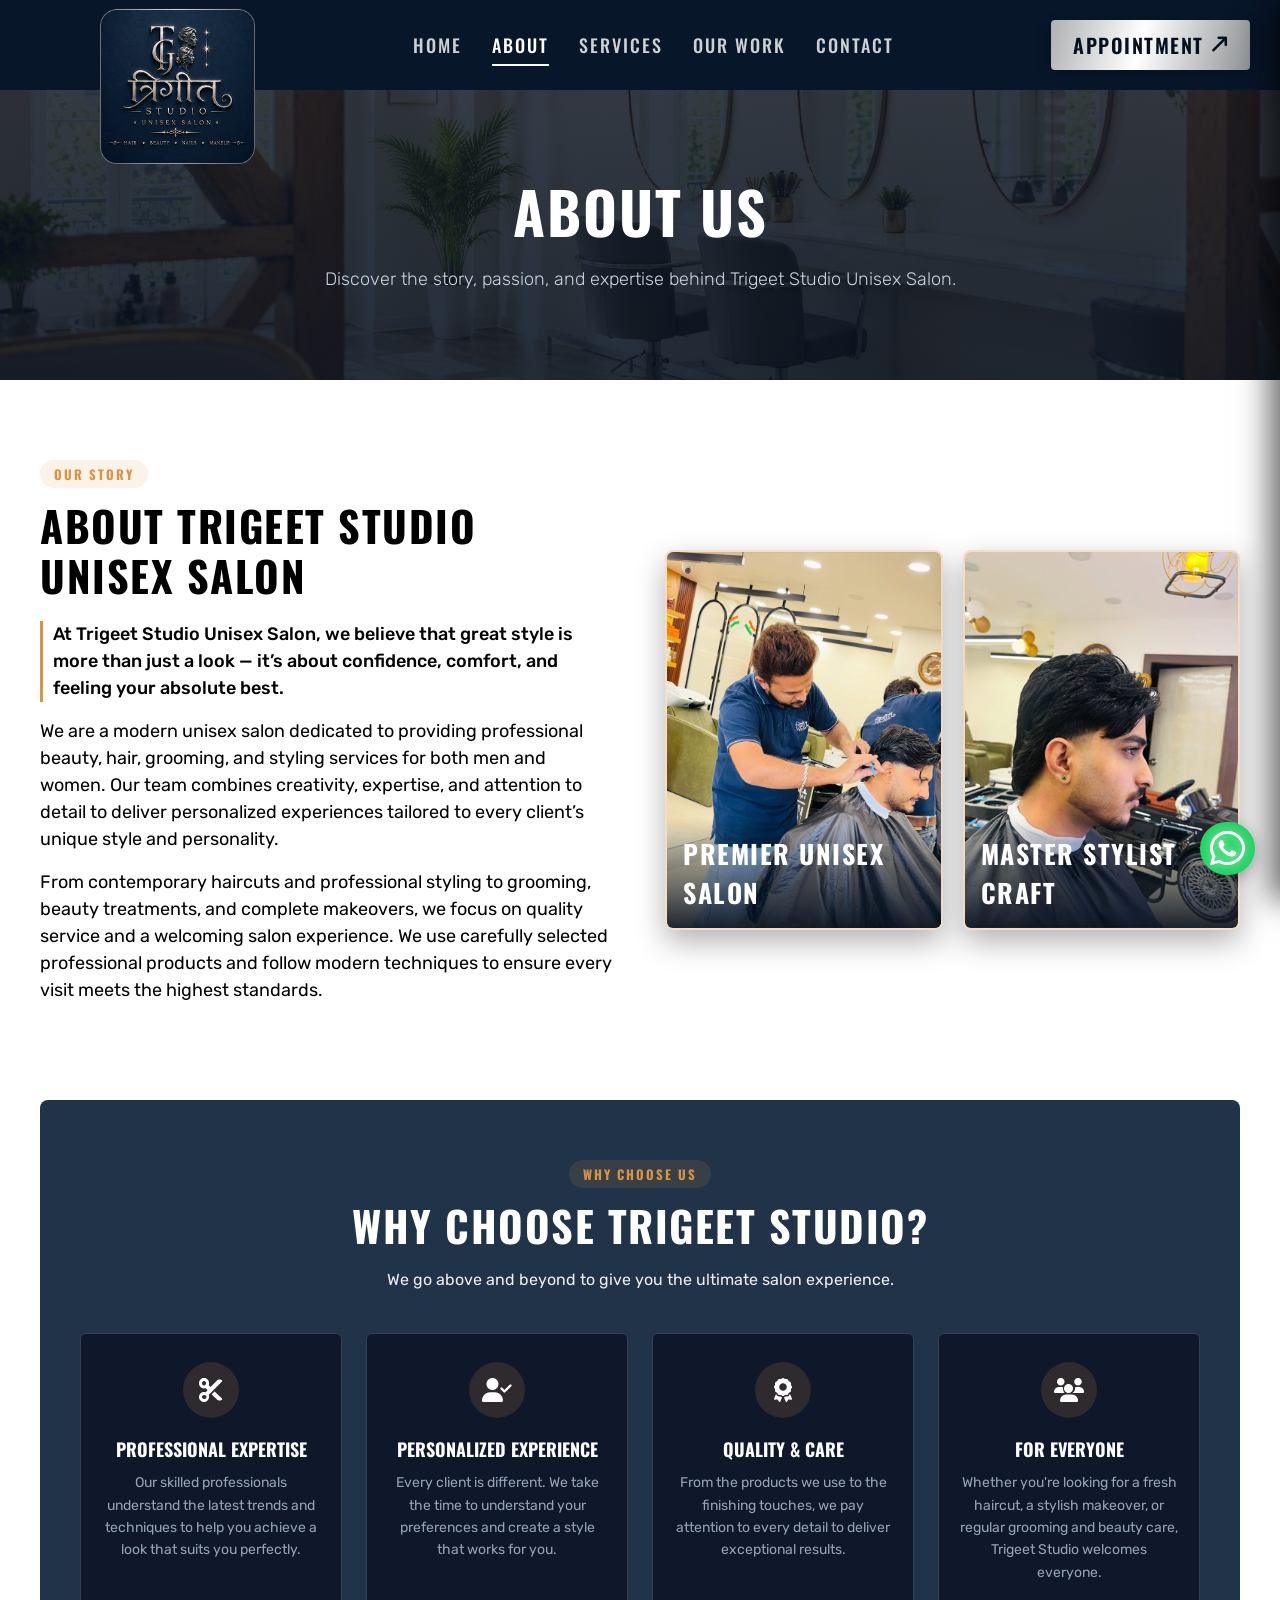
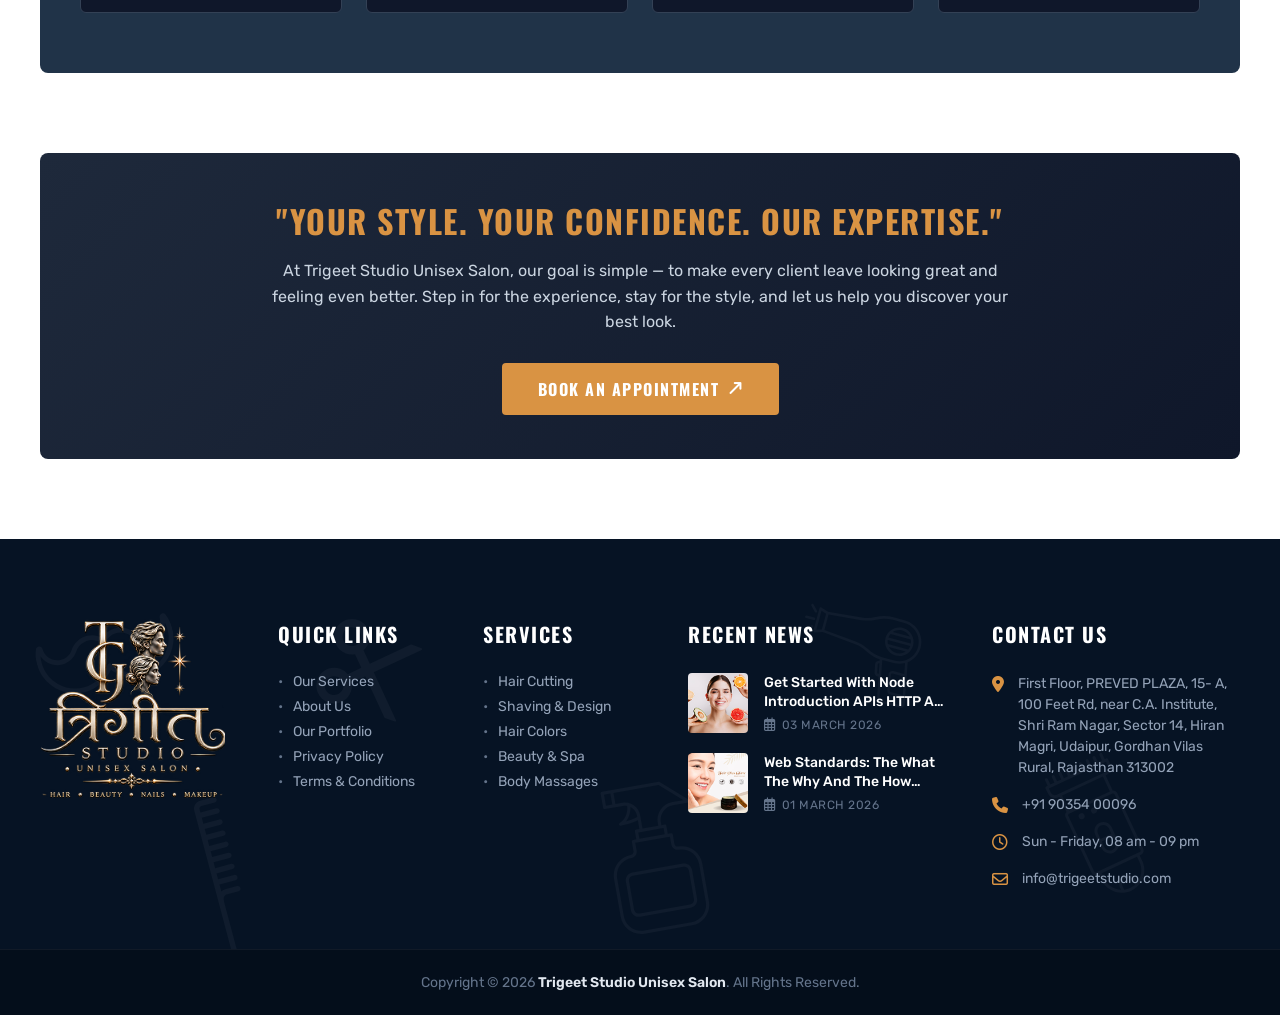
<file: about.html>
<!DOCTYPE html>
<html lang="en">

<head>
    <meta charset="UTF-8">
    <meta name="viewport" content="width=device-width, initial-scale=1.0">
    <title>About Us - Trigeet Studio</title>

    <!-- Google Fonts: Oswald & Rubik -->
    <link rel="preconnect" href="https://fonts.googleapis.com">
    <link rel="preconnect" href="https://fonts.gstatic.com" crossorigin>
    <link rel="icon" href="assets/favicon.ico">
    <link rel="stylesheet" href="https://cdnjs.cloudflare.com/ajax/libs/animate.css/4.1.1/animate.min.css" />
    <link
        href="https://fonts.googleapis.com/css2?family=Oswald:wght@300;400;500;600;700&family=Rubik:ital,wght@0,300;0,400;0,500;0,600;1,300&display=swap"
        rel="stylesheet">

    <!-- FontAwesome 6.5.1 -->
    <link rel="stylesheet" href="https://cdnjs.cloudflare.com/ajax/libs/font-awesome/6.5.1/css/all.min.css">

    <!-- Custom Style -->
    <link rel="stylesheet" href="style/style.css">
</head>

<body>



    <!-- Main Navigation Header -->
    <header class="site-header">
        <div class="header-container">
            <!-- Brand Logo Box (Vertical for Desktop, Horizontal for Tablet/Mobile) -->
            <a href="index.html" class="brand-logo-wrapper">
                <div class="logo-card">
                    <img src="assets/logo-vertical.png" alt="Trigeet Studio Logo" class="logo-vertical">
                    <img src="assets/logo-horizontal.png" alt="Trigeet Studio Logo" class="logo-horizontal">
                </div>
            </a>

            <!-- Desktop Center Navigation Links -->
            <nav class="desktop-nav">
                <ul class="nav-links">
                    <li><a href="index.html" class="nav-link">HOME</a></li>
                    <li><a href="about.html" class="nav-link active">ABOUT</a></li>
                    <li><a href="service.html" class="nav-link">SERVICES</a></li>
                    <li><a href="our-work.html" class="nav-link">OUR WORK</a></li>
                    <li><a href="contact.html" class="nav-link">CONTACT</a></li>
                </ul>
            </nav>

            <!-- Desktop Right Action Button -->
            <div class="header-action">
                <a href="appointment.html" class="btn-top-appointment">
                    APPOINTMENT <i class="fa-solid fa-arrow-up-long fa-rotate-by" style="--fa-rotate-angle: 45deg;"></i>
                </a>
            </div>

            <!-- Mobile & Tablet Hamburger Toggle -->
            <button class="burger-btn" id="burgerBtn" aria-label="Open menu">
                <i class="fa-solid fa-bars"></i>
            </button>
        </div>
    </header>

    <!-- Side Panel Backdrop Overlay -->
    <div class="side-panel-overlay" id="panelOverlay"></div>

    <!-- Responsive Drawer Side Panel -->
    <aside class="side-panel" id="sidePanel">
        <div class="side-panel-header">
            <img src="assets/logo-horizontal.png" alt="Trigeet Studio Logo" class="panel-logo">
            <button class="close-btn" id="closePanelBtn" aria-label="Close menu">
                <i class="fa-solid fa-xmark"></i>
            </button>
        </div>
        <div class="side-panel-body">
            <ul class="side-nav-links">
                <li><a href="index.html" class="side-link">HOME</a></li>
                <li><a href="about.html" class="side-link active">ABOUT</a></li>
                <li><a href="service.html" class="side-link">SERVICES</a></li>
                <li><a href="our-work.html" class="side-link">OUR WORK</a></li>
                <li><a href="contact.html" class="side-link">CONTACT</a></li>
            </ul>

            <div class="side-cta-wrapper">
                <a href="appointment.html" class="btn-side-appointment">
                    APPOINTMENT <i class="fa-solid fa-arrow-up-long fa-rotate-by" style="--fa-rotate-angle: 45deg;"></i>
                </a>
            </div>

            <div class="side-socials">
                <a href="#" aria-label="YouTube"><i class="fa-brands fa-youtube"></i></a>
                <a href="#" aria-label="Instagram"><i class="fa-brands fa-instagram"></i></a>
                <a href="#" aria-label="Twitter"><i class="fa-brands fa-twitter"></i></a>
                <a href="#" aria-label="Facebook"><i class="fa-brands fa-facebook-f"></i></a>
            </div>
        </div>
    </aside>

    <main>
        <!-- About Page Hero Section (Same as service.html hero) -->
        <section class="page-hero-section">
            <div class="page-hero-content">
                <h1 class="page-hero-title">ABOUT US</h1>
                <p class="page-hero-desc">Discover the story, passion, and expertise behind Trigeet Studio Unisex Salon.
                </p>
            </div>
        </section>

        <!-- Main About Story & Showcase Section -->
        <section class="about-page-main-section">
            <div class="about-page-container">
                <!-- Top Split Block: Story Text & Dual Images -->
                <div class="about-story-grid">
                    <!-- Left Story Content -->
                    <div class="about-story-content">
                        <span class="about-badge">OUR STORY</span>
                        <h2 class="about-section-heading">About Trigeet Studio Unisex Salon</h2>
                        <p class="about-paragraph highlight">
                            At Trigeet Studio Unisex Salon, we believe that great style is more than just a look — it’s
                            about confidence, comfort, and feeling your absolute best.
                        </p>
                        <p class="about-paragraph">
                            We are a modern unisex salon dedicated to providing professional beauty, hair, grooming, and
                            styling services for both men and women. Our team combines creativity, expertise, and
                            attention to detail to deliver personalized experiences tailored to every client’s unique
                            style and personality.
                        </p>
                        <p class="about-paragraph">
                            From contemporary haircuts and professional styling to grooming, beauty treatments, and
                            complete makeovers, we focus on quality service and a welcoming salon experience. We use
                            carefully selected professional products and follow modern techniques to ensure every visit
                            meets the highest standards.
                        </p>
                    </div>

                    <!-- Right Side Dual Image Showcase (gallery-new3.png & about-left.jpg) -->
                    <div class="about-images-wrapper">
                        <div class="about-img-card card-primary">
                            <img src="assets/about-left.jpg" alt="Trigeet Studio Salon Ambiance"
                                class="about-feature-img">
                            <div class="about-img-overlay">
                                <span class="img-caption">PREMIER UNISEX SALON</span>
                            </div>
                        </div>
                        <div class="about-img-card card-secondary">
                            <img src="assets/gallery-new3.png" alt="Trigeet Studio Styling Gallery"
                                class="about-feature-img">
                            <div class="about-img-overlay">
                                <span class="img-caption">MASTER STYLIST CRAFT</span>
                            </div>
                        </div>
                    </div>
                </div>

                <!-- Middle Block: Why Choose Trigeet Studio -->
                <div class="why-choose-block">
                    <div class="why-choose-header">
                        <span class="about-badge">WHY CHOOSE US</span>
                        <h2 class="about-section-heading differen-color">Why Choose Trigeet Studio?</h2>
                        <p class="why-choose-subtitle">We go above and beyond to give you the ultimate salon experience.
                        </p>
                    </div>

                    <div class="why-choose-grid">
                        <!-- Feature 1 -->
                        <div class="why-card">
                            <div class="why-icon">
                                <i class="fa-solid fa-scissors"></i>
                            </div>
                            <h3>Professional Expertise</h3>
                            <p>Our skilled professionals understand the latest trends and techniques to help you achieve
                                a look that suits you perfectly.</p>
                        </div>

                        <!-- Feature 2 -->
                        <div class="why-card">
                            <div class="why-icon">
                                <i class="fa-solid fa-user-check"></i>
                            </div>
                            <h3>Personalized Experience</h3>
                            <p>Every client is different. We take the time to understand your preferences and create a
                                style that works for you.</p>
                        </div>

                        <!-- Feature 3 -->
                        <div class="why-card">
                            <div class="why-icon">
                                <i class="fa-solid fa-award"></i>
                            </div>
                            <h3>Quality & Care</h3>
                            <p>From the products we use to the finishing touches, we pay attention to every detail to
                                deliver exceptional results.</p>
                        </div>

                        <!-- Feature 4 -->
                        <div class="why-card">
                            <div class="why-icon">
                                <i class="fa-solid fa-users"></i>
                            </div>
                            <h3>For Everyone</h3>
                            <p>Whether you're looking for a fresh haircut, a stylish makeover, or regular grooming and
                                beauty care, Trigeet Studio welcomes everyone.</p>
                        </div>
                    </div>
                </div>

                <!-- Bottom Tagline & Goal Callout Banner -->
                <div class="about-callout-banner">
                    <div class="callout-inner">
                        <h3 class="callout-tagline">"Your Style. Your Confidence. Our Expertise."</h3>
                        <p class="callout-desc">
                            At Trigeet Studio Unisex Salon, our goal is simple — to make every client leave looking
                            great and feeling even better. Step in for the experience, stay for the style, and let us
                            help you discover your best look.
                        </p>
                        <a href="appointment.html" class="btn-about-appointment">
                            BOOK AN APPOINTMENT <i class="fa-solid fa-arrow-up-long fa-rotate-by"
                                style="--fa-rotate-angle: 45deg;"></i>
                        </a>
                    </div>
                </div>
            </div>
        </section>
    </main>

    <footer class="site-footer">
        <!-- SVG Icons Background Overlay -->
        <div class="footer-svg-bg" aria-hidden="true">
            <div class="footer-svg-item item-1">
                <svg fill="currentColor" viewBox="0 0 512 512">
                    <path
                        d="M501.546,161.19c-2.248-5.548-7.922-8.608-13.78-7.432c-5.895,1.175-9.974,6.198-9.921,12.205l0.001,0.147 c0,30.7-24.977,55.676-55.678,55.676c-18.664,0-35.998-9.286-46.366-24.841c-0.039-0.058-0.078-0.116-0.12-0.173l-2.284-3.257 c-0.053-0.076-0.108-0.152-0.164-0.225c-15.56-20.766-40.338-32.646-66.285-31.732c-18.938,0.655-37.038,8.246-50.95,21.137 c-13.912-12.891-32.012-20.482-50.95-21.137c-25.925-0.915-50.725,10.966-66.285,31.732c-0.056,0.075-0.11,0.149-0.164,0.225 l-2.284,3.257c-0.04,0.058-0.079,0.116-0.12,0.173c-10.368,15.555-27.701,24.841-46.366,24.841 c-30.7,0-55.678-24.976-55.678-55.676v-0.14c0.055-6.013-4.025-11.036-9.92-12.213c-5.866-1.174-11.532,1.885-13.78,7.43 C3.518,178.303,0,196.422,0,215.043c0,38.466,15.257,74.682,42.961,101.977c27.718,27.307,64.178,42.002,102.665,41.455 c43.337-0.646,83.732-20.802,110.373-54.515c26.641,33.713,67.037,53.869,110.373,54.515c0.724,0.011,1.444,0.017,2.167,0.017 c37.688,0,73.303-14.678,100.499-41.472C496.742,289.725,512,253.508,512,215.043C512,196.422,508.483,178.303,501.546,161.19z M456.565,304.359c-24.3,23.939-56.264,36.812-89.928,36.346c-41.686-0.621-80.27-21.855-103.209-56.8 c-1.642-2.501-4.435-4.01-7.429-4.01s-5.786,1.507-7.429,4.01c-22.94,34.943-61.524,56.178-103.209,56.8 c-33.702,0.463-65.627-12.406-89.928-36.346c-24.285-23.927-37.66-55.648-37.66-89.316c0-8.558,0.847-16.992,2.527-25.242 c9.878,28.911,37.317,49.758,69.531,49.758c24.584,0,47.414-12.209,61.094-32.662l2.145-3.058 c12.081-16.05,31.277-25.221,51.367-24.52c17.187,0.595,33.505,8.596,44.772,21.951c1.688,2.001,4.174,3.157,6.793,3.157 s5.104-1.155,6.793-3.157c11.266-13.355,27.585-21.356,44.771-21.951c20.119-0.68,39.285,8.471,51.367,24.52l2.145,3.058 c13.679,20.455,36.51,32.662,61.094,32.662c32.215,0,59.652-20.847,69.531-49.758c1.68,8.248,2.527,16.683,2.527,25.242 C494.227,248.711,480.852,280.432,456.565,304.359z" />
                </svg>
            </div>
            <div class="footer-svg-item item-2">
                <svg fill="currentColor" viewBox="0 0 1024 1024">
                    <path
                        d="M567.1 512l318.5-319.3c5-5 1.5-13.7-5.6-13.7h-90.5c-2.1 0-4.2.8-5.6 2.3l-273.3 274-90.2-90.5c12.5-22.1 19.7-47.6 19.7-74.8 0-83.9-68.1-152-152-152s-152 68.1-152 152 68.1 152 152 152c27.7 0 53.6-7.4 75.9-20.3l90 90.3-90.1 90.3A151.04 151.04 0 0 0 288 582c-83.9 0-152 68.1-152 152s68.1 152 152 152 152-68.1 152-152c0-27.2-7.2-52.7-19.7-74.8l90.2-90.5 273.3 274c1.5 1.5 3.5 2.3 5.6 2.3H880c7.1 0 10.7-8.6 5.6-13.7L567.1 512zM288 370c-44.1 0-80-35.9-80-80s35.9-80 80-80 80 35.9 80 80-35.9 80-80 80zm0 444c-44.1 0-80-35.9-80-80s35.9-80 80-80 80 35.9 80 80-35.9 80-80 80z" />
                </svg>
            </div>
            <div class="footer-svg-item item-3">
                <svg fill="currentColor" viewBox="0 0 100 100">
                    <path
                        d="M65,46c-1.1,0-2-0.9-2-2v-6c0-0.6-0.4-1-1-1h-2v-5c0-0.6-0.4-1-1-1h-2v-1.8c0-2.5,1-4.8,2.7-6.5s4.1-2.7,6.5-2.7H76 c0.4,0,0.8-0.3,0.9-0.6c0.1-0.4,0-0.8-0.3-1.1l-16-14C60.5,4.1,60.2,4,60,4H24c-0.6,0-1,0.4-1,1v9c0,0.6,0.4,1,1,1h11.4 c0.9,0,1.8,0.2,2.6,0.5c-0.1,1.7-0.9,7.3-6.4,9.6c-0.4,0.2-0.7,0.7-0.6,1.1c0.1,0.5,0.5,0.8,1,0.8c0.3,0,6.7,0,11-1.5l0,5.5h-2 c-0.6,0-1,0.4-1,1v5h-2c-0.6,0-1,0.4-1,1v6c0,1.1-0.9,2-2,2c-7.2,0-13,5.8-13,13v24c0,7.2,5.8,13,13,13h30c7.2,0,13-5.8,13-13V59 C78,51.8,72.2,46,65,46z M25,6h4v7h-4V6z M35.7,24.8c3-2.7,3.9-6.3,4.2-8.3c0.7,0.5,1.3,1.2,1.8,1.9c0.8,1.2,1.3,2.7,1.3,4.2 l0,0.8C40.9,24.2,38,24.6,35.7,24.8z M45,24C45,24,45,23.9,45,24l0-1.4c0-1.9-0.6-3.7-1.6-5.3c-1.8-2.7-4.8-4.3-8-4.3H31V6h28.6 l13.7,12h-7.1c-3,0-5.8,1.2-7.9,3.3S55,26.2,55,29.2V31H45L45,24z M42,33h2h12h2v4H42V33z M76,83c0,6.1-4.9,11-11,11H35 c-6.1,0-11-4.9-11-11V59c0-6.1,4.9-11,11-11c2.2,0,4-1.8,4-4v-5h2h18h2v5c0,2.2,1.8,4,4,4c6.1,0,11,4.9,11,11V83z" />
                    <path
                        d="M66,57H34c-2.8,0-5,2.2-5,5v18c0,2.8,2.2,5,5,5h32c2.8,0,5-2.2,5-5V62C71,59.2,68.8,57,66,57z M69,80c0,1.7-1.3,3-3,3H34 c-1.7,0-3-1.3-3-3V62c0-1.7,1.3-3,3-3h32c1.7,0,3,1.3,3,3V80z" />
                </svg>
            </div>
            <div class="footer-svg-item item-4">
                <svg fill="currentColor" viewBox="0 0 100 100">
                    <path d="M11,33H5c-0.6,0-1,0.4-1,1s0.4,1,1,1h6c0.6,0,1-0.4,1-1S11.6,33,11,33z" />
                    <path
                        d="M10.3,28.7c0.2,0.2,0.5,0.3,0.7,0.3c0.2,0,0.5-0.1,0.7-0.3c0.4-0.4,0.4-1,0-1.4l-3.8-4c-0.4-0.4-1-0.4-1.4,0 c-0.4,0.4-0.4,1,0,1.4L10.3,28.7z" />
                    <path
                        d="M10.3,39.3l-4,4c-0.4,0.4-0.4,1,0,1.4C6.5,44.9,6.7,45,7,45s0.5-0.1,0.7-0.3l4-4c0.4-0.4,0.4-1,0-1.4S10.7,38.9,10.3,39.3 z" />
                    <path
                        d="M89.3,47.5c4.1-3.1,6.7-8,6.7-13.5c0-9.4-7.6-17-17-17h-9.1c-4.7,0-9.4,1.2-13.5,3.4c-3.1,1.7-6.5,2.8-10.1,3.1L20.1,26 l-5.8-1.9C14,24,13.7,24,13.4,24.2C13.2,24.4,13,24.7,13,25v18c0,0.3,0.2,0.6,0.4,0.8c0.2,0.1,0.4,0.2,0.6,0.2 c0.1,0,0.2,0,0.3-0.1l5.8-1.9l26.2,2.5c3.6,0.3,7,1.4,10.1,3.1c3.5,1.9,7.5,3.1,11.5,3.4l0.2,1.1c-0.8,0.1-1.5,0.5-2,1.1 c-0.6,0.7-0.8,1.6-0.6,2.5l1.2,6c0.3,1.4,1.5,2.4,3,2.4h0.8l3.2,16.6C74,82,75.2,83,76.6,83h15.9c0.9,0,1.7-0.4,2.3-1.1 c0.6-0.7,0.8-1.6,0.6-2.5L89.3,47.5z M92.2,73h-9.6c-0.5,0-0.9-0.3-1-0.8l-2.3-12c-0.1-0.4,0.1-0.7,0.2-0.8S80,59,80.4,59h9.1 L92.2,73z M15,26.4l4,1.3v12.6l-4,1.3V26.4z M46.5,42.5L21,40.1V27.9l25.5-2.4c3.8-0.4,7.5-1.5,10.9-3.3c3.8-2.1,8.2-3.2,12.5-3.2 H79c8.3,0,15,6.7,15,15s-6.7,15-15,15h-9.1c-4.4,0-8.7-1.1-12.5-3.2C54,44,50.4,42.8,46.5,42.5z M69.7,62c-0.5,0-0.9-0.3-1-0.8 l-1.2-6c-0.1-0.3,0-0.6,0.2-0.9c0.2-0.2,0.5-0.4,0.8-0.4h0l1.6,8H69.7z M93.3,80.6c-0.2,0.2-0.5,0.4-0.8,0.4H76.6 c-0.5,0-0.9-0.3-1-0.8L70,51h9c3.1,0,6-0.8,8.5-2.3l1.6,8.3h-8.7c-0.9,0-1.7,0.4-2.3,1.1c-0.6,0.7-0.8,1.6-0.6,2.5l2.3,12 C80,74,81.2,75,82.7,75h10l0.9,4.8C93.6,80.1,93.5,80.4,93.3,80.6z" />
                    <path
                        d="M79,45c6.1,0,11-4.9,11-11s-4.9-11-11-11s-11,4.9-11,11S72.9,45,79,45z M79,43c-2.7,0-5-1.2-6.7-3h13.4 C84,41.8,81.7,43,79,43z M70.1,35h17.9c-0.1,1.1-0.4,2.1-0.9,3c0,0,0,0,0,0H71c0,0,0,0,0,0C70.5,37.1,70.2,36.1,70.1,35z M71,30 C71,30,71,30,71,30l16,0c0,0,0,0,0,0c0.5,0.9,0.8,1.9,0.9,3H70.1C70.2,31.9,70.5,30.9,71,30z M79,25c2.7,0,5,1.2,6.7,3H72.3 C74,26.2,76.3,25,79,25z" />
                </svg>
            </div>
            <div class="footer-svg-item item-5">
                <svg fill="currentColor" viewBox="0 0 100 100">
                    <path
                        d="M72,9h-1V5c0-0.6-0.4-1-1-1s-1,0.4-1,1v4h-3V5c0-0.6-0.4-1-1-1s-1,0.4-1,1v4h-3V5c0-0.6-0.4-1-1-1s-1,0.4-1,1v4h-3V5 c0-0.6-0.4-1-1-1s-1,0.4-1,1v4h-3V5c0-0.6-0.4-1-1-1s-1,0.4-1,1v4h-3V5c0-0.6-0.4-1-1-1s-1,0.4-1,1v4h-3V5c0-0.6-0.4-1-1-1 s-1,0.4-1,1v4h-3V5c0-0.6-0.4-1-1-1s-1,0.4-1,1v4h-3V5c0-0.6-0.4-1-1-1s-1,0.4-1,1v4h-1c-0.6,0-1,0.4-1,1v4c0,2.8,2.2,5,5,5h1 v11.2c-1.2,0.4-2,1.5-2,2.8v41c0,1.7,1.3,3,3,3h1v4c0,8.3,6.7,15,15,15s15-6.7,15-15v-4h1c1.7,0,3-1.3,3-3V33c0-1.3-0.8-2.4-2-2.8 V19h1c2.8,0,5-2.2,5-5v-4C73,9.4,72.6,9,72,9z M46,93.4V91c0-2.2,1.8-4,4-4s4,1.8,4,4v2.4c-1.3,0.4-2.6,0.6-4,0.6 S47.3,93.8,46,93.4z M63,81c0,5-2.8,9.3-7,11.5V91c0-3.3-2.7-6-6-6s-6,2.7-6,6v1.5c-4.2-2.2-7-6.5-7-11.5v-4h26V81z M67,74 c0,0.6-0.4,1-1,1h-2H36h-2c-0.6,0-1-0.4-1-1V33c0-0.6,0.4-1,1-1h32c0.6,0,1,0.4,1,1V74z M65,30H35V19h30V30z M71,14 c0,1.7-1.3,3-3,3h-2H34h-2c-1.7,0-3-1.3-3-3v-3h42V14z" />
                    <path
                        d="M50,46c-3.3,0-6,2.7-6,6v10c0,3.3,2.7,6,6,6s6-2.7,6-6V52C56,48.7,53.3,46,50,46z M50,48c2.2,0,4,1.8,4,4v4h-8v-4 C46,49.8,47.8,48,50,48z M50,66c-2.2,0-4-1.8-4-4v-4h8v4C54,64.2,52.2,66,50,66z" />
                    <circle cx="50" cy="37" r="2" />
                    <circle cx="59" cy="37" r="2" />
                    <circle cx="41" cy="37" r="2" />
                </svg>
            </div>
            <div class="footer-svg-item item-6">
                <svg fill="currentColor" viewBox="0 0 511.984 511.984">
                    <path
                        d="M476.88,493.808L320.976,337.221c-0.533-1.323-1.344-2.539-2.411-3.584c-0.064-0.064-6.336-6.464-6.379-14.187 c-0.043-4.523,2.091-8.853,6.507-13.269l32-32c4.16-4.16,4.16-10.923,0-15.083c-4.16-4.16-10.923-4.16-15.083,0l-32,32 c-6.123,6.123-9.259,12.181-10.965,17.664l-20.224-20.309l46.251-46.251c4.16-4.16,4.16-10.923,0-15.083 c-4.16-4.16-10.923-4.16-15.083,0l-46.229,46.229l-16.875-16.96l46.187-46.187c4.16-4.16,4.16-10.923,0-15.083 c-4.16-4.16-10.923-4.16-15.083,0l-46.144,46.144l-16.875-16.96l46.123-46.123c4.16-4.16,4.16-10.923,0-15.083 c-4.16-4.16-10.923-4.16-15.083,0l-46.08,46.08l-16.896-16.939l46.037-46.037c4.16-4.16,4.16-10.923,0-15.083 c-4.16-4.16-10.923-4.16-15.083,0l-46.016,45.995l-16.875-16.939l45.973-45.973c4.16-4.16,4.16-10.923,0-15.083 c-4.16-4.16-10.923-4.16-15.083,0l-45.931,45.931l-16.896-16.96l45.909-45.909c4.16-4.16,4.16-10.923,0-15.083 c-4.16-4.16-10.923-4.16-15.083,0l-45.867,45.867L80.848,96.027l45.824-45.824c4.16-4.16,4.16-10.923,0-15.083 c-4.16-4.16-10.923-4.16-15.083,0L65.787,80.923l-9.344-9.387c-4.16-4.16-4.16-10.923,0-15.083l38.251-38.251 c4.16-4.16,4.16-10.923,0-15.083c-4.16-4.16-10.923-4.16-15.083,0L41.36,41.371c-12.48,12.48-12.48,32.768-0.021,45.227 l420.416,422.251c2.069,2.091,4.821,3.136,7.552,3.136c2.709,0,5.44-1.045,7.531-3.093 C481.019,504.731,481.04,497.968,476.88,493.808z" />
                </svg>
            </div>
        </div>

        <div class="footer-container">
            <!-- 5 Columns Grid -->
            <div class="footer-grid">
                <!-- Column 1: Brand Logo -->
                <div class="footer-col footer-col-logo">
                    <a href="#" class="footer-logo-link">
                        <img src="assets/footer-logo-new.png" alt="Trigeet Studio Logo" class="footer-logo-img">
                    </a>
                </div>

                <!-- Column 2: Quick Links -->
                <div class="footer-col">
                    <h4 class="footer-col-title">QUICK LINKS</h4>
                    <ul class="footer-links-list">
                        <li><span class="bullet">•</span> <a href="service.html">Our Services</a></li>
                        <li><span class="bullet">•</span> <a href="about.html">About Us</a></li>
                        <li><span class="bullet">•</span> <a href="our-work.html">Our Portfolio</a></li>
                        <li><span class="bullet">•</span> <a href="privacy.html">Privacy Policy</a></li>
                        <li><span class="bullet">•</span> <a href="terms.html">Terms & Conditions</a></li>
                    </ul>
                </div>

                <!-- Column 3: Services -->
                <div class="footer-col">
                    <h4 class="footer-col-title">SERVICES</h4>
                    <ul class="footer-links-list">
                        <li><span class="bullet">•</span> <a href="#services">Hair Cutting</a></li>
                        <li><span class="bullet">•</span> <a href="#services">Shaving & Design</a></li>
                        <li><span class="bullet">•</span> <a href="#services">Hair Colors</a></li>
                        <li><span class="bullet">•</span> <a href="#services">Beauty & Spa</a></li>
                        <li><span class="bullet">•</span> <a href="#services">Body Massages</a></li>
                    </ul>
                </div>

                <!-- Column 4: Recent News -->
                <div class="footer-col footer-col-news">
                    <h4 class="footer-col-title">RECENT NEWS</h4>
                    <div class="footer-news-list">
                        <div class="news-item">
                            <img src="assets/price1.png" alt="Node Intro News" class="news-img">
                            <div class="news-content">
                                <a href="#" class="news-title">Get Started With Node Introduction APIs HTTP And ES6
                                    JavaScript</a>
                                <span class="news-date"><i class="fa-regular fa-calendar-days"></i> 03 MARCH 2026</span>
                            </div>
                        </div>
                        <div class="news-item">
                            <img src="assets/price3.png" alt="CSS News" class="news-img">
                            <div class="news-content">
                                <a href="#" class="news-title">Web Standards: The What The Why And The How Learn CSS</a>
                                <span class="news-date"><i class="fa-regular fa-calendar-days"></i> 01 MARCH 2026</span>
                            </div>
                        </div>
                    </div>
                </div>

                <!-- Column 5: Contact Us -->
                <div class="footer-col footer-col-contact">
                    <h4 class="footer-col-title">CONTACT US</h4>
                    <ul class="footer-contact-list">
                        <li>
                            <i class="fa-solid fa-location-dot contact-icon"></i>
                            <span>First Floor, PREVED PLAZA, 15- A, 100 Feet Rd, near C.A. Institute, Shri Ram Nagar,
                                Sector 14, Hiran Magri, Udaipur, Gordhan Vilas Rural, Rajasthan 313002</span>
                        </li>
                        <li>
                            <i class="fa-solid fa-phone contact-icon"></i>
                            <span>+91 90354 00096</span>
                        </li>
                        <li>
                            <i class="fa-regular fa-clock contact-icon"></i>
                            <span>Sun - Friday, 08 am - 09 pm</span>
                        </li>
                        <li>
                            <i class="fa-regular fa-envelope contact-icon"></i>
                            <span>info@trigeetstudio.com</span>
                        </li>
                    </ul>
                </div>
            </div>
        </div>

        <!-- Footer Bottom Bar -->
        <div class="footer-bottom">
            <div class="footer-bottom-container">
                <p class="copyright-text">
                    Copyright © 2026 <strong class="brand-name">Trigeet Studio Unisex Salon</strong>. All Rights
                    Reserved.
                </p>
            </div>
        </div>
    </footer>
    <style>
        .whatsapp-float-btn {
            position: fixed;
            bottom: 25px;
            right: 25px;
            z-index: 99999;
            display: flex;
            align-items: center;
            gap: 10px;
            background-color: #25D366;
            color: #ffffff;
            padding: 6px 10px 7px 10px;
            border-radius: 50px;
            text-decoration: none;
            font-family: 'Rubik', sans-serif;
            font-weight: 500;
            font-size: 15px;
            box-shadow: 0 4px 15px rgba(0, 0, 0, 0.3);
            transition: transform 0.3s ease, background-color 0.3s ease;
            animation: whatsapp-glow 2s infinite;
        }

        .whatsapp-float-btn:hover {
            transform: translateY(-3px) scale(1.03);
            background-color: #20ba5a;
            color: #ffffff;
        }

        .whatsapp-float-btn i {
            font-size: 40px;
            filter: drop-shadow(0 0 5px rgba(255, 255, 255, 0.6));
        }

        @keyframes whatsapp-glow {
            0% {
                box-shadow: 0 0 0 0 rgba(37, 211, 102, 0.7);
            }

            70% {
                box-shadow: 0 0 0 14px rgba(37, 211, 102, 0);
            }

            100% {
                box-shadow: 0 0 0 0 rgba(37, 211, 102, 0);
            }
        }

        @media (max-width: 576px) {
            .whatsapp-float-btn {
                bottom: 15px;
                right: 15px;
                padding: 10px 12px 10px 12px;
                font-size: 13px;
                gap: 8px;
            }

            .whatsapp-float-btn i {
                font-size: 36px;
            }
        }
    </style>

    <a href="https://wa.me/919717202195" class="whatsapp-float-btn" target="_blank" rel="noopener noreferrer"
        aria-label="Chat on WhatsApp with +91 9717202195">
        <i class="fa-brands fa-whatsapp"></i>
    </a>

    <!-- Script File -->
    <script type="module" src="script/script.js"></script>

</body>

</html>
</file>
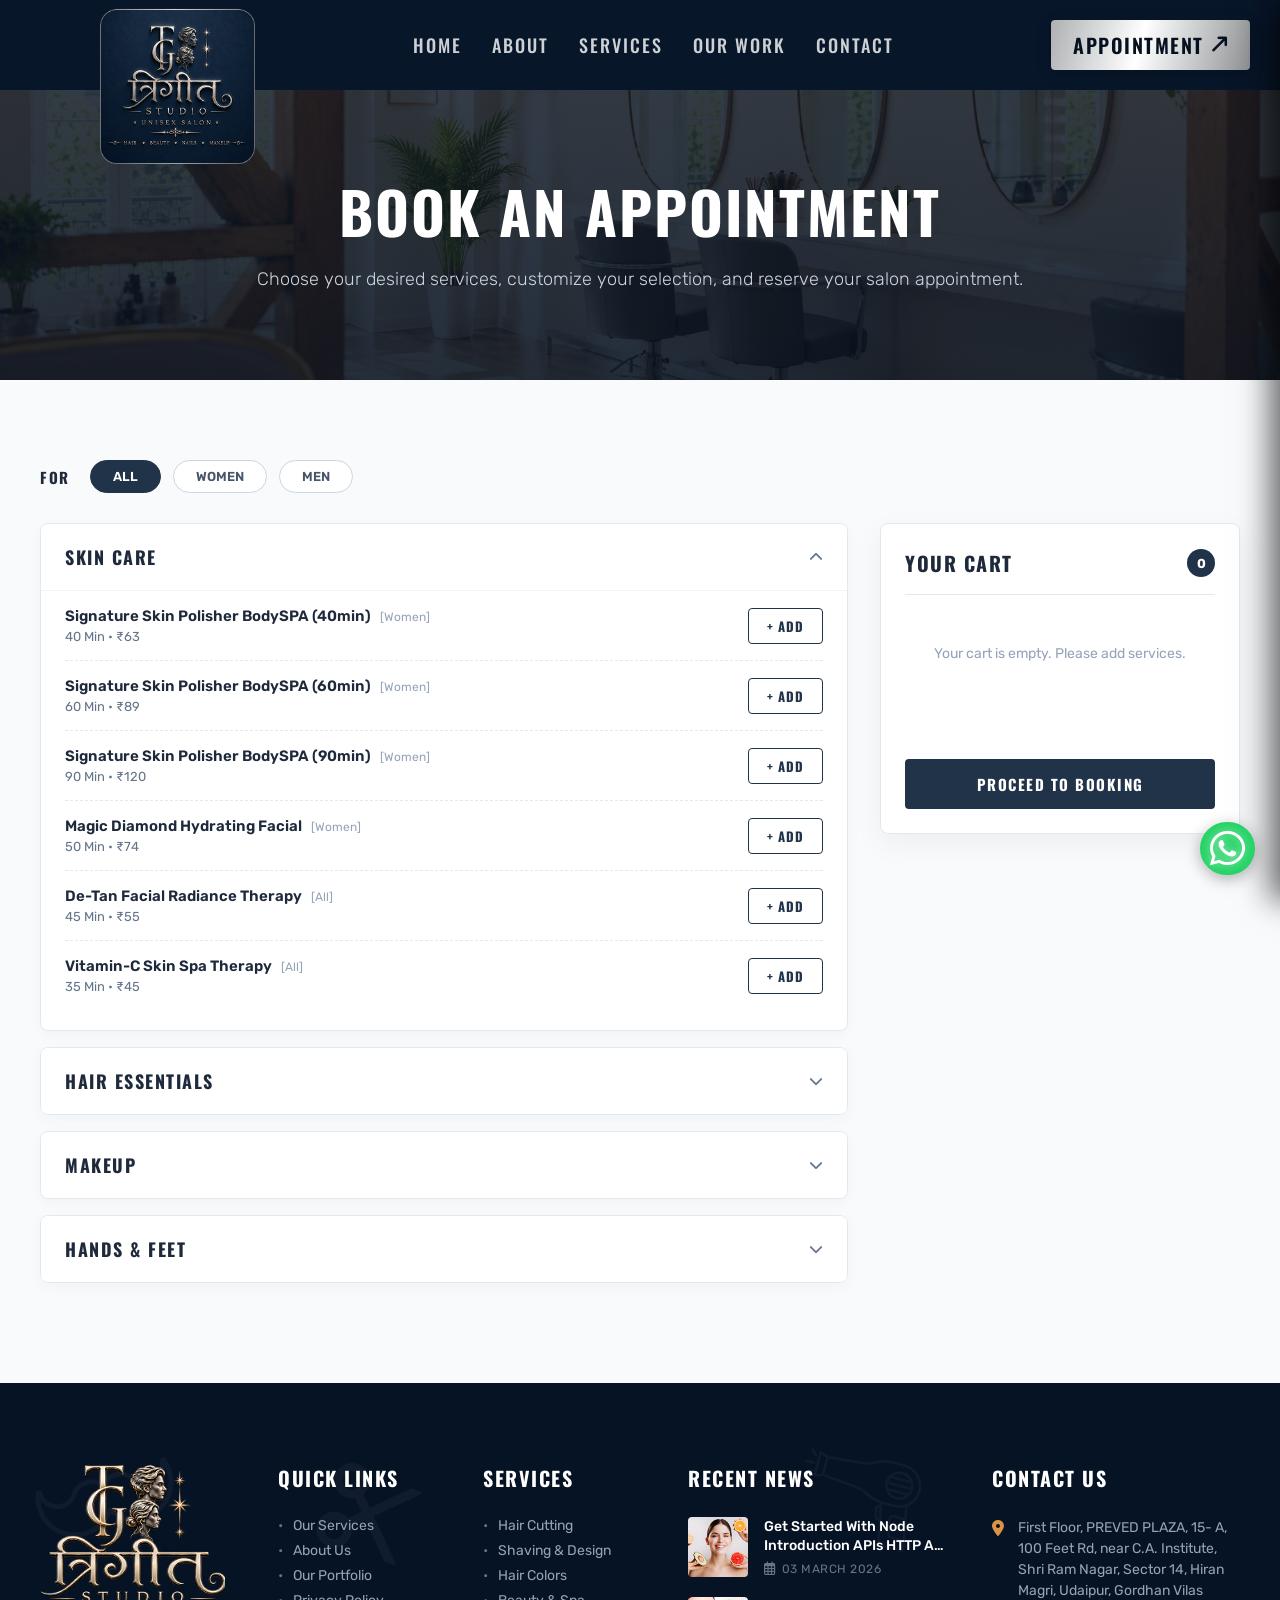
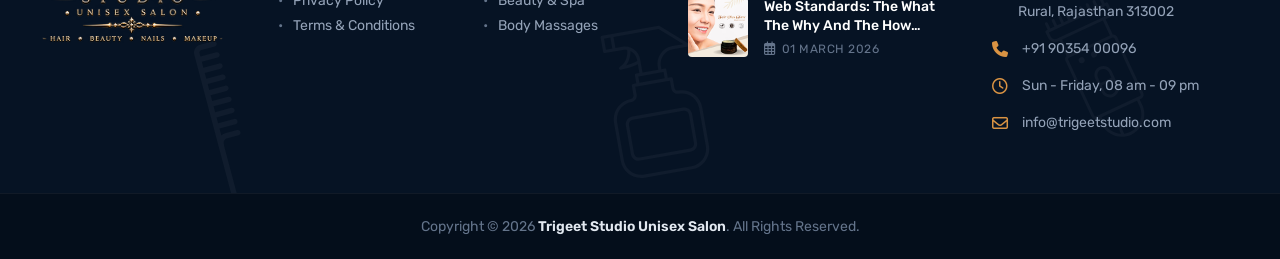
<file: appointment.html>
<!DOCTYPE html>
<html lang="en">

<head>
    <meta charset="UTF-8">
    <meta name="viewport" content="width=device-width, initial-scale=1.0">
    <title>Appointment - Trigeet Studio</title>

    <!-- Google Fonts: Oswald & Rubik -->
    <link rel="preconnect" href="https://fonts.googleapis.com">
    <link rel="preconnect" href="https://fonts.gstatic.com" crossorigin>
    <link rel="icon" href="assets/favicon.ico">
    <link rel="stylesheet" href="https://cdnjs.cloudflare.com/ajax/libs/animate.css/4.1.1/animate.min.css" />
    <link
        href="https://fonts.googleapis.com/css2?family=Oswald:wght@300;400;500;600;700&family=Rubik:ital,wght@0,300;0,400;0,500;0,600;1,300&display=swap"
        rel="stylesheet">

    <!-- FontAwesome 6.5.1 -->
    <link rel="stylesheet" href="https://cdnjs.cloudflare.com/ajax/libs/font-awesome/6.5.1/css/all.min.css">

    <!-- Custom Style -->
    <link rel="stylesheet" href="style/style.css">
</head>

<body>



    <!-- Main Navigation Header -->
    <header class="site-header">
        <div class="header-container">
            <!-- Brand Logo Box (Vertical for Desktop, Horizontal for Tablet/Mobile) -->
            <a href="index.html" class="brand-logo-wrapper">
                <div class="logo-card">
                    <img src="assets/logo-vertical.png" alt="Trigeet Studio Logo" class="logo-vertical">
                    <img src="assets/logo-horizontal.png" alt="Trigeet Studio Logo" class="logo-horizontal">
                </div>
            </a>

            <!-- Desktop Center Navigation Links -->
            <nav class="desktop-nav">
                <ul class="nav-links">
                    <li><a href="index.html" class="nav-link">HOME</a></li>
                    <li><a href="about.html" class="nav-link">ABOUT</a></li>
                    <li><a href="service.html" class="nav-link">SERVICES</a></li>
                    <li><a href="our-work.html" class="nav-link">OUR WORK</a></li>
                    <li><a href="contact.html" class="nav-link">CONTACT</a></li>
                </ul>
            </nav>

            <!-- Desktop Right Action Button -->
            <div class="header-action">
                <a href="appointment.html" class="btn-top-appointment active">
                    APPOINTMENT <i class="fa-solid fa-arrow-up-long fa-rotate-by" style="--fa-rotate-angle: 45deg;"></i>
                </a>
            </div>

            <!-- Mobile & Tablet Hamburger Toggle -->
            <button class="burger-btn" id="burgerBtn" aria-label="Open menu">
                <i class="fa-solid fa-bars"></i>
            </button>
        </div>
    </header>

    <!-- Side Panel Backdrop Overlay -->
    <div class="side-panel-overlay" id="panelOverlay"></div>

    <!-- Responsive Drawer Side Panel -->
    <aside class="side-panel" id="sidePanel">
        <div class="side-panel-header">
            <img src="assets/logo-horizontal.png" alt="Trigeet Studio Logo" class="panel-logo">
            <button class="close-btn" id="closePanelBtn" aria-label="Close menu">
                <i class="fa-solid fa-xmark"></i>
            </button>
        </div>
        <div class="side-panel-body">
            <ul class="side-nav-links">
                <li><a href="index.html" class="side-link">HOME</a></li>
                <li><a href="about.html" class="side-link">ABOUT</a></li>
                <li><a href="service.html" class="side-link">SERVICES</a></li>
                <li><a href="our-work.html" class="side-link">OUR WORK</a></li>
                <li><a href="contact.html" class="side-link">CONTACT</a></li>
            </ul>

            <div class="side-cta-wrapper">
                <a href="appointment.html" class="btn-side-appointment active">
                    APPOINTMENT <i class="fa-solid fa-arrow-up-long fa-rotate-by" style="--fa-rotate-angle: 45deg;"></i>
                </a>
            </div>

            <div class="side-socials">
                <a href="#" aria-label="YouTube"><i class="fa-brands fa-youtube"></i></a>
                <a href="#" aria-label="Instagram"><i class="fa-brands fa-instagram"></i></a>
                <a href="#" aria-label="Twitter"><i class="fa-brands fa-twitter"></i></a>
                <a href="#" aria-label="Facebook"><i class="fa-brands fa-facebook-f"></i></a>
            </div>
        </div>
    </aside>

    <main>
        <!-- Appointment Page Hero Section (Not 100vh) -->
        <section class="page-hero-section">
            <div class="page-hero-content">
                <h1 class="page-hero-title">BOOK AN APPOINTMENT</h1>
                <p class="page-hero-desc">Choose your desired services, customize your selection, and reserve your salon
                    appointment.</p>
            </div>
        </section>

        <!-- Appointment Main Section (Screenshot 2 Layout) -->
        <section class="appointment-page-main-section">
            <div class="appointment-page-container">
                <!-- Gender Filter Bar -->
                <div class="appointment-gender-bar" id="apptGenderBar">
                    <span class="gender-label">FOR</span>
                    <button class="appt-gender-btn active" data-gender="all">ALL</button>
                    <button class="appt-gender-btn" data-gender="women">WOMEN</button>
                    <button class="appt-gender-btn" data-gender="men">MEN</button>
                </div>

                <!-- Two Column Layout: Accordions on Left, Your Cart on Right -->
                <div class="appointment-grid">
                    <!-- Left Accordions Box -->
                    <div class="accordions-container" id="appointmentAccordions">
                        <!-- Category Accordion Blocks populated via JS -->
                    </div>

                    <!-- Right Your Cart Box -->
                    <div class="your-cart-card">
                        <div class="cart-card-header">
                            <h3 class="cart-card-title">YOUR CART</h3>
                            <span class="cart-badge-count" id="cartBadgeCount">0</span>
                        </div>

                        <div class="cart-card-items-list" id="cartCardItemsList">
                            <!-- Items populated via JS -->
                        </div>

                        <div class="cart-card-footer">
                            <a href="checkout.html" class="btn-proceed-booking" id="btnProceedBooking">PROCEED TO
                                BOOKING</a>
                        </div>
                    </div>
                </div>
            </div>
        </section>
    </main>

    <footer class="site-footer">
        <!-- SVG Icons Background Overlay -->
        <div class="footer-svg-bg" aria-hidden="true">
            <div class="footer-svg-item item-1">
                <svg fill="currentColor" viewBox="0 0 512 512">
                    <path
                        d="M501.546,161.19c-2.248-5.548-7.922-8.608-13.78-7.432c-5.895,1.175-9.974,6.198-9.921,12.205l0.001,0.147 c0,30.7-24.977,55.676-55.678,55.676c-18.664,0-35.998-9.286-46.366-24.841c-0.039-0.058-0.078-0.116-0.12-0.173l-2.284-3.257 c-0.053-0.076-0.108-0.152-0.164-0.225c-15.56-20.766-40.338-32.646-66.285-31.732c-18.938,0.655-37.038,8.246-50.95,21.137 c-13.912-12.891-32.012-20.482-50.95-21.137c-25.925-0.915-50.725,10.966-66.285,31.732c-0.056,0.075-0.11,0.149-0.164,0.225 l-2.284,3.257c-0.04,0.058-0.079,0.116-0.12,0.173c-10.368,15.555-27.701,24.841-46.366,24.841 c-30.7,0-55.678-24.976-55.678-55.676v-0.14c0.055-6.013-4.025-11.036-9.92-12.213c-5.866-1.174-11.532,1.885-13.78,7.43 C3.518,178.303,0,196.422,0,215.043c0,38.466,15.257,74.682,42.961,101.977c27.718,27.307,64.178,42.002,102.665,41.455 c43.337-0.646,83.732-20.802,110.373-54.515c26.641,33.713,67.037,53.869,110.373,54.515c0.724,0.011,1.444,0.017,2.167,0.017 c37.688,0,73.303-14.678,100.499-41.472C496.742,289.725,512,253.508,512,215.043C512,196.422,508.483,178.303,501.546,161.19z M456.565,304.359c-24.3,23.939-56.264,36.812-89.928,36.346c-41.686-0.621-80.27-21.855-103.209-56.8 c-1.642-2.501-4.435-4.01-7.429-4.01s-5.786,1.507-7.429,4.01c-22.94,34.943-61.524,56.178-103.209,56.8 c-33.702,0.463-65.627-12.406-89.928-36.346c-24.285-23.927-37.66-55.648-37.66-89.316c0-8.558,0.847-16.992,2.527-25.242 c9.878,28.911,37.317,49.758,69.531,49.758c24.584,0,47.414-12.209,61.094-32.662l2.145-3.058 c12.081-16.05,31.277-25.221,51.367-24.52c17.187,0.595,33.505,8.596,44.772,21.951c1.688,2.001,4.174,3.157,6.793,3.157 s5.104-1.155,6.793-3.157c11.266-13.355,27.585-21.356,44.771-21.951c20.119-0.68,39.285,8.471,51.367,24.52l2.145,3.058 c13.679,20.455,36.51,32.662,61.094,32.662c32.215,0,59.652-20.847,69.531-49.758c1.68,8.248,2.527,16.683,2.527,25.242 C494.227,248.711,480.852,280.432,456.565,304.359z" />
                </svg>
            </div>
            <div class="footer-svg-item item-2">
                <svg fill="currentColor" viewBox="0 0 1024 1024">
                    <path
                        d="M567.1 512l318.5-319.3c5-5 1.5-13.7-5.6-13.7h-90.5c-2.1 0-4.2.8-5.6 2.3l-273.3 274-90.2-90.5c12.5-22.1 19.7-47.6 19.7-74.8 0-83.9-68.1-152-152-152s-152 68.1-152 152 68.1 152 152 152c27.7 0 53.6-7.4 75.9-20.3l90 90.3-90.1 90.3A151.04 151.04 0 0 0 288 582c-83.9 0-152 68.1-152 152s68.1 152 152 152 152-68.1 152-152c0-27.2-7.2-52.7-19.7-74.8l90.2-90.5 273.3 274c1.5 1.5 3.5 2.3 5.6 2.3H880c7.1 0 10.7-8.6 5.6-13.7L567.1 512zM288 370c-44.1 0-80-35.9-80-80s35.9-80 80-80 80 35.9 80 80-35.9 80-80 80zm0 444c-44.1 0-80-35.9-80-80s35.9-80 80-80 80 35.9 80 80-35.9 80-80 80z" />
                </svg>
            </div>
            <div class="footer-svg-item item-3">
                <svg fill="currentColor" viewBox="0 0 100 100">
                    <path
                        d="M65,46c-1.1,0-2-0.9-2-2v-6c0-0.6-0.4-1-1-1h-2v-5c0-0.6-0.4-1-1-1h-2v-1.8c0-2.5,1-4.8,2.7-6.5s4.1-2.7,6.5-2.7H76 c0.4,0,0.8-0.3,0.9-0.6c0.1-0.4,0-0.8-0.3-1.1l-16-14C60.5,4.1,60.2,4,60,4H24c-0.6,0-1,0.4-1,1v9c0,0.6,0.4,1,1,1h11.4 c0.9,0,1.8,0.2,2.6,0.5c-0.1,1.7-0.9,7.3-6.4,9.6c-0.4,0.2-0.7,0.7-0.6,1.1c0.1,0.5,0.5,0.8,1,0.8c0.3,0,6.7,0,11-1.5l0,5.5h-2 c-0.6,0-1,0.4-1,1v5h-2c-0.6,0-1,0.4-1,1v6c0,1.1-0.9,2-2,2c-7.2,0-13,5.8-13,13v24c0,7.2,5.8,13,13,13h30c7.2,0,13-5.8,13-13V59 C78,51.8,72.2,46,65,46z M25,6h4v7h-4V6z M35.7,24.8c3-2.7,3.9-6.3,4.2-8.3c0.7,0.5,1.3,1.2,1.8,1.9c0.8,1.2,1.3,2.7,1.3,4.2 l0,0.8C40.9,24.2,38,24.6,35.7,24.8z M45,24C45,24,45,23.9,45,24l0-1.4c0-1.9-0.6-3.7-1.6-5.3c-1.8-2.7-4.8-4.3-8-4.3H31V6h28.6 l13.7,12h-7.1c-3,0-5.8,1.2-7.9,3.3S55,26.2,55,29.2V31H45L45,24z M42,33h2h12h2v4H42V33z M76,83c0,6.1-4.9,11-11,11H35 c-6.1,0-11-4.9-11-11V59c0-6.1,4.9-11,11-11c2.2,0,4-1.8,4-4v-5h2h18h2v5c0,2.2,1.8,4,4,4c6.1,0,11,4.9,11,11V83z" />
                    <path
                        d="M66,57H34c-2.8,0-5,2.2-5,5v18c0,2.8,2.2,5,5,5h32c2.8,0,5-2.2,5-5V62C71,59.2,68.8,57,66,57z M69,80c0,1.7-1.3,3-3,3H34 c-1.7,0-3-1.3-3-3V62c0-1.7,1.3-3,3-3h32c1.7,0,3,1.3,3,3V80z" />
                </svg>
            </div>
            <div class="footer-svg-item item-4">
                <svg fill="currentColor" viewBox="0 0 100 100">
                    <path d="M11,33H5c-0.6,0-1,0.4-1,1s0.4,1,1,1h6c0.6,0,1-0.4,1-1S11.6,33,11,33z" />
                    <path
                        d="M10.3,28.7c0.2,0.2,0.5,0.3,0.7,0.3c0.2,0,0.5-0.1,0.7-0.3c0.4-0.4,0.4-1,0-1.4l-3.8-4c-0.4-0.4-1-0.4-1.4,0 c-0.4,0.4-0.4,1,0,1.4L10.3,28.7z" />
                    <path
                        d="M10.3,39.3l-4,4c-0.4,0.4-0.4,1,0,1.4C6.5,44.9,6.7,45,7,45s0.5-0.1,0.7-0.3l4-4c0.4-0.4,0.4-1,0-1.4S10.7,38.9,10.3,39.3 z" />
                    <path
                        d="M89.3,47.5c4.1-3.1,6.7-8,6.7-13.5c0-9.4-7.6-17-17-17h-9.1c-4.7,0-9.4,1.2-13.5,3.4c-3.1,1.7-6.5,2.8-10.1,3.1L20.1,26 l-5.8-1.9C14,24,13.7,24,13.4,24.2C13.2,24.4,13,24.7,13,25v18c0,0.3,0.2,0.6,0.4,0.8c0.2,0.1,0.4,0.2,0.6,0.2 c0.1,0,0.2,0,0.3-0.1l5.8-1.9l26.2,2.5c3.6,0.3,7,1.4,10.1,3.1c3.5,1.9,7.5,3.1,11.5,3.4l0.2,1.1c-0.8,0.1-1.5,0.5-2,1.1 c-0.6,0.7-0.8,1.6-0.6,2.5l1.2,6c0.3,1.4,1.5,2.4,3,2.4h0.8l3.2,16.6C74,82,75.2,83,76.6,83h15.9c0.9,0,1.7-0.4,2.3-1.1 c0.6-0.7,0.8-1.6,0.6-2.5L89.3,47.5z M92.2,73h-9.6c-0.5,0-0.9-0.3-1-0.8l-2.3-12c-0.1-0.4,0.1-0.7,0.2-0.8S80,59,80.4,59h9.1 L92.2,73z M15,26.4l4,1.3v12.6l-4,1.3V26.4z M46.5,42.5L21,40.1V27.9l25.5-2.4c3.8-0.4,7.5-1.5,10.9-3.3c3.8-2.1,8.2-3.2,12.5-3.2 H79c8.3,0,15,6.7,15,15s-6.7,15-15,15h-9.1c-4.4,0-8.7-1.1-12.5-3.2C54,44,50.4,42.8,46.5,42.5z M69.7,62c-0.5,0-0.9-0.3-1-0.8 l-1.2-6c-0.1-0.3,0-0.6,0.2-0.9c0.2-0.2,0.5-0.4,0.8-0.4h0l1.6,8H69.7z M93.3,80.6c-0.2,0.2-0.5,0.4-0.8,0.4H76.6 c-0.5,0-0.9-0.3-1-0.8L70,51h9c3.1,0,6-0.8,8.5-2.3l1.6,8.3h-8.7c-0.9,0-1.7,0.4-2.3,1.1c-0.6,0.7-0.8,1.6-0.6,2.5l2.3,12 C80,74,81.2,75,82.7,75h10l0.9,4.8C93.6,80.1,93.5,80.4,93.3,80.6z" />
                    <path
                        d="M79,45c6.1,0,11-4.9,11-11s-4.9-11-11-11s-11,4.9-11,11S72.9,45,79,45z M79,43c-2.7,0-5-1.2-6.7-3h13.4 C84,41.8,81.7,43,79,43z M70.1,35h17.9c-0.1,1.1-0.4,2.1-0.9,3c0,0,0,0,0,0H71c0,0,0,0,0,0C70.5,37.1,70.2,36.1,70.1,35z M71,30 C71,30,71,30,71,30l16,0c0,0,0,0,0,0c0.5,0.9,0.8,1.9,0.9,3H70.1C70.2,31.9,70.5,30.9,71,30z M79,25c2.7,0,5,1.2,6.7,3H72.3 C74,26.2,76.3,25,79,25z" />
                </svg>
            </div>
            <div class="footer-svg-item item-5">
                <svg fill="currentColor" viewBox="0 0 100 100">
                    <path
                        d="M72,9h-1V5c0-0.6-0.4-1-1-1s-1,0.4-1,1v4h-3V5c0-0.6-0.4-1-1-1s-1,0.4-1,1v4h-3V5c0-0.6-0.4-1-1-1s-1,0.4-1,1v4h-3V5 c0-0.6-0.4-1-1-1s-1,0.4-1,1v4h-3V5c0-0.6-0.4-1-1-1s-1,0.4-1,1v4h-3V5c0-0.6-0.4-1-1-1s-1,0.4-1,1v4h-3V5c0-0.6-0.4-1-1-1 s-1,0.4-1,1v4h-3V5c0-0.6-0.4-1-1-1s-1,0.4-1,1v4h-3V5c0-0.6-0.4-1-1-1s-1,0.4-1,1v4h-1c-0.6,0-1,0.4-1,1v4c0,2.8,2.2,5,5,5h1 v11.2c-1.2,0.4-2,1.5-2,2.8v41c0,1.7,1.3,3,3,3h1v4c0,8.3,6.7,15,15,15s15-6.7,15-15v-4h1c1.7,0,3-1.3,3-3V33c0-1.3-0.8-2.4-2-2.8 V19h1c2.8,0,5-2.2,5-5v-4C73,9.4,72.6,9,72,9z M46,93.4V91c0-2.2,1.8-4,4-4s4,1.8,4,4v2.4c-1.3,0.4-2.6,0.6-4,0.6 S47.3,93.8,46,93.4z M63,81c0,5-2.8,9.3-7,11.5V91c0-3.3-2.7-6-6-6s-6,2.7-6,6v1.5c-4.2-2.2-7-6.5-7-11.5v-4h26V81z M67,74 c0,0.6-0.4,1-1,1h-2H36h-2c-0.6,0-1-0.4-1-1V33c0-0.6,0.4-1,1-1h32c0.6,0,1,0.4,1,1V74z M65,30H35V19h30V30z M71,14 c0,1.7-1.3,3-3,3h-2H34h-2c-1.7,0-3-1.3-3-3v-3h42V14z" />
                    <path
                        d="M50,46c-3.3,0-6,2.7-6,6v10c0,3.3,2.7,6,6,6s6-2.7,6-6V52C56,48.7,53.3,46,50,46z M50,48c2.2,0,4,1.8,4,4v4h-8v-4 C46,49.8,47.8,48,50,48z M50,66c-2.2,0-4-1.8-4-4v-4h8v4C54,64.2,52.2,66,50,66z" />
                    <circle cx="50" cy="37" r="2" />
                    <circle cx="59" cy="37" r="2" />
                    <circle cx="41" cy="37" r="2" />
                </svg>
            </div>
            <div class="footer-svg-item item-6">
                <svg fill="currentColor" viewBox="0 0 511.984 511.984">
                    <path
                        d="M476.88,493.808L320.976,337.221c-0.533-1.323-1.344-2.539-2.411-3.584c-0.064-0.064-6.336-6.464-6.379-14.187 c-0.043-4.523,2.091-8.853,6.507-13.269l32-32c4.16-4.16,4.16-10.923,0-15.083c-4.16-4.16-10.923-4.16-15.083,0l-32,32 c-6.123,6.123-9.259,12.181-10.965,17.664l-20.224-20.309l46.251-46.251c4.16-4.16,4.16-10.923,0-15.083 c-4.16-4.16-10.923-4.16-15.083,0l-46.229,46.229l-16.875-16.96l46.187-46.187c4.16-4.16,4.16-10.923,0-15.083 c-4.16-4.16-10.923-4.16-15.083,0l-46.144,46.144l-16.875-16.96l46.123-46.123c4.16-4.16,4.16-10.923,0-15.083 c-4.16-4.16-10.923-4.16-15.083,0l-46.08,46.08l-16.896-16.939l46.037-46.037c4.16-4.16,4.16-10.923,0-15.083 c-4.16-4.16-10.923-4.16-15.083,0l-46.016,45.995l-16.875-16.939l45.973-45.973c4.16-4.16,4.16-10.923,0-15.083 c-4.16-4.16-10.923-4.16-15.083,0l-45.931,45.931l-16.896-16.96l45.909-45.909c4.16-4.16,4.16-10.923,0-15.083 c-4.16-4.16-10.923-4.16-15.083,0l-45.867,45.867L80.848,96.027l45.824-45.824c4.16-4.16,4.16-10.923,0-15.083 c-4.16-4.16-10.923-4.16-15.083,0L65.787,80.923l-9.344-9.387c-4.16-4.16-4.16-10.923,0-15.083l38.251-38.251 c4.16-4.16,4.16-10.923,0-15.083c-4.16-4.16-10.923-4.16-15.083,0L41.36,41.371c-12.48,12.48-12.48,32.768-0.021,45.227 l420.416,422.251c2.069,2.091,4.821,3.136,7.552,3.136c2.709,0,5.44-1.045,7.531-3.093 C481.019,504.731,481.04,497.968,476.88,493.808z" />
                </svg>
            </div>
        </div>

        <div class="footer-container">
            <!-- 5 Columns Grid -->
            <div class="footer-grid">
                <!-- Column 1: Brand Logo -->
                <div class="footer-col footer-col-logo">
                    <a href="#" class="footer-logo-link">
                        <img src="assets/footer-logo-new.png" alt="Trigeet Studio Logo" class="footer-logo-img">
                    </a>
                </div>

                <!-- Column 2: Quick Links -->
                <div class="footer-col">
                    <h4 class="footer-col-title">QUICK LINKS</h4>
                    <ul class="footer-links-list">
                        <li><span class="bullet">•</span> <a href="service.html">Our Services</a></li>
                        <li><span class="bullet">•</span> <a href="about.html">About Us</a></li>
                        <li><span class="bullet">•</span> <a href="our-work.html">Our Portfolio</a></li>
                        <li><span class="bullet">•</span> <a href="privacy.html">Privacy Policy</a></li>
                        <li><span class="bullet">•</span> <a href="terms.html">Terms & Conditions</a></li>
                    </ul>
                </div>

                <!-- Column 3: Services -->
                <div class="footer-col">
                    <h4 class="footer-col-title">SERVICES</h4>
                    <ul class="footer-links-list">
                        <li><span class="bullet">•</span> <a href="#services">Hair Cutting</a></li>
                        <li><span class="bullet">•</span> <a href="#services">Shaving & Design</a></li>
                        <li><span class="bullet">•</span> <a href="#services">Hair Colors</a></li>
                        <li><span class="bullet">•</span> <a href="#services">Beauty & Spa</a></li>
                        <li><span class="bullet">•</span> <a href="#services">Body Massages</a></li>
                    </ul>
                </div>

                <!-- Column 4: Recent News -->
                <div class="footer-col footer-col-news">
                    <h4 class="footer-col-title">RECENT NEWS</h4>
                    <div class="footer-news-list">
                        <div class="news-item">
                            <img src="assets/price1.png" alt="Node Intro News" class="news-img">
                            <div class="news-content">
                                <a href="#" class="news-title">Get Started With Node Introduction APIs HTTP And ES6
                                    JavaScript</a>
                                <span class="news-date"><i class="fa-regular fa-calendar-days"></i> 03 MARCH 2026</span>
                            </div>
                        </div>
                        <div class="news-item">
                            <img src="assets/price3.png" alt="CSS News" class="news-img">
                            <div class="news-content">
                                <a href="#" class="news-title">Web Standards: The What The Why And The How Learn CSS</a>
                                <span class="news-date"><i class="fa-regular fa-calendar-days"></i> 01 MARCH 2026</span>
                            </div>
                        </div>
                    </div>
                </div>

                <!-- Column 5: Contact Us -->
                <div class="footer-col footer-col-contact">
                    <h4 class="footer-col-title">CONTACT US</h4>
                    <ul class="footer-contact-list">
                        <li>
                            <i class="fa-solid fa-location-dot contact-icon"></i>
                            <span>First Floor, PREVED PLAZA, 15- A, 100 Feet Rd, near C.A. Institute, Shri Ram Nagar,
                                Sector 14, Hiran Magri, Udaipur, Gordhan Vilas Rural, Rajasthan 313002</span>
                        </li>
                        <li>
                            <i class="fa-solid fa-phone contact-icon"></i>
                            <span>+91 90354 00096</span>
                        </li>
                        <li>
                            <i class="fa-regular fa-clock contact-icon"></i>
                            <span>Sun - Friday, 08 am - 09 pm</span>
                        </li>
                        <li>
                            <i class="fa-regular fa-envelope contact-icon"></i>
                            <span>info@trigeetstudio.com</span>
                        </li>
                    </ul>
                </div>
            </div>
        </div>

        <!-- Footer Bottom Bar -->
        <div class="footer-bottom">
            <div class="footer-bottom-container">
                <p class="copyright-text">
                    Copyright © 2026 <strong class="brand-name">Trigeet Studio Unisex Salon</strong>. All Rights
                    Reserved.
                </p>
            </div>
        </div>
    </footer>
    <style>
        .whatsapp-float-btn {
            position: fixed;
            bottom: 25px;
            right: 25px;
            z-index: 99999;
            display: flex;
            align-items: center;
            gap: 10px;
            background-color: #25D366;
            color: #ffffff;
            padding: 6px 10px 7px 10px;
            border-radius: 50px;
            text-decoration: none;
            font-family: 'Rubik', sans-serif;
            font-weight: 500;
            font-size: 15px;
            box-shadow: 0 4px 15px rgba(0, 0, 0, 0.3);
            transition: transform 0.3s ease, background-color 0.3s ease;
            animation: whatsapp-glow 2s infinite;
        }

        .whatsapp-float-btn:hover {
            transform: translateY(-3px) scale(1.03);
            background-color: #20ba5a;
            color: #ffffff;
        }

        .whatsapp-float-btn i {
            font-size: 40px;
            filter: drop-shadow(0 0 5px rgba(255, 255, 255, 0.6));
        }

        @keyframes whatsapp-glow {
            0% {
                box-shadow: 0 0 0 0 rgba(37, 211, 102, 0.7);
            }

            70% {
                box-shadow: 0 0 0 14px rgba(37, 211, 102, 0);
            }

            100% {
                box-shadow: 0 0 0 0 rgba(37, 211, 102, 0);
            }
        }

        @media (max-width: 576px) {
            .whatsapp-float-btn {
                bottom: 15px;
                right: 15px;
                padding: 10px 12px 10px 12px;
                font-size: 13px;
                gap: 8px;
            }

            .whatsapp-float-btn i {
                font-size: 36px;
            }
        }
    </style>

    <a href="https://wa.me/919717202195" class="whatsapp-float-btn" target="_blank" rel="noopener noreferrer"
        aria-label="Chat on WhatsApp with +91 9717202195">
        <i class="fa-brands fa-whatsapp"></i>
    </a>

    <!-- Script File -->
    <script type="module" src="script/script.js"></script>

</body>

</html>
</file>
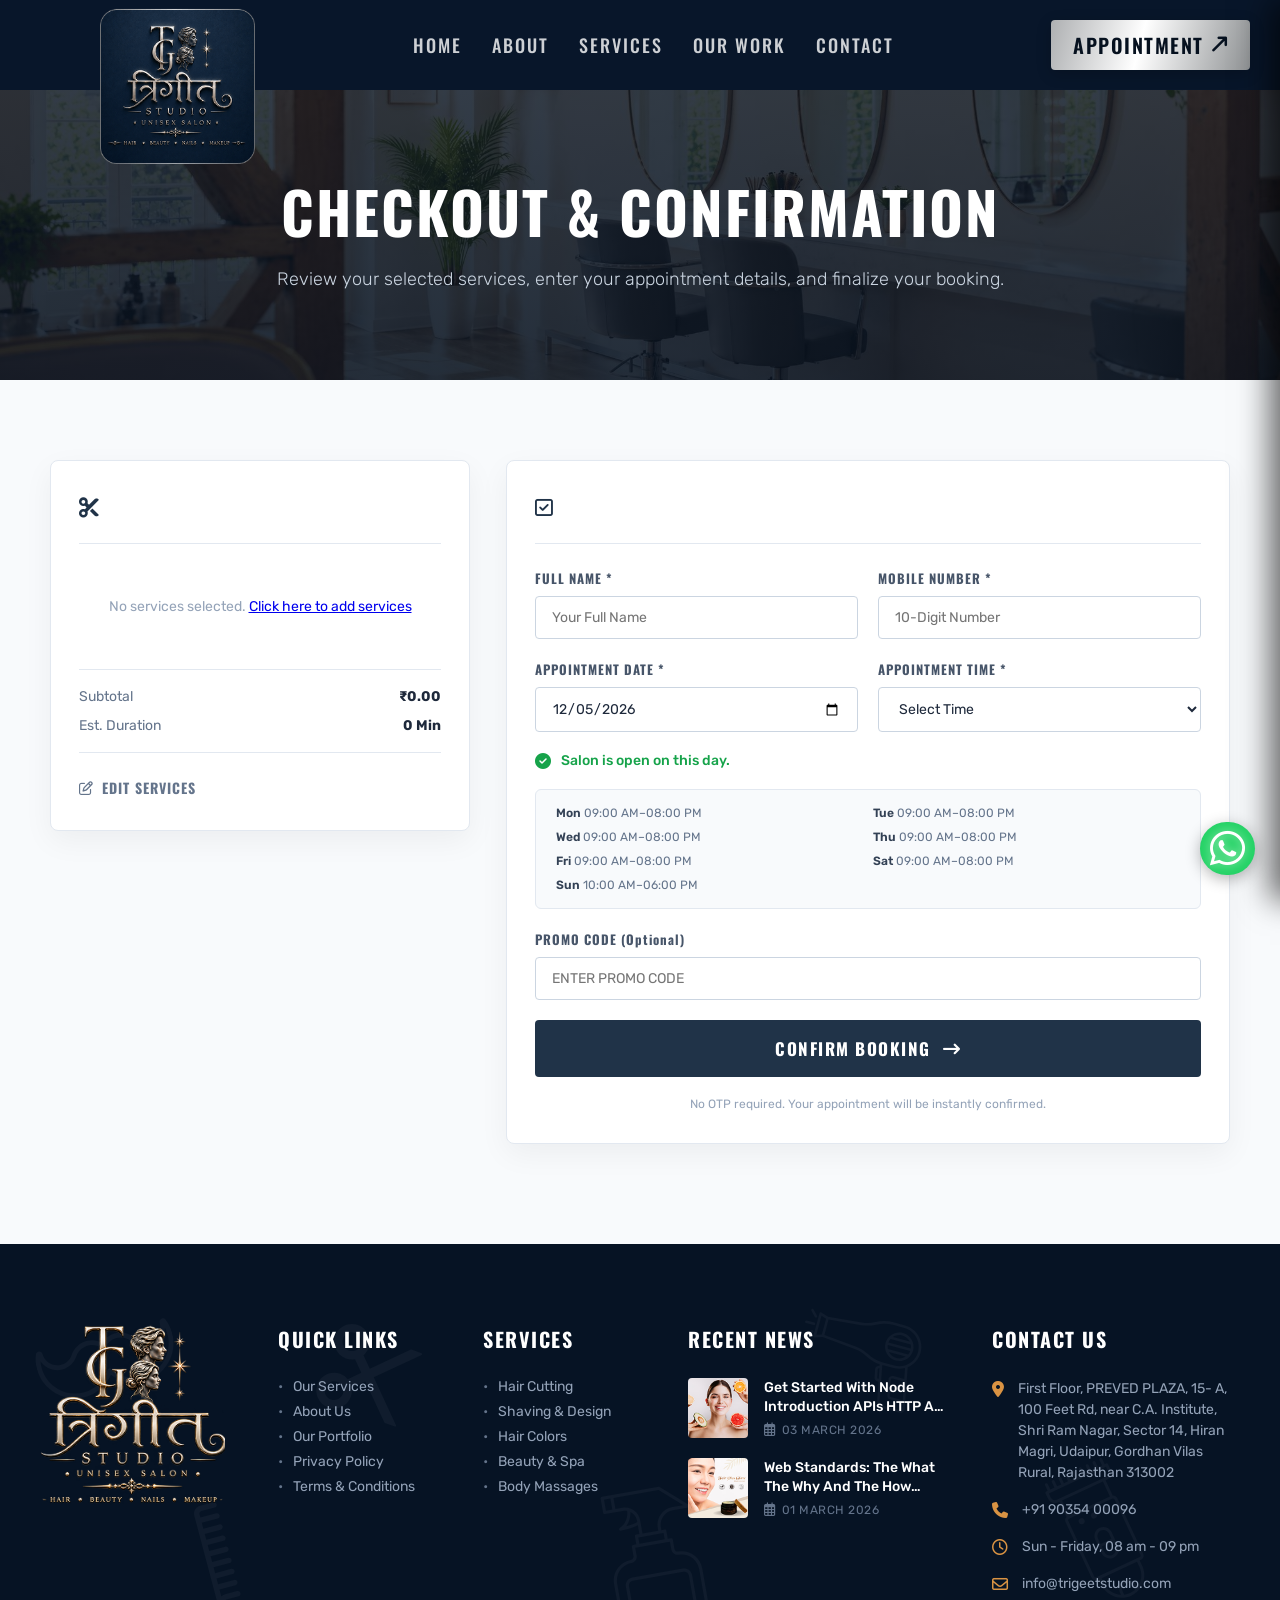
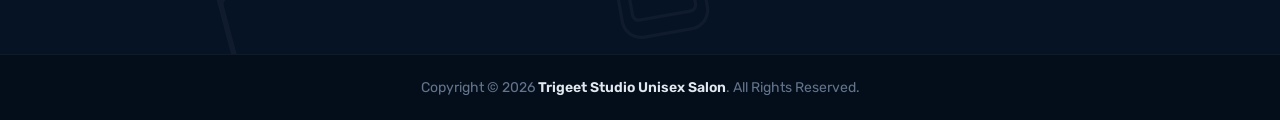
<file: checkout.html>
<!DOCTYPE html>
<html lang="en">

<head>
    <meta charset="UTF-8">
    <meta name="viewport" content="width=device-width, initial-scale=1.0">
    <title>Checkout - Trigeet Studio</title>

    <!-- Google Fonts: Oswald & Rubik -->
    <link rel="preconnect" href="https://fonts.googleapis.com">
    <link rel="preconnect" href="https://fonts.gstatic.com" crossorigin>
    <link rel="icon" href="assets/favicon.ico">
    <link rel="stylesheet" href="https://cdnjs.cloudflare.com/ajax/libs/animate.css/4.1.1/animate.min.css" />
    <link
        href="https://fonts.googleapis.com/css2?family=Oswald:wght@300;400;500;600;700&family=Rubik:ital,wght@0,300;0,400;0,500;0,600;1,300&display=swap"
        rel="stylesheet">

    <!-- FontAwesome 6.5.1 -->
    <link rel="stylesheet" href="https://cdnjs.cloudflare.com/ajax/libs/font-awesome/6.5.1/css/all.min.css">

    <!-- Custom Style -->
    <link rel="stylesheet" href="style/style.css">
</head>

<body>



    <!-- Main Navigation Header -->
    <header class="site-header">
        <div class="header-container">
            <!-- Brand Logo Box (Vertical for Desktop, Horizontal for Tablet/Mobile) -->
            <a href="index.html" class="brand-logo-wrapper">
                <div class="logo-card">
                    <img src="assets/logo-vertical.png" alt="Trigeet Studio Logo" class="logo-vertical">
                    <img src="assets/logo-horizontal.png" alt="Trigeet Studio Logo" class="logo-horizontal">
                </div>
            </a>

            <!-- Desktop Center Navigation Links -->
            <nav class="desktop-nav">
                <ul class="nav-links">
                    <li><a href="index.html" class="nav-link">HOME</a></li>
                    <li><a href="about.html" class="nav-link">ABOUT</a></li>
                    <li><a href="service.html" class="nav-link">SERVICES</a></li>
                    <li><a href="our-work.html" class="nav-link">OUR WORK</a></li>
                    <li><a href="contact.html" class="nav-link">CONTACT</a></li>
                </ul>
            </nav>

            <!-- Desktop Right Action Button -->
            <div class="header-action">
                <a href="appointment.html" class="btn-top-appointment">
                    APPOINTMENT <i class="fa-solid fa-arrow-up-long fa-rotate-by" style="--fa-rotate-angle: 45deg;"></i>
                </a>
            </div>

            <!-- Mobile & Tablet Hamburger Toggle -->
            <button class="burger-btn" id="burgerBtn" aria-label="Open menu">
                <i class="fa-solid fa-bars"></i>
            </button>
        </div>
    </header>

    <!-- Side Panel Backdrop Overlay -->
    <div class="side-panel-overlay" id="panelOverlay"></div>

    <!-- Responsive Drawer Side Panel -->
    <aside class="side-panel" id="sidePanel">
        <div class="side-panel-header">
            <img src="assets/logo-horizontal.png" alt="Trigeet Studio Logo" class="panel-logo">
            <button class="close-btn" id="closePanelBtn" aria-label="Close menu">
                <i class="fa-solid fa-xmark"></i>
            </button>
        </div>
        <div class="side-panel-body">
            <ul class="side-nav-links">
                <li><a href="index.html" class="side-link">HOME</a></li>
                <li><a href="about.html" class="side-link">ABOUT</a></li>
                <li><a href="service.html" class="side-link">SERVICES</a></li>
                <li><a href="our-work.html" class="side-link">OUR WORK</a></li>
                <li><a href="contact.html" class="side-link">CONTACT</a></li>
            </ul>

            <div class="side-cta-wrapper">
                <a href="appointment.html" class="btn-side-appointment">
                    APPOINTMENT <i class="fa-solid fa-arrow-up-long fa-rotate-by" style="--fa-rotate-angle: 45deg;"></i>
                </a>
            </div>

            <div class="side-socials">
                <a href="#" aria-label="YouTube"><i class="fa-brands fa-youtube"></i></a>
                <a href="#" aria-label="Instagram"><i class="fa-brands fa-instagram"></i></a>
                <a href="#" aria-label="Twitter"><i class="fa-brands fa-twitter"></i></a>
                <a href="#" aria-label="Facebook"><i class="fa-brands fa-facebook-f"></i></a>
            </div>
        </div>
    </aside>

    <main>
        <!-- Checkout Hero Section (Not 100vh) -->
        <section class="page-hero-section">
            <div class="page-hero-content">
                <h1 class="page-hero-title">CHECKOUT & CONFIRMATION</h1>
                <p class="page-hero-desc">Review your selected services, enter your appointment details, and finalize
                    your booking.</p>
            </div>
        </section>

        <!-- Checkout Main Section (Screenshot 3 Layout) -->
        <section class="checkout-page-main-section">
            <div class="checkout-page-container">
                <div class="checkout-grid">
                    <!-- Left Box: YOUR SELECTED SERVICES -->
                    <div class="checkout-box selected-services-box">
                        <div class="box-header">
                            <i class="fa-solid fa-scissors box-icon"></i>
                            <h3 class="box-title">YOUR SELECTED SERVICES</h3>
                        </div>

                        <div class="selected-items-list" id="checkoutItemsList">
                            <!-- Populated dynamically via JS -->
                        </div>

                        <div class="summary-totals">
                            <div class="total-row">
                                <span class="label">Subtotal</span>
                                <span class="value" id="checkoutSubtotal">₹0.00</span>
                            </div>
                            <div class="total-row">
                                <span class="label">Est. Duration</span>
                                <span class="value" id="checkoutEstDuration">0 Min</span>
                            </div>
                        </div>

                        <div class="edit-services-action">
                            <a href="appointment.html" class="btn-edit-services">
                                <i class="fa-regular fa-pen-to-square"></i> EDIT SERVICES
                            </a>
                        </div>
                    </div>

                    <!-- Right Box: YOUR DETAILS -->
                    <div class="checkout-box details-box">
                        <div class="box-header">
                            <i class="fa-regular fa-square-check box-icon"></i>
                            <h3 class="box-title">YOUR DETAILS</h3>
                        </div>

                        <form class="checkout-form" id="checkoutForm">
                            <div class="form-row-2col">
                                <div class="form-field">
                                    <label class="field-label">FULL NAME *</label>
                                    <input type="text" placeholder="Your Full Name" required class="field-input"
                                        id="custName">
                                </div>
                                <div class="form-field">
                                    <label class="field-label">MOBILE NUMBER *</label>
                                    <input type="tel" placeholder="10-Digit Number" required pattern="[0-9]{10}"
                                        title="Please enter 10 digit number" class="field-input" id="custPhone">
                                </div>
                            </div>

                            <div class="form-row-2col">
                                <div class="form-field">
                                    <label class="field-label">APPOINTMENT DATE *</label>
                                    <input type="date" required class="field-input" id="custDate">
                                </div>
                                <div class="form-field">
                                    <label class="field-label">APPOINTMENT TIME *</label>
                                    <select required class="field-select" id="custTime">
                                        <option value="" disabled selected hidden>Select Time</option>
                                        <option value="09:00 AM">09:00 AM</option>
                                        <option value="10:00 AM">10:00 AM</option>
                                        <option value="11:00 AM">11:00 AM</option>
                                        <option value="12:00 PM">12:00 PM</option>
                                        <option value="01:00 PM">01:00 PM</option>
                                        <option value="02:00 PM">02:00 PM</option>
                                        <option value="03:00 PM">03:00 PM</option>
                                        <option value="04:00 PM">04:00 PM</option>
                                        <option value="05:00 PM">05:00 PM</option>
                                        <option value="06:00 PM">06:00 PM</option>
                                        <option value="07:00 PM">07:00 PM</option>
                                        <option value="08:00 PM">08:00 PM</option>
                                    </select>
                                </div>
                            </div>

                            <!-- Status Indicator -->
                            <div class="salon-status-indicator">
                                <i class="fa-solid fa-circle-check status-icon"></i>
                                <span>Salon is open on this day.</span>
                            </div>

                            <!-- Hours Schedule Grid -->
                            <div class="schedule-summary-grid">
                                <div class="sched-item"><span>Mon</span> 09:00 AM–08:00 PM</div>
                                <div class="sched-item"><span>Tue</span> 09:00 AM–08:00 PM</div>
                                <div class="sched-item"><span>Wed</span> 09:00 AM–08:00 PM</div>
                                <div class="sched-item"><span>Thu</span> 09:00 AM–08:00 PM</div>
                                <div class="sched-item"><span>Fri</span> 09:00 AM–08:00 PM</div>
                                <div class="sched-item"><span>Sat</span> 09:00 AM–08:00 PM</div>
                                <div class="sched-item full-width"><span>Sun</span> 10:00 AM–06:00 PM</div>
                            </div>

                            <!-- Promo Code -->
                            <div class="form-field full-width">
                                <label class="field-label">PROMO CODE (Optional)</label>
                                <input type="text" placeholder="ENTER PROMO CODE" class="field-input">
                            </div>

                            <!-- Submit Button -->
                            <div class="form-submit-action">
                                <button type="submit" class="btn-confirm-booking">
                                    CONFIRM BOOKING <i class="fa-solid fa-arrow-right-long"></i>
                                </button>
                            </div>

                            <p class="form-disclaimer">No OTP required. Your appointment will be instantly confirmed.
                            </p>
                        </form>
                    </div>
                </div>
            </div>
        </section>
    </main>

    <!-- Booking Thank You Confirmation Modal -->
    <div class="booking-modal-overlay" id="thankYouModal">
        <div class="modal-card">
            <div class="modal-success-icon">
                <i class="fa-solid fa-circle-check"></i>
            </div>
            <h2 class="modal-title">THANK YOU FOR BOOKING!</h2>
            <p class="modal-subtitle">Your appointment has been successfully placed with Trigeet Studio Unisex Salon.
            </p>

            <div class="modal-details-box" id="modalDetailsBox">
                <!-- Filled via JS -->
            </div>

            <a href="index.html" class="btn-modal-home">BACK TO HOME</a>
        </div>
    </div>

    <footer class="site-footer">
        <!-- SVG Icons Background Overlay -->
        <div class="footer-svg-bg" aria-hidden="true">
            <div class="footer-svg-item item-1">
                <svg fill="currentColor" viewBox="0 0 512 512">
                    <path
                        d="M501.546,161.19c-2.248-5.548-7.922-8.608-13.78-7.432c-5.895,1.175-9.974,6.198-9.921,12.205l0.001,0.147 c0,30.7-24.977,55.676-55.678,55.676c-18.664,0-35.998-9.286-46.366-24.841c-0.039-0.058-0.078-0.116-0.12-0.173l-2.284-3.257 c-0.053-0.076-0.108-0.152-0.164-0.225c-15.56-20.766-40.338-32.646-66.285-31.732c-18.938,0.655-37.038,8.246-50.95,21.137 c-13.912-12.891-32.012-20.482-50.95-21.137c-25.925-0.915-50.725,10.966-66.285,31.732c-0.056,0.075-0.11,0.149-0.164,0.225 l-2.284,3.257c-0.04,0.058-0.079,0.116-0.12,0.173c-10.368,15.555-27.701,24.841-46.366,24.841 c-30.7,0-55.678-24.976-55.678-55.676v-0.14c0.055-6.013-4.025-11.036-9.92-12.213c-5.866-1.174-11.532,1.885-13.78,7.43 C3.518,178.303,0,196.422,0,215.043c0,38.466,15.257,74.682,42.961,101.977c27.718,27.307,64.178,42.002,102.665,41.455 c43.337-0.646,83.732-20.802,110.373-54.515c26.641,33.713,67.037,53.869,110.373,54.515c0.724,0.011,1.444,0.017,2.167,0.017 c37.688,0,73.303-14.678,100.499-41.472C496.742,289.725,512,253.508,512,215.043C512,196.422,508.483,178.303,501.546,161.19z M456.565,304.359c-24.3,23.939-56.264,36.812-89.928,36.346c-41.686-0.621-80.27-21.855-103.209-56.8 c-1.642-2.501-4.435-4.01-7.429-4.01s-5.786,1.507-7.429,4.01c-22.94,34.943-61.524,56.178-103.209,56.8 c-33.702,0.463-65.627-12.406-89.928-36.346c-24.285-23.927-37.66-55.648-37.66-89.316c0-8.558,0.847-16.992,2.527-25.242 c9.878,28.911,37.317,49.758,69.531,49.758c24.584,0,47.414-12.209,61.094-32.662l2.145-3.058 c12.081-16.05,31.277-25.221,51.367-24.52c17.187,0.595,33.505,8.596,44.772,21.951c1.688,2.001,4.174,3.157,6.793,3.157 s5.104-1.155,6.793-3.157c11.266-13.355,27.585-21.356,44.771-21.951c20.119-0.68,39.285,8.471,51.367,24.52l2.145,3.058 c13.679,20.455,36.51,32.662,61.094,32.662c32.215,0,59.652-20.847,69.531-49.758c1.68,8.248,2.527,16.683,2.527,25.242 C494.227,248.711,480.852,280.432,456.565,304.359z" />
                </svg>
            </div>
            <div class="footer-svg-item item-2">
                <svg fill="currentColor" viewBox="0 0 1024 1024">
                    <path
                        d="M567.1 512l318.5-319.3c5-5 1.5-13.7-5.6-13.7h-90.5c-2.1 0-4.2.8-5.6 2.3l-273.3 274-90.2-90.5c12.5-22.1 19.7-47.6 19.7-74.8 0-83.9-68.1-152-152-152s-152 68.1-152 152 68.1 152 152 152c27.7 0 53.6-7.4 75.9-20.3l90 90.3-90.1 90.3A151.04 151.04 0 0 0 288 582c-83.9 0-152 68.1-152 152s68.1 152 152 152 152-68.1 152-152c0-27.2-7.2-52.7-19.7-74.8l90.2-90.5 273.3 274c1.5 1.5 3.5 2.3 5.6 2.3H880c7.1 0 10.7-8.6 5.6-13.7L567.1 512zM288 370c-44.1 0-80-35.9-80-80s35.9-80 80-80 80 35.9 80 80-35.9 80-80 80zm0 444c-44.1 0-80-35.9-80-80s35.9-80 80-80 80 35.9 80 80-35.9 80-80 80z" />
                </svg>
            </div>
            <div class="footer-svg-item item-3">
                <svg fill="currentColor" viewBox="0 0 100 100">
                    <path
                        d="M65,46c-1.1,0-2-0.9-2-2v-6c0-0.6-0.4-1-1-1h-2v-5c0-0.6-0.4-1-1-1h-2v-1.8c0-2.5,1-4.8,2.7-6.5s4.1-2.7,6.5-2.7H76 c0.4,0,0.8-0.3,0.9-0.6c0.1-0.4,0-0.8-0.3-1.1l-16-14C60.5,4.1,60.2,4,60,4H24c-0.6,0-1,0.4-1,1v9c0,0.6,0.4,1,1,1h11.4 c0.9,0,1.8,0.2,2.6,0.5c-0.1,1.7-0.9,7.3-6.4,9.6c-0.4,0.2-0.7,0.7-0.6,1.1c0.1,0.5,0.5,0.8,1,0.8c0.3,0,6.7,0,11-1.5l0,5.5h-2 c-0.6,0-1,0.4-1,1v5h-2c-0.6,0-1,0.4-1,1v6c0,1.1-0.9,2-2,2c-7.2,0-13,5.8-13,13v24c0,7.2,5.8,13,13,13h30c7.2,0,13-5.8,13-13V59 C78,51.8,72.2,46,65,46z M25,6h4v7h-4V6z M35.7,24.8c3-2.7,3.9-6.3,4.2-8.3c0.7,0.5,1.3,1.2,1.8,1.9c0.8,1.2,1.3,2.7,1.3,4.2 l0,0.8C40.9,24.2,38,24.6,35.7,24.8z M45,24C45,24,45,23.9,45,24l0-1.4c0-1.9-0.6-3.7-1.6-5.3c-1.8-2.7-4.8-4.3-8-4.3H31V6h28.6 l13.7,12h-7.1c-3,0-5.8,1.2-7.9,3.3S55,26.2,55,29.2V31H45L45,24z M42,33h2h12h2v4H42V33z M76,83c0,6.1-4.9,11-11,11H35 c-6.1,0-11-4.9-11-11V59c0-6.1,4.9-11,11-11c2.2,0,4-1.8,4-4v-5h2h18h2v5c0,2.2,1.8,4,4,4c6.1,0,11,4.9,11,11V83z" />
                    <path
                        d="M66,57H34c-2.8,0-5,2.2-5,5v18c0,2.8,2.2,5,5,5h32c2.8,0,5-2.2,5-5V62C71,59.2,68.8,57,66,57z M69,80c0,1.7-1.3,3-3,3H34 c-1.7,0-3-1.3-3-3V62c0-1.7,1.3-3,3-3h32c1.7,0,3,1.3,3,3V80z" />
                </svg>
            </div>
            <div class="footer-svg-item item-4">
                <svg fill="currentColor" viewBox="0 0 100 100">
                    <path d="M11,33H5c-0.6,0-1,0.4-1,1s0.4,1,1,1h6c0.6,0,1-0.4,1-1S11.6,33,11,33z" />
                    <path
                        d="M10.3,28.7c0.2,0.2,0.5,0.3,0.7,0.3c0.2,0,0.5-0.1,0.7-0.3c0.4-0.4,0.4-1,0-1.4l-3.8-4c-0.4-0.4-1-0.4-1.4,0 c-0.4,0.4-0.4,1,0,1.4L10.3,28.7z" />
                    <path
                        d="M10.3,39.3l-4,4c-0.4,0.4-0.4,1,0,1.4C6.5,44.9,6.7,45,7,45s0.5-0.1,0.7-0.3l4-4c0.4-0.4,0.4-1,0-1.4S10.7,38.9,10.3,39.3 z" />
                    <path
                        d="M89.3,47.5c4.1-3.1,6.7-8,6.7-13.5c0-9.4-7.6-17-17-17h-9.1c-4.7,0-9.4,1.2-13.5,3.4c-3.1,1.7-6.5,2.8-10.1,3.1L20.1,26 l-5.8-1.9C14,24,13.7,24,13.4,24.2C13.2,24.4,13,24.7,13,25v18c0,0.3,0.2,0.6,0.4,0.8c0.2,0.1,0.4,0.2,0.6,0.2 c0.1,0,0.2,0,0.3-0.1l5.8-1.9l26.2,2.5c3.6,0.3,7,1.4,10.1,3.1c3.5,1.9,7.5,3.1,11.5,3.4l0.2,1.1c-0.8,0.1-1.5,0.5-2,1.1 c-0.6,0.7-0.8,1.6-0.6,2.5l1.2,6c0.3,1.4,1.5,2.4,3,2.4h0.8l3.2,16.6C74,82,75.2,83,76.6,83h15.9c0.9,0,1.7-0.4,2.3-1.1 c0.6-0.7,0.8-1.6,0.6-2.5L89.3,47.5z M92.2,73h-9.6c-0.5,0-0.9-0.3-1-0.8l-2.3-12c-0.1-0.4,0.1-0.7,0.2-0.8S80,59,80.4,59h9.1 L92.2,73z M15,26.4l4,1.3v12.6l-4,1.3V26.4z M46.5,42.5L21,40.1V27.9l25.5-2.4c3.8-0.4,7.5-1.5,10.9-3.3c3.8-2.1,8.2-3.2,12.5-3.2 H79c8.3,0,15,6.7,15,15s-6.7,15-15,15h-9.1c-4.4,0-8.7-1.1-12.5-3.2C54,44,50.4,42.8,46.5,42.5z M69.7,62c-0.5,0-0.9-0.3-1-0.8 l-1.2-6c-0.1-0.3,0-0.6,0.2-0.9c0.2-0.2,0.5-0.4,0.8-0.4h0l1.6,8H69.7z M93.3,80.6c-0.2,0.2-0.5,0.4-0.8,0.4H76.6 c-0.5,0-0.9-0.3-1-0.8L70,51h9c3.1,0,6-0.8,8.5-2.3l1.6,8.3h-8.7c-0.9,0-1.7,0.4-2.3,1.1c-0.6,0.7-0.8,1.6-0.6,2.5l2.3,12 C80,74,81.2,75,82.7,75h10l0.9,4.8C93.6,80.1,93.5,80.4,93.3,80.6z" />
                    <path
                        d="M79,45c6.1,0,11-4.9,11-11s-4.9-11-11-11s-11,4.9-11,11S72.9,45,79,45z M79,43c-2.7,0-5-1.2-6.7-3h13.4 C84,41.8,81.7,43,79,43z M70.1,35h17.9c-0.1,1.1-0.4,2.1-0.9,3c0,0,0,0,0,0H71c0,0,0,0,0,0C70.5,37.1,70.2,36.1,70.1,35z M71,30 C71,30,71,30,71,30l16,0c0,0,0,0,0,0c0.5,0.9,0.8,1.9,0.9,3H70.1C70.2,31.9,70.5,30.9,71,30z M79,25c2.7,0,5,1.2,6.7,3H72.3 C74,26.2,76.3,25,79,25z" />
                </svg>
            </div>
            <div class="footer-svg-item item-5">
                <svg fill="currentColor" viewBox="0 0 100 100">
                    <path
                        d="M72,9h-1V5c0-0.6-0.4-1-1-1s-1,0.4-1,1v4h-3V5c0-0.6-0.4-1-1-1s-1,0.4-1,1v4h-3V5c0-0.6-0.4-1-1-1s-1,0.4-1,1v4h-3V5 c0-0.6-0.4-1-1-1s-1,0.4-1,1v4h-3V5c0-0.6-0.4-1-1-1s-1,0.4-1,1v4h-3V5c0-0.6-0.4-1-1-1s-1,0.4-1,1v4h-3V5c0-0.6-0.4-1-1-1 s-1,0.4-1,1v4h-3V5c0-0.6-0.4-1-1-1s-1,0.4-1,1v4h-3V5c0-0.6-0.4-1-1-1s-1,0.4-1,1v4h-1c-0.6,0-1,0.4-1,1v4c0,2.8,2.2,5,5,5h1 v11.2c-1.2,0.4-2,1.5-2,2.8v41c0,1.7,1.3,3,3,3h1v4c0,8.3,6.7,15,15,15s15-6.7,15-15v-4h1c1.7,0,3-1.3,3-3V33c0-1.3-0.8-2.4-2-2.8 V19h1c2.8,0,5-2.2,5-5v-4C73,9.4,72.6,9,72,9z M46,93.4V91c0-2.2,1.8-4,4-4s4,1.8,4,4v2.4c-1.3,0.4-2.6,0.6-4,0.6 S47.3,93.8,46,93.4z M63,81c0,5-2.8,9.3-7,11.5V91c0-3.3-2.7-6-6-6s-6,2.7-6,6v1.5c-4.2-2.2-7-6.5-7-11.5v-4h26V81z M67,74 c0,0.6-0.4,1-1,1h-2H36h-2c-0.6,0-1-0.4-1-1V33c0-0.6,0.4-1,1-1h32c0.6,0,1,0.4,1,1V74z M65,30H35V19h30V30z M71,14 c0,1.7-1.3,3-3,3h-2H34h-2c-1.7,0-3-1.3-3-3v-3h42V14z" />
                    <path
                        d="M50,46c-3.3,0-6,2.7-6,6v10c0,3.3,2.7,6,6,6s6-2.7,6-6V52C56,48.7,53.3,46,50,46z M50,48c2.2,0,4,1.8,4,4v4h-8v-4 C46,49.8,47.8,48,50,48z M50,66c-2.2,0-4-1.8-4-4v-4h8v4C54,64.2,52.2,66,50,66z" />
                    <circle cx="50" cy="37" r="2" />
                    <circle cx="59" cy="37" r="2" />
                    <circle cx="41" cy="37" r="2" />
                </svg>
            </div>
            <div class="footer-svg-item item-6">
                <svg fill="currentColor" viewBox="0 0 511.984 511.984">
                    <path
                        d="M476.88,493.808L320.976,337.221c-0.533-1.323-1.344-2.539-2.411-3.584c-0.064-0.064-6.336-6.464-6.379-14.187 c-0.043-4.523,2.091-8.853,6.507-13.269l32-32c4.16-4.16,4.16-10.923,0-15.083c-4.16-4.16-10.923-4.16-15.083,0l-32,32 c-6.123,6.123-9.259,12.181-10.965,17.664l-20.224-20.309l46.251-46.251c4.16-4.16,4.16-10.923,0-15.083 c-4.16-4.16-10.923-4.16-15.083,0l-46.229,46.229l-16.875-16.96l46.187-46.187c4.16-4.16,4.16-10.923,0-15.083 c-4.16-4.16-10.923-4.16-15.083,0l-46.144,46.144l-16.875-16.96l46.123-46.123c4.16-4.16,4.16-10.923,0-15.083 c-4.16-4.16-10.923-4.16-15.083,0l-46.08,46.08l-16.896-16.939l46.037-46.037c4.16-4.16,4.16-10.923,0-15.083 c-4.16-4.16-10.923-4.16-15.083,0l-46.016,45.995l-16.875-16.939l45.973-45.973c4.16-4.16,4.16-10.923,0-15.083 c-4.16-4.16-10.923-4.16-15.083,0l-45.931,45.931l-16.896-16.96l45.909-45.909c4.16-4.16,4.16-10.923,0-15.083 c-4.16-4.16-10.923-4.16-15.083,0l-45.867,45.867L80.848,96.027l45.824-45.824c4.16-4.16,4.16-10.923,0-15.083 c-4.16-4.16-10.923-4.16-15.083,0L65.787,80.923l-9.344-9.387c-4.16-4.16-4.16-10.923,0-15.083l38.251-38.251 c4.16-4.16,4.16-10.923,0-15.083c-4.16-4.16-10.923-4.16-15.083,0L41.36,41.371c-12.48,12.48-12.48,32.768-0.021,45.227 l420.416,422.251c2.069,2.091,4.821,3.136,7.552,3.136c2.709,0,5.44-1.045,7.531-3.093 C481.019,504.731,481.04,497.968,476.88,493.808z" />
                </svg>
            </div>
        </div>

        <div class="footer-container">
            <!-- 5 Columns Grid -->
            <div class="footer-grid">
                <!-- Column 1: Brand Logo -->
                <div class="footer-col footer-col-logo">
                    <a href="#" class="footer-logo-link">
                        <img src="assets/footer-logo-new.png" alt="Trigeet Studio Logo" class="footer-logo-img">
                    </a>
                </div>

                <!-- Column 2: Quick Links -->
                <div class="footer-col">
                    <h4 class="footer-col-title">QUICK LINKS</h4>
                    <ul class="footer-links-list">
                        <li><span class="bullet">•</span> <a href="service.html">Our Services</a></li>
                        <li><span class="bullet">•</span> <a href="about.html">About Us</a></li>
                        <li><span class="bullet">•</span> <a href="our-work.html">Our Portfolio</a></li>
                        <li><span class="bullet">•</span> <a href="privacy.html">Privacy Policy</a></li>
                        <li><span class="bullet">•</span> <a href="terms.html">Terms & Conditions</a></li>
                    </ul>
                </div>

                <!-- Column 3: Services -->
                <div class="footer-col">
                    <h4 class="footer-col-title">SERVICES</h4>
                    <ul class="footer-links-list">
                        <li><span class="bullet">•</span> <a href="#services">Hair Cutting</a></li>
                        <li><span class="bullet">•</span> <a href="#services">Shaving & Design</a></li>
                        <li><span class="bullet">•</span> <a href="#services">Hair Colors</a></li>
                        <li><span class="bullet">•</span> <a href="#services">Beauty & Spa</a></li>
                        <li><span class="bullet">•</span> <a href="#services">Body Massages</a></li>
                    </ul>
                </div>

                <!-- Column 4: Recent News -->
                <div class="footer-col footer-col-news">
                    <h4 class="footer-col-title">RECENT NEWS</h4>
                    <div class="footer-news-list">
                        <div class="news-item">
                            <img src="assets/price1.png" alt="Node Intro News" class="news-img">
                            <div class="news-content">
                                <a href="#" class="news-title">Get Started With Node Introduction APIs HTTP And ES6
                                    JavaScript</a>
                                <span class="news-date"><i class="fa-regular fa-calendar-days"></i> 03 MARCH 2026</span>
                            </div>
                        </div>
                        <div class="news-item">
                            <img src="assets/price3.png" alt="CSS News" class="news-img">
                            <div class="news-content">
                                <a href="#" class="news-title">Web Standards: The What The Why And The How Learn CSS</a>
                                <span class="news-date"><i class="fa-regular fa-calendar-days"></i> 01 MARCH 2026</span>
                            </div>
                        </div>
                    </div>
                </div>

                <!-- Column 5: Contact Us -->
                <div class="footer-col footer-col-contact">
                    <h4 class="footer-col-title">CONTACT US</h4>
                    <ul class="footer-contact-list">
                        <li>
                            <i class="fa-solid fa-location-dot contact-icon"></i>
                            <span>First Floor, PREVED PLAZA, 15- A, 100 Feet Rd, near C.A. Institute, Shri Ram Nagar,
                                Sector 14, Hiran Magri, Udaipur, Gordhan Vilas Rural, Rajasthan 313002</span>
                        </li>
                        <li>
                            <i class="fa-solid fa-phone contact-icon"></i>
                            <span>+91 90354 00096</span>
                        </li>
                        <li>
                            <i class="fa-regular fa-clock contact-icon"></i>
                            <span>Sun - Friday, 08 am - 09 pm</span>
                        </li>
                        <li>
                            <i class="fa-regular fa-envelope contact-icon"></i>
                            <span>info@trigeetstudio.com</span>
                        </li>
                    </ul>
                </div>
            </div>
        </div>

        <!-- Footer Bottom Bar -->
        <div class="footer-bottom">
            <div class="footer-bottom-container">
                <p class="copyright-text">
                    Copyright © 2026 <strong class="brand-name">Trigeet Studio Unisex Salon</strong>. All Rights
                    Reserved.
                </p>
            </div>
        </div>
    </footer>
    <style>
        .whatsapp-float-btn {
            position: fixed;
            bottom: 25px;
            right: 25px;
            z-index: 99999;
            display: flex;
            align-items: center;
            gap: 10px;
            background-color: #25D366;
            color: #ffffff;
            padding: 6px 10px 7px 10px;
            border-radius: 50px;
            text-decoration: none;
            font-family: 'Rubik', sans-serif;
            font-weight: 500;
            font-size: 15px;
            box-shadow: 0 4px 15px rgba(0, 0, 0, 0.3);
            transition: transform 0.3s ease, background-color 0.3s ease;
            animation: whatsapp-glow 2s infinite;
        }

        .whatsapp-float-btn:hover {
            transform: translateY(-3px) scale(1.03);
            background-color: #20ba5a;
            color: #ffffff;
        }

        .whatsapp-float-btn i {
            font-size: 40px;
            filter: drop-shadow(0 0 5px rgba(255, 255, 255, 0.6));
        }

        @keyframes whatsapp-glow {
            0% {
                box-shadow: 0 0 0 0 rgba(37, 211, 102, 0.7);
            }

            70% {
                box-shadow: 0 0 0 14px rgba(37, 211, 102, 0);
            }

            100% {
                box-shadow: 0 0 0 0 rgba(37, 211, 102, 0);
            }
        }

        @media (max-width: 576px) {
            .whatsapp-float-btn {
                bottom: 15px;
                right: 15px;
                padding: 10px 12px 10px 12px;
                font-size: 13px;
                gap: 8px;
            }

            .whatsapp-float-btn i {
                font-size: 36px;
            }
        }
    </style>

    <a href="https://wa.me/919717202195" class="whatsapp-float-btn" target="_blank" rel="noopener noreferrer"
        aria-label="Chat on WhatsApp with +91 9717202195">
        <i class="fa-brands fa-whatsapp"></i>
    </a>

    <!-- Script File -->
    <script type="module" src="script/script.js"></script>

</body>

</html>
</file>
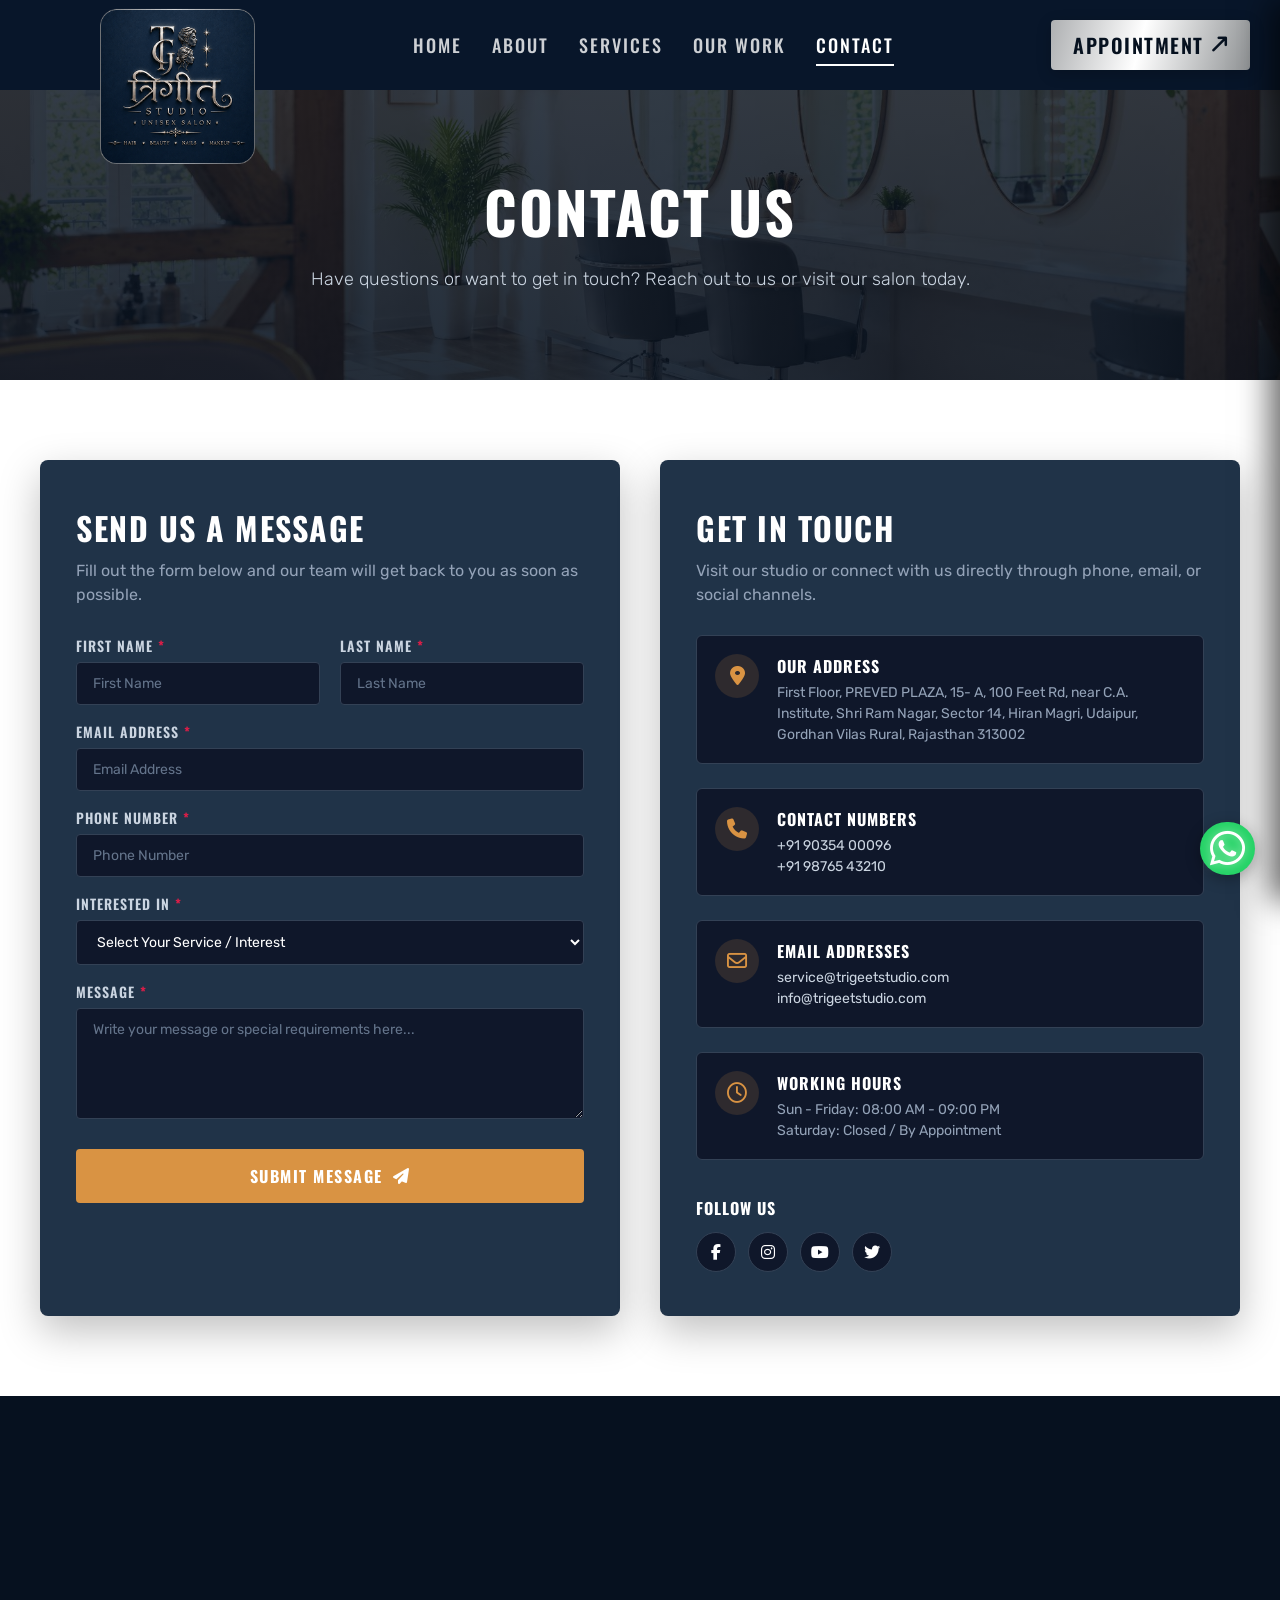
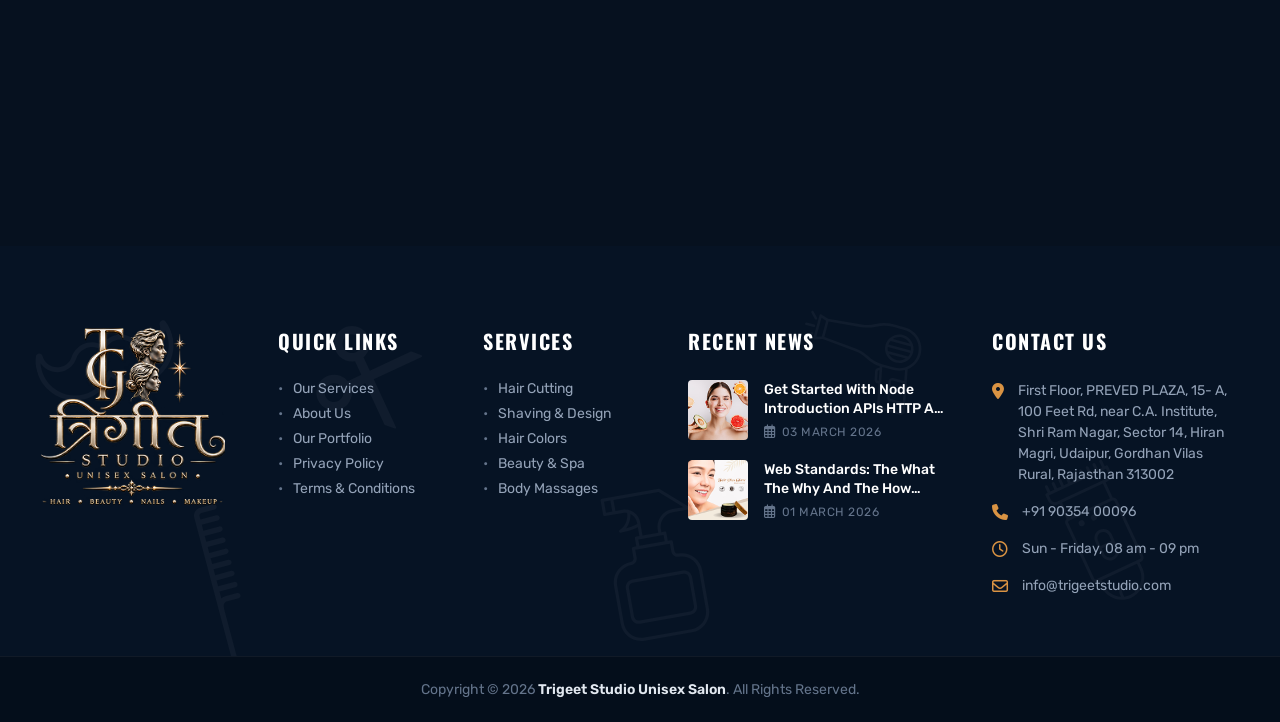
<file: contact.html>
<!DOCTYPE html>
<html lang="en">

<head>
    <meta charset="UTF-8">
    <meta name="viewport" content="width=device-width, initial-scale=1.0">
    <title>Contact Us - Trigeet Studio</title>

    <!-- Google Fonts: Oswald & Rubik -->
    <link rel="preconnect" href="https://fonts.googleapis.com">
    <link rel="preconnect" href="https://fonts.gstatic.com" crossorigin>
    <link rel="icon" href="assets/favicon.ico">
    <link rel="stylesheet" href="https://cdnjs.cloudflare.com/ajax/libs/animate.css/4.1.1/animate.min.css" />
    <link
        href="https://fonts.googleapis.com/css2?family=Oswald:wght@300;400;500;600;700&family=Rubik:ital,wght@0,300;0,400;0,500;0,600;1,300&display=swap"
        rel="stylesheet">

    <!-- FontAwesome 6.5.1 -->
    <link rel="stylesheet" href="https://cdnjs.cloudflare.com/ajax/libs/font-awesome/6.5.1/css/all.min.css">

    <!-- Custom Style -->
    <link rel="stylesheet" href="style/style.css">
</head>

<body>



    <!-- Main Navigation Header -->
    <header class="site-header">
        <div class="header-container">
            <!-- Brand Logo Box (Vertical for Desktop, Horizontal for Tablet/Mobile) -->
            <a href="index.html" class="brand-logo-wrapper">
                <div class="logo-card">
                    <img src="assets/logo-vertical.png" alt="Trigeet Studio Logo" class="logo-vertical">
                    <img src="assets/logo-horizontal.png" alt="Trigeet Studio Logo" class="logo-horizontal">
                </div>
            </a>

            <!-- Desktop Center Navigation Links -->
            <nav class="desktop-nav">
                <ul class="nav-links">
                    <li><a href="index.html" class="nav-link">HOME</a></li>
                    <li><a href="about.html" class="nav-link">ABOUT</a></li>
                    <li><a href="service.html" class="nav-link">SERVICES</a></li>
                    <li><a href="our-work.html" class="nav-link">OUR WORK</a></li>
                    <li><a href="contact.html" class="nav-link active">CONTACT</a></li>
                </ul>
            </nav>

            <!-- Desktop Right Action Button -->
            <div class="header-action">
                <a href="appointment.html" class="btn-top-appointment">
                    APPOINTMENT <i class="fa-solid fa-arrow-up-long fa-rotate-by" style="--fa-rotate-angle: 45deg;"></i>
                </a>
            </div>

            <!-- Mobile & Tablet Hamburger Toggle -->
            <button class="burger-btn" id="burgerBtn" aria-label="Open menu">
                <i class="fa-solid fa-bars"></i>
            </button>
        </div>
    </header>

    <!-- Side Panel Backdrop Overlay -->
    <div class="side-panel-overlay" id="panelOverlay"></div>

    <!-- Responsive Drawer Side Panel -->
    <aside class="side-panel" id="sidePanel">
        <div class="side-panel-header">
            <img src="assets/logo-horizontal.png" alt="Trigeet Studio Logo" class="panel-logo">
            <button class="close-btn" id="closePanelBtn" aria-label="Close menu">
                <i class="fa-solid fa-xmark"></i>
            </button>
        </div>
        <div class="side-panel-body">
            <ul class="side-nav-links">
                <li><a href="index.html" class="side-link">HOME</a></li>
                <li><a href="about.html" class="side-link">ABOUT</a></li>
                <li><a href="service.html" class="side-link">SERVICES</a></li>
                <li><a href="our-work.html" class="side-link">OUR WORK</a></li>
                <li><a href="contact.html" class="side-link active">CONTACT</a></li>
            </ul>

            <div class="side-cta-wrapper">
                <a href="appointment.html" class="btn-side-appointment">
                    APPOINTMENT <i class="fa-solid fa-arrow-up-long fa-rotate-by" style="--fa-rotate-angle: 45deg;"></i>
                </a>
            </div>

            <div class="side-socials">
                <a href="#" aria-label="YouTube"><i class="fa-brands fa-youtube"></i></a>
                <a href="#" aria-label="Instagram"><i class="fa-brands fa-instagram"></i></a>
                <a href="#" aria-label="Twitter"><i class="fa-brands fa-twitter"></i></a>
                <a href="#" aria-label="Facebook"><i class="fa-brands fa-facebook-f"></i></a>
            </div>
        </div>
    </aside>

    <main>
        <!-- Contact Page Hero Section -->
        <section class="page-hero-section">
            <div class="page-hero-content">
                <h1 class="page-hero-title">CONTACT US</h1>
                <p class="page-hero-desc">Have questions or want to get in touch? Reach out to us or visit our salon
                    today.</p>
            </div>
        </section>

        <!-- Main Contact Section (Form + Info) -->
        <section class="contact-page-main-section">
            <div class="contact-page-container">
                <!-- Left Side: Contact Form -->
                <div class="contact-form-box">
                    <h2 class="contact-box-title">SEND US A MESSAGE</h2>
                    <p class="contact-box-desc">Fill out the form below and our team will get back to you as soon as
                        possible.</p>

                    <form class="contact-form" id="contactForm"
                        onsubmit="event.preventDefault(); alert('Thank you for contacting Trigeet Studio! We will get back to you soon.');">
                        <!-- First name & Last name (in one row both) -->
                        <div class="form-row-2col">
                            <div class="form-group">
                                <label for="contactFirstName">FIRST NAME <span class="required">*</span></label>
                                <input type="text" id="contactFirstName" class="form-control" placeholder="First Name"
                                    required>
                            </div>
                            <div class="form-group">
                                <label for="contactLastName">LAST NAME <span class="required">*</span></label>
                                <input type="text" id="contactLastName" class="form-control" placeholder="Last Name"
                                    required>
                            </div>
                        </div>

                        <!-- Email -->
                        <div class="form-group">
                            <label for="contactEmail">EMAIL ADDRESS <span class="required">*</span></label>
                            <input type="email" id="contactEmail" class="form-control" placeholder="Email Address"
                                required>
                        </div>

                        <!-- Phone -->
                        <div class="form-group">
                            <label for="contactPhone">PHONE NUMBER <span class="required">*</span></label>
                            <input type="tel" id="contactPhone" class="form-control" placeholder="Phone Number"
                                required>
                        </div>

                        <!-- Interest In (dropdown options) -->
                        <div class="form-group">
                            <label for="contactInterest">INTERESTED IN <span class="required">*</span></label>
                            <select id="contactInterest" class="form-control" required>
                                <option value="" disabled selected>Select Your Service / Interest</option>
                                <option value="Hair Cut & Styling">Hair Cut & Styling</option>
                                <option value="Hair Coloring & Treatments">Hair Coloring & Treatments</option>
                                <option value="Skin Care & Facial Spa">Skin Care & Facial Spa</option>
                                <option value="Makeup & Bridal Makeovers">Makeup & Bridal Makeovers</option>
                                <option value="Manicure & Pedicure">Manicure & Pedicure</option>
                                <option value="Beard Grooming & Shaving">Beard Grooming & Shaving</option>
                                <option value="General Inquiry">General Inquiry</option>
                            </select>
                        </div>

                        <!-- Message (textarea) -->
                        <div class="form-group">
                            <label for="contactMessage">MESSAGE <span class="required">*</span></label>
                            <textarea id="contactMessage" class="form-control" rows="5"
                                placeholder="Write your message or special requirements here..." required></textarea>
                        </div>

                        <!-- Submit (button) -->
                        <button type="submit" class="btn-submit-contact">
                            SUBMIT MESSAGE <i class="fa-solid fa-paper-plane"></i>
                        </button>
                    </form>
                </div>

                <!-- Right Side: Contact Information Box -->
                <div class="contact-info-box">
                    <h2 class="contact-box-title">GET IN TOUCH</h2>
                    <p class="contact-box-desc">Visit our studio or connect with us directly through phone, email, or
                        social channels.</p>

                    <div class="contact-info-cards-list">
                        <!-- Address Card -->
                        <div class="info-card-item">
                            <div class="info-card-icon">
                                <i class="fa-solid fa-location-dot"></i>
                            </div>
                            <div class="info-card-text">
                                <h4>OUR ADDRESS</h4>
                                <p>First Floor, PREVED PLAZA, 15- A, 100 Feet Rd, near C.A. Institute, Shri Ram Nagar,
                                    Sector 14, Hiran Magri, Udaipur, Gordhan Vilas Rural, Rajasthan 313002</p>
                            </div>
                        </div>

                        <!-- Phone Numbers Card -->
                        <div class="info-card-item">
                            <div class="info-card-icon">
                                <i class="fa-solid fa-phone"></i>
                            </div>
                            <div class="info-card-text">
                                <h4>CONTACT NUMBERS</h4>
                                <p><a href="tel:+919035400096">+91 90354 00096</a></p>
                                <p><a href="tel:+919876543210">+91 98765 43210</a></p>
                            </div>
                        </div>

                        <!-- Emails Card -->
                        <div class="info-card-item">
                            <div class="info-card-icon">
                                <i class="fa-regular fa-envelope"></i>
                            </div>
                            <div class="info-card-text">
                                <h4>EMAIL ADDRESSES</h4>
                                <p><a href="mailto:info@trigeetstudio.com">service@trigeetstudio.com</a></p>
                                <p><a href="mailto:info@trigeetstudio.com">info@trigeetstudio.com</a></p>
                            </div>
                        </div>

                        <!-- Working Hours Card -->
                        <div class="info-card-item">
                            <div class="info-card-icon">
                                <i class="fa-regular fa-clock"></i>
                            </div>
                            <div class="info-card-text">
                                <h4>WORKING HOURS</h4>
                                <p>Sun - Friday: 08:00 AM - 09:00 PM</p>
                                <p>Saturday: Closed / By Appointment</p>
                            </div>
                        </div>
                    </div>

                    <div class="contact-socials-wrapper">
                        <h4>FOLLOW US</h4>
                        <div class="contact-social-icons">
                            <a href="#" aria-label="Facebook"><i class="fa-brands fa-facebook-f"></i></a>
                            <a href="#" aria-label="Instagram"><i class="fa-brands fa-instagram"></i></a>
                            <a href="#" aria-label="YouTube"><i class="fa-brands fa-youtube"></i></a>
                            <a href="#" aria-label="Twitter"><i class="fa-brands fa-twitter"></i></a>
                        </div>
                    </div>
                </div>
            </div>
        </section>

        <!-- Full Width Google Map Section -->
        <section class="contact-map-section">
            <div class="map-container">
                <iframe
                    src="https://www.google.com/maps/embed?pb=!1m18!1m12!1m3!1d37458.11403977811!2d73.68126018295813!3d24.567214380557726!2m3!1f0!2f0!3f0!3m2!1i1024!2i768!4f13.1!3m3!1m2!1s0x3967ef76b29abf8b%3A0x7dfe740c173fe20a!2sTrigeet%20Studio%20Unisex%20Salon!5e1!3m2!1sen!2sin!4v1788936828533!5m2!1sen!2sin"
                    width="100%" height="450" style="border:0;" allowfullscreen="" loading="lazy"
                    referrerpolicy="no-referrer-when-downgrade">
                </iframe>
            </div>
        </section>
    </main>

    <!-- Booking Thank You Confirmation Modal -->
    <div class="booking-modal-overlay" id="thankYouModal">
        <div class="modal-card">
            <div class="modal-success-icon">
                <i class="fa-solid fa-circle-check"></i>
            </div>
            <h2 class="modal-title">THANK YOU FOR BOOKING!</h2>
            <p class="modal-subtitle">Your appointment has been successfully placed with Trigeet Studio Unisex Salon.
            </p>

            <div class="modal-details-box" id="modalDetailsBox">
                <!-- Filled via JS -->
            </div>

            <a href="index.html" class="btn-modal-home">BACK TO HOME</a>
        </div>
    </div>

    <footer class="site-footer">
        <!-- SVG Icons Background Overlay -->
        <div class="footer-svg-bg" aria-hidden="true">
            <div class="footer-svg-item item-1">
                <svg fill="currentColor" viewBox="0 0 512 512">
                    <path
                        d="M501.546,161.19c-2.248-5.548-7.922-8.608-13.78-7.432c-5.895,1.175-9.974,6.198-9.921,12.205l0.001,0.147 c0,30.7-24.977,55.676-55.678,55.676c-18.664,0-35.998-9.286-46.366-24.841c-0.039-0.058-0.078-0.116-0.12-0.173l-2.284-3.257 c-0.053-0.076-0.108-0.152-0.164-0.225c-15.56-20.766-40.338-32.646-66.285-31.732c-18.938,0.655-37.038,8.246-50.95,21.137 c-13.912-12.891-32.012-20.482-50.95-21.137c-25.925-0.915-50.725,10.966-66.285,31.732c-0.056,0.075-0.11,0.149-0.164,0.225 l-2.284,3.257c-0.04,0.058-0.079,0.116-0.12,0.173c-10.368,15.555-27.701,24.841-46.366,24.841 c-30.7,0-55.678-24.976-55.678-55.676v-0.14c0.055-6.013-4.025-11.036-9.92-12.213c-5.866-1.174-11.532,1.885-13.78,7.43 C3.518,178.303,0,196.422,0,215.043c0,38.466,15.257,74.682,42.961,101.977c27.718,27.307,64.178,42.002,102.665,41.455 c43.337-0.646,83.732-20.802,110.373-54.515c26.641,33.713,67.037,53.869,110.373,54.515c0.724,0.011,1.444,0.017,2.167,0.017 c37.688,0,73.303-14.678,100.499-41.472C496.742,289.725,512,253.508,512,215.043C512,196.422,508.483,178.303,501.546,161.19z M456.565,304.359c-24.3,23.939-56.264,36.812-89.928,36.346c-41.686-0.621-80.27-21.855-103.209-56.8 c-1.642-2.501-4.435-4.01-7.429-4.01s-5.786,1.507-7.429,4.01c-22.94,34.943-61.524,56.178-103.209,56.8 c-33.702,0.463-65.627-12.406-89.928-36.346c-24.285-23.927-37.66-55.648-37.66-89.316c0-8.558,0.847-16.992,2.527-25.242 c9.878,28.911,37.317,49.758,69.531,49.758c24.584,0,47.414-12.209,61.094-32.662l2.145-3.058 c12.081-16.05,31.277-25.221,51.367-24.52c17.187,0.595,33.505,8.596,44.772,21.951c1.688,2.001,4.174,3.157,6.793,3.157 s5.104-1.155,6.793-3.157c11.266-13.355,27.585-21.356,44.771-21.951c20.119-0.68,39.285,8.471,51.367,24.52l2.145,3.058 c13.679,20.455,36.51,32.662,61.094,32.662c32.215,0,59.652-20.847,69.531-49.758c1.68,8.248,2.527,16.683,2.527,25.242 C494.227,248.711,480.852,280.432,456.565,304.359z" />
                </svg>
            </div>
            <div class="footer-svg-item item-2">
                <svg fill="currentColor" viewBox="0 0 1024 1024">
                    <path
                        d="M567.1 512l318.5-319.3c5-5 1.5-13.7-5.6-13.7h-90.5c-2.1 0-4.2.8-5.6 2.3l-273.3 274-90.2-90.5c12.5-22.1 19.7-47.6 19.7-74.8 0-83.9-68.1-152-152-152s-152 68.1-152 152 68.1 152 152 152c27.7 0 53.6-7.4 75.9-20.3l90 90.3-90.1 90.3A151.04 151.04 0 0 0 288 582c-83.9 0-152 68.1-152 152s68.1 152 152 152 152-68.1 152-152c0-27.2-7.2-52.7-19.7-74.8l90.2-90.5 273.3 274c1.5 1.5 3.5 2.3 5.6 2.3H880c7.1 0 10.7-8.6 5.6-13.7L567.1 512zM288 370c-44.1 0-80-35.9-80-80s35.9-80 80-80 80 35.9 80 80-35.9 80-80 80zm0 444c-44.1 0-80-35.9-80-80s35.9-80 80-80 80 35.9 80 80-35.9 80-80 80z" />
                </svg>
            </div>
            <div class="footer-svg-item item-3">
                <svg fill="currentColor" viewBox="0 0 100 100">
                    <path
                        d="M65,46c-1.1,0-2-0.9-2-2v-6c0-0.6-0.4-1-1-1h-2v-5c0-0.6-0.4-1-1-1h-2v-1.8c0-2.5,1-4.8,2.7-6.5s4.1-2.7,6.5-2.7H76 c0.4,0,0.8-0.3,0.9-0.6c0.1-0.4,0-0.8-0.3-1.1l-16-14C60.5,4.1,60.2,4,60,4H24c-0.6,0-1,0.4-1,1v9c0,0.6,0.4,1,1,1h11.4 c0.9,0,1.8,0.2,2.6,0.5c-0.1,1.7-0.9,7.3-6.4,9.6c-0.4,0.2-0.7,0.7-0.6,1.1c0.1,0.5,0.5,0.8,1,0.8c0.3,0,6.7,0,11-1.5l0,5.5h-2 c-0.6,0-1,0.4-1,1v5h-2c-0.6,0-1,0.4-1,1v6c0,1.1-0.9,2-2,2c-7.2,0-13,5.8-13,13v24c0,7.2,5.8,13,13,13h30c7.2,0,13-5.8,13-13V59 C78,51.8,72.2,46,65,46z M25,6h4v7h-4V6z M35.7,24.8c3-2.7,3.9-6.3,4.2-8.3c0.7,0.5,1.3,1.2,1.8,1.9c0.8,1.2,1.3,2.7,1.3,4.2 l0,0.8C40.9,24.2,38,24.6,35.7,24.8z M45,24C45,24,45,23.9,45,24l0-1.4c0-1.9-0.6-3.7-1.6-5.3c-1.8-2.7-4.8-4.3-8-4.3H31V6h28.6 l13.7,12h-7.1c-3,0-5.8,1.2-7.9,3.3S55,26.2,55,29.2V31H45L45,24z M42,33h2h12h2v4H42V33z M76,83c0,6.1-4.9,11-11,11H35 c-6.1,0-11-4.9-11-11V59c0-6.1,4.9-11,11-11c2.2,0,4-1.8,4-4v-5h2h18h2v5c0,2.2,1.8,4,4,4c6.1,0,11,4.9,11,11V83z" />
                    <path
                        d="M66,57H34c-2.8,0-5,2.2-5,5v18c0,2.8,2.2,5,5,5h32c2.8,0,5-2.2,5-5V62C71,59.2,68.8,57,66,57z M69,80c0,1.7-1.3,3-3,3H34 c-1.7,0-3-1.3-3-3V62c0-1.7,1.3-3,3-3h32c1.7,0,3,1.3,3,3V80z" />
                </svg>
            </div>
            <div class="footer-svg-item item-4">
                <svg fill="currentColor" viewBox="0 0 100 100">
                    <path d="M11,33H5c-0.6,0-1,0.4-1,1s0.4,1,1,1h6c0.6,0,1-0.4,1-1S11.6,33,11,33z" />
                    <path
                        d="M10.3,28.7c0.2,0.2,0.5,0.3,0.7,0.3c0.2,0,0.5-0.1,0.7-0.3c0.4-0.4,0.4-1,0-1.4l-3.8-4c-0.4-0.4-1-0.4-1.4,0 c-0.4,0.4-0.4,1,0,1.4L10.3,28.7z" />
                    <path
                        d="M10.3,39.3l-4,4c-0.4,0.4-0.4,1,0,1.4C6.5,44.9,6.7,45,7,45s0.5-0.1,0.7-0.3l4-4c0.4-0.4,0.4-1,0-1.4S10.7,38.9,10.3,39.3 z" />
                    <path
                        d="M89.3,47.5c4.1-3.1,6.7-8,6.7-13.5c0-9.4-7.6-17-17-17h-9.1c-4.7,0-9.4,1.2-13.5,3.4c-3.1,1.7-6.5,2.8-10.1,3.1L20.1,26 l-5.8-1.9C14,24,13.7,24,13.4,24.2C13.2,24.4,13,24.7,13,25v18c0,0.3,0.2,0.6,0.4,0.8c0.2,0.1,0.4,0.2,0.6,0.2 c0.1,0,0.2,0,0.3-0.1l5.8-1.9l26.2,2.5c3.6,0.3,7,1.4,10.1,3.1c3.5,1.9,7.5,3.1,11.5,3.4l0.2,1.1c-0.8,0.1-1.5,0.5-2,1.1 c-0.6,0.7-0.8,1.6-0.6,2.5l1.2,6c0.3,1.4,1.5,2.4,3,2.4h0.8l3.2,16.6C74,82,75.2,83,76.6,83h15.9c0.9,0,1.7-0.4,2.3-1.1 c0.6-0.7,0.8-1.6,0.6-2.5L89.3,47.5z M92.2,73h-9.6c-0.5,0-0.9-0.3-1-0.8l-2.3-12c-0.1-0.4,0.1-0.7,0.2-0.8S80,59,80.4,59h9.1 L92.2,73z M15,26.4l4,1.3v12.6l-4,1.3V26.4z M46.5,42.5L21,40.1V27.9l25.5-2.4c3.8-0.4,7.5-1.5,10.9-3.3c3.8-2.1,8.2-3.2,12.5-3.2 H79c8.3,0,15,6.7,15,15s-6.7,15-15,15h-9.1c-4.4,0-8.7-1.1-12.5-3.2C54,44,50.4,42.8,46.5,42.5z M69.7,62c-0.5,0-0.9-0.3-1-0.8 l-1.2-6c-0.1-0.3,0-0.6,0.2-0.9c0.2-0.2,0.5-0.4,0.8-0.4h0l1.6,8H69.7z M93.3,80.6c-0.2,0.2-0.5,0.4-0.8,0.4H76.6 c-0.5,0-0.9-0.3-1-0.8L70,51h9c3.1,0,6-0.8,8.5-2.3l1.6,8.3h-8.7c-0.9,0-1.7,0.4-2.3,1.1c-0.6,0.7-0.8,1.6-0.6,2.5l2.3,12 C80,74,81.2,75,82.7,75h10l0.9,4.8C93.6,80.1,93.5,80.4,93.3,80.6z" />
                    <path
                        d="M79,45c6.1,0,11-4.9,11-11s-4.9-11-11-11s-11,4.9-11,11S72.9,45,79,45z M79,43c-2.7,0-5-1.2-6.7-3h13.4 C84,41.8,81.7,43,79,43z M70.1,35h17.9c-0.1,1.1-0.4,2.1-0.9,3c0,0,0,0,0,0H71c0,0,0,0,0,0C70.5,37.1,70.2,36.1,70.1,35z M71,30 C71,30,71,30,71,30l16,0c0,0,0,0,0,0c0.5,0.9,0.8,1.9,0.9,3H70.1C70.2,31.9,70.5,30.9,71,30z M79,25c2.7,0,5,1.2,6.7,3H72.3 C74,26.2,76.3,25,79,25z" />
                </svg>
            </div>
            <div class="footer-svg-item item-5">
                <svg fill="currentColor" viewBox="0 0 100 100">
                    <path
                        d="M72,9h-1V5c0-0.6-0.4-1-1-1s-1,0.4-1,1v4h-3V5c0-0.6-0.4-1-1-1s-1,0.4-1,1v4h-3V5c0-0.6-0.4-1-1-1s-1,0.4-1,1v4h-3V5 c0-0.6-0.4-1-1-1s-1,0.4-1,1v4h-3V5c0-0.6-0.4-1-1-1s-1,0.4-1,1v4h-3V5c0-0.6-0.4-1-1-1s-1,0.4-1,1v4h-3V5c0-0.6-0.4-1-1-1 s-1,0.4-1,1v4h-3V5c0-0.6-0.4-1-1-1s-1,0.4-1,1v4h-3V5c0-0.6-0.4-1-1-1s-1,0.4-1,1v4h-1c-0.6,0-1,0.4-1,1v4c0,2.8,2.2,5,5,5h1 v11.2c-1.2,0.4-2,1.5-2,2.8v41c0,1.7,1.3,3,3,3h1v4c0,8.3,6.7,15,15,15s15-6.7,15-15v-4h1c1.7,0,3-1.3,3-3V33c0-1.3-0.8-2.4-2-2.8 V19h1c2.8,0,5-2.2,5-5v-4C73,9.4,72.6,9,72,9z M46,93.4V91c0-2.2,1.8-4,4-4s4,1.8,4,4v2.4c-1.3,0.4-2.6,0.6-4,0.6 S47.3,93.8,46,93.4z M63,81c0,5-2.8,9.3-7,11.5V91c0-3.3-2.7-6-6-6s-6,2.7-6,6v1.5c-4.2-2.2-7-6.5-7-11.5v-4h26V81z M67,74 c0,0.6-0.4,1-1,1h-2H36h-2c-0.6,0-1-0.4-1-1V33c0-0.6,0.4-1,1-1h32c0.6,0,1,0.4,1,1V74z M65,30H35V19h30V30z M71,14 c0,1.7-1.3,3-3,3h-2H34h-2c-1.7,0-3-1.3-3-3v-3h42V14z" />
                    <path
                        d="M50,46c-3.3,0-6,2.7-6,6v10c0,3.3,2.7,6,6,6s6-2.7,6-6V52C56,48.7,53.3,46,50,46z M50,48c2.2,0,4,1.8,4,4v4h-8v-4 C46,49.8,47.8,48,50,48z M50,66c-2.2,0-4-1.8-4-4v-4h8v4C54,64.2,52.2,66,50,66z" />
                    <circle cx="50" cy="37" r="2" />
                    <circle cx="59" cy="37" r="2" />
                    <circle cx="41" cy="37" r="2" />
                </svg>
            </div>
            <div class="footer-svg-item item-6">
                <svg fill="currentColor" viewBox="0 0 511.984 511.984">
                    <path
                        d="M476.88,493.808L320.976,337.221c-0.533-1.323-1.344-2.539-2.411-3.584c-0.064-0.064-6.336-6.464-6.379-14.187 c-0.043-4.523,2.091-8.853,6.507-13.269l32-32c4.16-4.16,4.16-10.923,0-15.083c-4.16-4.16-10.923-4.16-15.083,0l-32,32 c-6.123,6.123-9.259,12.181-10.965,17.664l-20.224-20.309l46.251-46.251c4.16-4.16,4.16-10.923,0-15.083 c-4.16-4.16-10.923-4.16-15.083,0l-46.229,46.229l-16.875-16.96l46.187-46.187c4.16-4.16,4.16-10.923,0-15.083 c-4.16-4.16-10.923-4.16-15.083,0l-46.144,46.144l-16.875-16.96l46.123-46.123c4.16-4.16,4.16-10.923,0-15.083 c-4.16-4.16-10.923-4.16-15.083,0l-46.08,46.08l-16.896-16.939l46.037-46.037c4.16-4.16,4.16-10.923,0-15.083 c-4.16-4.16-10.923-4.16-15.083,0l-46.016,45.995l-16.875-16.939l45.973-45.973c4.16-4.16,4.16-10.923,0-15.083 c-4.16-4.16-10.923-4.16-15.083,0l-45.931,45.931l-16.896-16.96l45.909-45.909c4.16-4.16,4.16-10.923,0-15.083 c-4.16-4.16-10.923-4.16-15.083,0l-45.867,45.867L80.848,96.027l45.824-45.824c4.16-4.16,4.16-10.923,0-15.083 c-4.16-4.16-10.923-4.16-15.083,0L65.787,80.923l-9.344-9.387c-4.16-4.16-4.16-10.923,0-15.083l38.251-38.251 c4.16-4.16,4.16-10.923,0-15.083c-4.16-4.16-10.923-4.16-15.083,0L41.36,41.371c-12.48,12.48-12.48,32.768-0.021,45.227 l420.416,422.251c2.069,2.091,4.821,3.136,7.552,3.136c2.709,0,5.44-1.045,7.531-3.093 C481.019,504.731,481.04,497.968,476.88,493.808z" />
                </svg>
            </div>
        </div>

        <div class="footer-container">
            <!-- 5 Columns Grid -->
            <div class="footer-grid">
                <!-- Column 1: Brand Logo -->
                <div class="footer-col footer-col-logo">
                    <a href="#" class="footer-logo-link">
                        <img src="assets/footer-logo-new.png" alt="Trigeet Studio Logo" class="footer-logo-img">
                    </a>
                </div>

                <!-- Column 2: Quick Links -->
                <div class="footer-col">
                    <h4 class="footer-col-title">QUICK LINKS</h4>
                    <ul class="footer-links-list">
                        <li><span class="bullet">•</span> <a href="service.html">Our Services</a></li>
                        <li><span class="bullet">•</span> <a href="about.html">About Us</a></li>
                        <li><span class="bullet">•</span> <a href="our-work.html">Our Portfolio</a></li>
                        <li><span class="bullet">•</span> <a href="privacy.html">Privacy Policy</a></li>
                        <li><span class="bullet">•</span> <a href="terms.html">Terms & Conditions</a></li>
                    </ul>
                </div>

                <!-- Column 3: Services -->
                <div class="footer-col">
                    <h4 class="footer-col-title">SERVICES</h4>
                    <ul class="footer-links-list">
                        <li><span class="bullet">•</span> <a href="#services">Hair Cutting</a></li>
                        <li><span class="bullet">•</span> <a href="#services">Shaving & Design</a></li>
                        <li><span class="bullet">•</span> <a href="#services">Hair Colors</a></li>
                        <li><span class="bullet">•</span> <a href="#services">Beauty & Spa</a></li>
                        <li><span class="bullet">•</span> <a href="#services">Body Massages</a></li>
                    </ul>
                </div>

                <!-- Column 4: Recent News -->
                <div class="footer-col footer-col-news">
                    <h4 class="footer-col-title">RECENT NEWS</h4>
                    <div class="footer-news-list">
                        <div class="news-item">
                            <img src="assets/price1.png" alt="Node Intro News" class="news-img">
                            <div class="news-content">
                                <a href="#" class="news-title">Get Started With Node Introduction APIs HTTP And ES6
                                    JavaScript</a>
                                <span class="news-date"><i class="fa-regular fa-calendar-days"></i> 03 MARCH 2026</span>
                            </div>
                        </div>
                        <div class="news-item">
                            <img src="assets/price3.png" alt="CSS News" class="news-img">
                            <div class="news-content">
                                <a href="#" class="news-title">Web Standards: The What The Why And The How Learn CSS</a>
                                <span class="news-date"><i class="fa-regular fa-calendar-days"></i> 01 MARCH 2026</span>
                            </div>
                        </div>
                    </div>
                </div>

                <!-- Column 5: Contact Us -->
                <div class="footer-col footer-col-contact">
                    <h4 class="footer-col-title">CONTACT US</h4>
                    <ul class="footer-contact-list">
                        <li>
                            <i class="fa-solid fa-location-dot contact-icon"></i>
                            <span>First Floor, PREVED PLAZA, 15- A, 100 Feet Rd, near C.A. Institute, Shri Ram Nagar,
                                Sector 14, Hiran Magri, Udaipur, Gordhan Vilas Rural, Rajasthan 313002</span>
                        </li>
                        <li>
                            <i class="fa-solid fa-phone contact-icon"></i>
                            <span>+91 90354 00096</span>
                        </li>
                        <li>
                            <i class="fa-regular fa-clock contact-icon"></i>
                            <span>Sun - Friday, 08 am - 09 pm</span>
                        </li>
                        <li>
                            <i class="fa-regular fa-envelope contact-icon"></i>
                            <span>info@trigeetstudio.com</span>
                        </li>
                    </ul>
                </div>
            </div>
        </div>

        <!-- Footer Bottom Bar -->
        <div class="footer-bottom">
            <div class="footer-bottom-container">
                <p class="copyright-text">
                    Copyright © 2026 <strong class="brand-name">Trigeet Studio Unisex Salon</strong>. All Rights
                    Reserved.
                </p>
            </div>
        </div>
    </footer>
    <style>
        .whatsapp-float-btn {
            position: fixed;
            bottom: 25px;
            right: 25px;
            z-index: 99999;
            display: flex;
            align-items: center;
            gap: 10px;
            background-color: #25D366;
            color: #ffffff;
            padding: 6px 10px 7px 10px;
            border-radius: 50px;
            text-decoration: none;
            font-family: 'Rubik', sans-serif;
            font-weight: 500;
            font-size: 15px;
            box-shadow: 0 4px 15px rgba(0, 0, 0, 0.3);
            transition: transform 0.3s ease, background-color 0.3s ease;
            animation: whatsapp-glow 2s infinite;
        }

        .whatsapp-float-btn:hover {
            transform: translateY(-3px) scale(1.03);
            background-color: #20ba5a;
            color: #ffffff;
        }

        .whatsapp-float-btn i {
            font-size: 40px;
            filter: drop-shadow(0 0 5px rgba(255, 255, 255, 0.6));
        }

        @keyframes whatsapp-glow {
            0% {
                box-shadow: 0 0 0 0 rgba(37, 211, 102, 0.7);
            }

            70% {
                box-shadow: 0 0 0 14px rgba(37, 211, 102, 0);
            }

            100% {
                box-shadow: 0 0 0 0 rgba(37, 211, 102, 0);
            }
        }

        @media (max-width: 576px) {
            .whatsapp-float-btn {
                bottom: 15px;
                right: 15px;
                padding: 10px 12px 10px 12px;
                font-size: 13px;
                gap: 8px;
            }

            .whatsapp-float-btn i {
                font-size: 36px;
            }
        }
    </style>

    <a href="https://wa.me/919717202195" class="whatsapp-float-btn" target="_blank" rel="noopener noreferrer"
        aria-label="Chat on WhatsApp with +91 9717202195">
        <i class="fa-brands fa-whatsapp"></i>
    </a>

    <!-- Script File -->
    <script type="module" src="script/script.js"></script>

</body>

</html>
</file>
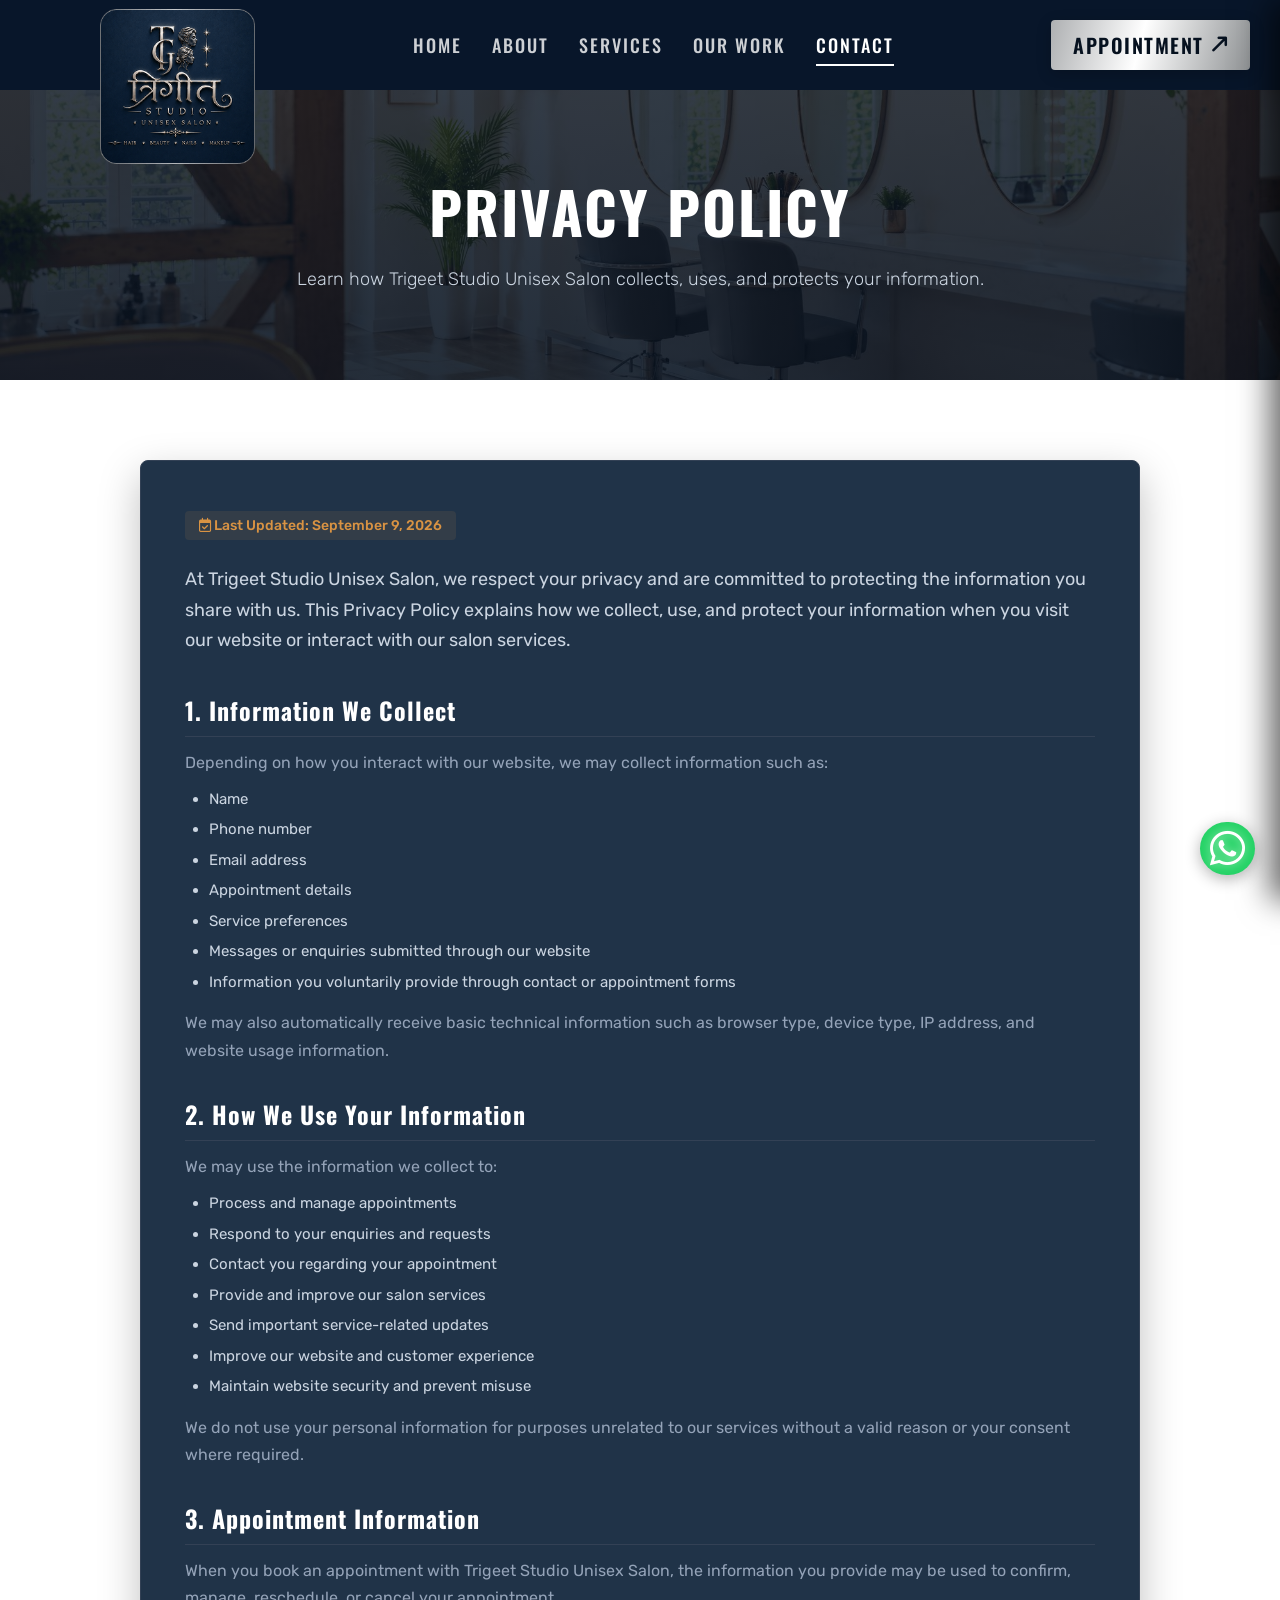
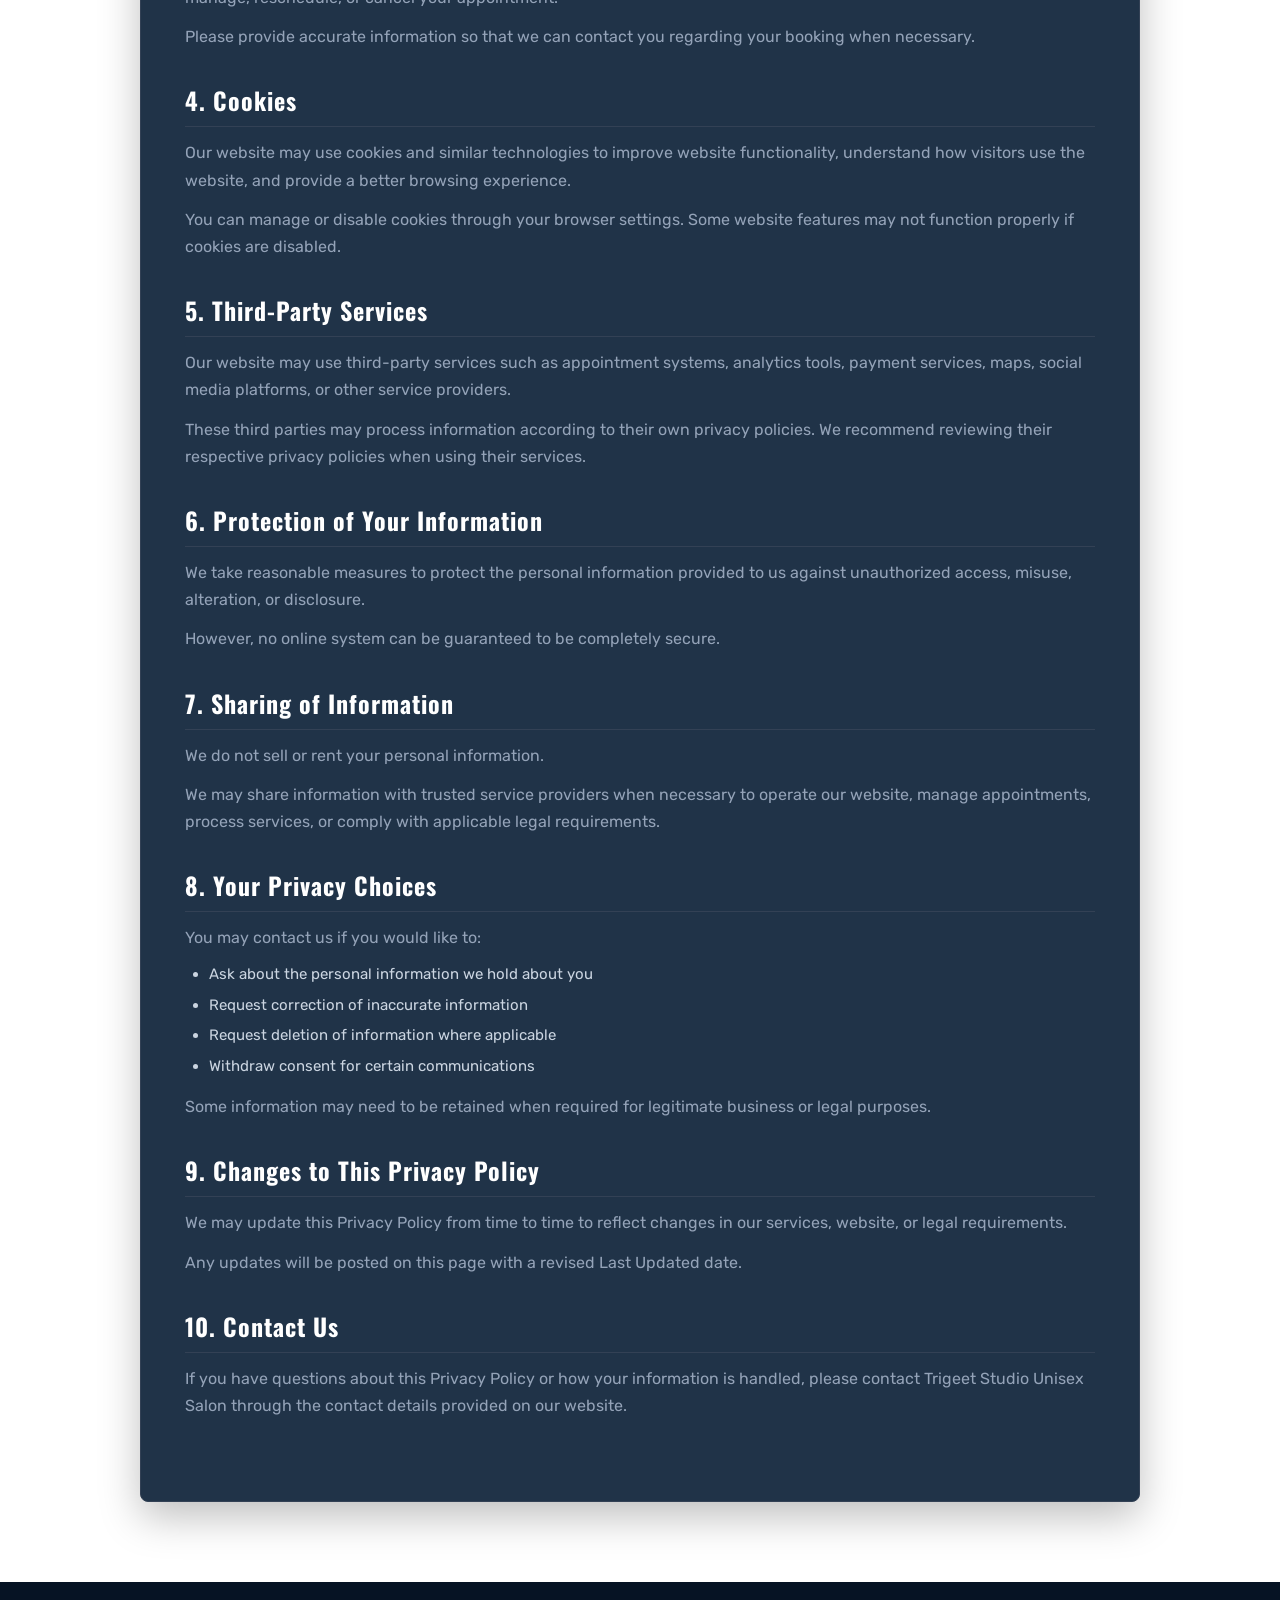
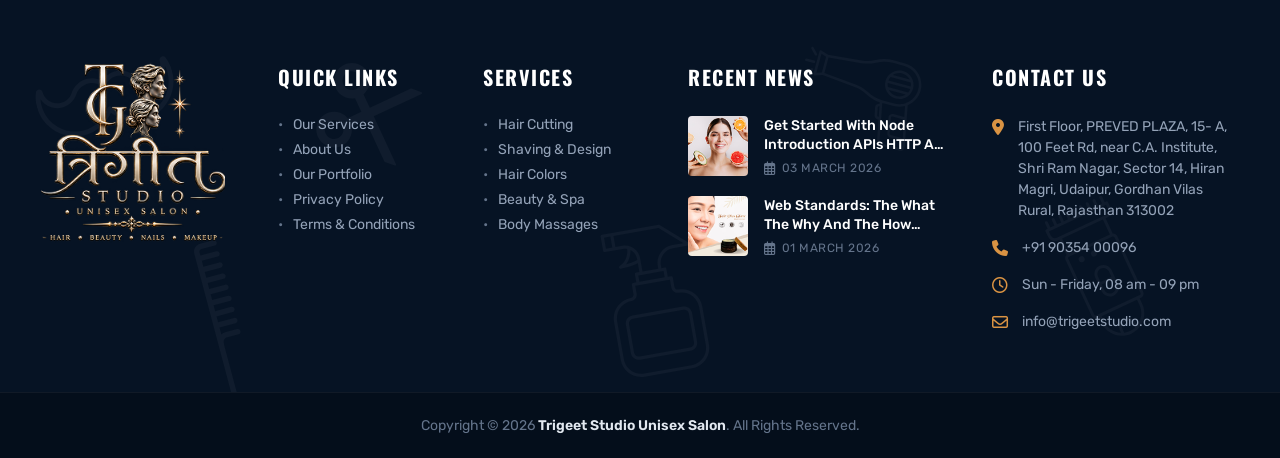
<file: privacy.html>
<!DOCTYPE html>
<html lang="en">

<head>
    <meta charset="UTF-8">
    <meta name="viewport" content="width=device-width, initial-scale=1.0">
    <title>Privacy Policy - Trigeet Studio</title>

    <!-- Google Fonts: Oswald & Rubik -->
    <link rel="preconnect" href="https://fonts.googleapis.com">
    <link rel="preconnect" href="https://fonts.gstatic.com" crossorigin>
    <link rel="icon" href="assets/favicon.ico">
    <link rel="stylesheet" href="https://cdnjs.cloudflare.com/ajax/libs/animate.css/4.1.1/animate.min.css" />
    <link
        href="https://fonts.googleapis.com/css2?family=Oswald:wght@300;400;500;600;700&family=Rubik:ital,wght@0,300;0,400;0,500;0,600;1,300&display=swap"
        rel="stylesheet">

    <!-- FontAwesome 6.5.1 -->
    <link rel="stylesheet" href="https://cdnjs.cloudflare.com/ajax/libs/font-awesome/6.5.1/css/all.min.css">

    <!-- Custom Style -->
    <link rel="stylesheet" href="style/style.css">
</head>

<body>



    <!-- Main Navigation Header -->
    <header class="site-header">
        <div class="header-container">
            <!-- Brand Logo Box (Vertical for Desktop, Horizontal for Tablet/Mobile) -->
            <a href="index.html" class="brand-logo-wrapper">
                <div class="logo-card">
                    <img src="assets/logo-vertical.png" alt="Trigeet Studio Logo" class="logo-vertical">
                    <img src="assets/logo-horizontal.png" alt="Trigeet Studio Logo" class="logo-horizontal">
                </div>
            </a>

            <!-- Desktop Center Navigation Links -->
            <nav class="desktop-nav">
                <ul class="nav-links">
                    <li><a href="index.html" class="nav-link">HOME</a></li>
                    <li><a href="about.html" class="nav-link">ABOUT</a></li>
                    <li><a href="service.html" class="nav-link">SERVICES</a></li>
                    <li><a href="our-work.html" class="nav-link">OUR WORK</a></li>
                    <li><a href="contact.html" class="nav-link active">CONTACT</a></li>
                </ul>
            </nav>

            <!-- Desktop Right Action Button -->
            <div class="header-action">
                <a href="appointment.html" class="btn-top-appointment">
                    APPOINTMENT <i class="fa-solid fa-arrow-up-long fa-rotate-by" style="--fa-rotate-angle: 45deg;"></i>
                </a>
            </div>

            <!-- Mobile & Tablet Hamburger Toggle -->
            <button class="burger-btn" id="burgerBtn" aria-label="Open menu">
                <i class="fa-solid fa-bars"></i>
            </button>
        </div>
    </header>

    <!-- Side Panel Backdrop Overlay -->
    <div class="side-panel-overlay" id="panelOverlay"></div>

    <!-- Responsive Drawer Side Panel -->
    <aside class="side-panel" id="sidePanel">
        <div class="side-panel-header">
            <img src="assets/logo-horizontal.png" alt="Trigeet Studio Logo" class="panel-logo">
            <button class="close-btn" id="closePanelBtn" aria-label="Close menu">
                <i class="fa-solid fa-xmark"></i>
            </button>
        </div>
        <div class="side-panel-body">
            <ul class="side-nav-links">
                <li><a href="index.html" class="side-link">HOME</a></li>
                <li><a href="about.html" class="side-link">ABOUT</a></li>
                <li><a href="service.html" class="side-link">SERVICES</a></li>
                <li><a href="our-work.html" class="side-link">OUR WORK</a></li>
                <li><a href="contact.html" class="side-link active">CONTACT</a></li>
            </ul>

            <div class="side-cta-wrapper">
                <a href="appointment.html" class="btn-side-appointment">
                    APPOINTMENT <i class="fa-solid fa-arrow-up-long fa-rotate-by" style="--fa-rotate-angle: 45deg;"></i>
                </a>
            </div>

            <div class="side-socials">
                <a href="#" aria-label="YouTube"><i class="fa-brands fa-youtube"></i></a>
                <a href="#" aria-label="Instagram"><i class="fa-brands fa-instagram"></i></a>
                <a href="#" aria-label="Twitter"><i class="fa-brands fa-twitter"></i></a>
                <a href="#" aria-label="Facebook"><i class="fa-brands fa-facebook-f"></i></a>
            </div>
        </div>
    </aside>

    <main>
        <!-- Privacy Policy Page Hero Section -->
        <section class="page-hero-section">
            <div class="page-hero-content">
                <h1 class="page-hero-title">PRIVACY POLICY</h1>
                <p class="page-hero-desc">Learn how Trigeet Studio Unisex Salon collects, uses, and protects your
                    information.</p>
            </div>
        </section>

        <!-- Main Legal Content Section -->
        <section class="legal-page-main-section">
            <div class="legal-page-container">
                <span class="legal-last-updated"><i class="fa-regular fa-calendar-check"></i> Last Updated: September 9,
                    2026</span>

                <p class="legal-intro-lead">
                    At Trigeet Studio Unisex Salon, we respect your privacy and are committed to protecting the
                    information you share with us. This Privacy Policy explains how we collect, use, and protect your
                    information when you visit our website or interact with our salon services.
                </p>

                <article class="legal-article-block">
                    <h2>1. Information We Collect</h2>
                    <p>Depending on how you interact with our website, we may collect information such as:</p>
                    <ul>
                        <li>Name</li>
                        <li>Phone number</li>
                        <li>Email address</li>
                        <li>Appointment details</li>
                        <li>Service preferences</li>
                        <li>Messages or enquiries submitted through our website</li>
                        <li>Information you voluntarily provide through contact or appointment forms</li>
                    </ul>
                    <p>We may also automatically receive basic technical information such as browser type, device type,
                        IP address, and website usage information.</p>
                </article>

                <article class="legal-article-block">
                    <h2>2. How We Use Your Information</h2>
                    <p>We may use the information we collect to:</p>
                    <ul>
                        <li>Process and manage appointments</li>
                        <li>Respond to your enquiries and requests</li>
                        <li>Contact you regarding your appointment</li>
                        <li>Provide and improve our salon services</li>
                        <li>Send important service-related updates</li>
                        <li>Improve our website and customer experience</li>
                        <li>Maintain website security and prevent misuse</li>
                    </ul>
                    <p>We do not use your personal information for purposes unrelated to our services without a valid
                        reason or your consent where required.</p>
                </article>

                <article class="legal-article-block">
                    <h2>3. Appointment Information</h2>
                    <p>When you book an appointment with Trigeet Studio Unisex Salon, the information you provide may be
                        used to confirm, manage, reschedule, or cancel your appointment.</p>
                    <p>Please provide accurate information so that we can contact you regarding your booking when
                        necessary.</p>
                </article>

                <article class="legal-article-block">
                    <h2>4. Cookies</h2>
                    <p>Our website may use cookies and similar technologies to improve website functionality, understand
                        how visitors use the website, and provide a better browsing experience.</p>
                    <p>You can manage or disable cookies through your browser settings. Some website features may not
                        function properly if cookies are disabled.</p>
                </article>

                <article class="legal-article-block">
                    <h2>5. Third-Party Services</h2>
                    <p>Our website may use third-party services such as appointment systems, analytics tools, payment
                        services, maps, social media platforms, or other service providers.</p>
                    <p>These third parties may process information according to their own privacy policies. We recommend
                        reviewing their respective privacy policies when using their services.</p>
                </article>

                <article class="legal-article-block">
                    <h2>6. Protection of Your Information</h2>
                    <p>We take reasonable measures to protect the personal information provided to us against
                        unauthorized access, misuse, alteration, or disclosure.</p>
                    <p>However, no online system can be guaranteed to be completely secure.</p>
                </article>

                <article class="legal-article-block">
                    <h2>7. Sharing of Information</h2>
                    <p>We do not sell or rent your personal information.</p>
                    <p>We may share information with trusted service providers when necessary to operate our website,
                        manage appointments, process services, or comply with applicable legal requirements.</p>
                </article>

                <article class="legal-article-block">
                    <h2>8. Your Privacy Choices</h2>
                    <p>You may contact us if you would like to:</p>
                    <ul>
                        <li>Ask about the personal information we hold about you</li>
                        <li>Request correction of inaccurate information</li>
                        <li>Request deletion of information where applicable</li>
                        <li>Withdraw consent for certain communications</li>
                    </ul>
                    <p>Some information may need to be retained when required for legitimate business or legal purposes.
                    </p>
                </article>

                <article class="legal-article-block">
                    <h2>9. Changes to This Privacy Policy</h2>
                    <p>We may update this Privacy Policy from time to time to reflect changes in our services, website,
                        or legal requirements.</p>
                    <p>Any updates will be posted on this page with a revised Last Updated date.</p>
                </article>

                <article class="legal-article-block">
                    <h2>10. Contact Us</h2>
                    <p>If you have questions about this Privacy Policy or how your information is handled, please
                        contact Trigeet Studio Unisex Salon through the contact details provided on our website.</p>
                </article>
            </div>
        </section>
    </main>

    <!-- Booking Thank You Confirmation Modal -->
    <div class="booking-modal-overlay" id="thankYouModal">
        <div class="modal-card">
            <div class="modal-success-icon">
                <i class="fa-solid fa-circle-check"></i>
            </div>
            <h2 class="modal-title">THANK YOU FOR BOOKING!</h2>
            <p class="modal-subtitle">Your appointment has been successfully placed with Trigeet Studio Unisex Salon.
            </p>

            <div class="modal-details-box" id="modalDetailsBox">
                <!-- Filled via JS -->
            </div>

            <a href="index.html" class="btn-modal-home">BACK TO HOME</a>
        </div>
    </div>

    <footer class="site-footer">
        <!-- SVG Icons Background Overlay -->
        <div class="footer-svg-bg" aria-hidden="true">
            <div class="footer-svg-item item-1">
                <svg fill="currentColor" viewBox="0 0 512 512">
                    <path
                        d="M501.546,161.19c-2.248-5.548-7.922-8.608-13.78-7.432c-5.895,1.175-9.974,6.198-9.921,12.205l0.001,0.147 c0,30.7-24.977,55.676-55.678,55.676c-18.664,0-35.998-9.286-46.366-24.841c-0.039-0.058-0.078-0.116-0.12-0.173l-2.284-3.257 c-0.053-0.076-0.108-0.152-0.164-0.225c-15.56-20.766-40.338-32.646-66.285-31.732c-18.938,0.655-37.038,8.246-50.95,21.137 c-13.912-12.891-32.012-20.482-50.95-21.137c-25.925-0.915-50.725,10.966-66.285,31.732c-0.056,0.075-0.11,0.149-0.164,0.225 l-2.284,3.257c-0.04,0.058-0.079,0.116-0.12,0.173c-10.368,15.555-27.701,24.841-46.366,24.841 c-30.7,0-55.678-24.976-55.678-55.676v-0.14c0.055-6.013-4.025-11.036-9.92-12.213c-5.866-1.174-11.532,1.885-13.78,7.43 C3.518,178.303,0,196.422,0,215.043c0,38.466,15.257,74.682,42.961,101.977c27.718,27.307,64.178,42.002,102.665,41.455 c43.337-0.646,83.732-20.802,110.373-54.515c26.641,33.713,67.037,53.869,110.373,54.515c0.724,0.011,1.444,0.017,2.167,0.017 c37.688,0,73.303-14.678,100.499-41.472C496.742,289.725,512,253.508,512,215.043C512,196.422,508.483,178.303,501.546,161.19z M456.565,304.359c-24.3,23.939-56.264,36.812-89.928,36.346c-41.686-0.621-80.27-21.855-103.209-56.8 c-1.642-2.501-4.435-4.01-7.429-4.01s-5.786,1.507-7.429,4.01c-22.94,34.943-61.524,56.178-103.209,56.8 c-33.702,0.463-65.627-12.406-89.928-36.346c-24.285-23.927-37.66-55.648-37.66-89.316c0-8.558,0.847-16.992,2.527-25.242 c9.878,28.911,37.317,49.758,69.531,49.758c24.584,0,47.414-12.209,61.094-32.662l2.145-3.058 c12.081-16.05,31.277-25.221,51.367-24.52c17.187,0.595,33.505,8.596,44.772,21.951c1.688,2.001,4.174,3.157,6.793,3.157 s5.104-1.155,6.793-3.157c11.266-13.355,27.585-21.356,44.771-21.951c20.119-0.68,39.285,8.471,51.367,24.52l2.145,3.058 c13.679,20.455,36.51,32.662,61.094,32.662c32.215,0,59.652-20.847,69.531-49.758c1.68,8.248,2.527,16.683,2.527,25.242 C494.227,248.711,480.852,280.432,456.565,304.359z" />
                </svg>
            </div>
            <div class="footer-svg-item item-2">
                <svg fill="currentColor" viewBox="0 0 1024 1024">
                    <path
                        d="M567.1 512l318.5-319.3c5-5 1.5-13.7-5.6-13.7h-90.5c-2.1 0-4.2.8-5.6 2.3l-273.3 274-90.2-90.5c12.5-22.1 19.7-47.6 19.7-74.8 0-83.9-68.1-152-152-152s-152 68.1-152 152 68.1 152 152 152c27.7 0 53.6-7.4 75.9-20.3l90 90.3-90.1 90.3A151.04 151.04 0 0 0 288 582c-83.9 0-152 68.1-152 152s68.1 152 152 152 152-68.1 152-152c0-27.2-7.2-52.7-19.7-74.8l90.2-90.5 273.3 274c1.5 1.5 3.5 2.3 5.6 2.3H880c7.1 0 10.7-8.6 5.6-13.7L567.1 512zM288 370c-44.1 0-80-35.9-80-80s35.9-80 80-80 80 35.9 80 80-35.9 80-80 80zm0 444c-44.1 0-80-35.9-80-80s35.9-80 80-80 80 35.9 80 80-35.9 80-80 80z" />
                </svg>
            </div>
            <div class="footer-svg-item item-3">
                <svg fill="currentColor" viewBox="0 0 100 100">
                    <path
                        d="M65,46c-1.1,0-2-0.9-2-2v-6c0-0.6-0.4-1-1-1h-2v-5c0-0.6-0.4-1-1-1h-2v-1.8c0-2.5,1-4.8,2.7-6.5s4.1-2.7,6.5-2.7H76 c0.4,0,0.8-0.3,0.9-0.6c0.1-0.4,0-0.8-0.3-1.1l-16-14C60.5,4.1,60.2,4,60,4H24c-0.6,0-1,0.4-1,1v9c0,0.6,0.4,1,1,1h11.4 c0.9,0,1.8,0.2,2.6,0.5c-0.1,1.7-0.9,7.3-6.4,9.6c-0.4,0.2-0.7,0.7-0.6,1.1c0.1,0.5,0.5,0.8,1,0.8c0.3,0,6.7,0,11-1.5l0,5.5h-2 c-0.6,0-1,0.4-1,1v5h-2c-0.6,0-1,0.4-1,1v6c0,1.1-0.9,2-2,2c-7.2,0-13,5.8-13,13v24c0,7.2,5.8,13,13,13h30c7.2,0,13-5.8,13-13V59 C78,51.8,72.2,46,65,46z M25,6h4v7h-4V6z M35.7,24.8c3-2.7,3.9-6.3,4.2-8.3c0.7,0.5,1.3,1.2,1.8,1.9c0.8,1.2,1.3,2.7,1.3,4.2 l0,0.8C40.9,24.2,38,24.6,35.7,24.8z M45,24C45,24,45,23.9,45,24l0-1.4c0-1.9-0.6-3.7-1.6-5.3c-1.8-2.7-4.8-4.3-8-4.3H31V6h28.6 l13.7,12h-7.1c-3,0-5.8,1.2-7.9,3.3S55,26.2,55,29.2V31H45L45,24z M42,33h2h12h2v4H42V33z M76,83c0,6.1-4.9,11-11,11H35 c-6.1,0-11-4.9-11-11V59c0-6.1,4.9-11,11-11c2.2,0,4-1.8,4-4v-5h2h18h2v5c0,2.2,1.8,4,4,4c6.1,0,11,4.9,11,11V83z" />
                    <path
                        d="M66,57H34c-2.8,0-5,2.2-5,5v18c0,2.8,2.2,5,5,5h32c2.8,0,5-2.2,5-5V62C71,59.2,68.8,57,66,57z M69,80c0,1.7-1.3,3-3,3H34 c-1.7,0-3-1.3-3-3V62c0-1.7,1.3-3,3-3h32c1.7,0,3,1.3,3,3V80z" />
                </svg>
            </div>
            <div class="footer-svg-item item-4">
                <svg fill="currentColor" viewBox="0 0 100 100">
                    <path d="M11,33H5c-0.6,0-1,0.4-1,1s0.4,1,1,1h6c0.6,0,1-0.4,1-1S11.6,33,11,33z" />
                    <path
                        d="M10.3,28.7c0.2,0.2,0.5,0.3,0.7,0.3c0.2,0,0.5-0.1,0.7-0.3c0.4-0.4,0.4-1,0-1.4l-3.8-4c-0.4-0.4-1-0.4-1.4,0 c-0.4,0.4-0.4,1,0,1.4L10.3,28.7z" />
                    <path
                        d="M10.3,39.3l-4,4c-0.4,0.4-0.4,1,0,1.4C6.5,44.9,6.7,45,7,45s0.5-0.1,0.7-0.3l4-4c0.4-0.4,0.4-1,0-1.4S10.7,38.9,10.3,39.3 z" />
                    <path
                        d="M89.3,47.5c4.1-3.1,6.7-8,6.7-13.5c0-9.4-7.6-17-17-17h-9.1c-4.7,0-9.4,1.2-13.5,3.4c-3.1,1.7-6.5,2.8-10.1,3.1L20.1,26 l-5.8-1.9C14,24,13.7,24,13.4,24.2C13.2,24.4,13,24.7,13,25v18c0,0.3,0.2,0.6,0.4,0.8c0.2,0.1,0.4,0.2,0.6,0.2 c0.1,0,0.2,0,0.3-0.1l5.8-1.9l26.2,2.5c3.6,0.3,7,1.4,10.1,3.1c3.5,1.9,7.5,3.1,11.5,3.4l0.2,1.1c-0.8,0.1-1.5,0.5-2,1.1 c-0.6,0.7-0.8,1.6-0.6,2.5l1.2,6c0.3,1.4,1.5,2.4,3,2.4h0.8l3.2,16.6C74,82,75.2,83,76.6,83h15.9c0.9,0,1.7-0.4,2.3-1.1 c0.6-0.7,0.8-1.6,0.6-2.5L89.3,47.5z M92.2,73h-9.6c-0.5,0-0.9-0.3-1-0.8l-2.3-12c-0.1-0.4,0.1-0.7,0.2-0.8S80,59,80.4,59h9.1 L92.2,73z M15,26.4l4,1.3v12.6l-4,1.3V26.4z M46.5,42.5L21,40.1V27.9l25.5-2.4c3.8-0.4,7.5-1.5,10.9-3.3c3.8-2.1,8.2-3.2,12.5-3.2 H79c8.3,0,15,6.7,15,15s-6.7,15-15,15h-9.1c-4.4,0-8.7-1.1-12.5-3.2C54,44,50.4,42.8,46.5,42.5z M69.7,62c-0.5,0-0.9-0.3-1-0.8 l-1.2-6c-0.1-0.3,0-0.6,0.2-0.9c0.2-0.2,0.5-0.4,0.8-0.4h0l1.6,8H69.7z M93.3,80.6c-0.2,0.2-0.5,0.4-0.8,0.4H76.6 c-0.5,0-0.9-0.3-1-0.8L70,51h9c3.1,0,6-0.8,8.5-2.3l1.6,8.3h-8.7c-0.9,0-1.7,0.4-2.3,1.1c-0.6,0.7-0.8,1.6-0.6,2.5l2.3,12 C80,74,81.2,75,82.7,75h10l0.9,4.8C93.6,80.1,93.5,80.4,93.3,80.6z" />
                    <path
                        d="M79,45c6.1,0,11-4.9,11-11s-4.9-11-11-11s-11,4.9-11,11S72.9,45,79,45z M79,43c-2.7,0-5-1.2-6.7-3h13.4 C84,41.8,81.7,43,79,43z M70.1,35h17.9c-0.1,1.1-0.4,2.1-0.9,3c0,0,0,0,0,0H71c0,0,0,0,0,0C70.5,37.1,70.2,36.1,70.1,35z M71,30 C71,30,71,30,71,30l16,0c0,0,0,0,0,0c0.5,0.9,0.8,1.9,0.9,3H70.1C70.2,31.9,70.5,30.9,71,30z M79,25c2.7,0,5,1.2,6.7,3H72.3 C74,26.2,76.3,25,79,25z" />
                </svg>
            </div>
            <div class="footer-svg-item item-5">
                <svg fill="currentColor" viewBox="0 0 100 100">
                    <path
                        d="M72,9h-1V5c0-0.6-0.4-1-1-1s-1,0.4-1,1v4h-3V5c0-0.6-0.4-1-1-1s-1,0.4-1,1v4h-3V5c0-0.6-0.4-1-1-1s-1,0.4-1,1v4h-3V5 c0-0.6-0.4-1-1-1s-1,0.4-1,1v4h-3V5c0-0.6-0.4-1-1-1s-1,0.4-1,1v4h-3V5c0-0.6-0.4-1-1-1s-1,0.4-1,1v4h-3V5c0-0.6-0.4-1-1-1 s-1,0.4-1,1v4h-3V5c0-0.6-0.4-1-1-1s-1,0.4-1,1v4h-3V5c0-0.6-0.4-1-1-1s-1,0.4-1,1v4h-1c-0.6,0-1,0.4-1,1v4c0,2.8,2.2,5,5,5h1 v11.2c-1.2,0.4-2,1.5-2,2.8v41c0,1.7,1.3,3,3,3h1v4c0,8.3,6.7,15,15,15s15-6.7,15-15v-4h1c1.7,0,3-1.3,3-3V33c0-1.3-0.8-2.4-2-2.8 V19h1c2.8,0,5-2.2,5-5v-4C73,9.4,72.6,9,72,9z M46,93.4V91c0-2.2,1.8-4,4-4s4,1.8,4,4v2.4c-1.3,0.4-2.6,0.6-4,0.6 S47.3,93.8,46,93.4z M63,81c0,5-2.8,9.3-7,11.5V91c0-3.3-2.7-6-6-6s-6,2.7-6,6v1.5c-4.2-2.2-7-6.5-7-11.5v-4h26V81z M67,74 c0,0.6-0.4,1-1,1h-2H36h-2c-0.6,0-1-0.4-1-1V33c0-0.6,0.4-1,1-1h32c0.6,0,1,0.4,1,1V74z M65,30H35V19h30V30z M71,14 c0,1.7-1.3,3-3,3h-2H34h-2c-1.7,0-3-1.3-3-3v-3h42V14z" />
                    <path
                        d="M50,46c-3.3,0-6,2.7-6,6v10c0,3.3,2.7,6,6,6s6-2.7,6-6V52C56,48.7,53.3,46,50,46z M50,48c2.2,0,4,1.8,4,4v4h-8v-4 C46,49.8,47.8,48,50,48z M50,66c-2.2,0-4-1.8-4-4v-4h8v4C54,64.2,52.2,66,50,66z" />
                    <circle cx="50" cy="37" r="2" />
                    <circle cx="59" cy="37" r="2" />
                    <circle cx="41" cy="37" r="2" />
                </svg>
            </div>
            <div class="footer-svg-item item-6">
                <svg fill="currentColor" viewBox="0 0 511.984 511.984">
                    <path
                        d="M476.88,493.808L320.976,337.221c-0.533-1.323-1.344-2.539-2.411-3.584c-0.064-0.064-6.336-6.464-6.379-14.187 c-0.043-4.523,2.091-8.853,6.507-13.269l32-32c4.16-4.16,4.16-10.923,0-15.083c-4.16-4.16-10.923-4.16-15.083,0l-32,32 c-6.123,6.123-9.259,12.181-10.965,17.664l-20.224-20.309l46.251-46.251c4.16-4.16,4.16-10.923,0-15.083 c-4.16-4.16-10.923-4.16-15.083,0l-46.229,46.229l-16.875-16.96l46.187-46.187c4.16-4.16,4.16-10.923,0-15.083 c-4.16-4.16-10.923-4.16-15.083,0l-46.144,46.144l-16.875-16.96l46.123-46.123c4.16-4.16,4.16-10.923,0-15.083 c-4.16-4.16-10.923-4.16-15.083,0l-46.08,46.08l-16.896-16.939l46.037-46.037c4.16-4.16,4.16-10.923,0-15.083 c-4.16-4.16-10.923-4.16-15.083,0l-46.016,45.995l-16.875-16.939l45.973-45.973c4.16-4.16,4.16-10.923,0-15.083 c-4.16-4.16-10.923-4.16-15.083,0l-45.931,45.931l-16.896-16.96l45.909-45.909c4.16-4.16,4.16-10.923,0-15.083 c-4.16-4.16-10.923-4.16-15.083,0l-45.867,45.867L80.848,96.027l45.824-45.824c4.16-4.16,4.16-10.923,0-15.083 c-4.16-4.16-10.923-4.16-15.083,0L65.787,80.923l-9.344-9.387c-4.16-4.16-4.16-10.923,0-15.083l38.251-38.251 c4.16-4.16,4.16-10.923,0-15.083c-4.16-4.16-10.923-4.16-15.083,0L41.36,41.371c-12.48,12.48-12.48,32.768-0.021,45.227 l420.416,422.251c2.069,2.091,4.821,3.136,7.552,3.136c2.709,0,5.44-1.045,7.531-3.093 C481.019,504.731,481.04,497.968,476.88,493.808z" />
                </svg>
            </div>
        </div>

        <div class="footer-container">
            <!-- 5 Columns Grid -->
            <div class="footer-grid">
                <!-- Column 1: Brand Logo -->
                <div class="footer-col footer-col-logo">
                    <a href="#" class="footer-logo-link">
                        <img src="assets/footer-logo-new.png" alt="Trigeet Studio Logo" class="footer-logo-img">
                    </a>
                </div>

                <!-- Column 2: Quick Links -->
                <div class="footer-col">
                    <h4 class="footer-col-title">QUICK LINKS</h4>
                    <ul class="footer-links-list">
                        <li><span class="bullet">•</span> <a href="service.html">Our Services</a></li>
                        <li><span class="bullet">•</span> <a href="about.html">About Us</a></li>
                        <li><span class="bullet">•</span> <a href="our-work.html">Our Portfolio</a></li>
                        <li><span class="bullet">•</span> <a href="privacy.html">Privacy Policy</a></li>
                        <li><span class="bullet">•</span> <a href="terms.html">Terms & Conditions</a></li>
                    </ul>
                </div>

                <!-- Column 3: Services -->
                <div class="footer-col">
                    <h4 class="footer-col-title">SERVICES</h4>
                    <ul class="footer-links-list">
                        <li><span class="bullet">•</span> <a href="#services">Hair Cutting</a></li>
                        <li><span class="bullet">•</span> <a href="#services">Shaving & Design</a></li>
                        <li><span class="bullet">•</span> <a href="#services">Hair Colors</a></li>
                        <li><span class="bullet">•</span> <a href="#services">Beauty & Spa</a></li>
                        <li><span class="bullet">•</span> <a href="#services">Body Massages</a></li>
                    </ul>
                </div>

                <!-- Column 4: Recent News -->
                <div class="footer-col footer-col-news">
                    <h4 class="footer-col-title">RECENT NEWS</h4>
                    <div class="footer-news-list">
                        <div class="news-item">
                            <img src="assets/price1.png" alt="Node Intro News" class="news-img">
                            <div class="news-content">
                                <a href="#" class="news-title">Get Started With Node Introduction APIs HTTP And ES6
                                    JavaScript</a>
                                <span class="news-date"><i class="fa-regular fa-calendar-days"></i> 03 MARCH 2026</span>
                            </div>
                        </div>
                        <div class="news-item">
                            <img src="assets/price3.png" alt="CSS News" class="news-img">
                            <div class="news-content">
                                <a href="#" class="news-title">Web Standards: The What The Why And The How Learn CSS</a>
                                <span class="news-date"><i class="fa-regular fa-calendar-days"></i> 01 MARCH 2026</span>
                            </div>
                        </div>
                    </div>
                </div>

                <!-- Column 5: Contact Us -->
                <div class="footer-col footer-col-contact">
                    <h4 class="footer-col-title">CONTACT US</h4>
                    <ul class="footer-contact-list">
                        <li>
                            <i class="fa-solid fa-location-dot contact-icon"></i>
                            <span>First Floor, PREVED PLAZA, 15- A, 100 Feet Rd, near C.A. Institute, Shri Ram Nagar,
                                Sector 14, Hiran Magri, Udaipur, Gordhan Vilas Rural, Rajasthan 313002</span>
                        </li>
                        <li>
                            <i class="fa-solid fa-phone contact-icon"></i>
                            <span>+91 90354 00096</span>
                        </li>
                        <li>
                            <i class="fa-regular fa-clock contact-icon"></i>
                            <span>Sun - Friday, 08 am - 09 pm</span>
                        </li>
                        <li>
                            <i class="fa-regular fa-envelope contact-icon"></i>
                            <span>info@trigeetstudio.com</span>
                        </li>
                    </ul>
                </div>
            </div>
        </div>

        <!-- Footer Bottom Bar -->
        <div class="footer-bottom">
            <div class="footer-bottom-container">
                <p class="copyright-text">
                    Copyright © 2026 <strong class="brand-name">Trigeet Studio Unisex Salon</strong>. All Rights
                    Reserved.
                </p>
            </div>
        </div>
    </footer>
    <style>
        .whatsapp-float-btn {
            position: fixed;
            bottom: 25px;
            right: 25px;
            z-index: 99999;
            display: flex;
            align-items: center;
            gap: 10px;
            background-color: #25D366;
            color: #ffffff;
            padding: 6px 10px 7px 10px;
            border-radius: 50px;
            text-decoration: none;
            font-family: 'Rubik', sans-serif;
            font-weight: 500;
            font-size: 15px;
            box-shadow: 0 4px 15px rgba(0, 0, 0, 0.3);
            transition: transform 0.3s ease, background-color 0.3s ease;
            animation: whatsapp-glow 2s infinite;
        }

        .whatsapp-float-btn:hover {
            transform: translateY(-3px) scale(1.03);
            background-color: #20ba5a;
            color: #ffffff;
        }

        .whatsapp-float-btn i {
            font-size: 40px;
            filter: drop-shadow(0 0 5px rgba(255, 255, 255, 0.6));
        }

        @keyframes whatsapp-glow {
            0% {
                box-shadow: 0 0 0 0 rgba(37, 211, 102, 0.7);
            }

            70% {
                box-shadow: 0 0 0 14px rgba(37, 211, 102, 0);
            }

            100% {
                box-shadow: 0 0 0 0 rgba(37, 211, 102, 0);
            }
        }

        @media (max-width: 576px) {
            .whatsapp-float-btn {
                bottom: 15px;
                right: 15px;
                padding: 10px 12px 10px 12px;
                font-size: 13px;
                gap: 8px;
            }

            .whatsapp-float-btn i {
                font-size: 36px;
            }
        }
    </style>

    <a href="https://wa.me/919717202195" class="whatsapp-float-btn" target="_blank" rel="noopener noreferrer"
        aria-label="Chat on WhatsApp with +91 9717202195">
        <i class="fa-brands fa-whatsapp"></i>
    </a>

    <!-- Script File -->
    <script type="module" src="script/script.js"></script>

</body>

</html>
</file>
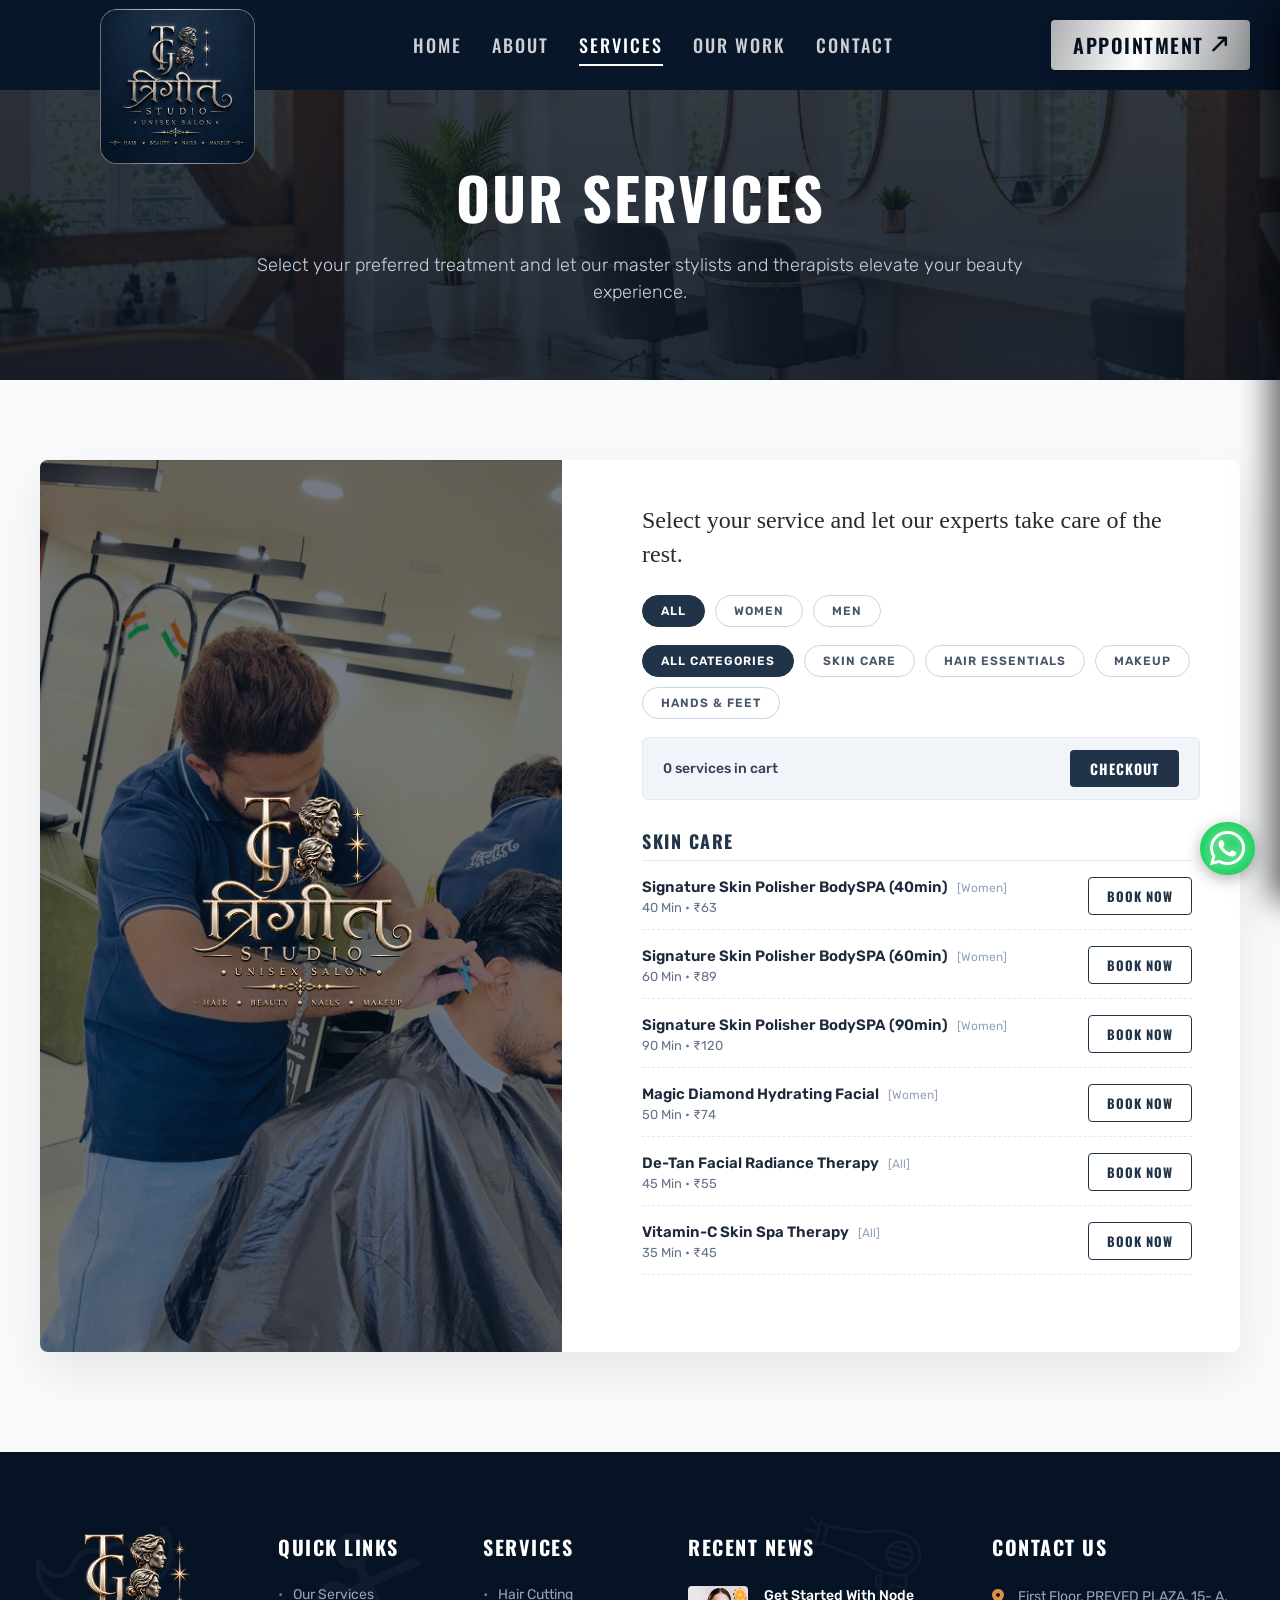
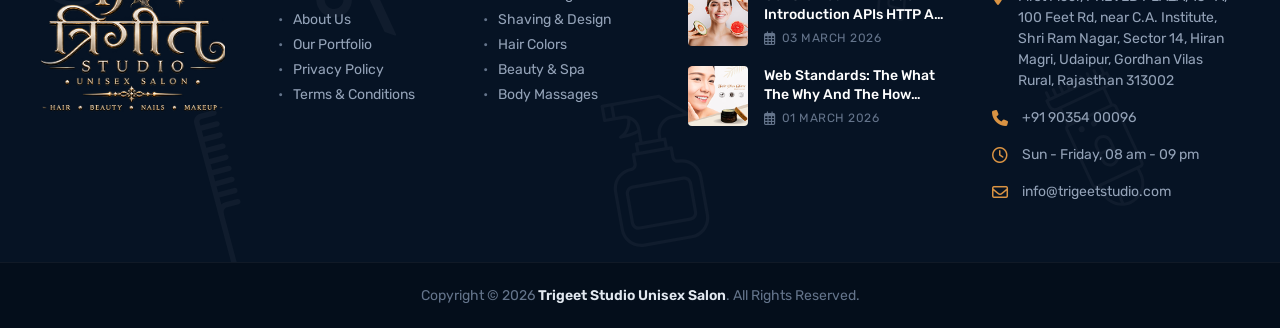
<file: service.html>
<!DOCTYPE html>
<html lang="en">

<head>
    <meta charset="UTF-8">
    <meta name="viewport" content="width=device-width, initial-scale=1.0">
    <title>Trigeet Studio - Unisex Salon</title>

    <!-- Google Fonts: Oswald & Rubik -->
    <link rel="preconnect" href="https://fonts.googleapis.com">
    <link rel="preconnect" href="https://fonts.gstatic.com" crossorigin>
    <link rel="icon" href="assets/favicon.ico">
    <link rel="stylesheet" href="https://cdnjs.cloudflare.com/ajax/libs/animate.css/4.1.1/animate.min.css" />
    <link
        href="https://fonts.googleapis.com/css2?family=Oswald:wght@300;400;500;600;700&family=Rubik:ital,wght@0,300;0,400;0,500;0,600;1,300&display=swap"
        rel="stylesheet">

    <!-- FontAwesome 6.5.1 -->
    <link rel="stylesheet" href="https://cdnjs.cloudflare.com/ajax/libs/font-awesome/6.5.1/css/all.min.css">

    <!-- Custom Style -->
    <link rel="stylesheet" href="style/style.css">
</head>

<body>



    <!-- Main Navigation Header -->
    <header class="site-header">
        <div class="header-container">
            <!-- Brand Logo Box (Vertical for Desktop, Horizontal for Tablet/Mobile) -->
            <a href="index.html" class="brand-logo-wrapper">
                <div class="logo-card">
                    <img src="assets/logo-vertical.png" alt="Trigeet Studio Logo" class="logo-vertical">
                    <img src="assets/logo-horizontal.png" alt="Trigeet Studio Logo" class="logo-horizontal">
                </div>
            </a>

            <!-- Desktop Center Navigation Links -->
            <nav class="desktop-nav">
                <ul class="nav-links">
                    <li><a href="index.html" class="nav-link">HOME</a></li>
                    <li><a href="about.html" class="nav-link">ABOUT</a></li>
                    <li><a href="service.html" class="nav-link active">SERVICES</a></li>
                    <li><a href="our-work.html" class="nav-link">OUR WORK</a></li>
                    <li><a href="contact.html" class="nav-link">CONTACT</a></li>
                </ul>
            </nav>

            <!-- Desktop Right Action Button -->
            <div class="header-action">
                <a href="appointment.html" class="btn-top-appointment">
                    APPOINTMENT <i class="fa-solid fa-arrow-up-long fa-rotate-by" style="--fa-rotate-angle: 45deg;"></i>
                </a>
            </div>

            <!-- Mobile & Tablet Hamburger Toggle -->
            <button class="burger-btn" id="burgerBtn" aria-label="Open menu">
                <i class="fa-solid fa-bars"></i>
            </button>
        </div>
    </header>

    <!-- Side Panel Backdrop Overlay -->
    <div class="side-panel-overlay" id="panelOverlay"></div>

    <!-- Responsive Drawer Side Panel -->
    <aside class="side-panel" id="sidePanel">
        <div class="side-panel-header">
            <img src="assets/logo-horizontal.png" alt="Trigeet Studio Logo" class="panel-logo">
            <button class="close-btn" id="closePanelBtn" aria-label="Close menu">
                <i class="fa-solid fa-xmark"></i>
            </button>
        </div>
        <div class="side-panel-body">
            <ul class="side-nav-links">
                <li><a href="index.html" class="side-link">HOME</a></li>
                <li><a href="about.html" class="side-link">ABOUT</a></li>
                <li><a href="service.html" class="side-link active">SERVICES</a></li>
                <li><a href="our-work.html" class="side-link">OUR WORK</a></li>
                <li><a href="contact.html" class="side-link">CONTACT</a></li>
            </ul>

            <div class="side-cta-wrapper">
                <a href="appointment.html" class="btn-side-appointment">
                    APPOINTMENT <i class="fa-solid fa-arrow-up-long fa-rotate-by" style="--fa-rotate-angle: 45deg;"></i>
                </a>
            </div>

            <div class="side-socials">
                <a href="#" aria-label="YouTube"><i class="fa-brands fa-youtube"></i></a>
                <a href="#" aria-label="Instagram"><i class="fa-brands fa-instagram"></i></a>
                <a href="#" aria-label="Twitter"><i class="fa-brands fa-twitter"></i></a>
                <a href="#" aria-label="Facebook"><i class="fa-brands fa-facebook-f"></i></a>
            </div>
        </div>
    </aside>

    <main>
        <!-- Service Page Hero Section (Not 100vh) -->
        <section class="page-hero-section">
            <div class="page-hero-content">
                <h1 class="page-hero-title">OUR SERVICES</h1>
                <p class="page-hero-desc">Select your preferred treatment and let our master stylists and therapists
                    elevate your beauty experience.</p>
            </div>
        </section>

        <!-- Main Service Selection Section (Screenshot 1 Layout) -->
        <section class="service-page-main-section">
            <div class="service-page-container">
                <!-- Left Side Image Box (Hidden on Mobile) -->
                <div class="service-page-left-box">
                    <img src="assets/about-left.jpg" alt="Trigeet Studio Ambiance" class="service-left-bg-img">
                    <div class="service-left-overlay"></div>
                    <div class="service-left-logo-wrapper">
                        <img src="assets/footer-logo-new.png" alt="Trigeet Studio Logo" class="service-left-logo">
                    </div>
                </div>

                <!-- Right Side Service Filter & Item List -->
                <div class="service-page-right-box">
                    <h2 class="service-right-title">Select your service and let our experts take care of the rest.</h2>

                    <!-- Gender Filter Pills -->
                    <div class="filter-group gender-filter-group" id="serviceGenderFilters">
                        <button class="filter-pill gender-pill active" data-gender="all">ALL</button>
                        <button class="filter-pill gender-pill" data-gender="women">WOMEN</button>
                        <button class="filter-pill gender-pill" data-gender="men">MEN</button>
                    </div>

                    <!-- Category Filter Pills -->
                    <div class="filter-group category-filter-group" id="serviceCategoryFilters">
                        <button class="filter-pill category-pill active" data-category="all">ALL CATEGORIES</button>
                        <button class="filter-pill category-pill" data-category="skincare">SKIN CARE</button>
                        <button class="filter-pill category-pill" data-category="hairessentials">HAIR
                            ESSENTIALS</button>
                        <button class="filter-pill category-pill" data-category="makeup">MAKEUP</button>
                        <button class="filter-pill category-pill" data-category="handsfeet">HANDS & FEET</button>
                    </div>

                    <!-- Cart Summary Bar -->
                    <div class="cart-summary-bar">
                        <span class="cart-summary-text" id="serviceCartSummaryText">0 services in cart</span>
                        <a href="appointment.html" class="btn-checkout-link">CHECKOUT</a>
                    </div>

                    <!-- Service List Container -->
                    <div class="service-list-container" id="servicePageList">
                        <!-- Populated dynamically via JS -->
                    </div>
                </div>
            </div>
        </section>
    </main>

    <footer class="site-footer">
        <!-- SVG Icons Background Overlay -->
        <div class="footer-svg-bg" aria-hidden="true">
            <div class="footer-svg-item item-1">
                <svg fill="currentColor" viewBox="0 0 512 512">
                    <path
                        d="M501.546,161.19c-2.248-5.548-7.922-8.608-13.78-7.432c-5.895,1.175-9.974,6.198-9.921,12.205l0.001,0.147 c0,30.7-24.977,55.676-55.678,55.676c-18.664,0-35.998-9.286-46.366-24.841c-0.039-0.058-0.078-0.116-0.12-0.173l-2.284-3.257 c-0.053-0.076-0.108-0.152-0.164-0.225c-15.56-20.766-40.338-32.646-66.285-31.732c-18.938,0.655-37.038,8.246-50.95,21.137 c-13.912-12.891-32.012-20.482-50.95-21.137c-25.925-0.915-50.725,10.966-66.285,31.732c-0.056,0.075-0.11,0.149-0.164,0.225 l-2.284,3.257c-0.04,0.058-0.079,0.116-0.12,0.173c-10.368,15.555-27.701,24.841-46.366,24.841 c-30.7,0-55.678-24.976-55.678-55.676v-0.14c0.055-6.013-4.025-11.036-9.92-12.213c-5.866-1.174-11.532,1.885-13.78,7.43 C3.518,178.303,0,196.422,0,215.043c0,38.466,15.257,74.682,42.961,101.977c27.718,27.307,64.178,42.002,102.665,41.455 c43.337-0.646,83.732-20.802,110.373-54.515c26.641,33.713,67.037,53.869,110.373,54.515c0.724,0.011,1.444,0.017,2.167,0.017 c37.688,0,73.303-14.678,100.499-41.472C496.742,289.725,512,253.508,512,215.043C512,196.422,508.483,178.303,501.546,161.19z M456.565,304.359c-24.3,23.939-56.264,36.812-89.928,36.346c-41.686-0.621-80.27-21.855-103.209-56.8 c-1.642-2.501-4.435-4.01-7.429-4.01s-5.786,1.507-7.429,4.01c-22.94,34.943-61.524,56.178-103.209,56.8 c-33.702,0.463-65.627-12.406-89.928-36.346c-24.285-23.927-37.66-55.648-37.66-89.316c0-8.558,0.847-16.992,2.527-25.242 c9.878,28.911,37.317,49.758,69.531,49.758c24.584,0,47.414-12.209,61.094-32.662l2.145-3.058 c12.081-16.05,31.277-25.221,51.367-24.52c17.187,0.595,33.505,8.596,44.772,21.951c1.688,2.001,4.174,3.157,6.793,3.157 s5.104-1.155,6.793-3.157c11.266-13.355,27.585-21.356,44.771-21.951c20.119-0.68,39.285,8.471,51.367,24.52l2.145,3.058 c13.679,20.455,36.51,32.662,61.094,32.662c32.215,0,59.652-20.847,69.531-49.758c1.68,8.248,2.527,16.683,2.527,25.242 C494.227,248.711,480.852,280.432,456.565,304.359z" />
                </svg>
            </div>
            <div class="footer-svg-item item-2">
                <svg fill="currentColor" viewBox="0 0 1024 1024">
                    <path
                        d="M567.1 512l318.5-319.3c5-5 1.5-13.7-5.6-13.7h-90.5c-2.1 0-4.2.8-5.6 2.3l-273.3 274-90.2-90.5c12.5-22.1 19.7-47.6 19.7-74.8 0-83.9-68.1-152-152-152s-152 68.1-152 152 68.1 152 152 152c27.7 0 53.6-7.4 75.9-20.3l90 90.3-90.1 90.3A151.04 151.04 0 0 0 288 582c-83.9 0-152 68.1-152 152s68.1 152 152 152 152-68.1 152-152c0-27.2-7.2-52.7-19.7-74.8l90.2-90.5 273.3 274c1.5 1.5 3.5 2.3 5.6 2.3H880c7.1 0 10.7-8.6 5.6-13.7L567.1 512zM288 370c-44.1 0-80-35.9-80-80s35.9-80 80-80 80 35.9 80 80-35.9 80-80 80zm0 444c-44.1 0-80-35.9-80-80s35.9-80 80-80 80 35.9 80 80-35.9 80-80 80z" />
                </svg>
            </div>
            <div class="footer-svg-item item-3">
                <svg fill="currentColor" viewBox="0 0 100 100">
                    <path
                        d="M65,46c-1.1,0-2-0.9-2-2v-6c0-0.6-0.4-1-1-1h-2v-5c0-0.6-0.4-1-1-1h-2v-1.8c0-2.5,1-4.8,2.7-6.5s4.1-2.7,6.5-2.7H76 c0.4,0,0.8-0.3,0.9-0.6c0.1-0.4,0-0.8-0.3-1.1l-16-14C60.5,4.1,60.2,4,60,4H24c-0.6,0-1,0.4-1,1v9c0,0.6,0.4,1,1,1h11.4 c0.9,0,1.8,0.2,2.6,0.5c-0.1,1.7-0.9,7.3-6.4,9.6c-0.4,0.2-0.7,0.7-0.6,1.1c0.1,0.5,0.5,0.8,1,0.8c0.3,0,6.7,0,11-1.5l0,5.5h-2 c-0.6,0-1,0.4-1,1v5h-2c-0.6,0-1,0.4-1,1v6c0,1.1-0.9,2-2,2c-7.2,0-13,5.8-13,13v24c0,7.2,5.8,13,13,13h30c7.2,0,13-5.8,13-13V59 C78,51.8,72.2,46,65,46z M25,6h4v7h-4V6z M35.7,24.8c3-2.7,3.9-6.3,4.2-8.3c0.7,0.5,1.3,1.2,1.8,1.9c0.8,1.2,1.3,2.7,1.3,4.2 l0,0.8C40.9,24.2,38,24.6,35.7,24.8z M45,24C45,24,45,23.9,45,24l0-1.4c0-1.9-0.6-3.7-1.6-5.3c-1.8-2.7-4.8-4.3-8-4.3H31V6h28.6 l13.7,12h-7.1c-3,0-5.8,1.2-7.9,3.3S55,26.2,55,29.2V31H45L45,24z M42,33h2h12h2v4H42V33z M76,83c0,6.1-4.9,11-11,11H35 c-6.1,0-11-4.9-11-11V59c0-6.1,4.9-11,11-11c2.2,0,4-1.8,4-4v-5h2h18h2v5c0,2.2,1.8,4,4,4c6.1,0,11,4.9,11,11V83z" />
                    <path
                        d="M66,57H34c-2.8,0-5,2.2-5,5v18c0,2.8,2.2,5,5,5h32c2.8,0,5-2.2,5-5V62C71,59.2,68.8,57,66,57z M69,80c0,1.7-1.3,3-3,3H34 c-1.7,0-3-1.3-3-3V62c0-1.7,1.3-3,3-3h32c1.7,0,3,1.3,3,3V80z" />
                </svg>
            </div>
            <div class="footer-svg-item item-4">
                <svg fill="currentColor" viewBox="0 0 100 100">
                    <path d="M11,33H5c-0.6,0-1,0.4-1,1s0.4,1,1,1h6c0.6,0,1-0.4,1-1S11.6,33,11,33z" />
                    <path
                        d="M10.3,28.7c0.2,0.2,0.5,0.3,0.7,0.3c0.2,0,0.5-0.1,0.7-0.3c0.4-0.4,0.4-1,0-1.4l-3.8-4c-0.4-0.4-1-0.4-1.4,0 c-0.4,0.4-0.4,1,0,1.4L10.3,28.7z" />
                    <path
                        d="M10.3,39.3l-4,4c-0.4,0.4-0.4,1,0,1.4C6.5,44.9,6.7,45,7,45s0.5-0.1,0.7-0.3l4-4c0.4-0.4,0.4-1,0-1.4S10.7,38.9,10.3,39.3 z" />
                    <path
                        d="M89.3,47.5c4.1-3.1,6.7-8,6.7-13.5c0-9.4-7.6-17-17-17h-9.1c-4.7,0-9.4,1.2-13.5,3.4c-3.1,1.7-6.5,2.8-10.1,3.1L20.1,26 l-5.8-1.9C14,24,13.7,24,13.4,24.2C13.2,24.4,13,24.7,13,25v18c0,0.3,0.2,0.6,0.4,0.8c0.2,0.1,0.4,0.2,0.6,0.2 c0.1,0,0.2,0,0.3-0.1l5.8-1.9l26.2,2.5c3.6,0.3,7,1.4,10.1,3.1c3.5,1.9,7.5,3.1,11.5,3.4l0.2,1.1c-0.8,0.1-1.5,0.5-2,1.1 c-0.6,0.7-0.8,1.6-0.6,2.5l1.2,6c0.3,1.4,1.5,2.4,3,2.4h0.8l3.2,16.6C74,82,75.2,83,76.6,83h15.9c0.9,0,1.7-0.4,2.3-1.1 c0.6-0.7,0.8-1.6,0.6-2.5L89.3,47.5z M92.2,73h-9.6c-0.5,0-0.9-0.3-1-0.8l-2.3-12c-0.1-0.4,0.1-0.7,0.2-0.8S80,59,80.4,59h9.1 L92.2,73z M15,26.4l4,1.3v12.6l-4,1.3V26.4z M46.5,42.5L21,40.1V27.9l25.5-2.4c3.8-0.4,7.5-1.5,10.9-3.3c3.8-2.1,8.2-3.2,12.5-3.2 H79c8.3,0,15,6.7,15,15s-6.7,15-15,15h-9.1c-4.4,0-8.7-1.1-12.5-3.2C54,44,50.4,42.8,46.5,42.5z M69.7,62c-0.5,0-0.9-0.3-1-0.8 l-1.2-6c-0.1-0.3,0-0.6,0.2-0.9c0.2-0.2,0.5-0.4,0.8-0.4h0l1.6,8H69.7z M93.3,80.6c-0.2,0.2-0.5,0.4-0.8,0.4H76.6 c-0.5,0-0.9-0.3-1-0.8L70,51h9c3.1,0,6-0.8,8.5-2.3l1.6,8.3h-8.7c-0.9,0-1.7,0.4-2.3,1.1c-0.6,0.7-0.8,1.6-0.6,2.5l2.3,12 C80,74,81.2,75,82.7,75h10l0.9,4.8C93.6,80.1,93.5,80.4,93.3,80.6z" />
                    <path
                        d="M79,45c6.1,0,11-4.9,11-11s-4.9-11-11-11s-11,4.9-11,11S72.9,45,79,45z M79,43c-2.7,0-5-1.2-6.7-3h13.4 C84,41.8,81.7,43,79,43z M70.1,35h17.9c-0.1,1.1-0.4,2.1-0.9,3c0,0,0,0,0,0H71c0,0,0,0,0,0C70.5,37.1,70.2,36.1,70.1,35z M71,30 C71,30,71,30,71,30l16,0c0,0,0,0,0,0c0.5,0.9,0.8,1.9,0.9,3H70.1C70.2,31.9,70.5,30.9,71,30z M79,25c2.7,0,5,1.2,6.7,3H72.3 C74,26.2,76.3,25,79,25z" />
                </svg>
            </div>
            <div class="footer-svg-item item-5">
                <svg fill="currentColor" viewBox="0 0 100 100">
                    <path
                        d="M72,9h-1V5c0-0.6-0.4-1-1-1s-1,0.4-1,1v4h-3V5c0-0.6-0.4-1-1-1s-1,0.4-1,1v4h-3V5c0-0.6-0.4-1-1-1s-1,0.4-1,1v4h-3V5 c0-0.6-0.4-1-1-1s-1,0.4-1,1v4h-3V5c0-0.6-0.4-1-1-1s-1,0.4-1,1v4h-3V5c0-0.6-0.4-1-1-1s-1,0.4-1,1v4h-3V5c0-0.6-0.4-1-1-1 s-1,0.4-1,1v4h-3V5c0-0.6-0.4-1-1-1s-1,0.4-1,1v4h-3V5c0-0.6-0.4-1-1-1s-1,0.4-1,1v4h-1c-0.6,0-1,0.4-1,1v4c0,2.8,2.2,5,5,5h1 v11.2c-1.2,0.4-2,1.5-2,2.8v41c0,1.7,1.3,3,3,3h1v4c0,8.3,6.7,15,15,15s15-6.7,15-15v-4h1c1.7,0,3-1.3,3-3V33c0-1.3-0.8-2.4-2-2.8 V19h1c2.8,0,5-2.2,5-5v-4C73,9.4,72.6,9,72,9z M46,93.4V91c0-2.2,1.8-4,4-4s4,1.8,4,4v2.4c-1.3,0.4-2.6,0.6-4,0.6 S47.3,93.8,46,93.4z M63,81c0,5-2.8,9.3-7,11.5V91c0-3.3-2.7-6-6-6s-6,2.7-6,6v1.5c-4.2-2.2-7-6.5-7-11.5v-4h26V81z M67,74 c0,0.6-0.4,1-1,1h-2H36h-2c-0.6,0-1-0.4-1-1V33c0-0.6,0.4-1,1-1h32c0.6,0,1,0.4,1,1V74z M65,30H35V19h30V30z M71,14 c0,1.7-1.3,3-3,3h-2H34h-2c-1.7,0-3-1.3-3-3v-3h42V14z" />
                    <path
                        d="M50,46c-3.3,0-6,2.7-6,6v10c0,3.3,2.7,6,6,6s6-2.7,6-6V52C56,48.7,53.3,46,50,46z M50,48c2.2,0,4,1.8,4,4v4h-8v-4 C46,49.8,47.8,48,50,48z M50,66c-2.2,0-4-1.8-4-4v-4h8v4C54,64.2,52.2,66,50,66z" />
                    <circle cx="50" cy="37" r="2" />
                    <circle cx="59" cy="37" r="2" />
                    <circle cx="41" cy="37" r="2" />
                </svg>
            </div>
            <div class="footer-svg-item item-6">
                <svg fill="currentColor" viewBox="0 0 511.984 511.984">
                    <path
                        d="M476.88,493.808L320.976,337.221c-0.533-1.323-1.344-2.539-2.411-3.584c-0.064-0.064-6.336-6.464-6.379-14.187 c-0.043-4.523,2.091-8.853,6.507-13.269l32-32c4.16-4.16,4.16-10.923,0-15.083c-4.16-4.16-10.923-4.16-15.083,0l-32,32 c-6.123,6.123-9.259,12.181-10.965,17.664l-20.224-20.309l46.251-46.251c4.16-4.16,4.16-10.923,0-15.083 c-4.16-4.16-10.923-4.16-15.083,0l-46.229,46.229l-16.875-16.96l46.187-46.187c4.16-4.16,4.16-10.923,0-15.083 c-4.16-4.16-10.923-4.16-15.083,0l-46.144,46.144l-16.875-16.96l46.123-46.123c4.16-4.16,4.16-10.923,0-15.083 c-4.16-4.16-10.923-4.16-15.083,0l-46.08,46.08l-16.896-16.939l46.037-46.037c4.16-4.16,4.16-10.923,0-15.083 c-4.16-4.16-10.923-4.16-15.083,0l-46.016,45.995l-16.875-16.939l45.973-45.973c4.16-4.16,4.16-10.923,0-15.083 c-4.16-4.16-10.923-4.16-15.083,0l-45.931,45.931l-16.896-16.96l45.909-45.909c4.16-4.16,4.16-10.923,0-15.083 c-4.16-4.16-10.923-4.16-15.083,0l-45.867,45.867L80.848,96.027l45.824-45.824c4.16-4.16,4.16-10.923,0-15.083 c-4.16-4.16-10.923-4.16-15.083,0L65.787,80.923l-9.344-9.387c-4.16-4.16-4.16-10.923,0-15.083l38.251-38.251 c4.16-4.16,4.16-10.923,0-15.083c-4.16-4.16-10.923-4.16-15.083,0L41.36,41.371c-12.48,12.48-12.48,32.768-0.021,45.227 l420.416,422.251c2.069,2.091,4.821,3.136,7.552,3.136c2.709,0,5.44-1.045,7.531-3.093 C481.019,504.731,481.04,497.968,476.88,493.808z" />
                </svg>
            </div>
        </div>

        <div class="footer-container">
            <!-- 5 Columns Grid -->
            <div class="footer-grid">
                <!-- Column 1: Brand Logo -->
                <div class="footer-col footer-col-logo">
                    <a href="#" class="footer-logo-link">
                        <img src="assets/footer-logo-new.png" alt="Trigeet Studio Logo" class="footer-logo-img">
                    </a>
                </div>

                <!-- Column 2: Quick Links -->
                <div class="footer-col">
                    <h4 class="footer-col-title">QUICK LINKS</h4>
                    <ul class="footer-links-list">
                        <li><span class="bullet">•</span> <a href="service.html">Our Services</a></li>
                        <li><span class="bullet">•</span> <a href="about.html">About Us</a></li>
                        <li><span class="bullet">•</span> <a href="our-work.html">Our Portfolio</a></li>
                        <li><span class="bullet">•</span> <a href="privacy.html">Privacy Policy</a></li>
                        <li><span class="bullet">•</span> <a href="terms.html">Terms & Conditions</a></li>
                    </ul>
                </div>

                <!-- Column 3: Services -->
                <div class="footer-col">
                    <h4 class="footer-col-title">SERVICES</h4>
                    <ul class="footer-links-list">
                        <li><span class="bullet">•</span> <a href="#services">Hair Cutting</a></li>
                        <li><span class="bullet">•</span> <a href="#services">Shaving & Design</a></li>
                        <li><span class="bullet">•</span> <a href="#services">Hair Colors</a></li>
                        <li><span class="bullet">•</span> <a href="#services">Beauty & Spa</a></li>
                        <li><span class="bullet">•</span> <a href="#services">Body Massages</a></li>
                    </ul>
                </div>

                <!-- Column 4: Recent News -->
                <div class="footer-col footer-col-news">
                    <h4 class="footer-col-title">RECENT NEWS</h4>
                    <div class="footer-news-list">
                        <div class="news-item">
                            <img src="assets/price1.png" alt="Node Intro News" class="news-img">
                            <div class="news-content">
                                <a href="#" class="news-title">Get Started With Node Introduction APIs HTTP And ES6
                                    JavaScript</a>
                                <span class="news-date"><i class="fa-regular fa-calendar-days"></i> 03 MARCH 2026</span>
                            </div>
                        </div>
                        <div class="news-item">
                            <img src="assets/price3.png" alt="CSS News" class="news-img">
                            <div class="news-content">
                                <a href="#" class="news-title">Web Standards: The What The Why And The How Learn CSS</a>
                                <span class="news-date"><i class="fa-regular fa-calendar-days"></i> 01 MARCH 2026</span>
                            </div>
                        </div>
                    </div>
                </div>

                <!-- Column 5: Contact Us -->
                <div class="footer-col footer-col-contact">
                    <h4 class="footer-col-title">CONTACT US</h4>
                    <ul class="footer-contact-list">
                        <li>
                            <i class="fa-solid fa-location-dot contact-icon"></i>
                            <span>First Floor, PREVED PLAZA, 15- A, 100 Feet Rd, near C.A. Institute, Shri Ram Nagar,
                                Sector 14, Hiran Magri, Udaipur, Gordhan Vilas Rural, Rajasthan 313002</span>
                        </li>
                        <li>
                            <i class="fa-solid fa-phone contact-icon"></i>
                            <span>+91 90354 00096</span>
                        </li>
                        <li>
                            <i class="fa-regular fa-clock contact-icon"></i>
                            <span>Sun - Friday, 08 am - 09 pm</span>
                        </li>
                        <li>
                            <i class="fa-regular fa-envelope contact-icon"></i>
                            <span>info@trigeetstudio.com</span>
                        </li>
                    </ul>
                </div>
            </div>
        </div>

        <!-- Footer Bottom Bar -->
        <div class="footer-bottom">
            <div class="footer-bottom-container">
                <p class="copyright-text">
                    Copyright © 2026 <strong class="brand-name">Trigeet Studio Unisex Salon</strong>. All Rights
                    Reserved.
                </p>
            </div>
        </div>
    </footer>
    <style>
        .whatsapp-float-btn {
            position: fixed;
            bottom: 25px;
            right: 25px;
            z-index: 99999;
            display: flex;
            align-items: center;
            gap: 10px;
            background-color: #25D366;
            color: #ffffff;
            padding: 6px 10px 7px 10px;
            border-radius: 50px;
            text-decoration: none;
            font-family: 'Rubik', sans-serif;
            font-weight: 500;
            font-size: 15px;
            box-shadow: 0 4px 15px rgba(0, 0, 0, 0.3);
            transition: transform 0.3s ease, background-color 0.3s ease;
            animation: whatsapp-glow 2s infinite;
        }

        .whatsapp-float-btn:hover {
            transform: translateY(-3px) scale(1.03);
            background-color: #20ba5a;
            color: #ffffff;
        }

        .whatsapp-float-btn i {
            font-size: 40px;
            filter: drop-shadow(0 0 5px rgba(255, 255, 255, 0.6));
        }

        @keyframes whatsapp-glow {
            0% {
                box-shadow: 0 0 0 0 rgba(37, 211, 102, 0.7);
            }

            70% {
                box-shadow: 0 0 0 14px rgba(37, 211, 102, 0);
            }

            100% {
                box-shadow: 0 0 0 0 rgba(37, 211, 102, 0);
            }
        }

        @media (max-width: 576px) {
            .whatsapp-float-btn {
                bottom: 15px;
                right: 15px;
                padding: 10px 12px 10px 12px;
                font-size: 13px;
                gap: 8px;
            }

            .whatsapp-float-btn i {
                font-size: 36px;
            }
        }
    </style>

    <a href="https://wa.me/919717202195" class="whatsapp-float-btn" target="_blank" rel="noopener noreferrer"
        aria-label="Chat on WhatsApp with +91 9717202195">
        <i class="fa-brands fa-whatsapp"></i>
    </a>

    <!-- Script File -->
    <script type="module" src="script/script.js"></script>

</body>

</html>
</file>
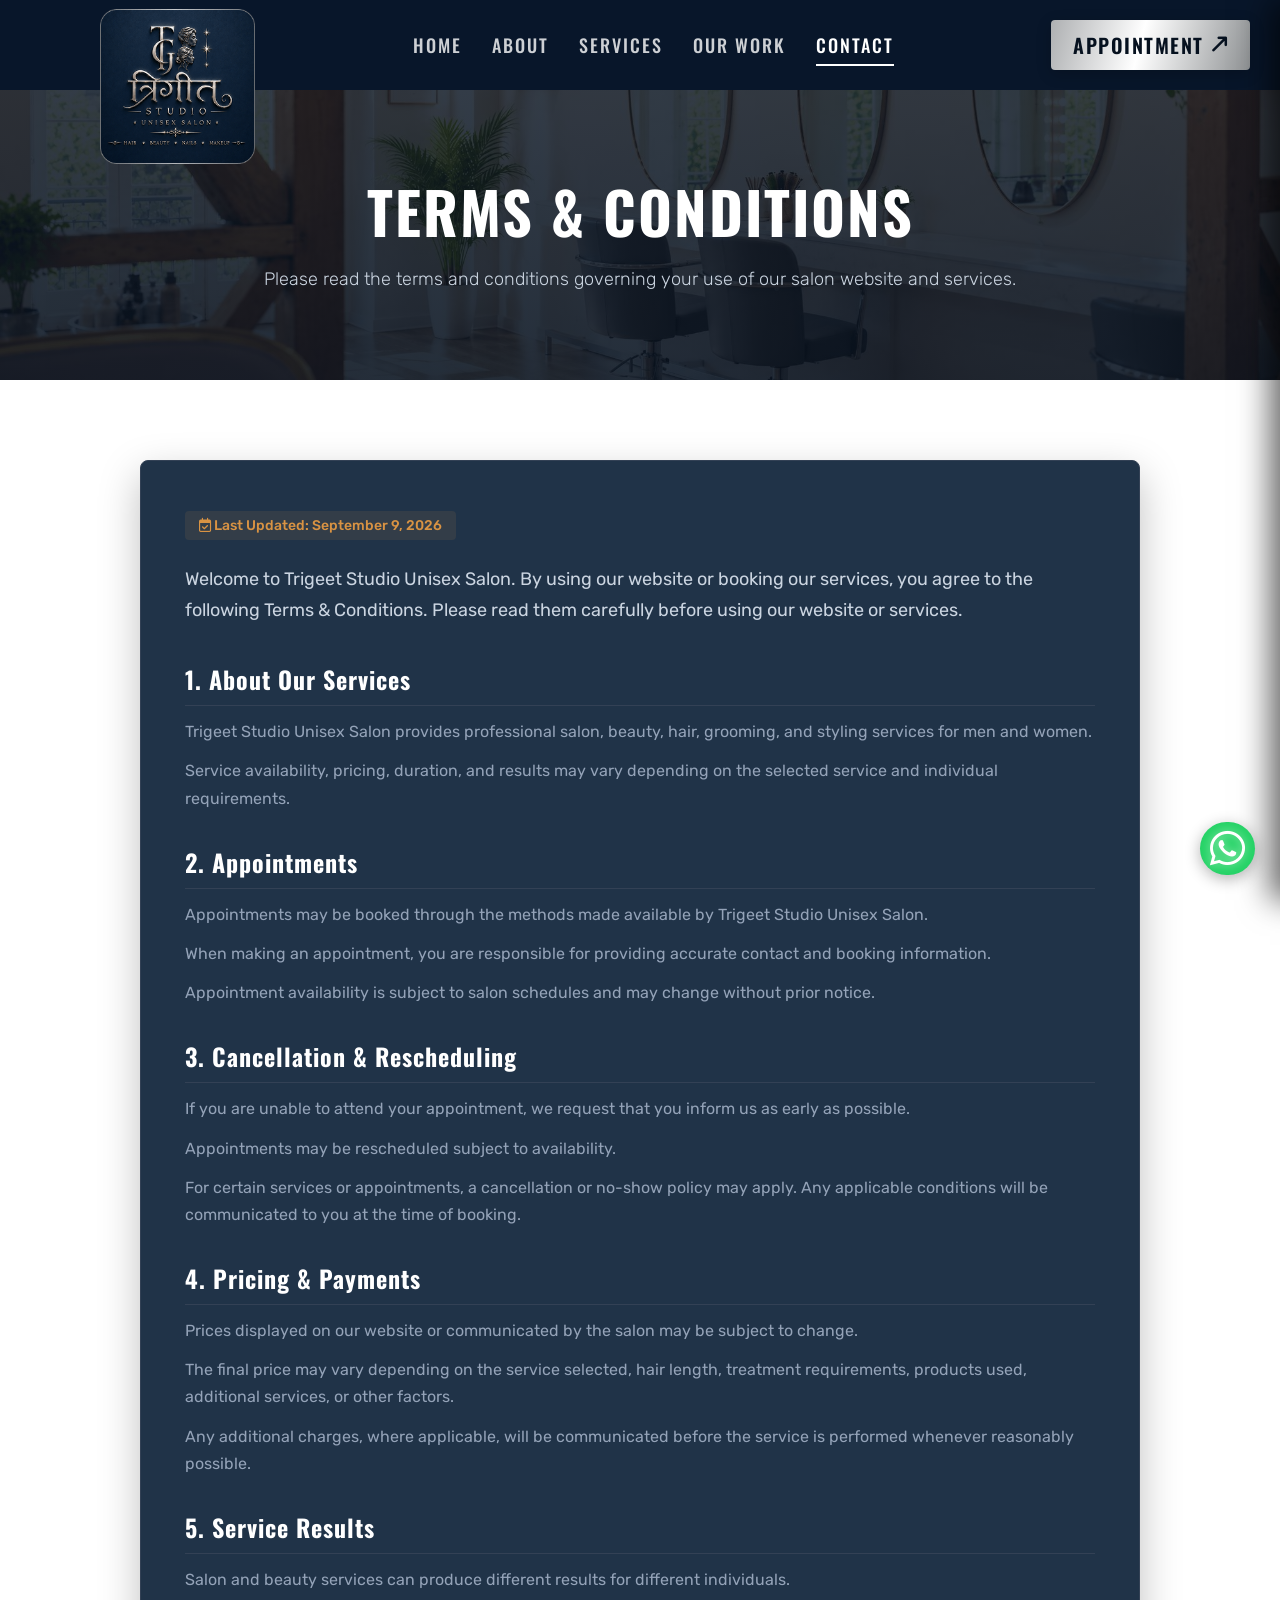
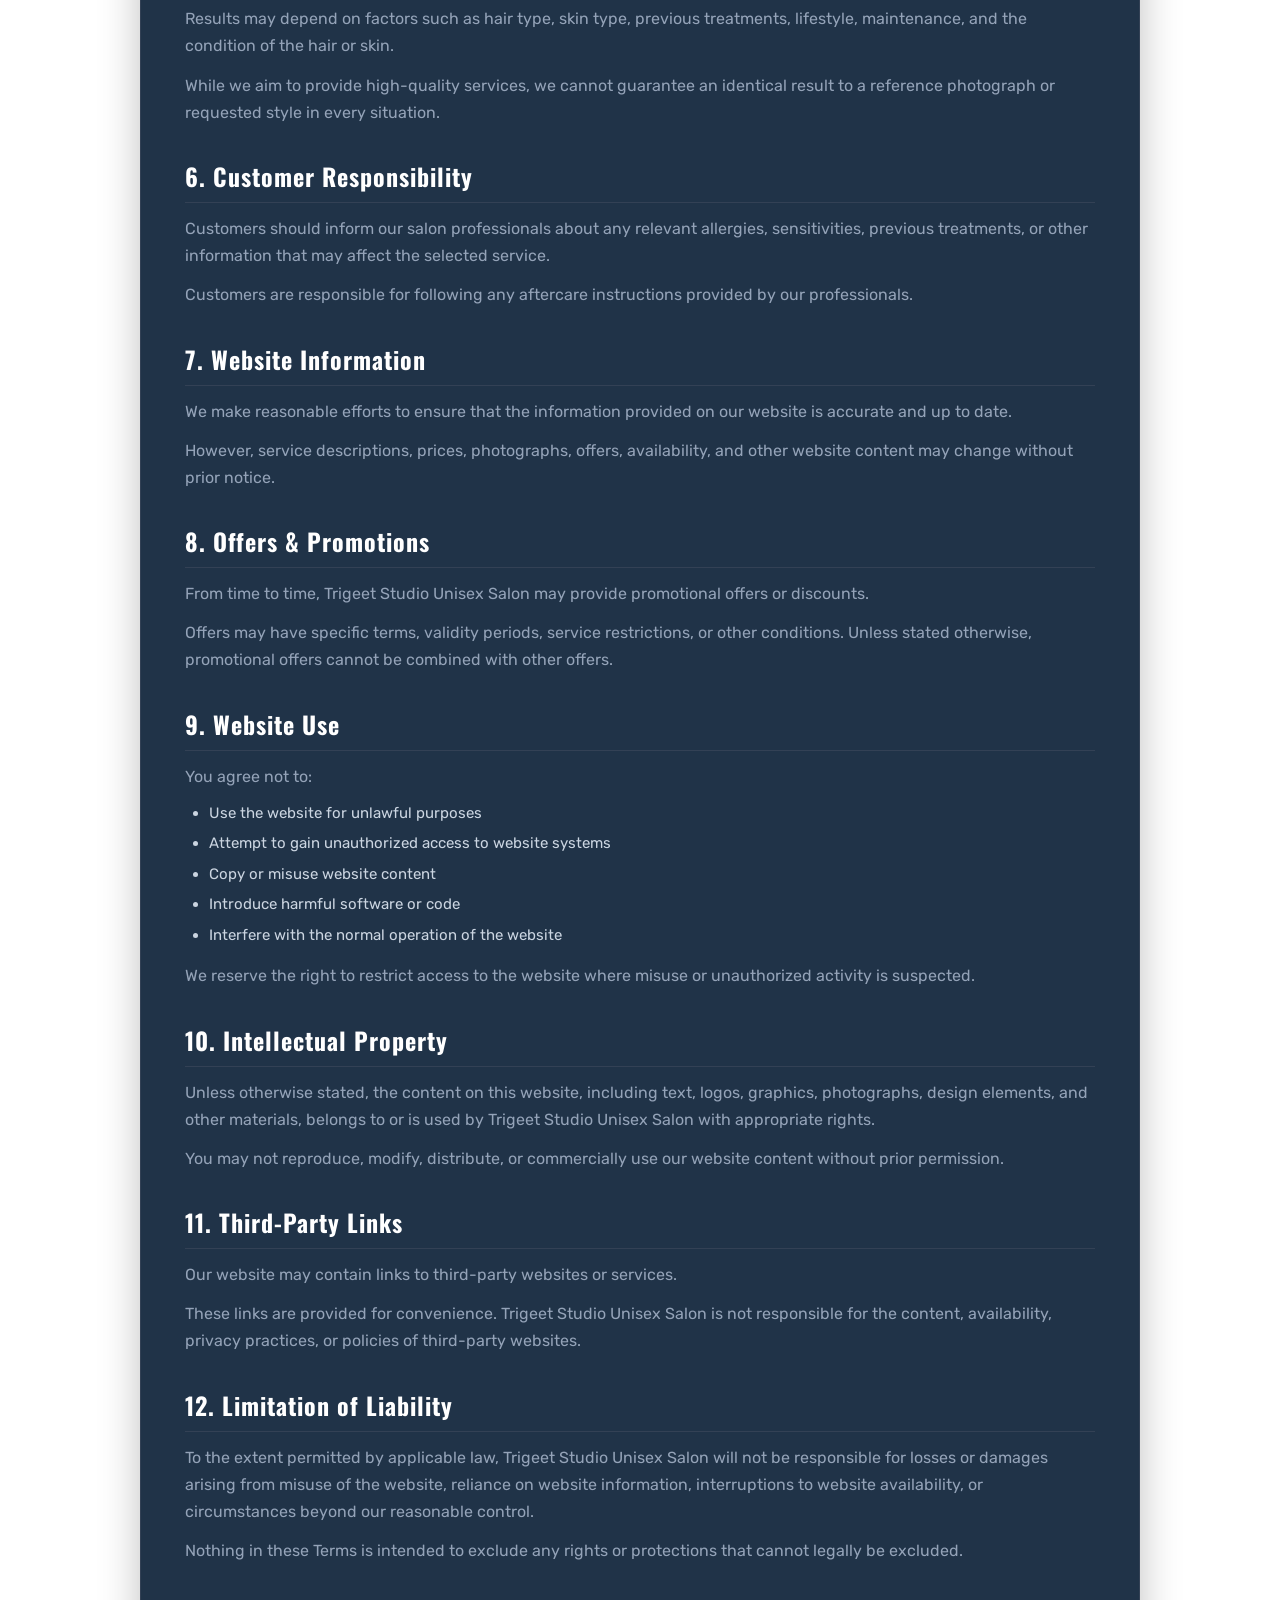
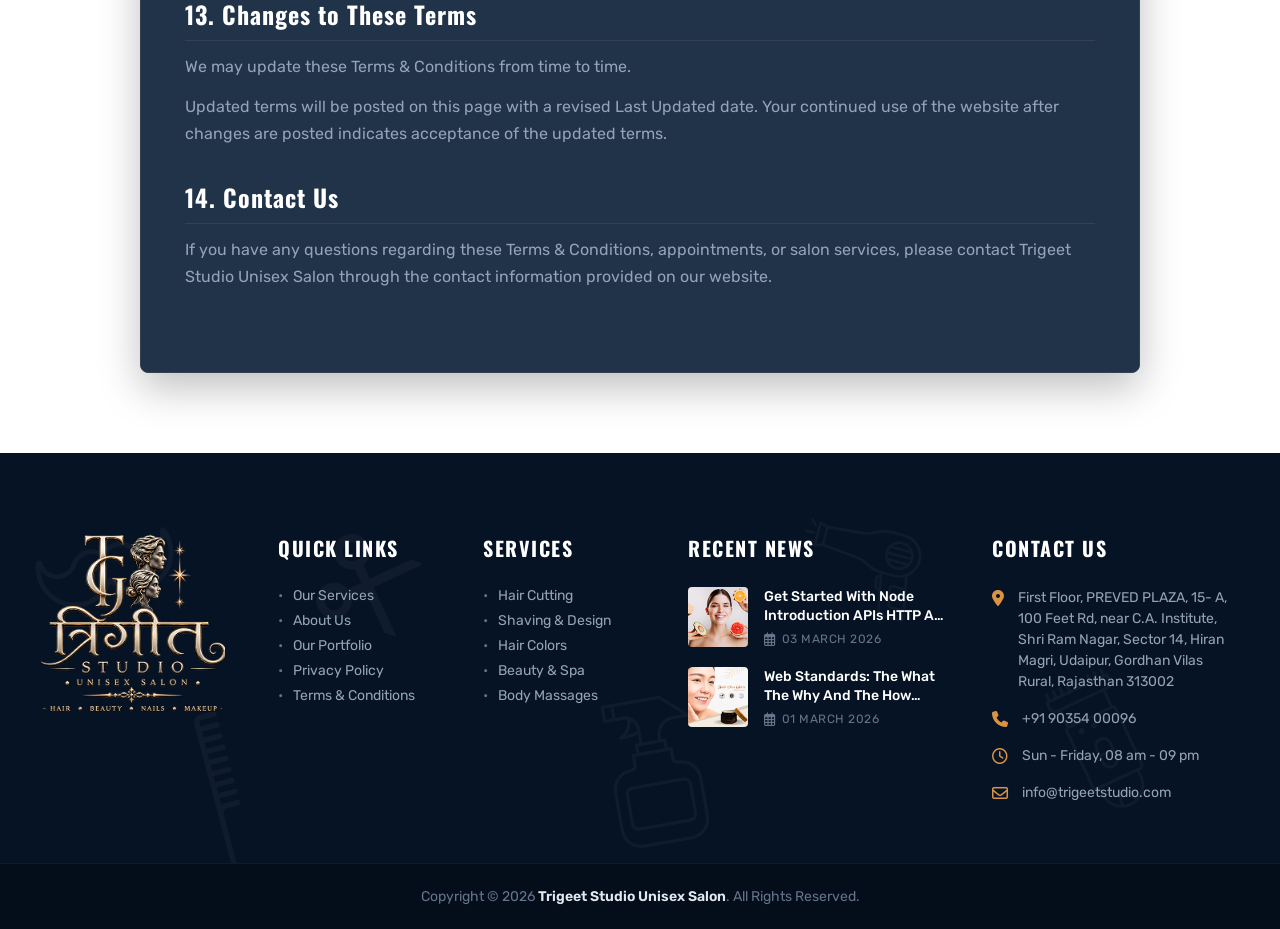
<file: terms.html>
<!DOCTYPE html>
<html lang="en">

<head>
    <meta charset="UTF-8">
    <meta name="viewport" content="width=device-width, initial-scale=1.0">
    <title>Terms & Conditions - Trigeet Studio</title>

    <!-- Google Fonts: Oswald & Rubik -->
    <link rel="preconnect" href="https://fonts.googleapis.com">
    <link rel="preconnect" href="https://fonts.gstatic.com" crossorigin>
    <link rel="icon" href="assets/favicon.ico">
    <link rel="stylesheet" href="https://cdnjs.cloudflare.com/ajax/libs/animate.css/4.1.1/animate.min.css" />
    <link
        href="https://fonts.googleapis.com/css2?family=Oswald:wght@300;400;500;600;700&family=Rubik:ital,wght@0,300;0,400;0,500;0,600;1,300&display=swap"
        rel="stylesheet">

    <!-- FontAwesome 6.5.1 -->
    <link rel="stylesheet" href="https://cdnjs.cloudflare.com/ajax/libs/font-awesome/6.5.1/css/all.min.css">

    <!-- Custom Style -->
    <link rel="stylesheet" href="style/style.css">
</head>

<body>



    <!-- Main Navigation Header -->
    <header class="site-header">
        <div class="header-container">
            <!-- Brand Logo Box (Vertical for Desktop, Horizontal for Tablet/Mobile) -->
            <a href="index.html" class="brand-logo-wrapper">
                <div class="logo-card">
                    <img src="assets/logo-vertical.png" alt="Trigeet Studio Logo" class="logo-vertical">
                    <img src="assets/logo-horizontal.png" alt="Trigeet Studio Logo" class="logo-horizontal">
                </div>
            </a>

            <!-- Desktop Center Navigation Links -->
            <nav class="desktop-nav">
                <ul class="nav-links">
                    <li><a href="index.html" class="nav-link">HOME</a></li>
                    <li><a href="about.html" class="nav-link">ABOUT</a></li>
                    <li><a href="service.html" class="nav-link">SERVICES</a></li>
                    <li><a href="our-work.html" class="nav-link">OUR WORK</a></li>
                    <li><a href="contact.html" class="nav-link active">CONTACT</a></li>
                </ul>
            </nav>

            <!-- Desktop Right Action Button -->
            <div class="header-action">
                <a href="appointment.html" class="btn-top-appointment">
                    APPOINTMENT <i class="fa-solid fa-arrow-up-long fa-rotate-by" style="--fa-rotate-angle: 45deg;"></i>
                </a>
            </div>

            <!-- Mobile & Tablet Hamburger Toggle -->
            <button class="burger-btn" id="burgerBtn" aria-label="Open menu">
                <i class="fa-solid fa-bars"></i>
            </button>
        </div>
    </header>

    <!-- Side Panel Backdrop Overlay -->
    <div class="side-panel-overlay" id="panelOverlay"></div>

    <!-- Responsive Drawer Side Panel -->
    <aside class="side-panel" id="sidePanel">
        <div class="side-panel-header">
            <img src="assets/logo-horizontal.png" alt="Trigeet Studio Logo" class="panel-logo">
            <button class="close-btn" id="closePanelBtn" aria-label="Close menu">
                <i class="fa-solid fa-xmark"></i>
            </button>
        </div>
        <div class="side-panel-body">
            <ul class="side-nav-links">
                <li><a href="index.html" class="side-link">HOME</a></li>
                <li><a href="about.html" class="side-link">ABOUT</a></li>
                <li><a href="service.html" class="side-link">SERVICES</a></li>
                <li><a href="our-work.html" class="side-link">OUR WORK</a></li>
                <li><a href="contact.html" class="side-link active">CONTACT</a></li>
            </ul>

            <div class="side-cta-wrapper">
                <a href="appointment.html" class="btn-side-appointment">
                    APPOINTMENT <i class="fa-solid fa-arrow-up-long fa-rotate-by" style="--fa-rotate-angle: 45deg;"></i>
                </a>
            </div>

            <div class="side-socials">
                <a href="#" aria-label="YouTube"><i class="fa-brands fa-youtube"></i></a>
                <a href="#" aria-label="Instagram"><i class="fa-brands fa-instagram"></i></a>
                <a href="#" aria-label="Twitter"><i class="fa-brands fa-twitter"></i></a>
                <a href="#" aria-label="Facebook"><i class="fa-brands fa-facebook-f"></i></a>
            </div>
        </div>
    </aside>

    <main>
        <!-- Terms & Conditions Hero Section -->
        <section class="page-hero-section">
            <div class="page-hero-content">
                <h1 class="page-hero-title">TERMS & CONDITIONS</h1>
                <p class="page-hero-desc">Please read the terms and conditions governing your use of our salon website
                    and services.</p>
            </div>
        </section>

        <!-- Main Legal Content Section -->
        <section class="legal-page-main-section">
            <div class="legal-page-container">
                <span class="legal-last-updated"><i class="fa-regular fa-calendar-check"></i> Last Updated: September 9,
                    2026</span>

                <p class="legal-intro-lead">
                    Welcome to Trigeet Studio Unisex Salon. By using our website or booking our services, you agree to
                    the following Terms & Conditions. Please read them carefully before using our website or services.
                </p>

                <article class="legal-article-block">
                    <h2>1. About Our Services</h2>
                    <p>Trigeet Studio Unisex Salon provides professional salon, beauty, hair, grooming, and styling
                        services for men and women.</p>
                    <p>Service availability, pricing, duration, and results may vary depending on the selected service
                        and individual requirements.</p>
                </article>

                <article class="legal-article-block">
                    <h2>2. Appointments</h2>
                    <p>Appointments may be booked through the methods made available by Trigeet Studio Unisex Salon.</p>
                    <p>When making an appointment, you are responsible for providing accurate contact and booking
                        information.</p>
                    <p>Appointment availability is subject to salon schedules and may change without prior notice.</p>
                </article>

                <article class="legal-article-block">
                    <h2>3. Cancellation & Rescheduling</h2>
                    <p>If you are unable to attend your appointment, we request that you inform us as early as possible.
                    </p>
                    <p>Appointments may be rescheduled subject to availability.</p>
                    <p>For certain services or appointments, a cancellation or no-show policy may apply. Any applicable
                        conditions will be communicated to you at the time of booking.</p>
                </article>

                <article class="legal-article-block">
                    <h2>4. Pricing & Payments</h2>
                    <p>Prices displayed on our website or communicated by the salon may be subject to change.</p>
                    <p>The final price may vary depending on the service selected, hair length, treatment requirements,
                        products used, additional services, or other factors.</p>
                    <p>Any additional charges, where applicable, will be communicated before the service is performed
                        whenever reasonably possible.</p>
                </article>

                <article class="legal-article-block">
                    <h2>5. Service Results</h2>
                    <p>Salon and beauty services can produce different results for different individuals.</p>
                    <p>Results may depend on factors such as hair type, skin type, previous treatments, lifestyle,
                        maintenance, and the condition of the hair or skin.</p>
                    <p>While we aim to provide high-quality services, we cannot guarantee an identical result to a
                        reference photograph or requested style in every situation.</p>
                </article>

                <article class="legal-article-block">
                    <h2>6. Customer Responsibility</h2>
                    <p>Customers should inform our salon professionals about any relevant allergies, sensitivities,
                        previous treatments, or other information that may affect the selected service.</p>
                    <p>Customers are responsible for following any aftercare instructions provided by our professionals.
                    </p>
                </article>

                <article class="legal-article-block">
                    <h2>7. Website Information</h2>
                    <p>We make reasonable efforts to ensure that the information provided on our website is accurate and
                        up to date.</p>
                    <p>However, service descriptions, prices, photographs, offers, availability, and other website
                        content may change without prior notice.</p>
                </article>

                <article class="legal-article-block">
                    <h2>8. Offers & Promotions</h2>
                    <p>From time to time, Trigeet Studio Unisex Salon may provide promotional offers or discounts.</p>
                    <p>Offers may have specific terms, validity periods, service restrictions, or other conditions.
                        Unless stated otherwise, promotional offers cannot be combined with other offers.</p>
                </article>

                <article class="legal-article-block">
                    <h2>9. Website Use</h2>
                    <p>You agree not to:</p>
                    <ul>
                        <li>Use the website for unlawful purposes</li>
                        <li>Attempt to gain unauthorized access to website systems</li>
                        <li>Copy or misuse website content</li>
                        <li>Introduce harmful software or code</li>
                        <li>Interfere with the normal operation of the website</li>
                    </ul>
                    <p>We reserve the right to restrict access to the website where misuse or unauthorized activity is
                        suspected.</p>
                </article>

                <article class="legal-article-block">
                    <h2>10. Intellectual Property</h2>
                    <p>Unless otherwise stated, the content on this website, including text, logos, graphics,
                        photographs, design elements, and other materials, belongs to or is used by Trigeet Studio
                        Unisex Salon with appropriate rights.</p>
                    <p>You may not reproduce, modify, distribute, or commercially use our website content without prior
                        permission.</p>
                </article>

                <article class="legal-article-block">
                    <h2>11. Third-Party Links</h2>
                    <p>Our website may contain links to third-party websites or services.</p>
                    <p>These links are provided for convenience. Trigeet Studio Unisex Salon is not responsible for the
                        content, availability, privacy practices, or policies of third-party websites.</p>
                </article>

                <article class="legal-article-block">
                    <h2>12. Limitation of Liability</h2>
                    <p>To the extent permitted by applicable law, Trigeet Studio Unisex Salon will not be responsible
                        for losses or damages arising from misuse of the website, reliance on website information,
                        interruptions to website availability, or circumstances beyond our reasonable control.</p>
                    <p>Nothing in these Terms is intended to exclude any rights or protections that cannot legally be
                        excluded.</p>
                </article>

                <article class="legal-article-block">
                    <h2>13. Changes to These Terms</h2>
                    <p>We may update these Terms & Conditions from time to time.</p>
                    <p>Updated terms will be posted on this page with a revised Last Updated date. Your continued use of
                        the website after changes are posted indicates acceptance of the updated terms.</p>
                </article>

                <article class="legal-article-block">
                    <h2>14. Contact Us</h2>
                    <p>If you have any questions regarding these Terms & Conditions, appointments, or salon services,
                        please contact Trigeet Studio Unisex Salon through the contact information provided on our
                        website.</p>
                </article>
            </div>
        </section>
    </main>

    <!-- Booking Thank You Confirmation Modal -->
    <div class="booking-modal-overlay" id="thankYouModal">
        <div class="modal-card">
            <div class="modal-success-icon">
                <i class="fa-solid fa-circle-check"></i>
            </div>
            <h2 class="modal-title">THANK YOU FOR BOOKING!</h2>
            <p class="modal-subtitle">Your appointment has been successfully placed with Trigeet Studio Unisex Salon.
            </p>

            <div class="modal-details-box" id="modalDetailsBox">
                <!-- Filled via JS -->
            </div>

            <a href="index.html" class="btn-modal-home">BACK TO HOME</a>
        </div>
    </div>

    <footer class="site-footer">
        <!-- SVG Icons Background Overlay -->
        <div class="footer-svg-bg" aria-hidden="true">
            <div class="footer-svg-item item-1">
                <svg fill="currentColor" viewBox="0 0 512 512">
                    <path
                        d="M501.546,161.19c-2.248-5.548-7.922-8.608-13.78-7.432c-5.895,1.175-9.974,6.198-9.921,12.205l0.001,0.147 c0,30.7-24.977,55.676-55.678,55.676c-18.664,0-35.998-9.286-46.366-24.841c-0.039-0.058-0.078-0.116-0.12-0.173l-2.284-3.257 c-0.053-0.076-0.108-0.152-0.164-0.225c-15.56-20.766-40.338-32.646-66.285-31.732c-18.938,0.655-37.038,8.246-50.95,21.137 c-13.912-12.891-32.012-20.482-50.95-21.137c-25.925-0.915-50.725,10.966-66.285,31.732c-0.056,0.075-0.11,0.149-0.164,0.225 l-2.284,3.257c-0.04,0.058-0.079,0.116-0.12,0.173c-10.368,15.555-27.701,24.841-46.366,24.841 c-30.7,0-55.678-24.976-55.678-55.676v-0.14c0.055-6.013-4.025-11.036-9.92-12.213c-5.866-1.174-11.532,1.885-13.78,7.43 C3.518,178.303,0,196.422,0,215.043c0,38.466,15.257,74.682,42.961,101.977c27.718,27.307,64.178,42.002,102.665,41.455 c43.337-0.646,83.732-20.802,110.373-54.515c26.641,33.713,67.037,53.869,110.373,54.515c0.724,0.011,1.444,0.017,2.167,0.017 c37.688,0,73.303-14.678,100.499-41.472C496.742,289.725,512,253.508,512,215.043C512,196.422,508.483,178.303,501.546,161.19z M456.565,304.359c-24.3,23.939-56.264,36.812-89.928,36.346c-41.686-0.621-80.27-21.855-103.209-56.8 c-1.642-2.501-4.435-4.01-7.429-4.01s-5.786,1.507-7.429,4.01c-22.94,34.943-61.524,56.178-103.209,56.8 c-33.702,0.463-65.627-12.406-89.928-36.346c-24.285-23.927-37.66-55.648-37.66-89.316c0-8.558,0.847-16.992,2.527-25.242 c9.878,28.911,37.317,49.758,69.531,49.758c24.584,0,47.414-12.209,61.094-32.662l2.145-3.058 c12.081-16.05,31.277-25.221,51.367-24.52c17.187,0.595,33.505,8.596,44.772,21.951c1.688,2.001,4.174,3.157,6.793,3.157 s5.104-1.155,6.793-3.157c11.266-13.355,27.585-21.356,44.771-21.951c20.119-0.68,39.285,8.471,51.367,24.52l2.145,3.058 c13.679,20.455,36.51,32.662,61.094,32.662c32.215,0,59.652-20.847,69.531-49.758c1.68,8.248,2.527,16.683,2.527,25.242 C494.227,248.711,480.852,280.432,456.565,304.359z" />
                </svg>
            </div>
            <div class="footer-svg-item item-2">
                <svg fill="currentColor" viewBox="0 0 1024 1024">
                    <path
                        d="M567.1 512l318.5-319.3c5-5 1.5-13.7-5.6-13.7h-90.5c-2.1 0-4.2.8-5.6 2.3l-273.3 274-90.2-90.5c12.5-22.1 19.7-47.6 19.7-74.8 0-83.9-68.1-152-152-152s-152 68.1-152 152 68.1 152 152 152c27.7 0 53.6-7.4 75.9-20.3l90 90.3-90.1 90.3A151.04 151.04 0 0 0 288 582c-83.9 0-152 68.1-152 152s68.1 152 152 152 152-68.1 152-152c0-27.2-7.2-52.7-19.7-74.8l90.2-90.5 273.3 274c1.5 1.5 3.5 2.3 5.6 2.3H880c7.1 0 10.7-8.6 5.6-13.7L567.1 512zM288 370c-44.1 0-80-35.9-80-80s35.9-80 80-80 80 35.9 80 80-35.9 80-80 80zm0 444c-44.1 0-80-35.9-80-80s35.9-80 80-80 80 35.9 80 80-35.9 80-80 80z" />
                </svg>
            </div>
            <div class="footer-svg-item item-3">
                <svg fill="currentColor" viewBox="0 0 100 100">
                    <path
                        d="M65,46c-1.1,0-2-0.9-2-2v-6c0-0.6-0.4-1-1-1h-2v-5c0-0.6-0.4-1-1-1h-2v-1.8c0-2.5,1-4.8,2.7-6.5s4.1-2.7,6.5-2.7H76 c0.4,0,0.8-0.3,0.9-0.6c0.1-0.4,0-0.8-0.3-1.1l-16-14C60.5,4.1,60.2,4,60,4H24c-0.6,0-1,0.4-1,1v9c0,0.6,0.4,1,1,1h11.4 c0.9,0,1.8,0.2,2.6,0.5c-0.1,1.7-0.9,7.3-6.4,9.6c-0.4,0.2-0.7,0.7-0.6,1.1c0.1,0.5,0.5,0.8,1,0.8c0.3,0,6.7,0,11-1.5l0,5.5h-2 c-0.6,0-1,0.4-1,1v5h-2c-0.6,0-1,0.4-1,1v6c0,1.1-0.9,2-2,2c-7.2,0-13,5.8-13,13v24c0,7.2,5.8,13,13,13h30c7.2,0,13-5.8,13-13V59 C78,51.8,72.2,46,65,46z M25,6h4v7h-4V6z M35.7,24.8c3-2.7,3.9-6.3,4.2-8.3c0.7,0.5,1.3,1.2,1.8,1.9c0.8,1.2,1.3,2.7,1.3,4.2 l0,0.8C40.9,24.2,38,24.6,35.7,24.8z M45,24C45,24,45,23.9,45,24l0-1.4c0-1.9-0.6-3.7-1.6-5.3c-1.8-2.7-4.8-4.3-8-4.3H31V6h28.6 l13.7,12h-7.1c-3,0-5.8,1.2-7.9,3.3S55,26.2,55,29.2V31H45L45,24z M42,33h2h12h2v4H42V33z M76,83c0,6.1-4.9,11-11,11H35 c-6.1,0-11-4.9-11-11V59c0-6.1,4.9-11,11-11c2.2,0,4-1.8,4-4v-5h2h18h2v5c0,2.2,1.8,4,4,4c6.1,0,11,4.9,11,11V83z" />
                    <path
                        d="M66,57H34c-2.8,0-5,2.2-5,5v18c0,2.8,2.2,5,5,5h32c2.8,0,5-2.2,5-5V62C71,59.2,68.8,57,66,57z M69,80c0,1.7-1.3,3-3,3H34 c-1.7,0-3-1.3-3-3V62c0-1.7,1.3-3,3-3h32c1.7,0,3,1.3,3,3V80z" />
                </svg>
            </div>
            <div class="footer-svg-item item-4">
                <svg fill="currentColor" viewBox="0 0 100 100">
                    <path d="M11,33H5c-0.6,0-1,0.4-1,1s0.4,1,1,1h6c0.6,0,1-0.4,1-1S11.6,33,11,33z" />
                    <path
                        d="M10.3,28.7c0.2,0.2,0.5,0.3,0.7,0.3c0.2,0,0.5-0.1,0.7-0.3c0.4-0.4,0.4-1,0-1.4l-3.8-4c-0.4-0.4-1-0.4-1.4,0 c-0.4,0.4-0.4,1,0,1.4L10.3,28.7z" />
                    <path
                        d="M10.3,39.3l-4,4c-0.4,0.4-0.4,1,0,1.4C6.5,44.9,6.7,45,7,45s0.5-0.1,0.7-0.3l4-4c0.4-0.4,0.4-1,0-1.4S10.7,38.9,10.3,39.3 z" />
                    <path
                        d="M89.3,47.5c4.1-3.1,6.7-8,6.7-13.5c0-9.4-7.6-17-17-17h-9.1c-4.7,0-9.4,1.2-13.5,3.4c-3.1,1.7-6.5,2.8-10.1,3.1L20.1,26 l-5.8-1.9C14,24,13.7,24,13.4,24.2C13.2,24.4,13,24.7,13,25v18c0,0.3,0.2,0.6,0.4,0.8c0.2,0.1,0.4,0.2,0.6,0.2 c0.1,0,0.2,0,0.3-0.1l5.8-1.9l26.2,2.5c3.6,0.3,7,1.4,10.1,3.1c3.5,1.9,7.5,3.1,11.5,3.4l0.2,1.1c-0.8,0.1-1.5,0.5-2,1.1 c-0.6,0.7-0.8,1.6-0.6,2.5l1.2,6c0.3,1.4,1.5,2.4,3,2.4h0.8l3.2,16.6C74,82,75.2,83,76.6,83h15.9c0.9,0,1.7-0.4,2.3-1.1 c0.6-0.7,0.8-1.6,0.6-2.5L89.3,47.5z M92.2,73h-9.6c-0.5,0-0.9-0.3-1-0.8l-2.3-12c-0.1-0.4,0.1-0.7,0.2-0.8S80,59,80.4,59h9.1 L92.2,73z M15,26.4l4,1.3v12.6l-4,1.3V26.4z M46.5,42.5L21,40.1V27.9l25.5-2.4c3.8-0.4,7.5-1.5,10.9-3.3c3.8-2.1,8.2-3.2,12.5-3.2 H79c8.3,0,15,6.7,15,15s-6.7,15-15,15h-9.1c-4.4,0-8.7-1.1-12.5-3.2C54,44,50.4,42.8,46.5,42.5z M69.7,62c-0.5,0-0.9-0.3-1-0.8 l-1.2-6c-0.1-0.3,0-0.6,0.2-0.9c0.2-0.2,0.5-0.4,0.8-0.4h0l1.6,8H69.7z M93.3,80.6c-0.2,0.2-0.5,0.4-0.8,0.4H76.6 c-0.5,0-0.9-0.3-1-0.8L70,51h9c3.1,0,6-0.8,8.5-2.3l1.6,8.3h-8.7c-0.9,0-1.7,0.4-2.3,1.1c-0.6,0.7-0.8,1.6-0.6,2.5l2.3,12 C80,74,81.2,75,82.7,75h10l0.9,4.8C93.6,80.1,93.5,80.4,93.3,80.6z" />
                    <path
                        d="M79,45c6.1,0,11-4.9,11-11s-4.9-11-11-11s-11,4.9-11,11S72.9,45,79,45z M79,43c-2.7,0-5-1.2-6.7-3h13.4 C84,41.8,81.7,43,79,43z M70.1,35h17.9c-0.1,1.1-0.4,2.1-0.9,3c0,0,0,0,0,0H71c0,0,0,0,0,0C70.5,37.1,70.2,36.1,70.1,35z M71,30 C71,30,71,30,71,30l16,0c0,0,0,0,0,0c0.5,0.9,0.8,1.9,0.9,3H70.1C70.2,31.9,70.5,30.9,71,30z M79,25c2.7,0,5,1.2,6.7,3H72.3 C74,26.2,76.3,25,79,25z" />
                </svg>
            </div>
            <div class="footer-svg-item item-5">
                <svg fill="currentColor" viewBox="0 0 100 100">
                    <path
                        d="M72,9h-1V5c0-0.6-0.4-1-1-1s-1,0.4-1,1v4h-3V5c0-0.6-0.4-1-1-1s-1,0.4-1,1v4h-3V5c0-0.6-0.4-1-1-1s-1,0.4-1,1v4h-3V5 c0-0.6-0.4-1-1-1s-1,0.4-1,1v4h-3V5c0-0.6-0.4-1-1-1s-1,0.4-1,1v4h-3V5c0-0.6-0.4-1-1-1s-1,0.4-1,1v4h-3V5c0-0.6-0.4-1-1-1 s-1,0.4-1,1v4h-3V5c0-0.6-0.4-1-1-1s-1,0.4-1,1v4h-3V5c0-0.6-0.4-1-1-1s-1,0.4-1,1v4h-1c-0.6,0-1,0.4-1,1v4c0,2.8,2.2,5,5,5h1 v11.2c-1.2,0.4-2,1.5-2,2.8v41c0,1.7,1.3,3,3,3h1v4c0,8.3,6.7,15,15,15s15-6.7,15-15v-4h1c1.7,0,3-1.3,3-3V33c0-1.3-0.8-2.4-2-2.8 V19h1c2.8,0,5-2.2,5-5v-4C73,9.4,72.6,9,72,9z M46,93.4V91c0-2.2,1.8-4,4-4s4,1.8,4,4v2.4c-1.3,0.4-2.6,0.6-4,0.6 S47.3,93.8,46,93.4z M63,81c0,5-2.8,9.3-7,11.5V91c0-3.3-2.7-6-6-6s-6,2.7-6,6v1.5c-4.2-2.2-7-6.5-7-11.5v-4h26V81z M67,74 c0,0.6-0.4,1-1,1h-2H36h-2c-0.6,0-1-0.4-1-1V33c0-0.6,0.4-1,1-1h32c0.6,0,1,0.4,1,1V74z M65,30H35V19h30V30z M71,14 c0,1.7-1.3,3-3,3h-2H34h-2c-1.7,0-3-1.3-3-3v-3h42V14z" />
                    <path
                        d="M50,46c-3.3,0-6,2.7-6,6v10c0,3.3,2.7,6,6,6s6-2.7,6-6V52C56,48.7,53.3,46,50,46z M50,48c2.2,0,4,1.8,4,4v4h-8v-4 C46,49.8,47.8,48,50,48z M50,66c-2.2,0-4-1.8-4-4v-4h8v4C54,64.2,52.2,66,50,66z" />
                    <circle cx="50" cy="37" r="2" />
                    <circle cx="59" cy="37" r="2" />
                    <circle cx="41" cy="37" r="2" />
                </svg>
            </div>
            <div class="footer-svg-item item-6">
                <svg fill="currentColor" viewBox="0 0 511.984 511.984">
                    <path
                        d="M476.88,493.808L320.976,337.221c-0.533-1.323-1.344-2.539-2.411-3.584c-0.064-0.064-6.336-6.464-6.379-14.187 c-0.043-4.523,2.091-8.853,6.507-13.269l32-32c4.16-4.16,4.16-10.923,0-15.083c-4.16-4.16-10.923-4.16-15.083,0l-32,32 c-6.123,6.123-9.259,12.181-10.965,17.664l-20.224-20.309l46.251-46.251c4.16-4.16,4.16-10.923,0-15.083 c-4.16-4.16-10.923-4.16-15.083,0l-46.229,46.229l-16.875-16.96l46.187-46.187c4.16-4.16,4.16-10.923,0-15.083 c-4.16-4.16-10.923-4.16-15.083,0l-46.144,46.144l-16.875-16.96l46.123-46.123c4.16-4.16,4.16-10.923,0-15.083 c-4.16-4.16-10.923-4.16-15.083,0l-46.08,46.08l-16.896-16.939l46.037-46.037c4.16-4.16,4.16-10.923,0-15.083 c-4.16-4.16-10.923-4.16-15.083,0l-46.016,45.995l-16.875-16.939l45.973-45.973c4.16-4.16,4.16-10.923,0-15.083 c-4.16-4.16-10.923-4.16-15.083,0l-45.931,45.931l-16.896-16.96l45.909-45.909c4.16-4.16,4.16-10.923,0-15.083 c-4.16-4.16-10.923-4.16-15.083,0l-45.867,45.867L80.848,96.027l45.824-45.824c4.16-4.16,4.16-10.923,0-15.083 c-4.16-4.16-10.923-4.16-15.083,0L65.787,80.923l-9.344-9.387c-4.16-4.16-4.16-10.923,0-15.083l38.251-38.251 c4.16-4.16,4.16-10.923,0-15.083c-4.16-4.16-10.923-4.16-15.083,0L41.36,41.371c-12.48,12.48-12.48,32.768-0.021,45.227 l420.416,422.251c2.069,2.091,4.821,3.136,7.552,3.136c2.709,0,5.44-1.045,7.531-3.093 C481.019,504.731,481.04,497.968,476.88,493.808z" />
                </svg>
            </div>
        </div>

        <div class="footer-container">
            <!-- 5 Columns Grid -->
            <div class="footer-grid">
                <!-- Column 1: Brand Logo -->
                <div class="footer-col footer-col-logo">
                    <a href="#" class="footer-logo-link">
                        <img src="assets/footer-logo-new.png" alt="Trigeet Studio Logo" class="footer-logo-img">
                    </a>
                </div>

                <!-- Column 2: Quick Links -->
                <div class="footer-col">
                    <h4 class="footer-col-title">QUICK LINKS</h4>
                    <ul class="footer-links-list">
                        <li><span class="bullet">•</span> <a href="service.html">Our Services</a></li>
                        <li><span class="bullet">•</span> <a href="about.html">About Us</a></li>
                        <li><span class="bullet">•</span> <a href="our-work.html">Our Portfolio</a></li>
                        <li><span class="bullet">•</span> <a href="privacy.html">Privacy Policy</a></li>
                        <li><span class="bullet">•</span> <a href="terms.html">Terms & Conditions</a></li>
                    </ul>
                </div>

                <!-- Column 3: Services -->
                <div class="footer-col">
                    <h4 class="footer-col-title">SERVICES</h4>
                    <ul class="footer-links-list">
                        <li><span class="bullet">•</span> <a href="#services">Hair Cutting</a></li>
                        <li><span class="bullet">•</span> <a href="#services">Shaving & Design</a></li>
                        <li><span class="bullet">•</span> <a href="#services">Hair Colors</a></li>
                        <li><span class="bullet">•</span> <a href="#services">Beauty & Spa</a></li>
                        <li><span class="bullet">•</span> <a href="#services">Body Massages</a></li>
                    </ul>
                </div>

                <!-- Column 4: Recent News -->
                <div class="footer-col footer-col-news">
                    <h4 class="footer-col-title">RECENT NEWS</h4>
                    <div class="footer-news-list">
                        <div class="news-item">
                            <img src="assets/price1.png" alt="Node Intro News" class="news-img">
                            <div class="news-content">
                                <a href="#" class="news-title">Get Started With Node Introduction APIs HTTP And ES6
                                    JavaScript</a>
                                <span class="news-date"><i class="fa-regular fa-calendar-days"></i> 03 MARCH 2026</span>
                            </div>
                        </div>
                        <div class="news-item">
                            <img src="assets/price3.png" alt="CSS News" class="news-img">
                            <div class="news-content">
                                <a href="#" class="news-title">Web Standards: The What The Why And The How Learn CSS</a>
                                <span class="news-date"><i class="fa-regular fa-calendar-days"></i> 01 MARCH 2026</span>
                            </div>
                        </div>
                    </div>
                </div>

                <!-- Column 5: Contact Us -->
                <div class="footer-col footer-col-contact">
                    <h4 class="footer-col-title">CONTACT US</h4>
                    <ul class="footer-contact-list">
                        <li>
                            <i class="fa-solid fa-location-dot contact-icon"></i>
                            <span>First Floor, PREVED PLAZA, 15- A, 100 Feet Rd, near C.A. Institute, Shri Ram Nagar,
                                Sector 14, Hiran Magri, Udaipur, Gordhan Vilas Rural, Rajasthan 313002</span>
                        </li>
                        <li>
                            <i class="fa-solid fa-phone contact-icon"></i>
                            <span>+91 90354 00096</span>
                        </li>
                        <li>
                            <i class="fa-regular fa-clock contact-icon"></i>
                            <span>Sun - Friday, 08 am - 09 pm</span>
                        </li>
                        <li>
                            <i class="fa-regular fa-envelope contact-icon"></i>
                            <span>info@trigeetstudio.com</span>
                        </li>
                    </ul>
                </div>
            </div>
        </div>

        <!-- Footer Bottom Bar -->
        <div class="footer-bottom">
            <div class="footer-bottom-container">
                <p class="copyright-text">
                    Copyright © 2026 <strong class="brand-name">Trigeet Studio Unisex Salon</strong>. All Rights
                    Reserved.
                </p>
            </div>
        </div>
    </footer>
    <style>
        .whatsapp-float-btn {
            position: fixed;
            bottom: 25px;
            right: 25px;
            z-index: 99999;
            display: flex;
            align-items: center;
            gap: 10px;
            background-color: #25D366;
            color: #ffffff;
            padding: 6px 10px 7px 10px;
            border-radius: 50px;
            text-decoration: none;
            font-family: 'Rubik', sans-serif;
            font-weight: 500;
            font-size: 15px;
            box-shadow: 0 4px 15px rgba(0, 0, 0, 0.3);
            transition: transform 0.3s ease, background-color 0.3s ease;
            animation: whatsapp-glow 2s infinite;
        }

        .whatsapp-float-btn:hover {
            transform: translateY(-3px) scale(1.03);
            background-color: #20ba5a;
            color: #ffffff;
        }

        .whatsapp-float-btn i {
            font-size: 40px;
            filter: drop-shadow(0 0 5px rgba(255, 255, 255, 0.6));
        }

        @keyframes whatsapp-glow {
            0% {
                box-shadow: 0 0 0 0 rgba(37, 211, 102, 0.7);
            }

            70% {
                box-shadow: 0 0 0 14px rgba(37, 211, 102, 0);
            }

            100% {
                box-shadow: 0 0 0 0 rgba(37, 211, 102, 0);
            }
        }

        @media (max-width: 576px) {
            .whatsapp-float-btn {
                bottom: 15px;
                right: 15px;
                padding: 10px 12px 10px 12px;
                font-size: 13px;
                gap: 8px;
            }

            .whatsapp-float-btn i {
                font-size: 36px;
            }
        }
    </style>

    <a href="https://wa.me/919717202195" class="whatsapp-float-btn" target="_blank" rel="noopener noreferrer"
        aria-label="Chat on WhatsApp with +91 9717202195">
        <i class="fa-brands fa-whatsapp"></i>
    </a>

    <!-- Script File -->
    <script type="module" src="script/script.js"></script>

</body>

</html>
</file>
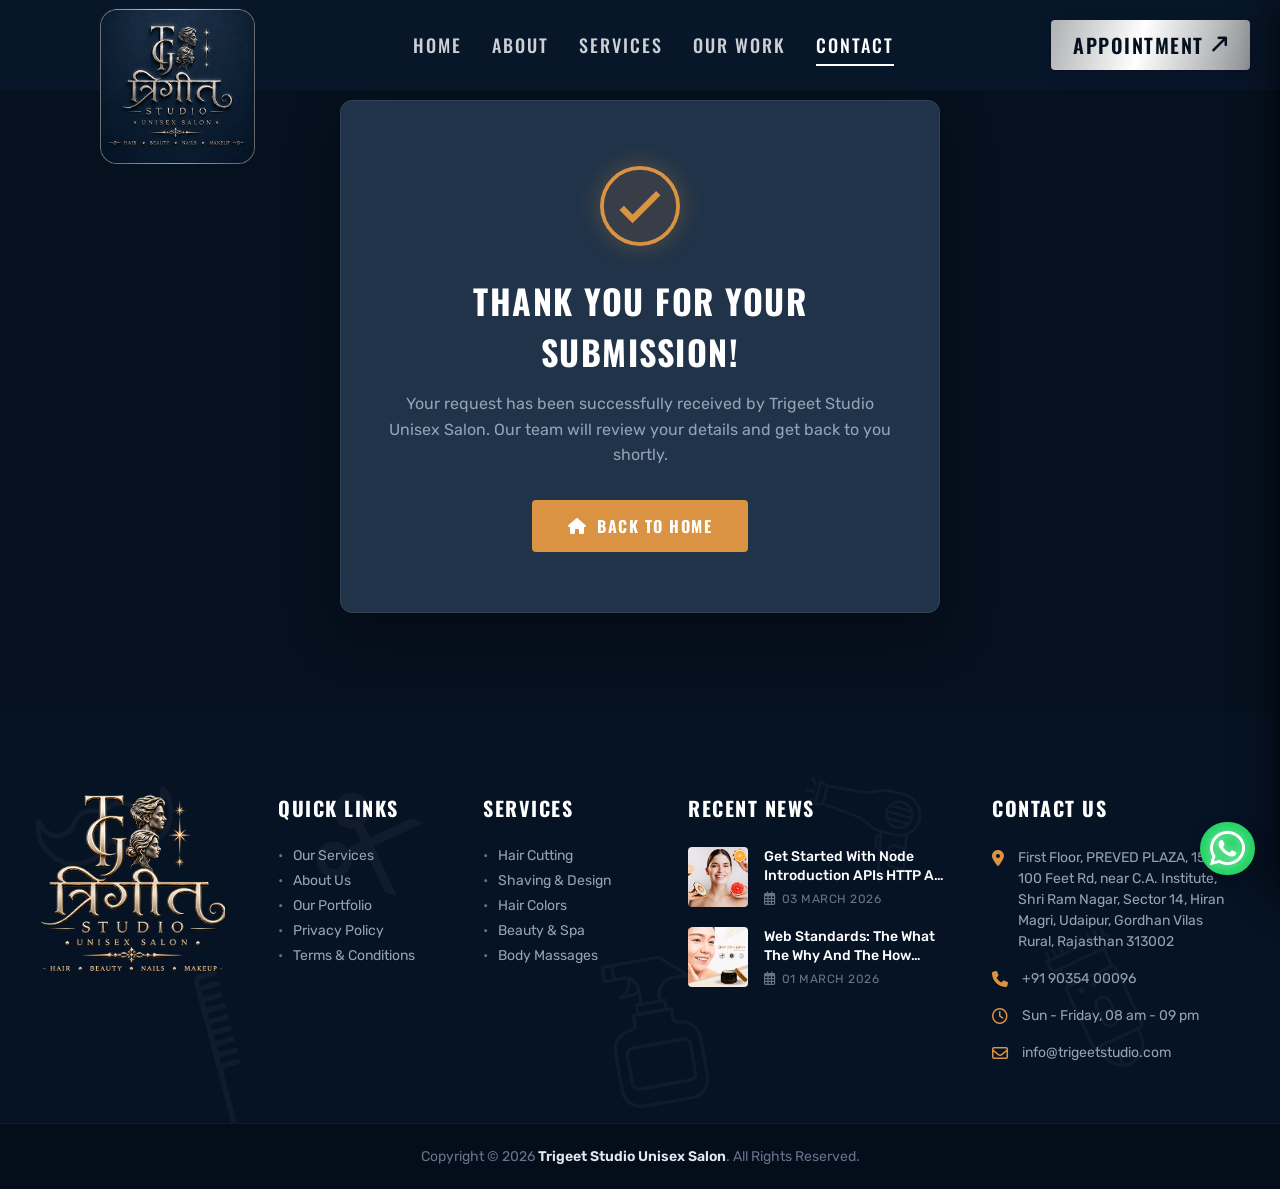
<file: thankyou.html>
<!DOCTYPE html>
<html lang="en">

<head>
    <meta charset="UTF-8">
    <meta name="viewport" content="width=device-width, initial-scale=1.0">
    <title>Thank You</title>

    <!-- Google Fonts: Oswald & Rubik -->
    <link rel="preconnect" href="https://fonts.googleapis.com">
    <link rel="preconnect" href="https://fonts.gstatic.com" crossorigin>
    <link rel="icon" href="assets/favicon.ico">
    <link rel="stylesheet" href="https://cdnjs.cloudflare.com/ajax/libs/animate.css/4.1.1/animate.min.css" />
    <link
        href="https://fonts.googleapis.com/css2?family=Oswald:wght@300;400;500;600;700&family=Rubik:ital,wght@0,300;0,400;0,500;0,600;1,300&display=swap"
        rel="stylesheet">

    <!-- FontAwesome 6.5.1 -->
    <link rel="stylesheet" href="https://cdnjs.cloudflare.com/ajax/libs/font-awesome/6.5.1/css/all.min.css">

    <!-- Custom Style -->
    <link rel="stylesheet" href="style/style.css">
</head>

<body>



    <!-- Main Navigation Header -->
    <header class="site-header">
        <div class="header-container">
            <!-- Brand Logo Box (Vertical for Desktop, Horizontal for Tablet/Mobile) -->
            <a href="index.html" class="brand-logo-wrapper">
                <div class="logo-card">
                    <img src="assets/logo-vertical.png" alt="Trigeet Studio Logo" class="logo-vertical">
                    <img src="assets/logo-horizontal.png" alt="Trigeet Studio Logo" class="logo-horizontal">
                </div>
            </a>

            <!-- Desktop Center Navigation Links -->
            <nav class="desktop-nav">
                <ul class="nav-links">
                    <li><a href="index.html" class="nav-link">HOME</a></li>
                    <li><a href="about.html" class="nav-link">ABOUT</a></li>
                    <li><a href="service.html" class="nav-link">SERVICES</a></li>
                    <li><a href="our-work.html" class="nav-link">OUR WORK</a></li>
                    <li><a href="contact.html" class="nav-link active">CONTACT</a></li>
                </ul>
            </nav>

            <!-- Desktop Right Action Button -->
            <div class="header-action">
                <a href="appointment.html" class="btn-top-appointment">
                    APPOINTMENT <i class="fa-solid fa-arrow-up-long fa-rotate-by" style="--fa-rotate-angle: 45deg;"></i>
                </a>
            </div>

            <!-- Mobile & Tablet Hamburger Toggle -->
            <button class="burger-btn" id="burgerBtn" aria-label="Open menu">
                <i class="fa-solid fa-bars"></i>
            </button>
        </div>
    </header>

    <!-- Side Panel Backdrop Overlay -->
    <div class="side-panel-overlay" id="panelOverlay"></div>

    <!-- Responsive Drawer Side Panel -->
    <aside class="side-panel" id="sidePanel">
        <div class="side-panel-header">
            <img src="assets/logo-horizontal.png" alt="Trigeet Studio Logo" class="panel-logo">
            <button class="close-btn" id="closePanelBtn" aria-label="Close menu">
                <i class="fa-solid fa-xmark"></i>
            </button>
        </div>
        <div class="side-panel-body">
            <ul class="side-nav-links">
                <li><a href="index.html" class="side-link">HOME</a></li>
                <li><a href="about.html" class="side-link">ABOUT</a></li>
                <li><a href="service.html" class="side-link">SERVICES</a></li>
                <li><a href="our-work.html" class="side-link">OUR WORK</a></li>
                <li><a href="contact.html" class="side-link active">CONTACT</a></li>
            </ul>

            <div class="side-cta-wrapper">
                <a href="appointment.html" class="btn-side-appointment">
                    APPOINTMENT <i class="fa-solid fa-arrow-up-long fa-rotate-by" style="--fa-rotate-angle: 45deg;"></i>
                </a>
            </div>

            <div class="side-socials">
                <a href="#" aria-label="YouTube"><i class="fa-brands fa-youtube"></i></a>
                <a href="#" aria-label="Instagram"><i class="fa-brands fa-instagram"></i></a>
                <a href="#" aria-label="Twitter"><i class="fa-brands fa-twitter"></i></a>
                <a href="#" aria-label="Facebook"><i class="fa-brands fa-facebook-f"></i></a>
            </div>
        </div>
    </aside>

    <main class="thankyou-page-wrapper">
        <div class="thankyou-card-content">
            <!-- Animated SVG Checkmark Icon -->
            <div class="thankyou-icon-box">
                <svg class="thankyou-check-svg" viewBox="0 0 52 52">
                    <circle class="thankyou-check-circle" cx="26" cy="26" r="25" fill="none" />
                    <path class="thankyou-check-check" fill="none" d="M14.1 27.2l7.1 7.2 16.7-16.8" />
                </svg>
            </div>

            <h1 class="thankyou-title">THANK YOU FOR YOUR SUBMISSION!</h1>
            <p class="thankyou-desc">Your request has been successfully received by Trigeet Studio Unisex Salon. Our
                team will review your details and get back to you shortly.</p>

            <a href="index.html" class="btn-thankyou-home">
                <i class="fa-solid fa-house"></i> BACK TO HOME
            </a>
        </div>
    </main>

    <!-- Booking Thank You Confirmation Modal -->
    <div class="booking-modal-overlay" id="thankYouModal">
        <div class="modal-card">
            <div class="modal-success-icon">
                <i class="fa-solid fa-circle-check"></i>
            </div>
            <h2 class="modal-title">THANK YOU FOR BOOKING!</h2>
            <p class="modal-subtitle">Your appointment has been successfully placed with Trigeet Studio Unisex Salon.
            </p>

            <div class="modal-details-box" id="modalDetailsBox">
                <!-- Filled via JS -->
            </div>

            <a href="index.html" class="btn-modal-home">BACK TO HOME</a>
        </div>
    </div>

    <footer class="site-footer">
        <!-- SVG Icons Background Overlay -->
        <div class="footer-svg-bg" aria-hidden="true">
            <div class="footer-svg-item item-1">
                <svg fill="currentColor" viewBox="0 0 512 512">
                    <path
                        d="M501.546,161.19c-2.248-5.548-7.922-8.608-13.78-7.432c-5.895,1.175-9.974,6.198-9.921,12.205l0.001,0.147 c0,30.7-24.977,55.676-55.678,55.676c-18.664,0-35.998-9.286-46.366-24.841c-0.039-0.058-0.078-0.116-0.12-0.173l-2.284-3.257 c-0.053-0.076-0.108-0.152-0.164-0.225c-15.56-20.766-40.338-32.646-66.285-31.732c-18.938,0.655-37.038,8.246-50.95,21.137 c-13.912-12.891-32.012-20.482-50.95-21.137c-25.925-0.915-50.725,10.966-66.285,31.732c-0.056,0.075-0.11,0.149-0.164,0.225 l-2.284,3.257c-0.04,0.058-0.079,0.116-0.12,0.173c-10.368,15.555-27.701,24.841-46.366,24.841 c-30.7,0-55.678-24.976-55.678-55.676v-0.14c0.055-6.013-4.025-11.036-9.92-12.213c-5.866-1.174-11.532,1.885-13.78,7.43 C3.518,178.303,0,196.422,0,215.043c0,38.466,15.257,74.682,42.961,101.977c27.718,27.307,64.178,42.002,102.665,41.455 c43.337-0.646,83.732-20.802,110.373-54.515c26.641,33.713,67.037,53.869,110.373,54.515c0.724,0.011,1.444,0.017,2.167,0.017 c37.688,0,73.303-14.678,100.499-41.472C496.742,289.725,512,253.508,512,215.043C512,196.422,508.483,178.303,501.546,161.19z M456.565,304.359c-24.3,23.939-56.264,36.812-89.928,36.346c-41.686-0.621-80.27-21.855-103.209-56.8 c-1.642-2.501-4.435-4.01-7.429-4.01s-5.786,1.507-7.429,4.01c-22.94,34.943-61.524,56.178-103.209,56.8 c-33.702,0.463-65.627-12.406-89.928-36.346c-24.285-23.927-37.66-55.648-37.66-89.316c0-8.558,0.847-16.992,2.527-25.242 c9.878,28.911,37.317,49.758,69.531,49.758c24.584,0,47.414-12.209,61.094-32.662l2.145-3.058 c12.081-16.05,31.277-25.221,51.367-24.52c17.187,0.595,33.505,8.596,44.772,21.951c1.688,2.001,4.174,3.157,6.793,3.157 s5.104-1.155,6.793-3.157c11.266-13.355,27.585-21.356,44.771-21.951c20.119-0.68,39.285,8.471,51.367,24.52l2.145,3.058 c13.679,20.455,36.51,32.662,61.094,32.662c32.215,0,59.652-20.847,69.531-49.758c1.68,8.248,2.527,16.683,2.527,25.242 C494.227,248.711,480.852,280.432,456.565,304.359z" />
                </svg>
            </div>
            <div class="footer-svg-item item-2">
                <svg fill="currentColor" viewBox="0 0 1024 1024">
                    <path
                        d="M567.1 512l318.5-319.3c5-5 1.5-13.7-5.6-13.7h-90.5c-2.1 0-4.2.8-5.6 2.3l-273.3 274-90.2-90.5c12.5-22.1 19.7-47.6 19.7-74.8 0-83.9-68.1-152-152-152s-152 68.1-152 152 68.1 152 152 152c27.7 0 53.6-7.4 75.9-20.3l90 90.3-90.1 90.3A151.04 151.04 0 0 0 288 582c-83.9 0-152 68.1-152 152s68.1 152 152 152 152-68.1 152-152c0-27.2-7.2-52.7-19.7-74.8l90.2-90.5 273.3 274c1.5 1.5 3.5 2.3 5.6 2.3H880c7.1 0 10.7-8.6 5.6-13.7L567.1 512zM288 370c-44.1 0-80-35.9-80-80s35.9-80 80-80 80 35.9 80 80-35.9 80-80 80zm0 444c-44.1 0-80-35.9-80-80s35.9-80 80-80 80 35.9 80 80-35.9 80-80 80z" />
                </svg>
            </div>
            <div class="footer-svg-item item-3">
                <svg fill="currentColor" viewBox="0 0 100 100">
                    <path
                        d="M65,46c-1.1,0-2-0.9-2-2v-6c0-0.6-0.4-1-1-1h-2v-5c0-0.6-0.4-1-1-1h-2v-1.8c0-2.5,1-4.8,2.7-6.5s4.1-2.7,6.5-2.7H76 c0.4,0,0.8-0.3,0.9-0.6c0.1-0.4,0-0.8-0.3-1.1l-16-14C60.5,4.1,60.2,4,60,4H24c-0.6,0-1,0.4-1,1v9c0,0.6,0.4,1,1,1h11.4 c0.9,0,1.8,0.2,2.6,0.5c-0.1,1.7-0.9,7.3-6.4,9.6c-0.4,0.2-0.7,0.7-0.6,1.1c0.1,0.5,0.5,0.8,1,0.8c0.3,0,6.7,0,11-1.5l0,5.5h-2 c-0.6,0-1,0.4-1,1v5h-2c-0.6,0-1,0.4-1,1v6c0,1.1-0.9,2-2,2c-7.2,0-13,5.8-13,13v24c0,7.2,5.8,13,13,13h30c7.2,0,13-5.8,13-13V59 C78,51.8,72.2,46,65,46z M25,6h4v7h-4V6z M35.7,24.8c3-2.7,3.9-6.3,4.2-8.3c0.7,0.5,1.3,1.2,1.8,1.9c0.8,1.2,1.3,2.7,1.3,4.2 l0,0.8C40.9,24.2,38,24.6,35.7,24.8z M45,24C45,24,45,23.9,45,24l0-1.4c0-1.9-0.6-3.7-1.6-5.3c-1.8-2.7-4.8-4.3-8-4.3H31V6h28.6 l13.7,12h-7.1c-3,0-5.8,1.2-7.9,3.3S55,26.2,55,29.2V31H45L45,24z M42,33h2h12h2v4H42V33z M76,83c0,6.1-4.9,11-11,11H35 c-6.1,0-11-4.9-11-11V59c0-6.1,4.9-11,11-11c2.2,0,4-1.8,4-4v-5h2h18h2v5c0,2.2,1.8,4,4,4c6.1,0,11,4.9,11,11V83z" />
                    <path
                        d="M66,57H34c-2.8,0-5,2.2-5,5v18c0,2.8,2.2,5,5,5h32c2.8,0,5-2.2,5-5V62C71,59.2,68.8,57,66,57z M69,80c0,1.7-1.3,3-3,3H34 c-1.7,0-3-1.3-3-3V62c0-1.7,1.3-3,3-3h32c1.7,0,3,1.3,3,3V80z" />
                </svg>
            </div>
            <div class="footer-svg-item item-4">
                <svg fill="currentColor" viewBox="0 0 100 100">
                    <path d="M11,33H5c-0.6,0-1,0.4-1,1s0.4,1,1,1h6c0.6,0,1-0.4,1-1S11.6,33,11,33z" />
                    <path
                        d="M10.3,28.7c0.2,0.2,0.5,0.3,0.7,0.3c0.2,0,0.5-0.1,0.7-0.3c0.4-0.4,0.4-1,0-1.4l-3.8-4c-0.4-0.4-1-0.4-1.4,0 c-0.4,0.4-0.4,1,0,1.4L10.3,28.7z" />
                    <path
                        d="M10.3,39.3l-4,4c-0.4,0.4-0.4,1,0,1.4C6.5,44.9,6.7,45,7,45s0.5-0.1,0.7-0.3l4-4c0.4-0.4,0.4-1,0-1.4S10.7,38.9,10.3,39.3 z" />
                    <path
                        d="M89.3,47.5c4.1-3.1,6.7-8,6.7-13.5c0-9.4-7.6-17-17-17h-9.1c-4.7,0-9.4,1.2-13.5,3.4c-3.1,1.7-6.5,2.8-10.1,3.1L20.1,26 l-5.8-1.9C14,24,13.7,24,13.4,24.2C13.2,24.4,13,24.7,13,25v18c0,0.3,0.2,0.6,0.4,0.8c0.2,0.1,0.4,0.2,0.6,0.2 c0.1,0,0.2,0,0.3-0.1l5.8-1.9l26.2,2.5c3.6,0.3,7,1.4,10.1,3.1c3.5,1.9,7.5,3.1,11.5,3.4l0.2,1.1c-0.8,0.1-1.5,0.5-2,1.1 c-0.6,0.7-0.8,1.6-0.6,2.5l1.2,6c0.3,1.4,1.5,2.4,3,2.4h0.8l3.2,16.6C74,82,75.2,83,76.6,83h15.9c0.9,0,1.7-0.4,2.3-1.1 c0.6-0.7,0.8-1.6,0.6-2.5L89.3,47.5z M92.2,73h-9.6c-0.5,0-0.9-0.3-1-0.8l-2.3-12c-0.1-0.4,0.1-0.7,0.2-0.8S80,59,80.4,59h9.1 L92.2,73z M15,26.4l4,1.3v12.6l-4,1.3V26.4z M46.5,42.5L21,40.1V27.9l25.5-2.4c3.8-0.4,7.5-1.5,10.9-3.3c3.8-2.1,8.2-3.2,12.5-3.2 H79c8.3,0,15,6.7,15,15s-6.7,15-15,15h-9.1c-4.4,0-8.7-1.1-12.5-3.2C54,44,50.4,42.8,46.5,42.5z M69.7,62c-0.5,0-0.9-0.3-1-0.8 l-1.2-6c-0.1-0.3,0-0.6,0.2-0.9c0.2-0.2,0.5-0.4,0.8-0.4h0l1.6,8H69.7z M93.3,80.6c-0.2,0.2-0.5,0.4-0.8,0.4H76.6 c-0.5,0-0.9-0.3-1-0.8L70,51h9c3.1,0,6-0.8,8.5-2.3l1.6,8.3h-8.7c-0.9,0-1.7,0.4-2.3,1.1c-0.6,0.7-0.8,1.6-0.6,2.5l2.3,12 C80,74,81.2,75,82.7,75h10l0.9,4.8C93.6,80.1,93.5,80.4,93.3,80.6z" />
                    <path
                        d="M79,45c6.1,0,11-4.9,11-11s-4.9-11-11-11s-11,4.9-11,11S72.9,45,79,45z M79,43c-2.7,0-5-1.2-6.7-3h13.4 C84,41.8,81.7,43,79,43z M70.1,35h17.9c-0.1,1.1-0.4,2.1-0.9,3c0,0,0,0,0,0H71c0,0,0,0,0,0C70.5,37.1,70.2,36.1,70.1,35z M71,30 C71,30,71,30,71,30l16,0c0,0,0,0,0,0c0.5,0.9,0.8,1.9,0.9,3H70.1C70.2,31.9,70.5,30.9,71,30z M79,25c2.7,0,5,1.2,6.7,3H72.3 C74,26.2,76.3,25,79,25z" />
                </svg>
            </div>
            <div class="footer-svg-item item-5">
                <svg fill="currentColor" viewBox="0 0 100 100">
                    <path
                        d="M72,9h-1V5c0-0.6-0.4-1-1-1s-1,0.4-1,1v4h-3V5c0-0.6-0.4-1-1-1s-1,0.4-1,1v4h-3V5c0-0.6-0.4-1-1-1s-1,0.4-1,1v4h-3V5 c0-0.6-0.4-1-1-1s-1,0.4-1,1v4h-3V5c0-0.6-0.4-1-1-1s-1,0.4-1,1v4h-3V5c0-0.6-0.4-1-1-1s-1,0.4-1,1v4h-3V5c0-0.6-0.4-1-1-1 s-1,0.4-1,1v4h-3V5c0-0.6-0.4-1-1-1s-1,0.4-1,1v4h-3V5c0-0.6-0.4-1-1-1s-1,0.4-1,1v4h-1c-0.6,0-1,0.4-1,1v4c0,2.8,2.2,5,5,5h1 v11.2c-1.2,0.4-2,1.5-2,2.8v41c0,1.7,1.3,3,3,3h1v4c0,8.3,6.7,15,15,15s15-6.7,15-15v-4h1c1.7,0,3-1.3,3-3V33c0-1.3-0.8-2.4-2-2.8 V19h1c2.8,0,5-2.2,5-5v-4C73,9.4,72.6,9,72,9z M46,93.4V91c0-2.2,1.8-4,4-4s4,1.8,4,4v2.4c-1.3,0.4-2.6,0.6-4,0.6 S47.3,93.8,46,93.4z M63,81c0,5-2.8,9.3-7,11.5V91c0-3.3-2.7-6-6-6s-6,2.7-6,6v1.5c-4.2-2.2-7-6.5-7-11.5v-4h26V81z M67,74 c0,0.6-0.4,1-1,1h-2H36h-2c-0.6,0-1-0.4-1-1V33c0-0.6,0.4-1,1-1h32c0.6,0,1,0.4,1,1V74z M65,30H35V19h30V30z M71,14 c0,1.7-1.3,3-3,3h-2H34h-2c-1.7,0-3-1.3-3-3v-3h42V14z" />
                    <path
                        d="M50,46c-3.3,0-6,2.7-6,6v10c0,3.3,2.7,6,6,6s6-2.7,6-6V52C56,48.7,53.3,46,50,46z M50,48c2.2,0,4,1.8,4,4v4h-8v-4 C46,49.8,47.8,48,50,48z M50,66c-2.2,0-4-1.8-4-4v-4h8v4C54,64.2,52.2,66,50,66z" />
                    <circle cx="50" cy="37" r="2" />
                    <circle cx="59" cy="37" r="2" />
                    <circle cx="41" cy="37" r="2" />
                </svg>
            </div>
            <div class="footer-svg-item item-6">
                <svg fill="currentColor" viewBox="0 0 511.984 511.984">
                    <path
                        d="M476.88,493.808L320.976,337.221c-0.533-1.323-1.344-2.539-2.411-3.584c-0.064-0.064-6.336-6.464-6.379-14.187 c-0.043-4.523,2.091-8.853,6.507-13.269l32-32c4.16-4.16,4.16-10.923,0-15.083c-4.16-4.16-10.923-4.16-15.083,0l-32,32 c-6.123,6.123-9.259,12.181-10.965,17.664l-20.224-20.309l46.251-46.251c4.16-4.16,4.16-10.923,0-15.083 c-4.16-4.16-10.923-4.16-15.083,0l-46.229,46.229l-16.875-16.96l46.187-46.187c4.16-4.16,4.16-10.923,0-15.083 c-4.16-4.16-10.923-4.16-15.083,0l-46.144,46.144l-16.875-16.96l46.123-46.123c4.16-4.16,4.16-10.923,0-15.083 c-4.16-4.16-10.923-4.16-15.083,0l-46.08,46.08l-16.896-16.939l46.037-46.037c4.16-4.16,4.16-10.923,0-15.083 c-4.16-4.16-10.923-4.16-15.083,0l-46.016,45.995l-16.875-16.939l45.973-45.973c4.16-4.16,4.16-10.923,0-15.083 c-4.16-4.16-10.923-4.16-15.083,0l-45.931,45.931l-16.896-16.96l45.909-45.909c4.16-4.16,4.16-10.923,0-15.083 c-4.16-4.16-10.923-4.16-15.083,0l-45.867,45.867L80.848,96.027l45.824-45.824c4.16-4.16,4.16-10.923,0-15.083 c-4.16-4.16-10.923-4.16-15.083,0L65.787,80.923l-9.344-9.387c-4.16-4.16-4.16-10.923,0-15.083l38.251-38.251 c4.16-4.16,4.16-10.923,0-15.083c-4.16-4.16-10.923-4.16-15.083,0L41.36,41.371c-12.48,12.48-12.48,32.768-0.021,45.227 l420.416,422.251c2.069,2.091,4.821,3.136,7.552,3.136c2.709,0,5.44-1.045,7.531-3.093 C481.019,504.731,481.04,497.968,476.88,493.808z" />
                </svg>
            </div>
        </div>

        <div class="footer-container">
            <!-- 5 Columns Grid -->
            <div class="footer-grid">
                <!-- Column 1: Brand Logo -->
                <div class="footer-col footer-col-logo">
                    <a href="#" class="footer-logo-link">
                        <img src="assets/footer-logo-new.png" alt="Trigeet Studio Logo" class="footer-logo-img">
                    </a>
                </div>

                <!-- Column 2: Quick Links -->
                <div class="footer-col">
                    <h4 class="footer-col-title">QUICK LINKS</h4>
                    <ul class="footer-links-list">
                        <li><span class="bullet">•</span> <a href="service.html">Our Services</a></li>
                        <li><span class="bullet">•</span> <a href="about.html">About Us</a></li>
                        <li><span class="bullet">•</span> <a href="our-work.html">Our Portfolio</a></li>
                        <li><span class="bullet">•</span> <a href="privacy.html">Privacy Policy</a></li>
                        <li><span class="bullet">•</span> <a href="terms.html">Terms & Conditions</a></li>
                    </ul>
                </div>

                <!-- Column 3: Services -->
                <div class="footer-col">
                    <h4 class="footer-col-title">SERVICES</h4>
                    <ul class="footer-links-list">
                        <li><span class="bullet">•</span> <a href="#services">Hair Cutting</a></li>
                        <li><span class="bullet">•</span> <a href="#services">Shaving & Design</a></li>
                        <li><span class="bullet">•</span> <a href="#services">Hair Colors</a></li>
                        <li><span class="bullet">•</span> <a href="#services">Beauty & Spa</a></li>
                        <li><span class="bullet">•</span> <a href="#services">Body Massages</a></li>
                    </ul>
                </div>

                <!-- Column 4: Recent News -->
                <div class="footer-col footer-col-news">
                    <h4 class="footer-col-title">RECENT NEWS</h4>
                    <div class="footer-news-list">
                        <div class="news-item">
                            <img src="assets/price1.png" alt="Node Intro News" class="news-img">
                            <div class="news-content">
                                <a href="#" class="news-title">Get Started With Node Introduction APIs HTTP And ES6
                                    JavaScript</a>
                                <span class="news-date"><i class="fa-regular fa-calendar-days"></i> 03 MARCH 2026</span>
                            </div>
                        </div>
                        <div class="news-item">
                            <img src="assets/price3.png" alt="CSS News" class="news-img">
                            <div class="news-content">
                                <a href="#" class="news-title">Web Standards: The What The Why And The How Learn CSS</a>
                                <span class="news-date"><i class="fa-regular fa-calendar-days"></i> 01 MARCH 2026</span>
                            </div>
                        </div>
                    </div>
                </div>

                <!-- Column 5: Contact Us -->
                <div class="footer-col footer-col-contact">
                    <h4 class="footer-col-title">CONTACT US</h4>
                    <ul class="footer-contact-list">
                        <li>
                            <i class="fa-solid fa-location-dot contact-icon"></i>
                            <span>First Floor, PREVED PLAZA, 15- A, 100 Feet Rd, near C.A. Institute, Shri Ram Nagar,
                                Sector 14, Hiran Magri, Udaipur, Gordhan Vilas Rural, Rajasthan 313002</span>
                        </li>
                        <li>
                            <i class="fa-solid fa-phone contact-icon"></i>
                            <span>+91 90354 00096</span>
                        </li>
                        <li>
                            <i class="fa-regular fa-clock contact-icon"></i>
                            <span>Sun - Friday, 08 am - 09 pm</span>
                        </li>
                        <li>
                            <i class="fa-regular fa-envelope contact-icon"></i>
                            <span>info@trigeetstudio.com</span>
                        </li>
                    </ul>
                </div>
            </div>
        </div>

        <!-- Footer Bottom Bar -->
        <div class="footer-bottom">
            <div class="footer-bottom-container">
                <p class="copyright-text">
                    Copyright © 2026 <strong class="brand-name">Trigeet Studio Unisex Salon</strong>. All Rights
                    Reserved.
                </p>
            </div>
        </div>
    </footer>
    <style>
        .whatsapp-float-btn {
            position: fixed;
            bottom: 25px;
            right: 25px;
            z-index: 99999;
            display: flex;
            align-items: center;
            gap: 10px;
            background-color: #25D366;
            color: #ffffff;
            padding: 6px 10px 7px 10px;
            border-radius: 50px;
            text-decoration: none;
            font-family: 'Rubik', sans-serif;
            font-weight: 500;
            font-size: 15px;
            box-shadow: 0 4px 15px rgba(0, 0, 0, 0.3);
            transition: transform 0.3s ease, background-color 0.3s ease;
            animation: whatsapp-glow 2s infinite;
        }

        .whatsapp-float-btn:hover {
            transform: translateY(-3px) scale(1.03);
            background-color: #20ba5a;
            color: #ffffff;
        }

        .whatsapp-float-btn i {
            font-size: 40px;
            filter: drop-shadow(0 0 5px rgba(255, 255, 255, 0.6));
        }

        @keyframes whatsapp-glow {
            0% {
                box-shadow: 0 0 0 0 rgba(37, 211, 102, 0.7);
            }

            70% {
                box-shadow: 0 0 0 14px rgba(37, 211, 102, 0);
            }

            100% {
                box-shadow: 0 0 0 0 rgba(37, 211, 102, 0);
            }
        }

        @media (max-width: 576px) {
            .whatsapp-float-btn {
                bottom: 15px;
                right: 15px;
                padding: 10px 12px 10px 12px;
                font-size: 13px;
                gap: 8px;
            }

            .whatsapp-float-btn i {
                font-size: 36px;
            }
        }
    </style>

    <a href="https://wa.me/919717202195" class="whatsapp-float-btn" target="_blank" rel="noopener noreferrer"
        aria-label="Chat on WhatsApp with +91 9717202195">
        <i class="fa-brands fa-whatsapp"></i>
    </a>

    <!-- Script File -->
    <script type="module" src="script/script.js"></script>

</body>

</html>
</file>
<file: style/style.css>
@import url('https://fonts.googleapis.com/css2?family=Oswald:wght@200..700&family=Rubik:ital,wght@0,300..900;1,300..900&display=swap');

:root {
    --header-color: #08162A;
    --primary-color: #06111f;
    --header-bg: #071527;
    --font-oswald: 'Oswald', sans-serif;
    --font-rubik: 'Rubik', sans-serif;
    --text-white: #ffffff;
    --text-muted: #9ba6b6;
    --btn-bg: #bec6d3;
    --btn-text: #06111f;
    --border-color: rgba(255, 255, 255, 0.15);
}

* {
    margin: 0;
    padding: 0;
    box-sizing: border-box;
}

html {
    scroll-behavior: smooth;
}

body {
    color: var(--text-white);
    font-family: var(--font-rubik);
    overflow-x: hidden;
}

/* Global scrollbar */
::-webkit-scrollbar {
    width: 3.5px;
}

::-webkit-scrollbar-track {
    background: #ffffff;
}

::-webkit-scrollbar-thumb {
    background: #08162A;
    border-radius: 10px;
}

::-webkit-scrollbar-thumb:hover {
    background: #08162ac7;
}

/* ==========================================================================
   1. DESKTOP SOCIAL SIDEBAR (LEFT EDGE)
   ========================================================================== */
.social-sidebar {
    position: absolute;
    left: 0;
    top: 0;
    bottom: 0;
    width: 60px;
    z-index: 100;
    display: flex;
    flex-direction: column;
    align-items: center;
    justify-content: center;
    gap: 20px;
    background: transparent;
}

.social-item {
    writing-mode: vertical-rl;
    transform: rotate(180deg);
}

.social-link {
    color: rgba(255, 255, 255, 0.65);
    font-family: var(--font-oswald);
    font-size: 16px;
    font-weight: 500;
    letter-spacing: 2.5px;
    text-decoration: none;
    display: flex;
    align-items: center;
    gap: 8px;
    transition: color 0.3s ease;
    white-space: nowrap;
}

.social-link i {
    transform: rotate(90deg);
    font-size: 20px;
}

.social-link:hover {
    color: var(--text-white);
}

.social-separator {
    color: rgba(255, 255, 255, 0.2);
    font-size: 22px;
    font-weight: 300;
    user-select: none;
}

/* ==========================================================================
   2. MAIN HEADER & NAVIGATION
   ========================================================================== */
.site-header {
    position: absolute;
    top: 0;
    left: 0;
    width: 100%;
    height: 90px;
    z-index: 150;
    padding-left: 80px;
    background-color: var(--header-color);
}

.header-container {
    max-width: 1840px;
    height: 100%;
    margin: 0 auto;
    padding: 0 40px;
    display: flex;
    align-items: center;
    justify-content: space-between;
    position: relative;
}

/* Brand Logo Container */
.brand-logo-wrapper {
    text-decoration: none;
    z-index: 160;
}


.logo-vertical {
    display: block;
    width: 155px;
    height: auto;
    object-fit: contain;
    margin-top: 82px;
}

.logo-horizontal {
    display: none;
    height: 38px;
    width: auto;
    object-fit: contain;
}

/* Desktop Navigation Menu */
.desktop-nav .nav-links {
    display: flex;
    align-items: center;
    gap: 56px;
    list-style: none;
}

.nav-link {
    font-family: var(--font-oswald);
    font-size: 18px;
    font-weight: 500;
    letter-spacing: 2px;
    color: rgba(255, 255, 255, 0.8);
    text-decoration: none;
    transition: color 0.25s ease;
    padding: 6px 0;
    position: relative;
}

.nav-link:hover,
.nav-link.active {
    color: var(--text-white);
}

.nav-link.active::after {
    content: '';
    position: absolute;
    bottom: -2px;
    left: 0;
    width: 100%;
    height: 2px;
    background: var(--text-white);
}

/* Desktop Action Button */
.btn-top-appointment {
    font-family: var(--font-oswald);
    font-size: 20px;
    font-weight: 600;
    letter-spacing: 1.5px;
    background: linear-gradient(105deg, #aeb0b2 0%, #ffffff 45%, #8f9294 100%);
    color: var(--btn-text);
    padding: 10px 22px;
    border-radius: 4px;
    text-decoration: none;
    display: inline-flex;
    align-items: center;
    gap: 8px;
    transition: all 0.3s ease;
    box-shadow: 0 4px 15px rgba(0, 0, 0, 0.2);
}

.btn-top-appointment:hover {
    background: #ffffff;
    transform: translateY(-2px);
    box-shadow: 0 6px 20px rgba(255, 255, 255, 0.25);
}

.btn-top-appointment i {
    font-size: 20px;
}

/* Burger Toggle Button */
.burger-btn {
    display: none;
    background: rgba(255, 255, 255, 0.08);
    border: 1px solid rgba(255, 255, 255, 0.2);
    border-radius: 6px;
    color: var(--text-white);
    font-size: 20px;
    padding: 10px 14px;
    cursor: pointer;
    transition: all 0.3s ease;
}

.burger-btn:hover {
    background: rgba(255, 255, 255, 0.18);
}

/* ==========================================================================
   3. SIDE PANEL DRAWER & OVERLAY
   ========================================================================== */
.side-panel-overlay {
    position: fixed;
    inset: 0;
    background: rgba(0, 0, 0, 0.75);
    backdrop-filter: blur(4px);
    z-index: 998;
    opacity: 0;
    visibility: hidden;
    transition: all 0.3s ease;
}

.side-panel-overlay.open {
    opacity: 1;
    visibility: visible;
}

.side-panel {
    position: fixed;
    top: 0;
    right: 0;
    width: 320px;
    max-width: 85vw;
    height: 100vh;
    background: var(--header-bg);
    border-left: 1px solid var(--border-color);
    z-index: 999;
    transform: translateX(100%);
    transition: transform 0.35s cubic-bezier(0.4, 0, 0.2, 1);
    display: flex;
    flex-direction: column;
    padding: 24px;
    box-shadow: -10px 0 30px rgba(0, 0, 0, 0.6);
}

.side-panel.open {
    transform: translateX(0);
}

.side-panel-header {
    display: flex;
    align-items: center;
    justify-content: space-between;
    padding-bottom: 20px;
    border-bottom: 1px solid var(--border-color);
}

.panel-logo {
    height: 50px;
    width: auto;
}

.close-btn {
    background: transparent;
    border: none;
    color: var(--text-white);
    font-size: 24px;
    cursor: pointer;
    padding: 4px 8px;
    transition: color 0.2s ease;
}

.close-btn:hover {
    color: #f87171;
}

.side-panel-body {
    display: flex;
    flex-direction: column;
    height: 100%;
    padding-top: 30px;
}

.side-nav-links {
    list-style: none;
    display: flex;
    flex-direction: column;
    gap: 20px;
}

.side-link {
    font-family: var(--font-oswald);
    font-size: 20px;
    font-weight: 500;
    letter-spacing: 2px;
    color: var(--text-muted);
    text-decoration: none;
    transition: color 0.25s ease;
}

.side-link:hover,
.side-link.active {
    color: var(--text-white);
}

.side-cta-wrapper {
    margin-top: 30px;
}

.btn-side-appointment {
    font-family: var(--font-oswald);
    font-size: 15px;
    font-weight: 600;
    letter-spacing: 1.5px;
    background: var(--btn-bg);
    color: var(--btn-text);
    padding: 12px;
    border-radius: 6px;
    text-decoration: none;
    display: flex;
    align-items: center;
    justify-content: center;
    gap: 10px;
    transition: all 0.3s ease;
}

.btn-side-appointment:hover {
    background: #ffffff;
}

.side-socials {
    margin-top: auto;
    padding-top: 20px;
    border-top: 1px solid var(--border-color);
    display: flex;
    align-items: center;
    justify-content: center;
    gap: 24px;
}

.side-socials a {
    color: var(--text-muted);
    font-size: 20px;
    transition: color 0.25s ease;
}

.side-socials a:hover {
    color: var(--text-white);
}

/* ==========================================================================
   4. HERO SECTION
   ========================================================================== */
.hero-section {
    position: relative;
    width: 100%;
    min-height: 95vh;
    display: flex;
    align-items: center;
    background: #040c17;
    overflow: hidden;
}

.hero-bg-wrapper {
    position: absolute;
    inset: 0;
    width: 100%;
    height: 100%;
    z-index: 1;
}

.hero-bg-img {
    width: 100%;
    height: 100%;
    object-fit: cover;
    object-position: center right;
}

.hero-gradient-overlay {
    position: absolute;
    inset: 0;
    background: linear-gradient(90deg,
            #06111f 0%,
            rgba(6, 17, 31, 0.94) 38%,
            rgba(6, 17, 31, 0.7) 65%,
            rgba(6, 17, 31, 0.25) 100%);
    z-index: 2;
}

.hero-content-wrapper {
    position: relative;
    z-index: 10;
    width: 100%;
    max-width: 1740px;
    margin: 0 auto;
    padding: 140px 40px 80px 140px;
}

.hero-content {
    max-width: 920px;
}

.hero-title {
    font-family: var(--font-oswald);
    font-size: 100px;
    font-weight: 700;
    line-height: 1.08;
    letter-spacing: 1.5px;
    color: var(--text-white);
    margin-bottom: 24px;
    text-transform: uppercase;
}

.hero-description {
    font-family: var(--font-rubik);
    font-size: 24px;
    font-weight: 300;
    line-height: 1.65;
    color: var(--text-white);
    max-width: 820px;
    margin-bottom: 36px;
}

.hero-actions {
    display: flex;
    align-items: center;
    gap: 16px;
    flex-wrap: wrap;
}

.btn {
    font-family: var(--font-oswald);
    font-size: 20px;
    font-weight: 600;
    letter-spacing: 1px;
    padding: 14px 28px;
    border-radius: 4px;
    text-decoration: none;
    display: inline-flex;
    align-items: center;
    gap: 10px;
    transition: all 0.3s ease;
}

.btn i {
    font-size: 22px;
    transition: transform 0.3s ease;
}

.btn-filled {
    background: linear-gradient(105deg, #aeb0b2 0%, #ffffff 45%, #8f9294 100%);
    color: var(--btn-text);
    box-shadow: 0 4px 15px rgba(0, 0, 0, 0.2);
}

.btn-filled:hover {
    background: #ffffff;
    transform: translateY(-2px);
    box-shadow: 0 6px 20px rgba(255, 255, 255, 0.2);
}

.btn-filled:hover i {
    transform: translateX(4px);
}

.btn-outlined {
    background: transparent;
    color: var(--text-white);
    border: 1px solid rgba(255, 255, 255, 0.4);
}

.btn-outlined:hover {
    background: rgba(255, 255, 255, 0.1);
    border-color: var(--text-white);
    transform: translateY(-2px);
}

.btn-outlined:hover i {
    transform: translateX(4px);
}


/* ==========================================================================
   5. RESPONSIVE MEDIA QUERIES (EXACT SPECIFICATION)
   ========================================================================== */

/* 1. LARGE DESKTOPS (1200px to 1439px) */
@media (min-width: 1200px) and (max-width: 1439px) {
    .site-header {
        padding-left: 70px;
    }

    .header-container {
        padding: 0 30px;
    }

    .desktop-nav .nav-links {
        gap: 30px;
    }

    .hero-content-wrapper {
        padding: 130px 30px 70px 120px;
    }

    .hero-title {
        font-size: 80px;
    }

}

/* 2. MINI DESKTOPS & LANDSCAPE TABLETS (992px to 1199px) */
@media (min-width: 992px) and (max-width: 1199px) {
    .site-header {
        padding-left: 60px;
    }

    .header-container {
        padding: 0 24px;
    }

    .desktop-nav .nav-links {
        gap: 20px;
    }

    .nav-link {
        font-size: 13px;
        letter-spacing: 1px;
    }

    .btn-top-appointment {
        padding: 8px 16px;
        font-size: 12px;
    }

    .hero-content-wrapper {
        padding: 120px 24px 60px 100px;
    }

    .hero-title {
        font-size: 78px;
    }

    .hero-description {
        font-size: 22px;
    }
}

/* 3. PORTRAIT TABLETS (577px to 991px) */
@media (min-width: 577px) and (max-width: 991px) {

    /* Hide desktop elements */
    .desktop-nav,
    .header-action,
    .social-sidebar {
        display: none !important;
    }

    /* Show burger menu */
    .burger-btn {
        display: flex;
    }

    /* Adapt Header & Logo */
    .site-header {
        position: fixed;
        height: 70px;
        padding-left: 0;
        background: rgba(7, 21, 39, 0.95);
        backdrop-filter: blur(8px);
        border-bottom: 1px solid var(--border-color);
    }

    .header-container {
        padding: 0 24px;
    }

    /* Switch from vertical logo to horizontal logo */
    .logo-card {
        background: transparent;
        border: none;
        box-shadow: none;
        padding: 0;
        border-radius: 0;
    }

    .logo-vertical {
        display: none;
    }

    .logo-horizontal {
        display: block;
        height: 38px;
    }

    /* Hero layout adaptation */
    .hero-content-wrapper {
        padding: 120px 30px 60px 30px;
    }

    .hero-title {
        font-size: 40px;
    }

    .hero-description {
        font-size: 15px;
    }
}

/* 4. MOBILE (max-width: 576px) */
@media (max-width: 576px) {

    /* Hide desktop elements */
    .desktop-nav,
    .header-action,
    .social-sidebar {
        display: none !important;
    }

    /* Show burger menu */
    .burger-btn {
        display: flex;
        padding: 8px 12px;
        font-size: 18px;
    }

    /* Adapt Header & Logo */
    .site-header {
        position: fixed;
        height: 64px;
        padding-left: 0;
        background: rgba(7, 21, 39, 0.95);
        backdrop-filter: blur(8px);
        border-bottom: 1px solid var(--border-color);
    }

    .header-container {
        padding: 0 16px;
    }

    /* Switch from vertical logo to horizontal logo */
    .logo-card {
        background: transparent;
        border: none;
        box-shadow: none;
        padding: 0;
        border-radius: 0;
    }

    .logo-vertical {
        display: none;
    }

    .logo-horizontal {
        display: block;
        height: 50px;
    }

    /* Hero layout adaptation */
    .hero-content-wrapper {
        padding: 100px 16px 50px 16px;
    }

    .hero-title {
        font-size: 42px;
        line-height: 1.15;
        margin-bottom: 16px;
    }

    .hero-description {
        font-size: 20px;
        margin-bottom: 24px;
    }

    .hero-actions {
        flex-direction: column;
        align-items: stretch;
        gap: 12px;
    }

    .btn {
        justify-content: center;
        width: 100%;
        padding: 12px 20px;
        font-size: 18px;
    }
}

/* ==========================================================================
   6. HOME SERVICE / FEATURES SECTION & WELCOME BLOCK
   ========================================================================== */
.home-service-section {
    position: relative;
    width: 100%;
    padding: 100px 40px 120px 40px;
    background-color: #ffffff;
    color: #111111;
    overflow: hidden;
}

.home-service-section::before {
    content: '';
    position: absolute;
    top: 0;
    left: 0;
    width: 100%;
    height: 415px;
    background-image: url('../assets/background-service.png');
    background-repeat: repeat;
    z-index: 1;
}

.service-container {
    max-width: 1380px;
    margin: 0 auto;
    position: relative;
    z-index: 10;
}

/* Background Watermark Text "FEATURES" */
.service-watermark {
    position: absolute;
    top: 20px;
    left: 50%;
    transform: translateX(-50%);
    font-family: var(--font-oswald);
    font-size: 220px;
    font-weight: 700;
    color: rgba(0, 0, 0, 0.04);
    text-transform: uppercase;
    letter-spacing: 12px;
    pointer-events: none;
    z-index: 1;
    white-space: nowrap;
    user-select: none;
}

/* Section Header */
.service-header {
    text-align: center;
    position: relative;
    z-index: 5;
    margin-bottom: 70px;
}

.service-title {
    font-family: var(--font-oswald);
    font-size: 64px;
    font-weight: 700;
    color: #06111f;
    letter-spacing: 1.5px;
    text-transform: uppercase;
    margin-bottom: 14px;
}

.service-subtitle {
    font-family: var(--font-rubik);
    font-size: 20px;
    color: #555555;
    font-weight: 400;
    max-width: 880px;
    margin: 0 auto;
    line-height: 1.5;
}

/* 3 Feature Cards Grid */
.service-cards-grid {
    display: grid;
    grid-template-columns: repeat(3, 1fr);
    gap: 36px;
    margin-bottom: 140px;
    position: relative;
    z-index: 5;
}

/* Individual Feature Card */
.service-card {
    display: flex;
    height: auto;
    border-radius: 4px;
    overflow: hidden;
    box-shadow: 0 10px 30px rgba(0, 0, 0, 0.08);
    transition: transform 0.35s ease, box-shadow 0.35s ease;
    background: #ffffff;
    position: relative;
    cursor: pointer;
}

.service-card:hover {
    transform: translateY(-6px);
    box-shadow: 0 18px 40px rgba(0, 0, 0, 0.2);
}

/* Left Dark Sidebar of Card */
.card-sidebar {
    width: 85px;
    background-color: #06111f;
    position: absolute;
    top: 0;
    left: 0;
    bottom: 0;
    height: 100%;
    display: flex;
    align-items: center;
    justify-content: center;
    z-index: 10;
    padding: 24px 20px;
    transition: width 0.5s cubic-bezier(0.4, 0, 0.2, 1), background-color 0.5s ease;
    overflow: hidden;
}

.service-card:hover .card-sidebar {
    width: 100%;
    background-color: rgba(6, 17, 31, 0.94);
}

/* Sidebar Text Inner Box */
.sidebar-text {
    display: flex;
    align-items: center;
    justify-content: center;
    gap: 16px;
    color: #ffffff;
    font-family: var(--font-oswald);
    white-space: nowrap;
    writing-mode: vertical-rl;
    transform: rotate(180deg);
    transition: all 0.4s ease;
}

.sidebar-title {
    font-size: 30px;
    font-weight: 600;
    letter-spacing: 1.5px;
    text-transform: uppercase;
}

.sidebar-desc {
    display: none;
    font-family: var(--font-rubik);
    font-size: 15px;
    font-weight: 300;
    color: rgba(255, 255, 255, 0.85);
    line-height: 1.6;
    max-width: 320px;
    margin: 8px 0 0 0;
    opacity: 0;
    transition: opacity 0.35s ease 0.1s;
    white-space: normal;
}

.card-icon {
    width: 34px;
    height: 34px;
    object-fit: contain;
    transform: rotate(180deg);
    transition: transform 0.4s ease, width 0.3s ease, height 0.3s ease;
}

/* On Card Hover: Transform Text to Horizontal Centered Layout */
.service-card:hover .sidebar-text {
    writing-mode: horizontal-tb;
    transform: rotate(0deg);
    flex-direction: column;
    text-align: center;
    justify-content: center;
    white-space: normal;
    gap: 10px;
    width: 100%;
    padding: 0 20px;
}

.service-card:hover .card-icon {
    transform: rotate(90deg);
    width: 44px;
    height: 44px;
}

.service-card:hover .sidebar-title {
    font-size: 34px;
    letter-spacing: 2px;
}

.service-card:hover .sidebar-desc {
    display: block;
    opacity: 1;
}

/* Main Image Box of Card */
.card-image-box {
    width: 100%;
    height: 100%;
    overflow: hidden;
    position: relative;
}

.card-img {
    width: 100%;
    height: 100%;
    object-fit: cover;
    display: block;
    transition: transform 0.5s ease;
}

.service-card:hover .card-img {
    transform: scale(1.08);
}

/* ==========================================================================
   7. WELCOME TO TRIGEET STUDIO BLOCK
   ========================================================================== */
.welcome-block {
    display: grid;
    grid-template-columns: 1fr 1.15fr;
    gap: 20px;
    align-items: center;
    position: relative;
    z-index: 5;
    padding-top: 20px;
}

.welcome-left {
    display: flex;
    justify-content: center;
}

/* Welcome Image Slider */
.welcome-slider-container {
    position: relative;
    width: 100%;
    max-width: 520px;
}

.welcome-slider-wrapper {
    position: relative;
    width: 100%;
    border-radius: 6px;
    overflow: hidden;
    box-shadow: 0 12px 35px rgba(0, 0, 0, 0.15);
    background: #06111f;
}

.welcome-slider-track {
    display: flex;
    width: 100%;
    transition: transform 0.5s cubic-bezier(0.25, 1, 0.5, 1);
}

.welcome-slide {
    flex: 0 0 100%;
    width: 100%;
    position: relative;
    overflow: hidden;
}

.welcome-slide-img {
    width: 100%;
    object-fit: cover;
    display: block;
}

.welcome-slide-caption {
    position: absolute;
    bottom: 0;
    left: 0;
    right: 0;
    background: linear-gradient(180deg, rgba(0, 0, 0, 0) 0%, rgba(6, 17, 31, 0.88) 35%, rgba(6, 17, 31, 0.96) 100%);
    padding: 24px 20px 16px 20px;
    z-index: 5;
}

.welcome-slide-caption .slide-desc {
    font-family: var(--font-rubik);
    font-size: 26px;
    font-weight: 400;
    color: #ffffff;
    margin: 0;
    line-height: 1.5;
    text-shadow: 0 2px 4px rgba(0, 0, 0, 0.5);
    border-left: 3px solid #aeb0b2;
    padding-left: 10px;
}

.welcome-slider-dots {
    display: flex;
    align-items: center;
    justify-content: center;
    gap: 10px;
    margin-top: 16px;
}

.welcome-dot {
    width: 12px;
    height: 12px;
    border-radius: 50%;
    background: #cbd5e1;
    border: none;
    cursor: pointer;
    transition: all 0.3s ease;
    padding: 0;
}

.welcome-dot:hover {
    background: #64748b;
}

.welcome-dot.active {
    width: 32px;
    border-radius: 10px;
    background: #06111f;
}

/* Hygienic Luxury Blue Overlay Badge */
.welcome-badge {
    position: absolute;
    bottom: 28px;
    left: 28px;
    display: flex;
    flex-direction: column;
    z-index: 5;
}

.badge-tag {
    font-family: var(--font-rubik);
    font-size: 14px;
    color: #ffffff;
    margin-bottom: 4px;
    text-shadow: 0 2px 4px rgba(0, 0, 0, 0.6);
}

.badge-title {
    font-family: var(--font-oswald);
    font-size: 20px;
    font-weight: 700;
    color: #ffffff;
    background: #0075ff;
    padding: 6px 20px;
    border-radius: 2px;
    text-transform: uppercase;
    letter-spacing: 1px;
    display: inline-block;
    box-shadow: 0 4px 15px rgba(0, 117, 255, 0.4);
}

/* Welcome Text & CTA */
.welcome-right {
    display: flex;
    flex-direction: column;
    align-items: flex-start;
}

.welcome-title {
    font-family: var(--font-oswald);
    font-size: 44px;
    font-weight: 700;
    color: #06111f;
    letter-spacing: 1.5px;
    text-transform: uppercase;
    margin-bottom: 24px;
    line-height: 1.12;
    max-width: 350px;
}

.welcome-desc {
    font-family: var(--font-rubik);
    font-size: 18px;
    line-height: 1.75;
    color: #181818;
    margin-bottom: 36px;
}

.btn-more-about {
    font-family: var(--font-oswald);
    font-size: 20px;
    font-weight: 600;
    letter-spacing: 1.5px;
    background: #06111f;
    color: #ffffff;
    padding: 14px 30px;
    border-radius: 4px;
    text-decoration: none;
    display: inline-flex;
    align-items: center;
    gap: 12px;
    transition: all 0.3s ease;
    box-shadow: 0 6px 20px rgba(6, 17, 31, 0.25);
}

.btn-more-about:hover {
    background: #0d223f;
    transform: translateY(-2px);
    box-shadow: 0 8px 25px rgba(6, 17, 31, 0.35);
}

.btn-more-about i {
    font-size: 14px;
    transition: transform 0.3s ease;
}

.btn-more-about:hover i {
    transform: translateX(4px);
}

.lk-services-section-classname {
    position: relative;
    padding: 50px 20px;
    background: linear-gradient(90deg, #93969a 0%, #d8dadc 50%, #93969a 100%);
    overflow: hidden;
    display: flex;
    align-items: center;
    justify-content: center;
    min-height: 140px;
}

.services-bg-animated {
    position: absolute;
    top: 0;
    left: 0;
    width: 100%;
    height: 100%;
    z-index: 1;
    pointer-events: none;
    opacity: 0.18;
}

.svg-flow-track {
    display: flex;
    width: fit-content;
    height: 100%;
    align-items: center;
    animation: flowLeft 36s linear infinite;
}

.svg-item {
    padding: 0 40px;
    flex-shrink: 0;
    color: #ffffff;
    display: flex;
    align-items: center;
}

.svg-item svg {
    height: 100px;
    width: auto;
    display: block;
}

.svg-item.svg-big svg {
    height: 160px;
}

.svg-item.svg-medium svg {
    height: 120px;
}

.svg-item.svg-small svg {
    height: 65px;
}

.svg-item.pos-up {
    transform: translateY(-22px);
}

.svg-item.pos-way-up {
    transform: translateY(-38px);
}

.svg-item.pos-down {
    transform: translateY(22px);
}

.svg-item.pos-way-down {
    transform: translateY(38px);
}

@keyframes flowLeft {
    0% {
        transform: translateX(0);
    }

    100% {
        transform: translateX(-50%);
    }
}

.svg-flow-track .svg-item:nth-child(6n+1) svg {
    height: 155px;
}

.svg-flow-track .svg-item:nth-child(6n+1) {
    transform: translateY(-28px);
}

.svg-flow-track .svg-item:nth-child(6n+2) svg {
    height: 115px;
}

.svg-flow-track .svg-item:nth-child(6n+2) {
    transform: translateY(24px);
}

.svg-flow-track .svg-item:nth-child(6n+3) svg {
    height: 70px;
}

.svg-flow-track .svg-item:nth-child(6n+3) {
    transform: translateY(-40px);
}

.svg-flow-track .svg-item:nth-child(6n+4) svg {
    height: 160px;
}

.svg-flow-track .svg-item:nth-child(6n+4) {
    transform: translateY(36px);
}

.svg-flow-track .svg-item:nth-child(6n+5) svg {
    height: 75px;
}

.svg-flow-track .svg-item:nth-child(6n+5) {
    transform: translateY(-18px);
}

.svg-flow-track .svg-item:nth-child(6n+6) svg {
    height: 120px;
}

.svg-flow-track .svg-item:nth-child(6n+6) {
    transform: translateY(30px);
}

/* CTA Content Wrapper */
.lk-services-content {
    position: relative;
    z-index: 10;
    display: flex;
    align-items: center;
    justify-content: center;
    gap: 40px;
    text-align: center;
    max-width: 1380px;
    margin: 0 auto;
    width: 100%;
}

.cta-text {
    font-family: var(--font-oswald);
    font-size: 50px;
    font-weight: 700;
    color: #06111f;
    margin: 0;
    text-transform: uppercase;
    letter-spacing: 1.5px;
    white-space: nowrap;
}

.btn-appointment-now {
    font-family: var(--font-oswald);
    font-size: 20px;
    font-weight: 600;
    letter-spacing: 1.5px;
    background-color: #06111f;
    color: #ffffff;
    padding: 14px 28px;
    border-radius: 4px;
    text-decoration: none;
    display: inline-flex;
    align-items: center;
    gap: 10px;
    transition: all 0.3s ease;
    box-shadow: 0 4px 15px rgba(0, 0, 0, 0.2);
    white-space: nowrap;
}

.btn-appointment-now:hover {
    background-color: #0d223f;
    transform: translateY(-2px);
    box-shadow: 0 6px 20px rgba(0, 0, 0, 0.3);
}

.btn-appointment-now i {
    font-size: 13px;
    transition: transform 0.3s ease;
}

.btn-appointment-now:hover i {
    transform: translateX(4px);
}

@media (max-width: 991px) {
    .lk-services-content {
        flex-direction: column;
        gap: 20px;
    }

    .cta-text {
        font-size: 28px;
        white-space: normal;
    }

    .svg-item svg {
        height: 80px;
    }
}

@media (max-width: 576px) {
    .lk-services-section-classname {
        padding: 40px 16px;
    }

    .cta-text {
        font-size: 26px;
    }

    .btn-appointment-now {
        width: 100%;
        justify-content: center;
    }
}

/* ==========================================================================
   RESPONSIVE ADAPTATION FOR SERVICE SECTION
   ========================================================================== */
@media (max-width: 1199px) {
    .service-watermark {
        font-size: 120px;
    }

    .service-cards-grid {
        gap: 24px;
    }

    .service-card {
        height: auto;
    }

    .sidebar-text {
        font-size: 17px;
    }

    .welcome-block {
        gap: 40px;
    }

    .welcome-title {
        font-size: 36px;
    }
}

@media (max-width: 991px) {
    .home-service-section {
        padding: 80px 24px 90px 24px;
    }

    .service-watermark {
        font-size: 80px;
        top: 30px;
    }

    .service-title {
        font-size: 36px;
    }

    .service-cards-grid {
        grid-template-columns: 1fr;
        max-width: 500px;
        margin: 0 auto 100px auto;
    }


    .welcome-block {
        grid-template-columns: 1fr;
        gap: 50px;
    }

    .welcome-right {
        text-align: center;
        align-items: center;
    }

    .welcome-title {
        font-size: 32px;
    }

    .welcome-desc {
        font-size: 15px;
    }
}

@media (max-width: 576px) {
    .home-service-section {
        padding: 60px 16px 70px 16px;
    }

    .service-watermark {
        font-size: 84px;
        top: 8px;
    }

    .service-title {
        font-size: 36px;
        line-height: 1.3;
    }

    .service-subtitle {
        font-size: 16px;
    }

    .service-card {
        height: auto;
    }

    .card-sidebar {
        width: 65px;
    }

    .sidebar-text {
        font-size: 15px;
        gap: 10px;
    }

    .card-icon {
        width: 30px;
        height: 30px;
    }

    .welcome-title {
        font-size: 36px;
    }

    .welcome-desc {
        font-size: 16px;
        color: #000;
    }

    .btn-more-about {
        width: 100%;
        justify-content: center;
    }
}

/* ==========================================================================
   8. FEATURES NEW SECTION (#08162A Background & Premium Grooming Packages)
   ========================================================================== */
.features-new-section {
    position: relative;
    width: 100%;
    padding: 100px 40px 60px 40px;
    background-color: #08162a;
    color: #ffffff;
    overflow: visible;
}

.features-container {
    max-width: 1780px;
    margin: 0 auto;
    position: relative;
    z-index: 10;
}

/* Background Translucent Watermark "SERVICES" */
.features-watermark {
    position: absolute;
    top: 20px;
    left: 50%;
    transform: translateX(-50%);
    font-family: var(--font-oswald);
    font-size: 180px;
    font-weight: 700;
    color: rgba(255, 255, 255, 0.03);
    letter-spacing: 14px;
    text-transform: uppercase;
    pointer-events: none;
    z-index: 1;
    white-space: nowrap;
    user-select: none;
}

/* Section Header */
.features-header {
    text-align: center;
    position: relative;
    z-index: 5;
    margin-bottom: 50px;
}

.features-title {
    font-family: var(--font-oswald);
    font-size: 64px;
    font-weight: 700;
    color: #ffffff;
    letter-spacing: 1.5px;
    text-transform: uppercase;
    margin-bottom: 12px;
}

.features-subtitle {
    font-family: var(--font-rubik);
    font-size: 18px;
    color: rgba(255, 255, 255, 0.7);
    font-weight: 300;
    max-width: 880px;
    margin: 0 auto;
    line-height: 1.6;
}

/* 4 Category Cards Grid */
.premier-cards-grid {
    display: grid;
    grid-template-columns: repeat(4, 1fr);
    gap: 24px;
    max-width: 920px;
    margin: 0 auto 60px auto;
    position: relative;
    z-index: 5;
}

.premier-card {
    background: #ffffff;
    border-radius: 8px;
    padding: 26px 16px;
    display: flex;
    flex-direction: column;
    align-items: center;
    justify-content: center;
    gap: 14px;
    text-align: center;
    box-shadow: 0 10px 30px rgba(0, 0, 0, 0.25);
    transition: transform 0.3s ease, box-shadow 0.3s ease;
    cursor: pointer;
}

.premier-card:hover {
    transform: translateY(-6px);
    box-shadow: 0 16px 35px rgba(255, 255, 255, 0.2);
}

.premier-icon {
    width: 50px;
    height: 50px;
    object-fit: contain;
}

.premier-card-title {
    font-family: var(--font-oswald);
    font-size: 22px;
    font-weight: 700;
    color: #08162a;
    margin: 0;
    white-space: nowrap;
}

/* 3 Big Featured Boxes Grid (Half Inside / Half Outside) */
.premier-boxes-grid {
    display: grid;
    grid-template-columns: 1fr 1fr 1.45fr;
    gap: 32px;
    align-items: stretch;
    position: relative;
    z-index: 20;
    margin-bottom: -130px;
}

.big-box {
    border-radius: 10px;
    overflow: hidden;
    min-height: 480px;
    position: relative;
    box-shadow: 0 12px 35px rgba(0, 0, 0, 0.35);
    transition: transform 0.35s ease, box-shadow 0.35s ease;
}

.big-box:hover {
    transform: translateY(-6px);
    box-shadow: 0 18px 45px rgba(0, 0, 0, 0.45);
}

/* Box 1: Working Hours */
.box-working-hours {
    background: linear-gradient(180deg, rgba(0, 0, 0, 0.86) 0%, rgba(0, 0, 0, 0.96) 100%),
        url('../assets/premier.png') center/cover no-repeat;
    padding: 44px 34px;
    display: flex;
    flex-direction: column;
    justify-content: space-between;
}

.box-title1 {
    font-family: var(--font-oswald);
    font-size: 31px;
    font-weight: 700;
    letter-spacing: 1.5px;
    color: #ffffff;
    text-transform: uppercase;
    margin-bottom: 12px;
}

.box-subtext {
    font-family: var(--font-rubik);
    font-size: 16px;
    color: #a0abbc;
    line-height: 1.5;
    margin-bottom: 30px;
}

.hours-list {
    list-style: none;
    display: flex;
    flex-direction: column;
    gap: 16px;
    margin-top: auto;
}

.hours-list li {
    display: flex;
    align-items: center;
    justify-content: space-between;
    font-family: var(--font-oswald);
    font-size: 16px;
    letter-spacing: 1px;
    color: #ffffff;
    padding-bottom: 10px;
    border-bottom: 1px solid rgba(255, 255, 255, 0.1);
}

.hours-list .day {
    font-weight: 600;
    text-transform: uppercase;
}

.hours-list .time {
    font-weight: 500;
    color: rgba(255, 255, 255, 0.9);
}

.hours-list .time.closed {
    color: #9ba6b6;
}

/* Box 2: Come & Get Freshness */
.box-freshness {
    background: linear-gradient(180deg, #9ca2a8 0%, #e2e4e6 50%, #8e949c 100%);
    padding: 44px 34px;
    display: flex;
    flex-direction: column;
    align-items: center;
    justify-content: center;
    text-align: center;
    color: #08162a;
}

.freshness-title {
    font-family: var(--font-oswald);
    font-size: 48px;
    font-weight: 700;
    letter-spacing: 1.5px;
    line-height: 1.15;
    color: #08162a;
    text-transform: uppercase;
    margin-bottom: 18px;
    max-width: 380px;
}

.freshness-desc {
    font-family: var(--font-rubik);
    font-size: 16px;
    color: #333333;
    line-height: 1.6;
    max-width: 380px;
    margin-bottom: 32px;
}

.btn-freshness {
    font-family: var(--font-oswald);
    font-size: 20px;
    font-weight: 600;
    letter-spacing: 1.5px;
    background: #08162a;
    color: #ffffff;
    padding: 13px 26px;
    border-radius: 4px;
    text-decoration: none;
    display: inline-flex;
    align-items: center;
    gap: 10px;
    transition: all 0.3s ease;
    box-shadow: 0 4px 15px rgba(8, 22, 42, 0.3);
}

.btn-freshness:hover {
    background: #0d223f;
    transform: translateY(-2px);
    box-shadow: 0 6px 20px rgba(8, 22, 42, 0.4);
}

/* Box 3: Video Box */
.box-video {
    background: #08162a;
    position: relative;
    display: flex;
    align-items: center;
    justify-content: center;
    cursor: pointer;
    overflow: hidden;
}

.video-thumb-img {
    width: 100%;
    height: 100%;
    object-fit: cover;
    object-position: center;
    display: block;
    transition: transform 0.5s ease;
}

.box-video:hover .video-thumb-img {
    transform: scale(1.04);
}

.video-play-overlay {
    position: absolute;
    inset: 0;
    display: flex;
    align-items: center;
    justify-content: center;
    z-index: 5;
    background: rgba(0, 0, 0, 0.15);
    transition: background 0.3s ease;
}

.box-video:hover .video-play-overlay {
    background: rgba(0, 0, 0, 0.05);
}

.video-play-btn {
    width: 76px;
    height: 76px;
    background: #ffffff;
    border-radius: 50%;
    border: none;
    color: #08162a;
    font-size: 26px;
    display: flex;
    align-items: center;
    justify-content: center;
    cursor: pointer;
    box-shadow: 0 10px 30px rgba(0, 0, 0, 0.4);
    transition: transform 0.3s ease, background 0.3s ease, box-shadow 0.3s ease;
}

.video-play-btn i {
    margin-left: 4px;
}

.box-video:hover .video-play-btn {
    transform: scale(1.14);
    background: #ffffff;
    box-shadow: 0 15px 40px rgba(255, 255, 255, 0.4);
}

/* Modal Video Dialog */
.video-modal {
    position: fixed;
    inset: 0;
    background: rgba(0, 0, 0, 0.88);
    backdrop-filter: blur(8px);
    z-index: 1000;
    display: flex;
    align-items: center;
    justify-content: center;
    padding: 20px;
    opacity: 0;
    visibility: hidden;
    transition: all 0.35s ease;
}

.video-modal.open {
    opacity: 1;
    visibility: visible;
}

.video-modal-content {
    position: relative;
    width: 100%;
    max-width: 900px;
    background: #000;
    border-radius: 8px;
    overflow: hidden;
    box-shadow: 0 20px 50px rgba(0, 0, 0, 0.8);
}

.video-modal-close {
    position: absolute;
    top: -42px;
    right: 0;
    background: transparent;
    border: none;
    color: #ffffff;
    font-size: 28px;
    cursor: pointer;
    z-index: 1010;
    transition: color 0.2s ease;
}

.video-modal-close:hover {
    color: #f87171;
}

.video-iframe-wrapper {
    position: relative;
    padding-bottom: 56.25%;
    height: 0;
    overflow: hidden;
}

.video-iframe-wrapper iframe {
    position: absolute;
    top: 0;
    left: 0;
    width: 100%;
    height: 100%;
    border: 0;
}

/* Responsive Adaptation for Features New Section */
@media (max-width: 1199px) {
    .features-watermark {
        font-size: 130px;
    }

    .premier-boxes-grid {
        gap: 20px;
    }

    .big-box {
        min-height: 440px;
    }
}

@media (max-width: 991px) {
    .features-new-section {
        padding: 80px 24px 40px 24px;
    }

    .features-watermark {
        font-size: 80px;
        top: 30px;
    }

    .features-title {
        font-size: 36px;
    }

    .premier-cards-grid {
        grid-template-columns: repeat(2, 1fr);
        max-width: 520px;
    }

    .premier-boxes-grid {
        grid-template-columns: 1fr;
        max-width: 520px;
        margin: 0 auto -200px auto;
    }

}

@media (max-width: 576px) {
    .features-new-section {
        padding: 60px 16px 30px 16px;
        margin-bottom: 0px;
    }

    .features-watermark {
        font-size: 54px;
        top: 25px;
    }

    .features-title {
        font-size: 36px;
    }

    .features-subtitle {
        font-size: 16px;
    }

    .premier-cards-grid {
        grid-template-columns: repeat(2, 1fr);
        gap: 12px;
    }

    .premier-card {
        padding: 18px 10px;
    }

    .premier-icon {
        width: 38px;
        height: 38px;
    }

    .premier-card-title {
        font-size: 22px;
    }

    .premier-boxes-grid {
        margin-bottom: -180px;
    }

    .box-working-hours,
    .box-freshness {
        padding: 30px 20px;
    }

    .freshness-title {
        font-size: 34px;
    }

    .btn-freshness {
        width: 100%;
        justify-content: center;
    }
}

/* ==========================================================================
   9. OUR WORK / GALLERY SECTION (With Dotted Background)
   ========================================================================== */
.gallery-new-section {
    position: relative;
    width: 100%;
    padding: 180px 40px 120px 40px;
    background-color: #ffffff;
    background-image: url('../assets/background-service.png');
    background-repeat: repeat;
    color: #111111;
    overflow: hidden;
}

.gallery-container {
    max-width: 1380px;
    margin: 0 auto;
    position: relative;
    z-index: 10;
}

/* Background Translucent Watermark "GALLERY" */
.gallery-watermark {
    position: absolute;
    top: 100px;
    left: 50%;
    transform: translateX(-50%);
    font-family: var(--font-oswald);
    font-size: 200px;
    font-weight: 700;
    color: rgba(0, 0, 0, 0.04);
    letter-spacing: 16px;
    text-transform: uppercase;
    pointer-events: none;
    z-index: 1;
    white-space: nowrap;
    user-select: none;
}

/* Section Header */
.gallery-header {
    text-align: center;
    position: relative;
    z-index: 5;
    margin-bottom: 60px;
}

.gallery-title {
    font-family: var(--font-oswald);
    font-size: 64px;
    font-weight: 700;
    color: #06111f;
    letter-spacing: 1.5px;
    text-transform: uppercase;
    margin-bottom: 12px;
}

.gallery-subtitle {
    font-family: var(--font-rubik);
    font-size: 18px;
    color: #555555;
    font-weight: 400;
    max-width: 680px;
    margin: 0 auto;
    line-height: 1.5;
}

/* Gallery Grid Layout */
.gallery-grid {
    display: grid;
    grid-template-columns: repeat(12, 1fr);
    gap: 24px;
    position: relative;
    z-index: 5;
}

.gallery-card {
    border-radius: 6px;
    overflow: hidden;
    box-shadow: 0 10px 30px rgba(0, 0, 0, 0.08);
    transition: transform 0.35s ease, box-shadow 0.35s ease;
    background: transparent;
    cursor: pointer;
    position: relative;
    display: block;
}

.gallery-card:hover {
    transform: translateY(-6px);
    box-shadow: 0 18px 40px rgba(0, 0, 0, 0.16);
}

.gallery-card::after {
    content: '\f00e';
    font-family: 'Font Awesome 6 Free';
    font-weight: 900;
    position: absolute;
    top: 50%;
    left: 50%;
    transform: translate(-50%, -50%) scale(0.6);
    width: 48px;
    height: 48px;
    background: rgba(6, 17, 31, 0.75);
    color: #ffffff;
    border-radius: 50%;
    display: flex;
    align-items: center;
    justify-content: center;
    font-size: 18px;
    opacity: 0;
    transition: all 0.3s ease;
    pointer-events: none;
    z-index: 6;
}

.gallery-card:hover::after {
    opacity: 1;
    transform: translate(-50%, -50%) scale(1);
}

.gallery-img {
    width: 100%;
    height: 100%;
    object-fit: cover;
    display: block;
    transition: transform 0.5s ease;
}

.gallery-card:hover .gallery-img {
    transform: scale(1.04);
}

/* Grid Spans & Aspect Ratios for Desktop */
.gallery-card.item-1 {
    grid-column: span 6;
    aspect-ratio: 1750 / 1100;
    height: auto;
}

.gallery-card.item-2 {
    grid-column: span 3;
    aspect-ratio: 845 / 1102;
    height: auto;
}

.gallery-card.item-3 {
    grid-column: span 3;
    aspect-ratio: 423 / 551;
    height: auto;
}

.gallery-card.item-4 {
    grid-column: span 3;
    aspect-ratio: 845 / 1102;
    height: auto;
}

.gallery-card.item-5 {
    grid-column: span 6;
    aspect-ratio: 875 / 550;
    height: auto;
}

.gallery-card.item-6 {
    grid-column: span 3;
    aspect-ratio: 423 / 551;
    height: auto;
}

/* Gallery Lightbox Modal Popout */
.gallery-modal-overlay {
    position: fixed;
    top: 0;
    left: 0;
    width: 100%;
    height: 100%;
    background-color: rgba(6, 17, 31, 0.92);
    backdrop-filter: blur(8px);
    -webkit-backdrop-filter: blur(8px);
    z-index: 99999;
    display: flex;
    align-items: center;
    justify-content: center;
    opacity: 0;
    visibility: hidden;
    transition: opacity 0.3s ease, visibility 0.3s ease;
    padding: 20px;
}

.gallery-modal-overlay.open {
    opacity: 1;
    visibility: visible;
}

.gallery-modal-wrapper {
    position: relative;
    max-width: 90vw;
    max-height: 88vh;
    display: flex;
    flex-direction: column;
    align-items: center;
    justify-content: center;
    transform: scale(0.92);
    transition: transform 0.3s ease;
}

.gallery-modal-overlay.open .gallery-modal-wrapper {
    transform: scale(1);
}

.gallery-modal-img {
    max-width: 100%;
    max-height: 82vh;
    border-radius: 8px;
    box-shadow: 0 25px 60px rgba(0, 0, 0, 0.6);
    object-fit: contain;
    border: none;
}

.gallery-modal-close {
    position: absolute;
    top: -45px;
    right: 0;
    background: rgba(255, 255, 255, 0.2);
    border: none;
    color: #ffffff;
    font-size: 22px;
    width: 40px;
    height: 40px;
    border-radius: 50%;
    cursor: pointer;
    display: flex;
    align-items: center;
    justify-content: center;
    transition: background 0.25s ease, transform 0.25s ease;
}

.gallery-modal-close:hover {
    background: #ffffff;
    color: #08162a;
    transform: scale(1.1);
}

.gallery-modal-nav {
    position: absolute;
    top: 50%;
    transform: translateY(-50%);
    background: rgba(255, 255, 255, 0.2);
    border: none;
    color: #ffffff;
    font-size: 20px;
    width: 46px;
    height: 46px;
    border-radius: 50%;
    cursor: pointer;
    display: flex;
    align-items: center;
    justify-content: center;
    transition: background 0.25s ease, transform 0.25s ease;
    z-index: 10;
}

.gallery-modal-nav:hover {
    background: #ffffff;
    color: #08162a;
    transform: translateY(-50%) scale(1.1);
}

.gallery-modal-prev {
    left: -60px;
}

.gallery-modal-next {
    right: -60px;
}

/* Responsive Adaptation for Gallery */
@media (max-width: 1199px) {
    .gallery-new-section {
        padding: 160px 30px 100px 30px;
    }

    .gallery-watermark {
        font-size: 140px;
    }

    .gallery-card.item-1 {
        grid-column: span 12;
        order: 1;
        aspect-ratio: 1750 / 1100;
        height: auto;
    }

    .gallery-card.item-2 {
        grid-column: span 6;
        order: 2;
        aspect-ratio: 845 / 1102;
        height: auto;
    }

    .gallery-card.item-3 {
        grid-column: span 6;
        order: 3;
        aspect-ratio: 423 / 551;
        height: auto;
    }

    .gallery-card.item-5 {
        grid-column: span 12;
        order: 4;
        aspect-ratio: 875 / 550;
        height: auto;
    }

    .gallery-card.item-4 {
        grid-column: span 6;
        order: 5;
        aspect-ratio: 845 / 1102;
        height: auto;
    }

    .gallery-card.item-6 {
        grid-column: span 6;
        order: 6;
        aspect-ratio: 423 / 551;
        height: auto;
    }
}

@media (max-width: 767px) {
    .gallery-new-section {
        padding: 140px 20px 80px 20px;
    }

    .gallery-watermark {
        font-size: 80px;
        top: 80px;
    }

    .gallery-title {
        font-size: 38px;
    }

    .gallery-subtitle {
        font-size: 16px;
    }

    .gallery-grid {
        grid-template-columns: 1fr;
        gap: 18px;
    }

    .gallery-card.item-1,
    .gallery-card.item-2,
    .gallery-card.item-3,
    .gallery-card.item-4,
    .gallery-card.item-5,
    .gallery-card.item-6 {
        grid-column: span 1;
        height: auto;
    }

    .gallery-modal-prev {
        left: 10px;
        top: auto;
        bottom: -55px;
        transform: none;
    }

    .gallery-modal-next {
        right: 10px;
        top: auto;
        bottom: -55px;
        transform: none;
    }

    .gallery-modal-nav:hover {
        transform: scale(1.1);
    }

    .gallery-modal-close {
        top: -40px;
        right: 5px;
    }
}

@media (max-width: 576px) {
    .gallery-new-section {
        padding: 205px 16px 60px 16px;
    }

    .gallery-watermark {
        font-size: 84px;
        top: 153px;
    }

    .gallery-title {
        font-size: 36px;
    }

    .gallery-card.item-1,
    .gallery-card.item-2,
    .gallery-card.item-3,
    .gallery-card.item-4,
    .gallery-card.item-5,
    .gallery-card.item-6 {
        height: auto;
    }
}

/* ==========================================================================
   10. AWESOME PRICING PLAN SECTION (With Category Tab Switcher)
   ========================================================================== */
.pricing-section {
    position: relative;
    width: 100%;
    padding: 100px 40px 120px 40px;
    background: linear-gradient(180deg, rgba(8, 22, 42, 0.78) 0%, rgba(8, 22, 42, 0.88) 100%),
        url('../assets/price-bg.png') center/cover no-repeat;
    color: #ffffff;
    overflow: hidden;
}

.pricing-container {
    max-width: 1240px;
    margin: 0 auto;
    position: relative;
    z-index: 10;
}

.pricing-header {
    text-align: center;
    margin-bottom: 50px;
}

.pricing-title {
    font-family: var(--font-oswald);
    font-size: 54px;
    font-weight: 700;
    color: #ffffff;
    letter-spacing: 1.5px;
    text-transform: uppercase;
    max-width: 400px;
    margin: 0 auto;
    line-height: 1.2;
}

/* Central White Card Box */
.pricing-card-box {
    background: #ffffff;
    border-radius: 12px;
    padding: 44px 44px 50px 44px;
    box-shadow: 0 20px 50px rgba(0, 0, 0, 0.4);
    color: #08162a;
}

/* Top 4 Category Tabs */
.pricing-tabs {
    display: grid;
    grid-template-columns: repeat(4, 1fr);
    gap: 20px;
    margin-bottom: 40px;
}

.pricing-tab {
    background: #ffffff;
    border: 1px solid #e2e8f0;
    border-radius: 8px;
    padding: 18px 14px;
    display: flex;
    flex-direction: column;
    align-items: center;
    justify-content: center;
    gap: 10px;
    cursor: pointer;
    transition: all 0.3s ease;
    user-select: none;
}

.pricing-tab:hover {
    border-color: #08162a;
    transform: translateY(-3px);
    box-shadow: 0 6px 20px rgba(8, 22, 42, 0.12);
}

.pricing-tab.active {
    border: 2px solid #08162a;
    box-shadow: 0 8px 25px rgba(8, 22, 42, 0.18);
    transform: translateY(-3px);
}

.tab-icon {
    width: 44px;
    height: 44px;
    object-fit: contain;
}

.tab-title {
    font-family: var(--font-oswald);
    font-size: 17px;
    font-weight: 700;
    color: #08162a;
    white-space: nowrap;
}

/* Dynamic Pricing Items Grid (2 Columns) */
.pricing-items-grid {
    display: grid;
    grid-template-columns: repeat(2, 1fr);
    gap: 20px;
    transition: opacity 0.25s ease, transform 0.25s ease;
}

.price-item-card {
    background: #eef2f6;
    border-radius: 6px;
    padding: 14px 20px;
    display: flex;
    align-items: center;
    justify-content: space-between;
    gap: 16px;
    transition: transform 0.3s ease, background 0.3s ease;
}

.price-item-card:hover {
    background: #e2e8f0;
    transform: translateX(4px);
}

.price-item-left {
    display: flex;
    align-items: center;
    gap: 16px;
}

.price-item-img {
    width: 48px;
    height: 48px;
    border-radius: 50%;
    object-fit: cover;
    flex-shrink: 0;
    border: 2px solid #ffffff;
    box-shadow: 0 4px 10px rgba(0, 0, 0, 0.1);
}

.price-item-text {
    display: flex;
    flex-direction: column;
    gap: 2px;
}

.price-item-title {
    font-family: var(--font-oswald);
    font-size: 17px;
    font-weight: 700;
    color: #08162a;
    margin: 0;
}

.price-item-desc {
    font-family: var(--font-rubik);
    font-size: 13px;
    color: #64748b;
    margin: 0;
}

.price-item-tag {
    font-family: var(--font-oswald);
    font-size: 24px;
    font-weight: 700;
    color: #08162a;
    white-space: nowrap;
}

/* Responsive Adaptation for Pricing Section */
@media (max-width: 1199px) {
    .pricing-card-box {
        padding: 34px 28px;
    }

    .pricing-tabs {
        gap: 14px;
    }

    .tab-title {
        font-size: 15px;
    }
}

@media (max-width: 991px) {
    .pricing-section {
        padding: 80px 24px 100px 24px;
    }

    .pricing-title {
        font-size: 40px;
    }

    .pricing-tabs {
        grid-template-columns: repeat(2, 1fr);
        gap: 14px;
    }

    .pricing-items-grid {
        grid-template-columns: 1fr;
        gap: 14px;
    }
}

@media (max-width: 576px) {
    .pricing-section {
        padding: 60px 16px 80px 16px;
    }

    .pricing-title {
        font-size: 36px;
    }

    .pricing-card-box {
        padding: 20px 14px;
    }

    .pricing-tabs {
        grid-template-columns: repeat(2, 1fr);
        gap: 10px;
    }

    .pricing-tab {
        padding: 12px 8px;
    }

    .tab-icon {
        width: 44px;
        height: 44px;
    }

    .tab-title {
        font-size: 22px;
    }

    .price-item-card {
        padding: 12px 14px;
    }

    .price-item-img {
        width: 48px;
        height: 48px;
    }

    .price-item-title {
        font-size: 20px;
    }

    .price-item-desc {
        font-size: 14px;
    }

    .price-item-tag {
        font-size: 30px;
    }
}

/* ==========================================================================
   11. APPOINTMENT FORM & FEEDBACK / REVIEWS SECTION
   ========================================================================== */

/* Top Half: Dotted Background with Form Banner */
.appointment-top-wrapper {
    position: relative;
    width: 100%;
    padding: 100px 40px 100px 40px;
    background-image: url('../assets/background-service.png');
    background-repeat: no-repeat;
    overflow: hidden;
}

/* Floating Object Images (Comb on Left, Hair Dryer on Right) */
.floating-obj {
    position: absolute;
    z-index: 2;
    pointer-events: none;
    object-fit: contain;
}

.float-left {
    top: 90px;
    left: 4%;
    width: 140px;
    height: auto;
}

.float-right {
    top: 70px;
    right: 4%;
    width: 130px;
    height: auto;
}

.appointment-container {
    max-width: 1240px;
    margin: 0 auto;
    position: relative;
    z-index: 10;
}

/* Central Form Unit Banner */
.form-banner-card {
    display: flex;
    max-width: 1140px;
    margin: 0 auto;
    border-radius: 4px;
    overflow: hidden;
    box-shadow: 0 20px 50px rgba(0, 0, 0, 0.18);
    background: #203348;
}

/* Vertical Arm Images */
.form-arm-wrapper {
    flex: 0 0 280px;
    width: 280px;
    position: relative;
    overflow: hidden;
}

.form-arm-img {
    width: 100%;
    height: 100%;
    object-fit: cover;
    display: block;
}

/* Middle Form Container */
.form-center-box {
    flex: 1;
    background: #203348;
    padding: 44px 36px;
    color: #ffffff;
    text-align: center;
    display: flex;
    flex-direction: column;
    justify-content: center;
}

.form-title {
    font-family: var(--font-oswald);
    font-size: 48px;
    font-weight: 700;
    letter-spacing: 1.5px;
    color: #ffffff;
    text-transform: uppercase;
    margin-bottom: 10px;
}

.form-subtitle {
    font-family: var(--font-rubik);
    font-size: 14px;
    color: #b3c5d7;
    margin-bottom: 28px;
    line-height: 1.5;
    max-width: 480px;
    margin-left: auto;
    margin-right: auto;
    font-weight: 300;
}

/* Form Controls */
.appointment-form {
    width: 100%;
}

.form-row {
    display: grid;
    grid-template-columns: 1fr 1fr;
    gap: 16px;
    margin-bottom: 16px;
}

.form-group {
    position: relative;
    width: 100%;
    margin-bottom: 16px;
}

.form-row .form-group {
    margin-bottom: 0;
}

.form-input,
.form-select,
.form-textarea {
    width: 100%;
    background: #ffffff;
    border: 1px solid #ffffff;
    border-radius: 4px;
    padding: 12px 16px;
    font-family: var(--font-rubik);
    font-size: 18px;
    color: #222222;
    outline: none;
    transition: all 0.25s ease;
}

.form-input::placeholder,
.form-textarea::placeholder {
    color: #888888;
}

.form-input:focus,
.form-select:focus,
.form-textarea:focus {
    border-color: #aeb0b2;
    box-shadow: 0 0 0 3px rgba(255, 255, 255, 0.25);
}

.form-select {
    appearance: none;
    -webkit-appearance: none;
    cursor: pointer;
    padding-right: 36px;
}

.select-icon {
    position: absolute;
    right: 14px;
    top: 50%;
    transform: translateY(-50%);
    color: #555555;
    pointer-events: none;
    font-size: 14px;
}

.calendar-icon {
    position: absolute;
    right: 14px;
    top: 50%;
    transform: translateY(-50%);
    color: #555555;
    pointer-events: none;
    font-size: 16px;
}

.form-textarea {
    resize: vertical;
    min-height: 90px;
}

.form-submit-wrapper {
    margin-top: 8px;
}

.btn-submit-appointment {
    width: 100%;
    font-family: var(--font-oswald);
    font-size: 20px;
    font-weight: 700;
    letter-spacing: 1.5px;
    background: linear-gradient(105deg, #aeb0b2 0%, #ffffff 45%, #8f9294 100%);
    color: #08162a;
    border: none;
    border-radius: 4px;
    padding: 14px 28px;
    cursor: pointer;
    display: inline-flex;
    align-items: center;
    justify-content: center;
    gap: 10px;
    transition: all 0.3s ease;
    box-shadow: 0 4px 15px rgba(0, 0, 0, 0.2);
    text-transform: uppercase;
}

.btn-submit-appointment:hover {
    background: #ffffff;
    transform: translateY(-2px);
    box-shadow: 0 6px 20px rgba(255, 255, 255, 0.3);
}

/* Bottom Half: White Background with Reviews / Feedback */
.feedback-bottom-wrapper {
    position: relative;
    width: 100%;
    padding: 100px 40px 100px 40px;
    background-color: #ffffff;
    color: #111111;
    overflow: hidden;
}

.feedback-watermark {
    position: absolute;
    top: 30px;
    left: 50%;
    transform: translateX(-50%);
    font-family: var(--font-oswald);
    font-size: 200px;
    font-weight: 700;
    color: rgba(0, 0, 0, 0.035);
    letter-spacing: 16px;
    text-transform: uppercase;
    pointer-events: none;
    z-index: 1;
    white-space: nowrap;
    user-select: none;
}

.feedback-container {
    max-width: 1240px;
    margin: 0 auto;
    position: relative;
    z-index: 10;
}

.feedback-header {
    text-align: center;
    margin-bottom: 50px;
}

.feedback-title {
    font-family: var(--font-oswald);
    font-size: 54px;
    font-weight: 700;
    color: #000000;
    letter-spacing: 1.5px;
    text-transform: uppercase;
    margin: 0;
}

/* Reviews Slider Container & Track */
.reviews-slider-wrapper {
    width: 100%;
    overflow: hidden;
    position: relative;
    padding: 10px 0 20px 0;
}

.reviews-cards-grid {
    display: flex;
    gap: 24px;
    transition: transform 0.4s cubic-bezier(0.25, 1, 0.5, 1);
    width: 100%;
}

.review-card {
    flex: 0 0 calc((100% - 48px) / 3);
    min-width: calc((100% - 48px) / 3);
    background: #ffffff;
    border-radius: 10px;
    padding: 32px 28px;
    box-shadow: 0 10px 35px rgba(0, 0, 0, 0.05);
    border: 1px solid #f0f0f0;
    display: flex;
    flex-direction: column;
    justify-content: space-between;
    gap: 20px;
    transition: transform 0.35s ease, box-shadow 0.35s ease;
}

.review-card:hover {
    transform: translateY(-6px);
    box-shadow: 0 18px 40px rgba(0, 0, 0, 0.1);
}

.card-header {
    display: flex;
    align-items: center;
    justify-content: space-between;
}

.logo-natural .brand-main {
    font-family: var(--font-oswald);
    font-size: 24px;
    font-weight: 700;
    color: #d99343;
    line-height: 1;
    display: block;
}

.logo-natural .brand-sub {
    font-size: 9px;
    font-weight: 600;
    letter-spacing: 1.5px;
    color: #a0a0a0;
    display: block;
}

.brand-script {
    font-family: 'Georgia', 'Playfair Display', serif;
    font-style: italic;
    font-size: 30px;
    font-weight: 600;
    color: #d99343;
}

.quote-icon {
    font-size: 38px;
    color: #e2e2e2;
    line-height: 1;
}

.review-text {
    font-family: var(--font-rubik);
    font-size: 15px;
    font-style: italic;
    color: #333333;
    line-height: 1.65;
    font-weight: 400;
}

.author-info {
    display: flex;
    align-items: center;
    gap: 14px;
    border-top: 1px solid #f5f5f5;
    padding-top: 18px;
}

.author-avatar {
    width: 46px;
    height: 46px;
    border-radius: 50%;
    object-fit: cover;
    flex-shrink: 0;
}

.author-name {
    font-family: var(--font-oswald);
    font-size: 20px;
    font-weight: 700;
    color: #111111;
    margin: 0 0 2px 0;
}

.author-role {
    font-family: var(--font-rubik);
    font-size: 15px;
    color: #777777;
    margin: 0;
}

/* Pagination Dots */
.slider-dots-wrapper {
    display: flex;
    align-items: center;
    justify-content: center;
    gap: 12px;
    margin-top: 36px;
}

.dot-btn {
    width: 12px;
    height: 12px;
    border-radius: 50%;
    border: 2px solid #c8a36c;
    background: transparent;
    cursor: pointer;
    transition: all 0.3s ease;
    padding: 0;
}

.dot-btn.active {
    background: #c8a36c;
    transform: scale(1.15);
}

/* Responsive Adaptation for Section 11 */
@media (max-width: 1199px) {
    .form-arm-wrapper {
        flex: 0 0 220px;
        width: 220px;
    }

    .float-left {
        left: 2%;
        width: 110px;
    }

    .float-right {
        right: 2%;
        width: 100px;
    }

    .feedback-watermark {
        font-size: 140px;
    }
}

@media (max-width: 991px) {
    .appointment-top-wrapper {
        padding: 80px 24px;
    }

    .floating-obj,
    .form-arm-wrapper {
        display: none !important;
    }

    .form-banner-card {
        max-width: 580px;
    }

    .form-center-box {
        padding: 36px 24px;
    }

    .feedback-bottom-wrapper {
        padding: 80px 24px;
    }

    .feedback-title {
        font-size: 38px;
    }

    .feedback-watermark {
        font-size: 90px;
        top: 25px;
    }

    .reviews-cards-grid {
        gap: 0;
    }

    .review-card {
        flex: 0 0 100%;
        min-width: 100%;
    }
}

@media (max-width: 576px) {
    .appointment-top-wrapper {
        padding: 60px 16px;
    }

    .form-center-box {
        padding: 28px 16px;
    }

    .form-title {
        font-size: 32px;
    }

    .form-subtitle {
        font-size: 16px;
        margin-bottom: 20px;
    }

    .form-row {
        grid-template-columns: 1fr;
        gap: 16px;
    }

    .feedback-bottom-wrapper {
        padding: 60px 16px;
    }

    .feedback-title {
        font-size: 36px;
    }

    .feedback-watermark {
        font-size: 84px;
        top: 13px;
        padding-right: 40px;
    }

    .review-card {
        padding: 24px 18px;
    }
}

/* ==========================================================================
   12. MAIN SITE FOOTER SECTION
   ========================================================================== */
.site-footer {
    position: relative;
    width: 100%;
    background-color: #061324;
    color: #93a1b5;
    overflow: hidden;
    padding-top: 80px;
}

/* Background Translucent Floating SVGs */
.footer-svg-bg {
    position: absolute;
    inset: 0;
    width: 100%;
    height: 100%;
    pointer-events: none;
    z-index: 1;
    overflow: hidden;
}

.footer-svg-item {
    position: absolute;
    color: rgba(255, 255, 255, 0.04);
}

.footer-svg-item.item-1 {
    top: 10%;
    left: 3%;
    width: 140px;
    transform: rotate(-15deg);
}

.footer-svg-item.item-2 {
    top: 15%;
    left: 24%;
    width: 120px;
    transform: rotate(20deg);
}

.footer-svg-item.item-3 {
    top: 50%;
    left: 45%;
    width: 160px;
    transform: rotate(-10deg);
}

.footer-svg-item.item-4 {
    top: 10%;
    right: 28%;
    width: 130px;
    transform: rotate(15deg);
}

.footer-svg-item.item-5 {
    top: 45%;
    right: 8%;
    width: 150px;
    transform: rotate(-25deg);
}

.footer-svg-item.item-6 {
    bottom: 15%;
    left: 12%;
    width: 130px;
    transform: rotate(30deg);
}

.footer-container {
    max-width: 1380px;
    margin: 0 auto;
    padding: 0 40px 60px 40px;
    position: relative;
    z-index: 10;
}

/* 5 Column Grid Layout */
.footer-grid {
    display: grid;
    grid-template-columns: 1.2fr 1fr 1fr 1.6fr 1.5fr;
    gap: 40px;
    align-items: start;
}

.footer-col {
    display: flex;
    flex-direction: column;
}

/* Brand Logo */
.footer-logo-img {
    max-width: 185px;
    height: auto;
    object-fit: contain;
    display: block;
}

/* Column Titles */
.footer-col-title {
    font-family: var(--font-oswald);
    font-size: 20px;
    font-weight: 700;
    color: #ffffff;
    letter-spacing: 1.5px;
    margin-bottom: 24px;
    text-transform: uppercase;
}

/* Quick Links & Services List */
.footer-links-list {
    list-style: none;
    display: flex;
    flex-direction: column;
    gap: 8px;
    padding: 0;
    margin: 0;
}

.footer-links-list li {
    display: flex;
    align-items: center;
    gap: 10px;
    font-family: var(--font-rubik);
    font-size: 14px;
}

.footer-links-list .bullet {
    color: #64748b;
    font-size: 14px;
}

.footer-links-list a {
    color: #94a3b8;
    text-decoration: none;
    transition: color 0.25s ease, transform 0.25s ease;
}

.footer-links-list a:hover {
    color: #ffffff;
    transform: translateX(4px);
}

/* Recent News List */
.footer-news-list {
    display: flex;
    flex-direction: column;
    gap: 20px;
}

.news-item {
    display: flex;
    align-items: center;
    gap: 16px;
}

.news-img {
    width: 60px;
    height: 60px;
    border-radius: 4px;
    object-fit: cover;
    flex-shrink: 0;
}

.news-content {
    display: flex;
    flex-direction: column;
    gap: 6px;
}

.news-title {
    font-family: var(--font-rubik);
    font-size: 14px;
    font-weight: 500;
    color: #ffffff;
    text-decoration: none;
    line-height: 1.35;
    transition: color 0.25s ease;
    display: -webkit-box;
    line-clamp: 2;
    -webkit-line-clamp: 2;
    -webkit-box-orient: vertical;
    overflow: hidden;
}

.news-title:hover {
    color: #c8a36c;
}

.news-date {
    font-size: 12px;
    color: #64748b;
    display: flex;
    align-items: center;
    gap: 6px;
    letter-spacing: 0.5px;
    font-weight: 400;
}

.news-date i {
    font-size: 13px;
    color: #64748b;
}

/* Contact Us List */
.footer-contact-list {
    list-style: none;
    display: flex;
    flex-direction: column;
    gap: 16px;
    padding: 0;
    margin: 0;
}

.footer-contact-list li {
    display: flex;
    align-items: flex-start;
    gap: 14px;
    font-family: var(--font-rubik);
    font-size: 14px;
    color: #94a3b8;
    line-height: 1.5;
}

.contact-icon {
    color: #d99343;
    font-size: 16px;
    margin-top: 3px;
    flex-shrink: 0;
}

/* Footer Bottom Copyright Bar */
.footer-bottom {
    width: 100%;
    background-color: #040e1b;
    border-top: 1px solid rgba(255, 255, 255, 0.05);
    padding: 24px 40px;
    position: relative;
    z-index: 10;
}

.footer-bottom-container {
    max-width: 1380px;
    margin: 0 auto;
    text-align: center;
}

.copyright-text {
    font-family: var(--font-rubik);
    font-size: 14px;
    color: #64748b;
    margin: 0;
}

.copyright-text .brand-name {
    color: #e2e8f0;
    font-weight: 600;
}

/* Footer Responsiveness */
@media (max-width: 1199px) {
    .footer-grid {
        grid-template-columns: 1fr 1fr 1fr;
        gap: 36px;
    }
}

@media (max-width: 991px) {
    .footer-grid {
        grid-template-columns: 1fr 1fr;
        gap: 30px;
    }

    .footer-col-logo {
        grid-column: span 2;
    }
}

@media (max-width: 576px) {
    .site-footer {
        padding-top: 50px;
    }

    .footer-container {
        padding: 0 20px 40px 20px;
    }

    .footer-grid {
        grid-template-columns: 1fr 1fr;
        gap: 28px;
    }

    .footer-col-logo {
        grid-column: span 1;
    }

    .footer-bottom {
        padding: 20px 16px;
    }

    .copyright-text {
        font-size: 13px;
    }
}

/* ==========================================================================
   13. SEPARATE PAGES: HERO, SERVICE, APPOINTMENT & CHECKOUT SECTIONS
   ========================================================================== */

/* Page Hero Banner (Common for Service, Appointment & Checkout pages) */
.page-hero-section {
    position: relative;
    width: 100%;
    min-height: 380px;
    background: linear-gradient(rgba(6, 17, 31, 0.8), rgba(6, 17, 31, 0.88)),
        url('../assets/service-bg.jpg') center/cover no-repeat;
    display: flex;
    align-items: center;
    justify-content: center;
    text-align: center;
    padding: 140px 20px 60px 20px;
}

.page-hero-content {
    position: relative;
    z-index: 10;
    max-width: 800px;
}

.page-hero-title {
    font-family: var(--font-oswald);
    font-size: 58px;
    font-weight: 700;
    color: #ffffff;
    letter-spacing: 2px;
    text-transform: uppercase;
    margin-bottom: 12px;
}

.page-hero-desc {
    font-family: var(--font-rubik);
    font-size: 18px;
    color: #cbd5e1;
    font-weight: 300;
    line-height: 1.5;
}

/* --------------------------------------------------------------------------
   A. SERVICE.HTML MAIN SECTION (Screenshot 1 Layout)
   -------------------------------------------------------------------------- */
.service-page-main-section {
    position: relative;
    width: 100%;
    padding: 80px 40px 100px 40px;
    background-color: #f8fafc;
    color: #08162a;
}

.service-page-container {
    max-width: 1280px;
    margin: 0 auto;
    display: grid;
    grid-template-columns: 0.9fr 1.1fr;
    gap: 40px;
    background: #ffffff;
    border-radius: 8px;
    box-shadow: 0 20px 50px rgba(0, 0, 0, 0.08);
    overflow: hidden;
}

/* Left Box with Image & Logo Overlay */
.service-page-left-box {
    position: relative;
    min-height: 550px;
    overflow: hidden;
}

.service-left-bg-img {
    width: 100%;
    height: 100%;
    object-fit: cover;
    display: block;
}

.service-left-overlay {
    position: absolute;
    inset: 0;
    background: rgba(6, 17, 31, 0.55);
}

.service-left-logo-wrapper {
    position: absolute;
    top: 50%;
    left: 50%;
    transform: translate(-50%, -50%);
    z-index: 10;
    text-align: center;
    width: 80%;
}

.service-left-logo {
    max-width: 220px;
    height: auto;
    filter: drop-shadow(0 10px 20px rgba(0, 0, 0, 0.5));
}

/* Right Box Content */
.service-page-right-box {
    padding: 44px 40px;
    display: flex;
    flex-direction: column;
}

.service-right-title {
    font-family: 'Georgia', serif;
    font-size: 24px;
    font-weight: 400;
    color: #2a2a2a;
    line-height: 1.4;
    margin-bottom: 24px;
}

/* Filter Group Pills */
.filter-group {
    display: flex;
    flex-wrap: wrap;
    gap: 10px;
    margin-bottom: 18px;
}

.filter-pill {
    font-family: var(--font-rubik);
    font-size: 12px;
    font-weight: 600;
    letter-spacing: 1px;
    padding: 8px 18px;
    border-radius: 30px;
    border: 1px solid #cbd5e1;
    background: #ffffff;
    color: #475569;
    cursor: pointer;
    transition: all 0.25s ease;
    text-transform: uppercase;
}

.filter-pill:hover {
    border-color: #08162a;
    color: #08162a;
}

.filter-pill.active {
    background: #203348;
    color: #ffffff;
    border-color: #203348;
}

/* Cart Summary Bar */
.cart-summary-bar {
    background: #f1f5f9;
    border-radius: 6px;
    padding: 12px 20px;
    display: flex;
    align-items: center;
    justify-content: space-between;
    margin-bottom: 28px;
    border: 1px solid #e2e8f0;
}

.cart-summary-text {
    font-family: var(--font-rubik);
    font-size: 14px;
    font-weight: 500;
    color: #334155;
}

.btn-checkout-link {
    font-family: var(--font-oswald);
    font-size: 14px;
    font-weight: 700;
    letter-spacing: 1px;
    background: #203348;
    color: #ffffff;
    padding: 8px 20px;
    border-radius: 4px;
    text-decoration: none;
    transition: background 0.25s ease;
}

.btn-checkout-link:hover {
    background: #08162a;
}

/* Service Items List */
.service-list-container {
    display: flex;
    flex-direction: column;
    gap: 28px;
    max-height: 480px;
    overflow-y: auto;
    padding-right: 8px;
}

.service-category-block {
    display: flex;
    flex-direction: column;
    gap: 16px;
}

.category-block-title {
    font-family: var(--font-oswald);
    font-size: 18px;
    font-weight: 700;
    letter-spacing: 1.5px;
    color: #203348;
    text-transform: uppercase;
    border-bottom: 1px solid #e2e8f0;
    padding-bottom: 6px;
    margin: 0;
}

.service-item-row {
    display: flex;
    align-items: center;
    justify-content: space-between;
    padding-bottom: 14px;
    border-bottom: 1px dashed #e2e8f0;
}

.service-item-left {
    display: flex;
    flex-direction: column;
    gap: 4px;
}

.service-item-name {
    font-family: var(--font-rubik);
    font-size: 15px;
    font-weight: 600;
    color: #1e293b;
    margin: 0;
}

.gender-tag {
    font-size: 12px;
    color: #94a3b8;
    font-weight: 400;
    margin-left: 6px;
}

.service-item-meta {
    font-size: 13px;
    color: #64748b;
}

.btn-book-service {
    font-family: var(--font-oswald);
    font-size: 13px;
    font-weight: 700;
    letter-spacing: 1px;
    padding: 8px 18px;
    border-radius: 4px;
    border: 1px solid #203348;
    background: #ffffff;
    color: #203348;
    cursor: pointer;
    transition: all 0.25s ease;
}

.btn-book-service:hover,
.btn-book-service.booked {
    background: #203348;
    color: #ffffff;
}

/* --------------------------------------------------------------------------
   B. APPOINTMENT.HTML MAIN SECTION (Screenshot 2 Layout)
   -------------------------------------------------------------------------- */
.appointment-page-main-section {
    position: relative;
    width: 100%;
    padding: 80px 40px 100px 40px;
    background-color: #f8fafc;
    color: #08162a;
}

.appointment-page-container {
    max-width: 1240px;
    margin: 0 auto;
}

.appointment-gender-bar {
    display: flex;
    align-items: center;
    gap: 12px;
    margin-bottom: 30px;
}

.gender-label {
    font-family: var(--font-oswald);
    font-size: 15px;
    font-weight: 700;
    letter-spacing: 1.5px;
    color: #1e293b;
    margin-right: 8px;
}

.appt-gender-btn {
    font-family: var(--font-rubik);
    font-size: 13px;
    font-weight: 600;
    padding: 8px 22px;
    border-radius: 30px;
    border: 1px solid #cbd5e1;
    background: #ffffff;
    color: #475569;
    cursor: pointer;
    transition: all 0.25s ease;
}

.appt-gender-btn:hover {
    border-color: #203348;
    color: #203348;
}

.appt-gender-btn.active {
    background: #203348;
    color: #ffffff;
    border-color: #203348;
}

/* Two Column Grid Layout */
.appointment-grid {
    display: grid;
    grid-template-columns: 1fr 360px;
    gap: 32px;
    align-items: start;
}

/* Left Accordions List */
.accordions-container {
    display: flex;
    flex-direction: column;
    gap: 16px;
}

.accordion-card {
    background: #ffffff;
    border-radius: 8px;
    border: 1px solid #e2e8f0;
    overflow: hidden;
    box-shadow: 0 4px 15px rgba(0, 0, 0, 0.03);
    transition: box-shadow 0.3s ease;
}

.accordion-card:hover {
    box-shadow: 0 8px 25px rgba(0, 0, 0, 0.06);
}

.accordion-header {
    padding: 20px 24px;
    display: flex;
    align-items: center;
    justify-content: space-between;
    cursor: pointer;
    user-select: none;
    background: #ffffff;
    transition: background 0.2s ease;
}

.accordion-header:hover {
    background: #f8fafc;
}

.accordion-title {
    font-family: var(--font-oswald);
    font-size: 18px;
    font-weight: 700;
    letter-spacing: 1.5px;
    color: #1e293b;
    margin: 0;
    text-transform: uppercase;
}

.accordion-icon {
    font-size: 14px;
    color: #64748b;
    transition: transform 0.3s ease;
}

.accordion-card.open .accordion-icon {
    transform: rotate(180deg);
}

.accordion-body {
    padding: 0 24px 20px 24px;
    display: none;
    border-top: 1px solid #f1f5f9;
}

.accordion-card.open .accordion-body {
    display: block;
}

.accordion-item-row {
    display: flex;
    align-items: center;
    justify-content: space-between;
    padding: 16px 0;
    border-bottom: 1px dashed #e2e8f0;
}

.accordion-item-row:last-child {
    border-bottom: none;
}

.btn-add-item {
    font-family: var(--font-oswald);
    font-size: 13px;
    font-weight: 700;
    letter-spacing: 1px;
    padding: 7px 18px;
    border-radius: 4px;
    border: 1px solid #203348;
    background: #ffffff;
    color: #203348;
    cursor: pointer;
    transition: all 0.25s ease;
}

.btn-add-item:hover,
.btn-add-item.added {
    background: #203348;
    color: #ffffff;
}

/* Right Side Your Cart Card */
.your-cart-card {
    background: #ffffff;
    border-radius: 8px;
    border: 1px solid #e2e8f0;
    padding: 24px;
    box-shadow: 0 10px 30px rgba(0, 0, 0, 0.05);
    position: sticky;
    top: 100px;
}

.cart-card-header {
    display: flex;
    align-items: center;
    justify-content: space-between;
    padding-bottom: 16px;
    border-bottom: 1px solid #e2e8f0;
    margin-bottom: 20px;
}

.cart-card-title {
    font-family: var(--font-oswald);
    font-size: 20px;
    font-weight: 700;
    letter-spacing: 1.5px;
    color: #1e293b;
    margin: 0;
}

.cart-badge-count {
    width: 28px;
    height: 28px;
    border-radius: 50%;
    background: #203348;
    color: #ffffff;
    font-size: 13px;
    font-weight: 700;
    display: flex;
    align-items: center;
    justify-content: center;
}

.cart-card-items-list {
    display: flex;
    flex-direction: column;
    gap: 16px;
    min-height: 120px;
    max-height: 360px;
    overflow-y: auto;
    margin-bottom: 24px;
}

.cart-item-row {
    display: flex;
    align-items: flex-start;
    justify-content: space-between;
    gap: 12px;
    padding-bottom: 12px;
    border-bottom: 1px dashed #f1f5f9;
}

.cart-item-info {
    display: flex;
    flex-direction: column;
    gap: 3px;
}

.cart-item-name {
    font-family: var(--font-rubik);
    font-size: 14px;
    font-weight: 600;
    color: #1e293b;
}

.cart-item-meta {
    font-size: 12px;
    color: #64748b;
}

.btn-remove-cart-item {
    background: transparent;
    border: none;
    color: #94a3b8;
    font-size: 16px;
    cursor: pointer;
    transition: color 0.2s ease;
    padding: 0 4px;
}

.btn-remove-cart-item:hover {
    color: #ef4444;
}

.empty-cart-msg {
    font-size: 14px;
    color: #94a3b8;
    text-align: center;
    padding: 30px 0;
    margin: 0;
}

.btn-proceed-booking {
    width: 100%;
    font-family: var(--font-oswald);
    font-size: 15px;
    font-weight: 700;
    letter-spacing: 1.5px;
    background: #203348;
    color: #ffffff;
    padding: 14px;
    border-radius: 4px;
    text-decoration: none;
    display: flex;
    align-items: center;
    justify-content: center;
    transition: background 0.25s ease;
}

.btn-proceed-booking:hover {
    background: #08162a;
}

/* --------------------------------------------------------------------------
   C. CHECKOUT.HTML MAIN SECTION (Screenshot 3 Layout)
   -------------------------------------------------------------------------- */
.checkout-page-main-section {
    position: relative;
    width: 100%;
    padding: 80px 40px 100px 40px;
    background-color: #f8fafc;
    color: #08162a;
}

.checkout-page-container {
    max-width: 1180px;
    margin: 0 auto;
}

.checkout-grid {
    display: grid;
    grid-template-columns: 420px 1fr;
    gap: 36px;
    align-items: start;
}

.checkout-box {
    background: #ffffff;
    border-radius: 8px;
    border: 1px solid #e2e8f0;
    padding: 32px 28px;
    box-shadow: 0 10px 30px rgba(0, 0, 0, 0.05);
}

.box-header {
    display: flex;
    align-items: center;
    gap: 12px;
    padding-bottom: 20px;
    border-bottom: 1px solid #e2e8f0;
    margin-bottom: 24px;
}

.box-icon {
    font-size: 20px;
    color: #203348;
}

.box-title {
    font-family: var(--font-oswald);
    font-size: 20px;
    font-weight: 700;
    letter-spacing: 1.5px;
    color: #ffffff;
    margin: 0;
}

/* Left Selected Services Card */
.selected-items-list {
    display: flex;
    flex-direction: column;
    gap: 18px;
    margin-bottom: 24px;
}

.checkout-service-item {
    display: flex;
    align-items: flex-start;
    justify-content: space-between;
    gap: 16px;
}

.checkout-item-title {
    font-family: var(--font-rubik);
    font-size: 14px;
    font-weight: 600;
    color: #1e293b;
    margin-bottom: 2px;
}

.checkout-item-duration {
    font-size: 12px;
    color: #64748b;
}

.checkout-item-price {
    font-family: var(--font-oswald);
    font-size: 16px;
    font-weight: 700;
    color: #1e293b;
    white-space: nowrap;
}

.summary-totals {
    border-top: 1px solid #e2e8f0;
    border-bottom: 1px solid #e2e8f0;
    padding: 18px 0;
    display: flex;
    flex-direction: column;
    gap: 12px;
    margin-bottom: 24px;
}

.total-row {
    display: flex;
    align-items: center;
    justify-content: space-between;
    font-family: var(--font-rubik);
    font-size: 14px;
}

.total-row .label {
    color: #64748b;
}

.total-row .value {
    font-weight: 700;
    color: #1e293b;
}

.btn-edit-services {
    font-family: var(--font-oswald);
    font-size: 14px;
    font-weight: 700;
    letter-spacing: 1px;
    color: #64748b;
    text-decoration: none;
    display: inline-flex;
    align-items: center;
    gap: 8px;
    transition: color 0.2s ease;
}

.btn-edit-services:hover {
    color: #203348;
}

/* Right Details Form */
.checkout-form {
    display: flex;
    flex-direction: column;
    gap: 20px;
}

.form-row-2col {
    display: grid;
    grid-template-columns: 1fr 1fr;
    gap: 20px;
}

.form-field {
    display: flex;
    flex-direction: column;
    gap: 8px;
}

.field-label {
    font-family: var(--font-oswald);
    font-size: 13px;
    font-weight: 700;
    letter-spacing: 1px;
    color: #475569;
}

.field-input,
.field-select {
    width: 100%;
    padding: 12px 16px;
    border-radius: 4px;
    border: 1px solid #cbd5e1;
    font-family: var(--font-rubik);
    font-size: 14px;
    color: #1e293b;
    outline: none;
    background: #ffffff;
    transition: border-color 0.25s ease, box-shadow 0.25s ease;
}

.field-input:focus,
.field-select:focus {
    border-color: #203348;
    box-shadow: 0 0 0 3px rgba(32, 51, 72, 0.15);
}

.salon-status-indicator {
    display: flex;
    align-items: center;
    gap: 10px;
    font-family: var(--font-rubik);
    font-size: 14px;
    color: #16a34a;
    font-weight: 500;
}

.status-icon {
    font-size: 16px;
}

.schedule-summary-grid {
    background: #f8fafc;
    border-radius: 6px;
    padding: 16px 20px;
    border: 1px solid #e2e8f0;
    display: grid;
    grid-template-columns: 1fr 1fr;
    gap: 10px;
    font-size: 12px;
    color: #64748b;
}

.sched-item span {
    font-weight: 600;
    color: #334155;
}

.sched-item.full-width {
    grid-column: span 2;
}

.btn-confirm-booking {
    width: 100%;
    font-family: var(--font-oswald);
    font-size: 17px;
    font-weight: 700;
    letter-spacing: 1.5px;
    background: #203348;
    color: #ffffff;
    padding: 16px;
    border: none;
    border-radius: 4px;
    cursor: pointer;
    display: flex;
    align-items: center;
    justify-content: center;
    gap: 12px;
    transition: background 0.25s ease;
}

.btn-confirm-booking:hover {
    background: #08162a;
}

.form-disclaimer {
    font-size: 12px;
    color: #94a3b8;
    text-align: center;
    margin: 0;
}

/* Modal Popup */
.booking-modal-overlay {
    position: fixed;
    inset: 0;
    background: rgba(0, 0, 0, 0.75);
    backdrop-filter: blur(4px);
    z-index: 1000;
    display: flex;
    align-items: center;
    justify-content: center;
    padding: 20px;
    opacity: 0;
    visibility: hidden;
    transition: all 0.35s ease;
}

.booking-modal-overlay.open {
    opacity: 1;
    visibility: visible;
}

.modal-card {
    background: #ffffff;
    border-radius: 12px;
    padding: 44px 36px;
    max-width: 520px;
    width: 100%;
    text-align: center;
    box-shadow: 0 25px 60px rgba(0, 0, 0, 0.4);
    transform: translateY(20px);
    transition: transform 0.35s ease;
}

.booking-modal-overlay.open .modal-card {
    transform: translateY(0);
}

.modal-success-icon {
    font-size: 64px;
    color: #16a34a;
    margin-bottom: 16px;
}

.modal-title {
    font-family: var(--font-oswald);
    font-size: 32px;
    font-weight: 700;
    letter-spacing: 1.5px;
    color: #08162a;
    margin-bottom: 10px;
}

.modal-subtitle {
    font-family: var(--font-rubik);
    font-size: 15px;
    color: #64748b;
    margin-bottom: 24px;
    line-height: 1.5;
}

.modal-details-box {
    background: #f8fafc;
    border: 1px solid #e2e8f0;
    border-radius: 8px;
    padding: 18px 20px;
    font-size: 14px;
    color: #334155;
    text-align: left;
    margin-bottom: 28px;
    display: flex;
    flex-direction: column;
    gap: 8px;
}

.btn-modal-home {
    font-family: var(--font-oswald);
    font-size: 16px;
    font-weight: 700;
    letter-spacing: 1.5px;
    background: #203348;
    color: #ffffff;
    padding: 14px 36px;
    border-radius: 4px;
    text-decoration: none;
    display: inline-block;
    transition: background 0.25s ease;
}

.btn-modal-home:hover {
    background: #08162a;
}

/* Responsiveness for Section 13 */
@media (max-width: 991px) {
    .service-page-container {
        grid-template-columns: 1fr;
    }

    .service-page-left-box {
        display: none !important;
    }

    .appointment-grid {
        grid-template-columns: 1fr;
    }

    .your-cart-card {
        position: static;
    }

    .checkout-grid {
        grid-template-columns: 1fr;
    }

    .form-row-2col {
        grid-template-columns: 1fr;
    }
}

@media (max-width: 576px) {
    .page-hero-section {
        min-height: 300px;
        padding: 120px 16px 40px 16px;
    }

    .page-hero-title {
        font-size: 36px;
    }

    .page-hero-desc {
        font-size: 16px;
    }

    .service-page-main-section,
    .appointment-page-main-section,
    .checkout-page-main-section {
        padding: 40px 16px;
    }

    .service-page-right-box {
        padding: 24px 16px;
    }

    .checkout-box {
        padding: 24px 16px;
    }
}

/* ==========================================================================
   14. CONTACT PAGE & ABOUT PAGE SECTIONS
   ========================================================================== */

/* Contact Page Main Section */
.contact-page-main-section {
    padding: 80px 40px;
    background: #ffffff;
    color: #ffffff;
}

.contact-page-container {
    max-width: 1280px;
    margin: 0 auto;
    display: grid;
    grid-template-columns: 1fr 1fr;
    gap: 40px;
}

.contact-form-box,
.contact-info-box {
    background: #203348;
    border-radius: 8px;
    padding: 44px 36px;
    box-shadow: 0 15px 40px rgba(0, 0, 0, 0.25);
}

.contact-box-title {
    font-family: var(--font-oswald);
    font-size: 32px;
    font-weight: 700;
    letter-spacing: 1.5px;
    color: #ffffff;
    margin-bottom: 8px;
    text-transform: uppercase;
}

.contact-box-desc {
    font-family: var(--font-rubik);
    font-size: 16px;
    color: #94a3b8;
    margin-bottom: 28px;
    line-height: 1.5;
}

.contact-form {
    display: flex;
    flex-direction: column;
    gap: 0px;
}

.form-group label {
    font-family: var(--font-oswald);
    font-size: 14px;
    font-weight: 600;
    letter-spacing: 1px;
    color: #cbd5e1;
    display: block;
    margin-bottom: 6px;
}

.form-group .required {
    color: #e11d48;
}

.form-control {
    width: 100%;
    background: #0f172a;
    border: 1px solid #334155;
    border-radius: 4px;
    padding: 12px 16px;
    font-family: var(--font-rubik);
    font-size: 14px;
    color: #ffffff;
    outline: none;
    transition: border-color 0.25s ease, box-shadow 0.25s ease;
}

.form-control:focus {
    border-color: #d99343;
    box-shadow: 0 0 0 3px rgba(217, 147, 67, 0.2);
}

.form-control::placeholder {
    color: #64748b;
}

select.form-control option {
    background: #0f172a;
    color: #ffffff;
}

.btn-submit-contact {
    font-family: var(--font-oswald);
    font-size: 16px;
    font-weight: 700;
    letter-spacing: 1.5px;
    background: #d99343;
    color: #ffffff;
    border: none;
    border-radius: 4px;
    padding: 15px 32px;
    cursor: pointer;
    display: inline-flex;
    align-items: center;
    justify-content: center;
    gap: 10px;
    transition: background 0.25s ease, transform 0.25s ease;
    margin-top: 10px;
}

.btn-submit-contact:hover {
    background: #c88232;
    transform: translateY(-2px);
}

/* Contact Info Cards */
.contact-info-cards-list {
    display: flex;
    flex-direction: column;
    gap: 24px;
    margin-bottom: 36px;
}

.info-card-item {
    display: flex;
    align-items: flex-start;
    gap: 18px;
    background: #0f172a;
    border-radius: 6px;
    padding: 18px;
    border: 1px solid #334155;
}

.info-card-icon {
    width: 44px;
    height: 44px;
    background: rgba(217, 147, 67, 0.15);
    border-radius: 50%;
    display: flex;
    align-items: center;
    justify-content: center;
    color: #d99343;
    font-size: 20px;
    flex-shrink: 0;
}

.info-card-text h4 {
    font-family: var(--font-oswald);
    font-size: 16px;
    font-weight: 700;
    letter-spacing: 1px;
    color: #ffffff;
    margin-bottom: 4px;
}

.info-card-text p {
    font-family: var(--font-rubik);
    font-size: 14px;
    color: #94a3b8;
    line-height: 1.5;
    margin: 0;
}

.info-card-text a {
    color: #cbd5e1;
    text-decoration: none;
    transition: color 0.25s ease;
}

.info-card-text a:hover {
    color: #d99343;
}

.contact-socials-wrapper h4 {
    font-family: var(--font-oswald);
    font-size: 16px;
    font-weight: 700;
    letter-spacing: 1px;
    color: #ffffff;
    margin-bottom: 12px;
}

.contact-social-icons {
    display: flex;
    gap: 12px;
}

.contact-social-icons a {
    width: 40px;
    height: 40px;
    background: #0f172a;
    border: 1px solid #334155;
    border-radius: 50%;
    display: flex;
    align-items: center;
    justify-content: center;
    color: #ffffff;
    font-size: 16px;
    transition: all 0.25s ease;
    text-decoration: none;
}

.contact-social-icons a:hover {
    background: #d99343;
    border-color: #d99343;
    color: #ffffff;
    transform: translateY(-3px);
}

/* Full Width Map */
.contact-map-section {
    width: 100%;
    background: #06111f;
    line-height: 0;
}

.contact-map-section iframe {
    width: 100%;
    height: 450px;
    border: 0;
    display: block;
}

/* About Page Main Section */
.about-page-main-section {
    padding: 80px 40px;
    background: #ffffff;
    color: #ffffff;
}

.about-page-container {
    max-width: 1280px;
    margin: 0 auto;
    display: flex;
    flex-direction: column;
    gap: 80px;
}

.about-story-grid {
    display: grid;
    grid-template-columns: 1fr 1fr;
    gap: 50px;
    align-items: center;
}

.about-badge {
    display: inline-block;
    font-family: var(--font-oswald);
    font-size: 13px;
    font-weight: 700;
    letter-spacing: 2px;
    color: #d99343;
    background: rgba(217, 147, 67, 0.12);
    padding: 4px 14px;
    border-radius: 20px;
    margin-bottom: 12px;
    text-transform: uppercase;
}

.about-section-heading {
    font-family: var(--font-oswald);
    font-size: 42px;
    font-weight: 700;
    letter-spacing: 1.5px;
    color: #000000;
    text-transform: uppercase;
    margin-bottom: 20px;
    line-height: 1.2;
}

.differen-color {
    color: #ffffff;
}

.about-paragraph {
    font-family: var(--font-rubik);
    font-size: 18px;
    color: #000000;
    line-height: 1.5;
    margin-bottom: 16px;
}

.about-paragraph.highlight {
    font-size: 18px;
    font-weight: 500;
    color: #000000;
    border-left: 3px solid #d99343;
    padding-left: 10px;
}

.about-images-wrapper {
    display: grid;
    grid-template-columns: 1fr 1fr;
    gap: 20px;
}

.about-img-card {
    position: relative;
    border-radius: 8px;
    overflow: hidden;
    box-shadow: 0 12px 30px rgba(0, 0, 0, 0.3);
    border: 2px solid rgba(217, 147, 67, 0.3);
    height: 380px;
}

.about-feature-img {
    width: 100%;
    height: 100%;
    object-fit: cover;
    display: block;
    transition: transform 0.5s ease;
}

.about-img-card:hover .about-feature-img {
    transform: scale(1.06);
}

.about-img-overlay {
    position: absolute;
    bottom: 0;
    left: 0;
    right: 0;
    padding: 16px;
    background: linear-gradient(to top, rgba(6, 17, 31, 0.9) 0%, transparent 100%);
    display: flex;
    align-items: flex-end;
}

.img-caption {
    font-family: var(--font-oswald);
    font-size: 26px;
    font-weight: 700;
    letter-spacing: 1.5px;
    color: #ffffff;
}

/* Why Choose Us Grid */
.why-choose-block {
    background: #203348;
    border-radius: 8px;
    padding: 60px 40px;
}

.why-choose-header {
    text-align: center;
    margin-bottom: 44px;
}

.why-choose-subtitle {
    font-family: var(--font-rubik);
    font-size: 16px;
    color: #f1efef;
    margin-top: 8px;
}

.why-choose-grid {
    display: grid;
    grid-template-columns: repeat(4, 1fr);
    gap: 24px;
}

.why-card {
    background: #0f172a;
    border-radius: 6px;
    padding: 28px 20px;
    text-align: center;
    border: 1px solid #334155;
    transition: transform 0.3s ease, border-color 0.3s ease;
}

.why-card:hover {
    transform: translateY(-5px);
    border-color: #d99343;
}

.why-icon {
    width: 56px;
    height: 56px;
    background: rgba(217, 147, 67, 0.15);
    color: #ffffff;
    border-radius: 50%;
    display: flex;
    align-items: center;
    justify-content: center;
    font-size: 24px;
    margin: 0 auto 18px auto;
}

.why-card h3 {
    font-family: var(--font-oswald);
    font-size: 18px;
    font-weight: 700;
    color: #ffffff;
    margin-bottom: 10px;
    text-transform: uppercase;
}

.why-card p {
    font-family: var(--font-rubik);
    font-size: 14px;
    color: #94a3b8;
    line-height: 1.6;
    margin: 0;
}

/* About Callout Banner */
.about-callout-banner {
    background: linear-gradient(135deg, #1e293b 0%, #0f172a 100%);
    border-radius: 8px;
    padding: 44px 36px;
    text-align: center;
}

.callout-tagline {
    font-family: var(--font-oswald);
    font-size: 32px;
    font-weight: 700;
    letter-spacing: 1.5px;
    color: #d99343;
    margin-bottom: 14px;
    text-transform: uppercase;
}

.callout-desc {
    font-family: var(--font-rubik);
    font-size: 16px;
    color: #cbd5e1;
    max-width: 760px;
    margin: 0 auto 28px auto;
    line-height: 1.6;
}

.btn-about-appointment {
    font-family: var(--font-oswald);
    font-size: 16px;
    font-weight: 700;
    letter-spacing: 1.5px;
    background: #d99343;
    color: #ffffff;
    padding: 14px 36px;
    border-radius: 4px;
    text-decoration: none;
    display: inline-flex;
    align-items: center;
    gap: 10px;
    transition: background 0.25s ease, transform 0.25s ease;
}

.btn-about-appointment:hover {
    background: #c88232;
    transform: translateY(-2px);
}

/* Media Queries for Contact and About */
@media (max-width: 991px) {

    .contact-page-container,
    .about-story-grid {
        grid-template-columns: 1fr;
    }

    .why-choose-grid {
        grid-template-columns: repeat(2, 1fr);
    }



    .callout-tagline {
        font-size: 26px;
    }
}

@media (max-width: 576px) {

    .contact-page-main-section,
    .about-page-main-section {
        padding: 40px 16px;
    }

    .contact-form-box,
    .contact-info-box,
    .why-choose-block,
    .about-callout-banner {
        padding: 24px 16px;
    }

    .about-images-wrapper {
        grid-template-columns: 1fr;
    }

    .about-img-card {
        height: auto;
    }

    .why-choose-grid {
        grid-template-columns: 1fr;
    }

    .contact-box-title {
        font-size: 28px;
    }

    .callout-tagline {
        font-size: 26px;
    }
}

/* ==========================================================================
   15. LEGAL PAGES (PRIVACY & TERMS), 404 & THANK YOU PAGES
   ========================================================================== */

/* Legal Content Section (Privacy & Terms) */
.legal-page-main-section {
    padding: 80px 40px;
    color: #ffffff;
}

.legal-page-container {
    max-width: 1000px;
    margin: 0 auto;
    background: #203348;
    border-radius: 8px;
    padding: 50px 44px;
    box-shadow: 0 15px 40px rgba(0, 0, 0, 0.25);
    border: 1px solid #334155;
}

.legal-last-updated {
    font-family: var(--font-rubik);
    font-size: 14px;
    color: #d99343;
    font-weight: 500;
    margin-bottom: 24px;
    display: inline-block;
    background: rgba(217, 147, 67, 0.1);
    padding: 6px 14px;
    border-radius: 4px;
}

.legal-intro-lead {
    font-family: var(--font-rubik);
    font-size: 18px;
    line-height: 1.7;
    color: #cbd5e1;
    margin-bottom: 36px;
}

.legal-article-block {
    margin-bottom: 32px;
}

.legal-article-block h2 {
    font-family: var(--font-oswald);
    font-size: 24px;
    font-weight: 700;
    color: #ffffff;
    letter-spacing: 1px;
    margin-bottom: 12px;
    border-bottom: 1px solid #334155;
    padding-bottom: 8px;
}

.legal-article-block p {
    font-family: var(--font-rubik);
    font-size: 16px;
    line-height: 1.7;
    color: #94a3b8;
    margin-bottom: 12px;
}

.legal-article-block ul {
    list-style: disc;
    padding-left: 24px;
    margin-bottom: 16px;
}

.legal-article-block ul li {
    font-family: var(--font-rubik);
    font-size: 15px;
    color: #cbd5e1;
    margin-bottom: 8px;
    line-height: 1.5;
}

/* 404 & Thank You Page Full Height Wrappers */
.error-page-wrapper,
.thankyou-page-wrapper {
    min-height: 70vh;
    padding: 100px 20px;
    background: #06111f;
    display: flex;
    align-items: center;
    justify-content: center;
    text-align: center;
    color: #ffffff;
}

.error-card-content,
.thankyou-card-content {
    max-width: 600px;
    width: 100%;
    background: #203348;
    border-radius: 12px;
    padding: 60px 40px;
    box-shadow: 0 20px 50px rgba(0, 0, 0, 0.35);
    border: 1px solid #334155;
    display: flex;
    flex-direction: column;
    align-items: center;
}

/* 404 Display */
.error-code-badge {
    font-family: var(--font-oswald);
    font-size: 120px;
    font-weight: 700;
    line-height: 1;
    color: #d99343;
    letter-spacing: 4px;
    text-shadow: 0 10px 30px rgba(217, 147, 67, 0.3);
    margin-bottom: 16px;
}

.error-title,
.thankyou-title {
    font-family: var(--font-oswald);
    font-size: 34px;
    font-weight: 700;
    color: #ffffff;
    letter-spacing: 1.5px;
    text-transform: uppercase;
    margin-bottom: 14px;
}

.error-desc,
.thankyou-desc {
    font-family: var(--font-rubik);
    font-size: 16px;
    color: #94a3b8;
    line-height: 1.6;
    margin-bottom: 32px;
}

.btn-error-home,
.btn-thankyou-home {
    font-family: var(--font-oswald);
    font-size: 16px;
    font-weight: 700;
    letter-spacing: 1.5px;
    background: #d99343;
    color: #ffffff;
    padding: 14px 36px;
    border-radius: 4px;
    text-decoration: none;
    display: inline-flex;
    align-items: center;
    gap: 10px;
    transition: background 0.25s ease, transform 0.25s ease;
}

.btn-error-home:hover,
.btn-thankyou-home:hover {
    background: #c88232;
    transform: translateY(-2px);
}

/* Animated SVG Checkmark Icon for Thank You Page */
.thankyou-icon-box {
    width: 90px;
    height: 90px;
    margin-bottom: 24px;
    display: flex;
    align-items: center;
    justify-content: center;
}

.thankyou-check-svg {
    width: 80px;
    height: 80px;
    border-radius: 50%;
    display: block;
    stroke-width: 3;
    stroke: #d99343;
    stroke-miterlimit: 10;
    box-shadow: 0 0 25px rgba(217, 147, 67, 0.3);
    animation: fillCircle 0.4s ease-in-out 0.4s forwards, scaleBadge 0.3s ease-in-out 0.9s both;
}

.thankyou-check-circle {
    stroke-dasharray: 166;
    stroke-dashoffset: 166;
    stroke-width: 3;
    stroke-miterlimit: 10;
    stroke: #d99343;
    fill: rgba(217, 147, 67, 0.12);
    animation: strokeCircle 0.6s cubic-bezier(0.65, 0, 0.45, 1) forwards;
}

.thankyou-check-check {
    transform-origin: 50% 50%;
    stroke-dasharray: 48;
    stroke-dashoffset: 48;
    stroke: #d99343;
    stroke-width: 4;
    animation: strokeCheck 0.3s cubic-bezier(0.65, 0, 0.45, 1) 0.8s forwards;
}

@keyframes strokeCircle {
    100% {
        stroke-dashoffset: 0;
    }
}

@keyframes strokeCheck {
    100% {
        stroke-dashoffset: 0;
    }
}

@keyframes scaleBadge {

    0%,
    100% {
        transform: none;
    }

    50% {
        transform: scale3d(1.1, 1.1, 1);
    }
}

@media (max-width: 767px) {
    .legal-page-main-section {
        padding: 40px 16px;
    }

    .legal-page-container {
        padding: 30px 20px;
    }

    .error-code-badge {
        font-size: 80px;
    }

    .error-title,
    .thankyou-title {
        font-size: 24px;
    }

    .error-card-content,
    .thankyou-card-content {
        padding: 40px 20px;
    }
}

@media (max-width: 576px) {

    .hero-section {
        min-height: auto;
    }

    .sidebar-title {
        font-size: 20px;
    }

    .card-image-box {
        padding-left: 0;
    }

    .brand-script {

        font-size: 35px;

    }

    .review-text {
        font-size: 20px;
    }

    .big-box {
        min-height: auto;
    }

    .footer-links-list .bullet {
        display: none;
    }

    .footer-links-list li {
        font-size: 16px;
    }

    .btn-side-appointment,
    .btn-about-appointment {
        font-size: 20px;
    }

    .about-section-heading {
        font-size: 36px;
    }

    .why-card h3 {
        font-size: 26px;
    }

    .why-card p {
        font-size: 16px;
    }

    .callout-desc {
        font-size: 18px;
    }

    .form-group label {
        font-size: 18px;
    }

    .form-row-2col {
        gap: 0;
    }

    .form-control {
        font-size: 18px;
    }

    .btn-submit-contact {
        font-size: 20px;
    }

    .info-card-text h4 {
        font-size: 20px;
    }

    .info-card-text p {
        font-size: 16px;
    }

    .welcome-slide-caption .slide-desc {
        font-size: 26px;
    }

    .service-item-name {
        max-width: 200px;
    }

}

@media (min-width: 1200px) and (max-width: 1439px) {

    .service-title,
    .features-title,
    .gallery-title,
    .pricing-title,
    .feedback-title {
        font-size: 54px;
    }

    .sidebar-title,
    .tab-title {
        font-size: 26px;
    }

    .freshness-title {
        font-size: 42px;
    }

    .price-item-title {
        font-size: 20px;
    }

    .form-title {
        font-size: 42px;
    }

    .review-text {
        font-size: 18px;
    }
}

@media (min-width: 992px) and (max-width: 1199px) {

    .service-title,
    .features-title,
    .gallery-title,
    .feedback-title {
        font-size: 48px;
    }

    .sidebar-title {
        font-size: 25px;
    }

    .box-title1 {
        font-size: 28px;
    }

    .freshness-title {
        font-size: 35px;
    }

    .btn-freshness {
        font-size: 14px;
    }

    .tab-title {
        font-size: 23px;
    }

    .price-item-title {
        font-size: 20px;
    }

    .review-text {
        font-size: 16px;

    }
}
</file>
